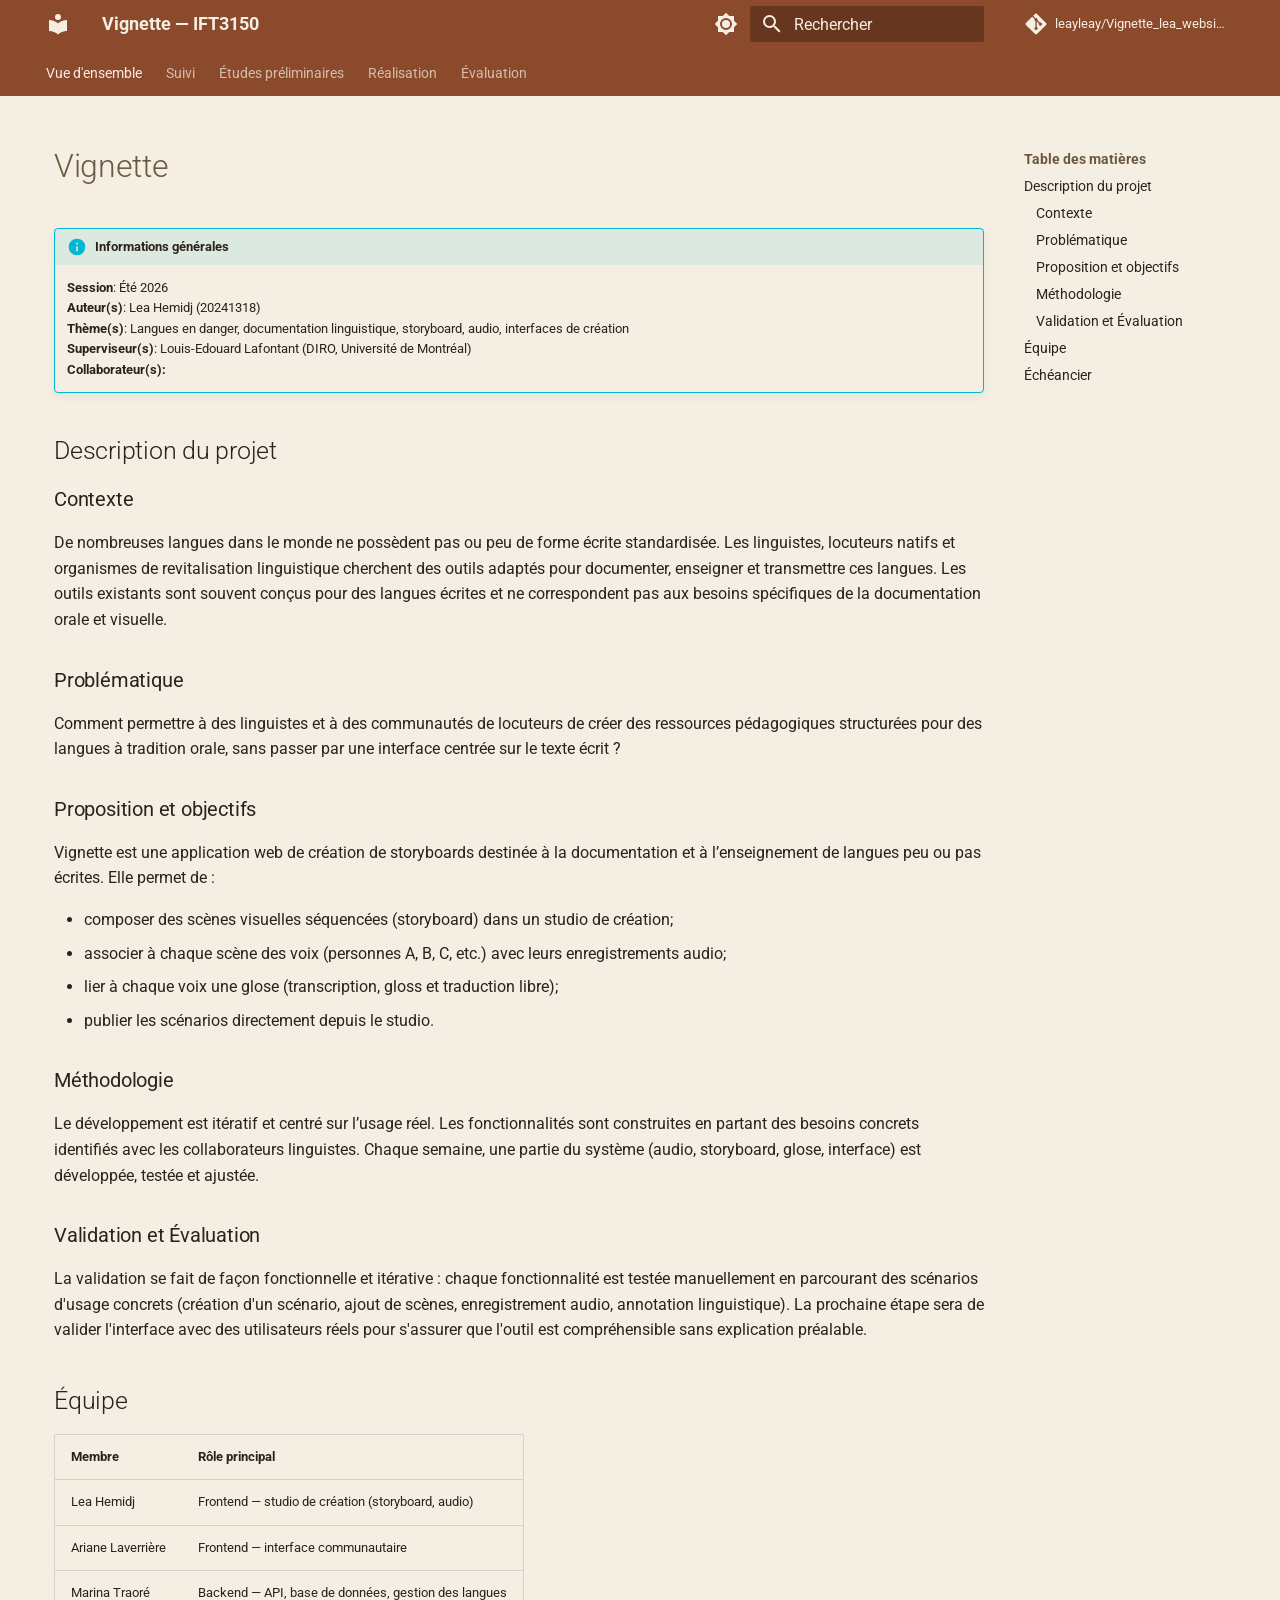
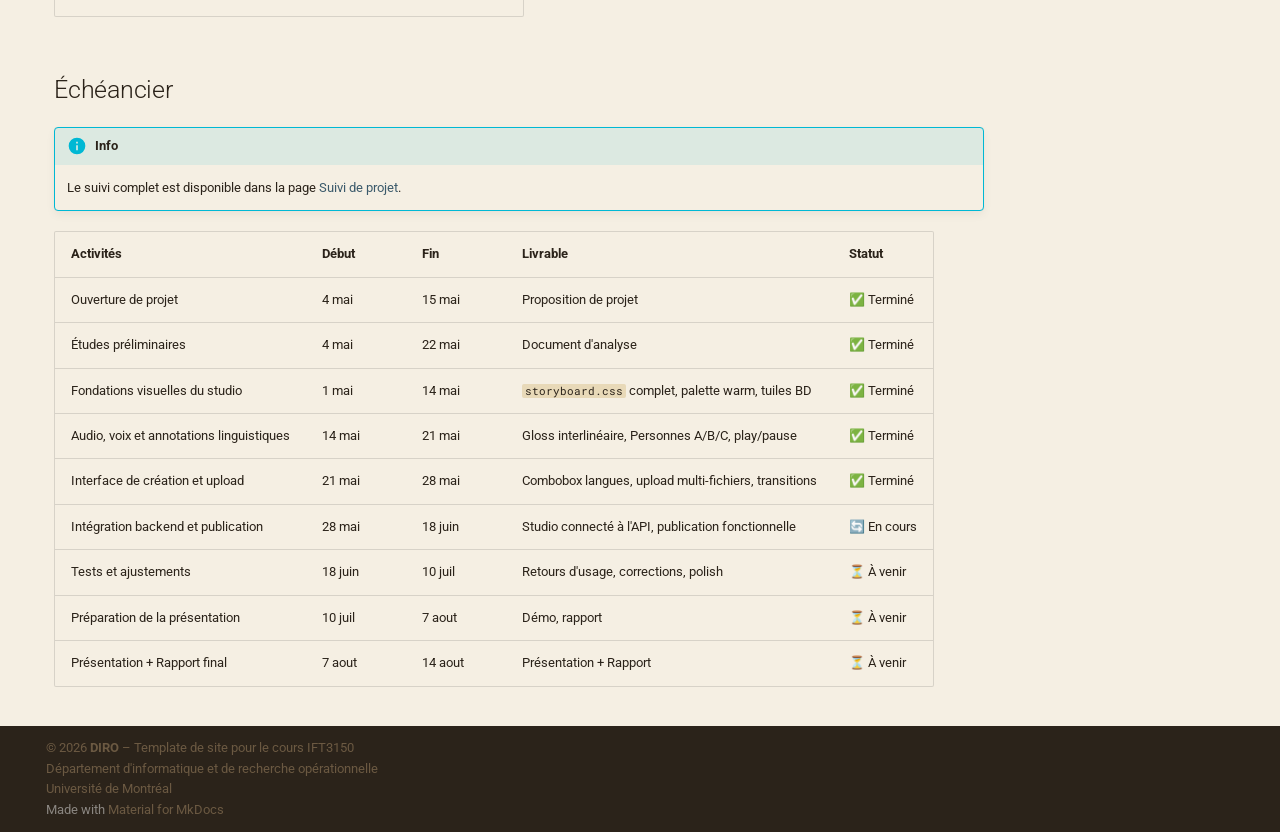
<file: index.html>
<!doctype html>
<html lang="fr" class="no-js">
  <head>
    
      <meta charset="utf-8">
      <meta name="viewport" content="width=device-width,initial-scale=1">
      
        <meta name="description" content="Site de suivi du projet Vignette, cours IFT3150">
      
      
        <meta name="author" content="Lea Hemidj">
      
      
        <link rel="canonical" href="https://leayleay.github.io/Vignette_lea_website/">
      
      
      
        <link rel="next" href="suivi/">
      
      
        
      
      
      <link rel="icon" href="assets/images/favicon.png">
      <meta name="generator" content="mkdocs-1.6.1, mkdocs-material-9.7.6">
    
    
      
        <title>Vue d'ensemble du projet - Vignette — IFT3150</title>
      
    
    
      <link rel="stylesheet" href="assets/stylesheets/main.484c7ddc.min.css">
      
        
        <link rel="stylesheet" href="assets/stylesheets/palette.ab4e12ef.min.css">
      
      


    
    
      
    
    
      
        
        
        <link rel="preconnect" href="https://fonts.gstatic.com" crossorigin>
        <link rel="stylesheet" href="https://fonts.googleapis.com/css?family=Roboto:300,300i,400,400i,700,700i%7CRoboto+Mono:400,400i,700,700i&display=fallback">
        <style>:root{--md-text-font:"Roboto";--md-code-font:"Roboto Mono"}</style>
      
    
    
      <link rel="stylesheet" href="css/theme.css">
    
    <script>__md_scope=new URL(".",location),__md_hash=e=>[...e].reduce(((e,_)=>(e<<5)-e+_.charCodeAt(0)),0),__md_get=(e,_=localStorage,t=__md_scope)=>JSON.parse(_.getItem(t.pathname+"."+e)),__md_set=(e,_,t=localStorage,a=__md_scope)=>{try{t.setItem(a.pathname+"."+e,JSON.stringify(_))}catch(e){}}</script>
    
      

    
    
  </head>
  
  
    
    
      
    
    
    
    
    <body dir="ltr" data-md-color-scheme="default" data-md-color-primary="custom" data-md-color-accent="custom">
  
    
    <input class="md-toggle" data-md-toggle="drawer" type="checkbox" id="__drawer" autocomplete="off">
    <input class="md-toggle" data-md-toggle="search" type="checkbox" id="__search" autocomplete="off">
    <label class="md-overlay" for="__drawer"></label>
    <div data-md-component="skip">
      
        
        <a href="#vignette" class="md-skip">
          Aller au contenu
        </a>
      
    </div>
    <div data-md-component="announce">
      
    </div>
    
    
      

<header class="md-header" data-md-component="header">
  <nav class="md-header__inner md-grid" aria-label="En-tête">
    <a href="." title="Vignette — IFT3150" class="md-header__button md-logo" aria-label="Vignette — IFT3150" data-md-component="logo">
      
  
  <svg xmlns="http://www.w3.org/2000/svg" viewBox="0 0 24 24"><path d="M12 8a3 3 0 0 0 3-3 3 3 0 0 0-3-3 3 3 0 0 0-3 3 3 3 0 0 0 3 3m0 3.54C9.64 9.35 6.5 8 3 8v11c3.5 0 6.64 1.35 9 3.54 2.36-2.19 5.5-3.54 9-3.54V8c-3.5 0-6.64 1.35-9 3.54"/></svg>

    </a>
    <label class="md-header__button md-icon" for="__drawer">
      
      <svg xmlns="http://www.w3.org/2000/svg" viewBox="0 0 24 24"><path d="M3 6h18v2H3zm0 5h18v2H3zm0 5h18v2H3z"/></svg>
    </label>
    <div class="md-header__title" data-md-component="header-title">
      <div class="md-header__ellipsis">
        <div class="md-header__topic">
          <span class="md-ellipsis">
            Vignette — IFT3150
          </span>
        </div>
        <div class="md-header__topic" data-md-component="header-topic">
          <span class="md-ellipsis">
            
              Vue d'ensemble du projet
            
          </span>
        </div>
      </div>
    </div>
    
      
        <form class="md-header__option" data-md-component="palette">
  
    
    
    
    <input class="md-option" data-md-color-media="" data-md-color-scheme="default" data-md-color-primary="custom" data-md-color-accent="custom"  aria-label="Switch to dark mode"  type="radio" name="__palette" id="__palette_0">
    
      <label class="md-header__button md-icon" title="Switch to dark mode" for="__palette_1" hidden>
        <svg xmlns="http://www.w3.org/2000/svg" viewBox="0 0 24 24"><path d="M12 8a4 4 0 0 0-4 4 4 4 0 0 0 4 4 4 4 0 0 0 4-4 4 4 0 0 0-4-4m0 10a6 6 0 0 1-6-6 6 6 0 0 1 6-6 6 6 0 0 1 6 6 6 6 0 0 1-6 6m8-9.31V4h-4.69L12 .69 8.69 4H4v4.69L.69 12 4 15.31V20h4.69L12 23.31 15.31 20H20v-4.69L23.31 12z"/></svg>
      </label>
    
  
    
    
    
    <input class="md-option" data-md-color-media="" data-md-color-scheme="slate" data-md-color-primary="custom" data-md-color-accent="custom"  aria-label="Switch to light mode"  type="radio" name="__palette" id="__palette_1">
    
      <label class="md-header__button md-icon" title="Switch to light mode" for="__palette_0" hidden>
        <svg xmlns="http://www.w3.org/2000/svg" viewBox="0 0 24 24"><path d="M12 18c-.89 0-1.74-.2-2.5-.55C11.56 16.5 13 14.42 13 12s-1.44-4.5-3.5-5.45C10.26 6.2 11.11 6 12 6a6 6 0 0 1 6 6 6 6 0 0 1-6 6m8-9.31V4h-4.69L12 .69 8.69 4H4v4.69L.69 12 4 15.31V20h4.69L12 23.31 15.31 20H20v-4.69L23.31 12z"/></svg>
      </label>
    
  
</form>
      
    
    
      <script>var palette=__md_get("__palette");if(palette&&palette.color){if("(prefers-color-scheme)"===palette.color.media){var media=matchMedia("(prefers-color-scheme: light)"),input=document.querySelector(media.matches?"[data-md-color-media='(prefers-color-scheme: light)']":"[data-md-color-media='(prefers-color-scheme: dark)']");palette.color.media=input.getAttribute("data-md-color-media"),palette.color.scheme=input.getAttribute("data-md-color-scheme"),palette.color.primary=input.getAttribute("data-md-color-primary"),palette.color.accent=input.getAttribute("data-md-color-accent")}for(var[key,value]of Object.entries(palette.color))document.body.setAttribute("data-md-color-"+key,value)}</script>
    
    
    
      
      
        <label class="md-header__button md-icon" for="__search">
          
          <svg xmlns="http://www.w3.org/2000/svg" viewBox="0 0 24 24"><path d="M9.5 3A6.5 6.5 0 0 1 16 9.5c0 1.61-.59 3.09-1.56 4.23l.27.27h.79l5 5-1.5 1.5-5-5v-.79l-.27-.27A6.52 6.52 0 0 1 9.5 16 6.5 6.5 0 0 1 3 9.5 6.5 6.5 0 0 1 9.5 3m0 2C7 5 5 7 5 9.5S7 14 9.5 14 14 12 14 9.5 12 5 9.5 5"/></svg>
        </label>
        <div class="md-search" data-md-component="search" role="dialog">
  <label class="md-search__overlay" for="__search"></label>
  <div class="md-search__inner" role="search">
    <form class="md-search__form" name="search">
      <input type="text" class="md-search__input" name="query" aria-label="Rechercher" placeholder="Rechercher" autocapitalize="off" autocorrect="off" autocomplete="off" spellcheck="false" data-md-component="search-query" required>
      <label class="md-search__icon md-icon" for="__search">
        
        <svg xmlns="http://www.w3.org/2000/svg" viewBox="0 0 24 24"><path d="M9.5 3A6.5 6.5 0 0 1 16 9.5c0 1.61-.59 3.09-1.56 4.23l.27.27h.79l5 5-1.5 1.5-5-5v-.79l-.27-.27A6.52 6.52 0 0 1 9.5 16 6.5 6.5 0 0 1 3 9.5 6.5 6.5 0 0 1 9.5 3m0 2C7 5 5 7 5 9.5S7 14 9.5 14 14 12 14 9.5 12 5 9.5 5"/></svg>
        
        <svg xmlns="http://www.w3.org/2000/svg" viewBox="0 0 24 24"><path d="M20 11v2H8l5.5 5.5-1.42 1.42L4.16 12l7.92-7.92L13.5 5.5 8 11z"/></svg>
      </label>
      <nav class="md-search__options" aria-label="Recherche">
        
          <a href="javascript:void(0)" class="md-search__icon md-icon" title="Partager" aria-label="Partager" data-clipboard data-clipboard-text="" data-md-component="search-share" tabindex="-1">
            
            <svg xmlns="http://www.w3.org/2000/svg" viewBox="0 0 24 24"><path d="M18 16.08c-.76 0-1.44.3-1.96.77L8.91 12.7c.05-.23.09-.46.09-.7s-.04-.47-.09-.7l7.05-4.11c.54.5 1.25.81 2.04.81a3 3 0 0 0 3-3 3 3 0 0 0-3-3 3 3 0 0 0-3 3c0 .24.04.47.09.7L8.04 9.81C7.5 9.31 6.79 9 6 9a3 3 0 0 0-3 3 3 3 0 0 0 3 3c.79 0 1.5-.31 2.04-.81l7.12 4.15c-.05.21-.08.43-.08.66 0 1.61 1.31 2.91 2.92 2.91s2.92-1.3 2.92-2.91A2.92 2.92 0 0 0 18 16.08"/></svg>
          </a>
        
        <button type="reset" class="md-search__icon md-icon" title="Effacer" aria-label="Effacer" tabindex="-1">
          
          <svg xmlns="http://www.w3.org/2000/svg" viewBox="0 0 24 24"><path d="M19 6.41 17.59 5 12 10.59 6.41 5 5 6.41 10.59 12 5 17.59 6.41 19 12 13.41 17.59 19 19 17.59 13.41 12z"/></svg>
        </button>
      </nav>
      
        <div class="md-search__suggest" data-md-component="search-suggest"></div>
      
    </form>
    <div class="md-search__output">
      <div class="md-search__scrollwrap" tabindex="0" data-md-scrollfix>
        <div class="md-search-result" data-md-component="search-result">
          <div class="md-search-result__meta">
            Initialisation de la recherche
          </div>
          <ol class="md-search-result__list" role="presentation"></ol>
        </div>
      </div>
    </div>
  </div>
</div>
      
    
    
      <div class="md-header__source">
        <a href="https://github.com/leayleay/Vignette_lea_website" title="Aller au dépôt" class="md-source" data-md-component="source">
  <div class="md-source__icon md-icon">
    
    <svg xmlns="http://www.w3.org/2000/svg" viewBox="0 0 448 512"><!--! Font Awesome Free 7.1.0 by @fontawesome - https://fontawesome.com License - https://fontawesome.com/license/free (Icons: CC BY 4.0, Fonts: SIL OFL 1.1, Code: MIT License) Copyright 2025 Fonticons, Inc.--><path d="M439.6 236.1 244 40.5c-5.4-5.5-12.8-8.5-20.4-8.5s-15 3-20.4 8.4L162.5 81l51.5 51.5c27.1-9.1 52.7 16.8 43.4 43.7l49.7 49.7c34.2-11.8 61.2 31 35.5 56.7-26.5 26.5-70.2-2.9-56-37.3L240.3 199v121.9c25.3 12.5 22.3 41.8 9.1 55-6.4 6.4-15.2 10.1-24.3 10.1s-17.8-3.6-24.3-10.1c-17.6-17.6-11.1-46.9 11.2-56v-123c-20.8-8.5-24.6-30.7-18.6-45L142.6 101 8.5 235.1C3 240.6 0 247.9 0 255.5s3 15 8.5 20.4l195.6 195.7c5.4 5.4 12.7 8.4 20.4 8.4s15-3 20.4-8.4l194.7-194.7c5.4-5.4 8.4-12.8 8.4-20.4s-3-15-8.4-20.4"/></svg>
  </div>
  <div class="md-source__repository">
    leayleay/Vignette_lea_website
  </div>
</a>
      </div>
    
  </nav>
  
</header>
    
    <div class="md-container" data-md-component="container">
      
      
        
          
            
<nav class="md-tabs" aria-label="Onglets" data-md-component="tabs">
  <div class="md-grid">
    <ul class="md-tabs__list">
      
        
  
  
  
    
  
  
    <li class="md-tabs__item md-tabs__item--active">
      <a href="." class="md-tabs__link">
        
  
  
    
  
  Vue d'ensemble

      </a>
    </li>
  

      
        
  
  
  
  
    <li class="md-tabs__item">
      <a href="suivi/" class="md-tabs__link">
        
  
  
    
  
  Suivi

      </a>
    </li>
  

      
        
  
  
  
  
    <li class="md-tabs__item">
      <a href="analyse/" class="md-tabs__link">
        
  
  
    
  
  Études préliminaires

      </a>
    </li>
  

      
        
  
  
  
  
    <li class="md-tabs__item">
      <a href="realisation/" class="md-tabs__link">
        
  
  
    
  
  Réalisation

      </a>
    </li>
  

      
        
  
  
  
  
    <li class="md-tabs__item">
      <a href="evaluation/" class="md-tabs__link">
        
  
  
    
  
  Évaluation

      </a>
    </li>
  

      
    </ul>
  </div>
</nav>
          
        
      
      <main class="md-main" data-md-component="main">
        <div class="md-main__inner md-grid">
          
            
              
              <div class="md-sidebar md-sidebar--primary" data-md-component="sidebar" data-md-type="navigation" >
                <div class="md-sidebar__scrollwrap">
                  <div class="md-sidebar__inner">
                    


  


<nav class="md-nav md-nav--primary md-nav--lifted" aria-label="Navigation" data-md-level="0">
  <label class="md-nav__title" for="__drawer">
    <a href="." title="Vignette — IFT3150" class="md-nav__button md-logo" aria-label="Vignette — IFT3150" data-md-component="logo">
      
  
  <svg xmlns="http://www.w3.org/2000/svg" viewBox="0 0 24 24"><path d="M12 8a3 3 0 0 0 3-3 3 3 0 0 0-3-3 3 3 0 0 0-3 3 3 3 0 0 0 3 3m0 3.54C9.64 9.35 6.5 8 3 8v11c3.5 0 6.64 1.35 9 3.54 2.36-2.19 5.5-3.54 9-3.54V8c-3.5 0-6.64 1.35-9 3.54"/></svg>

    </a>
    Vignette — IFT3150
  </label>
  
    <div class="md-nav__source">
      <a href="https://github.com/leayleay/Vignette_lea_website" title="Aller au dépôt" class="md-source" data-md-component="source">
  <div class="md-source__icon md-icon">
    
    <svg xmlns="http://www.w3.org/2000/svg" viewBox="0 0 448 512"><!--! Font Awesome Free 7.1.0 by @fontawesome - https://fontawesome.com License - https://fontawesome.com/license/free (Icons: CC BY 4.0, Fonts: SIL OFL 1.1, Code: MIT License) Copyright 2025 Fonticons, Inc.--><path d="M439.6 236.1 244 40.5c-5.4-5.5-12.8-8.5-20.4-8.5s-15 3-20.4 8.4L162.5 81l51.5 51.5c27.1-9.1 52.7 16.8 43.4 43.7l49.7 49.7c34.2-11.8 61.2 31 35.5 56.7-26.5 26.5-70.2-2.9-56-37.3L240.3 199v121.9c25.3 12.5 22.3 41.8 9.1 55-6.4 6.4-15.2 10.1-24.3 10.1s-17.8-3.6-24.3-10.1c-17.6-17.6-11.1-46.9 11.2-56v-123c-20.8-8.5-24.6-30.7-18.6-45L142.6 101 8.5 235.1C3 240.6 0 247.9 0 255.5s3 15 8.5 20.4l195.6 195.7c5.4 5.4 12.7 8.4 20.4 8.4s15-3 20.4-8.4l194.7-194.7c5.4-5.4 8.4-12.8 8.4-20.4s-3-15-8.4-20.4"/></svg>
  </div>
  <div class="md-source__repository">
    leayleay/Vignette_lea_website
  </div>
</a>
    </div>
  
  <ul class="md-nav__list" data-md-scrollfix>
    
      
      
  
  
    
  
  
  
    <li class="md-nav__item md-nav__item--active">
      
      <input class="md-nav__toggle md-toggle" type="checkbox" id="__toc">
      
      
        
      
      
        <label class="md-nav__link md-nav__link--active" for="__toc">
          
  
  
  <span class="md-ellipsis">
    
  
    Vue d'ensemble
  

    
  </span>
  
  

          <span class="md-nav__icon md-icon"></span>
        </label>
      
      <a href="." class="md-nav__link md-nav__link--active">
        
  
  
  <span class="md-ellipsis">
    
  
    Vue d'ensemble
  

    
  </span>
  
  

      </a>
      
        

<nav class="md-nav md-nav--secondary" aria-label="Table des matières">
  
  
  
    
  
  
    <label class="md-nav__title" for="__toc">
      <span class="md-nav__icon md-icon"></span>
      Table des matières
    </label>
    <ul class="md-nav__list" data-md-component="toc" data-md-scrollfix>
      
        <li class="md-nav__item">
  <a href="#description-du-projet" class="md-nav__link">
    <span class="md-ellipsis">
      
        Description du projet
      
    </span>
  </a>
  
    <nav class="md-nav" aria-label="Description du projet">
      <ul class="md-nav__list">
        
          <li class="md-nav__item">
  <a href="#contexte" class="md-nav__link">
    <span class="md-ellipsis">
      
        Contexte
      
    </span>
  </a>
  
</li>
        
          <li class="md-nav__item">
  <a href="#problematique" class="md-nav__link">
    <span class="md-ellipsis">
      
        Problématique
      
    </span>
  </a>
  
</li>
        
          <li class="md-nav__item">
  <a href="#proposition-et-objectifs" class="md-nav__link">
    <span class="md-ellipsis">
      
        Proposition et objectifs
      
    </span>
  </a>
  
</li>
        
          <li class="md-nav__item">
  <a href="#methodologie" class="md-nav__link">
    <span class="md-ellipsis">
      
        Méthodologie
      
    </span>
  </a>
  
</li>
        
          <li class="md-nav__item">
  <a href="#validation-et-evaluation" class="md-nav__link">
    <span class="md-ellipsis">
      
        Validation et Évaluation
      
    </span>
  </a>
  
</li>
        
      </ul>
    </nav>
  
</li>
      
        <li class="md-nav__item">
  <a href="#equipe" class="md-nav__link">
    <span class="md-ellipsis">
      
        Équipe
      
    </span>
  </a>
  
</li>
      
        <li class="md-nav__item">
  <a href="#echeancier" class="md-nav__link">
    <span class="md-ellipsis">
      
        Échéancier
      
    </span>
  </a>
  
</li>
      
    </ul>
  
</nav>
      
    </li>
  

    
      
      
  
  
  
  
    <li class="md-nav__item">
      <a href="suivi/" class="md-nav__link">
        
  
  
  <span class="md-ellipsis">
    
  
    Suivi
  

    
  </span>
  
  

      </a>
    </li>
  

    
      
      
  
  
  
  
    <li class="md-nav__item">
      <a href="analyse/" class="md-nav__link">
        
  
  
  <span class="md-ellipsis">
    
  
    Études préliminaires
  

    
  </span>
  
  

      </a>
    </li>
  

    
      
      
  
  
  
  
    <li class="md-nav__item">
      <a href="realisation/" class="md-nav__link">
        
  
  
  <span class="md-ellipsis">
    
  
    Réalisation
  

    
  </span>
  
  

      </a>
    </li>
  

    
      
      
  
  
  
  
    <li class="md-nav__item">
      <a href="evaluation/" class="md-nav__link">
        
  
  
  <span class="md-ellipsis">
    
  
    Évaluation
  

    
  </span>
  
  

      </a>
    </li>
  

    
  </ul>
</nav>
                  </div>
                </div>
              </div>
            
            
              
              <div class="md-sidebar md-sidebar--secondary" data-md-component="sidebar" data-md-type="toc" >
                <div class="md-sidebar__scrollwrap">
                  <div class="md-sidebar__inner">
                    

<nav class="md-nav md-nav--secondary" aria-label="Table des matières">
  
  
  
    
  
  
    <label class="md-nav__title" for="__toc">
      <span class="md-nav__icon md-icon"></span>
      Table des matières
    </label>
    <ul class="md-nav__list" data-md-component="toc" data-md-scrollfix>
      
        <li class="md-nav__item">
  <a href="#description-du-projet" class="md-nav__link">
    <span class="md-ellipsis">
      
        Description du projet
      
    </span>
  </a>
  
    <nav class="md-nav" aria-label="Description du projet">
      <ul class="md-nav__list">
        
          <li class="md-nav__item">
  <a href="#contexte" class="md-nav__link">
    <span class="md-ellipsis">
      
        Contexte
      
    </span>
  </a>
  
</li>
        
          <li class="md-nav__item">
  <a href="#problematique" class="md-nav__link">
    <span class="md-ellipsis">
      
        Problématique
      
    </span>
  </a>
  
</li>
        
          <li class="md-nav__item">
  <a href="#proposition-et-objectifs" class="md-nav__link">
    <span class="md-ellipsis">
      
        Proposition et objectifs
      
    </span>
  </a>
  
</li>
        
          <li class="md-nav__item">
  <a href="#methodologie" class="md-nav__link">
    <span class="md-ellipsis">
      
        Méthodologie
      
    </span>
  </a>
  
</li>
        
          <li class="md-nav__item">
  <a href="#validation-et-evaluation" class="md-nav__link">
    <span class="md-ellipsis">
      
        Validation et Évaluation
      
    </span>
  </a>
  
</li>
        
      </ul>
    </nav>
  
</li>
      
        <li class="md-nav__item">
  <a href="#equipe" class="md-nav__link">
    <span class="md-ellipsis">
      
        Équipe
      
    </span>
  </a>
  
</li>
      
        <li class="md-nav__item">
  <a href="#echeancier" class="md-nav__link">
    <span class="md-ellipsis">
      
        Échéancier
      
    </span>
  </a>
  
</li>
      
    </ul>
  
</nav>
                  </div>
                </div>
              </div>
            
          
          
            <div class="md-content" data-md-component="content">
              
              <article class="md-content__inner md-typeset">
                
                  


  
  


<style>
    @media screen and (min-width: 76em) {
        .md-sidebar--primary {
            display: none !important;
        }
    }
</style>

<h1 id="vignette">Vignette<a class="headerlink" href="#vignette" title="Permanent link">&para;</a></h1>
<div class="admonition info">
<p class="admonition-title">Informations générales</p>
<p><strong>Session</strong>: Été 2026<br />
<strong>Auteur(s)</strong>: Lea Hemidj (20241318)<br />
<strong>Thème(s)</strong>: Langues en danger, documentation linguistique, storyboard, audio, interfaces de création<br />
<strong>Superviseur(s)</strong>: Louis-Edouard Lafontant (DIRO, Université de Montréal)<br />
<strong>Collaborateur(s):</strong> <!-- Nom de(s) collaborateur(s) et partenaire(s) -->  </p>
</div>
<h2 id="description-du-projet">Description du projet<a class="headerlink" href="#description-du-projet" title="Permanent link">&para;</a></h2>
<h3 id="contexte">Contexte<a class="headerlink" href="#contexte" title="Permanent link">&para;</a></h3>
<p>De nombreuses langues dans le monde ne possèdent pas ou peu de forme écrite standardisée. Les linguistes, locuteurs natifs et organismes de revitalisation linguistique cherchent des outils adaptés pour documenter, enseigner et transmettre ces langues. Les outils existants sont souvent conçus pour des langues écrites et ne correspondent pas aux besoins spécifiques de la documentation orale et visuelle.</p>
<h3 id="problematique">Problématique<a class="headerlink" href="#problematique" title="Permanent link">&para;</a></h3>
<p>Comment permettre à des linguistes et à des communautés de locuteurs de créer des ressources pédagogiques structurées pour des langues à tradition orale, sans passer par une interface centrée sur le texte écrit ?</p>
<h3 id="proposition-et-objectifs">Proposition et objectifs<a class="headerlink" href="#proposition-et-objectifs" title="Permanent link">&para;</a></h3>
<p>Vignette est une application web de création de storyboards destinée à la documentation et à l’enseignement de langues peu ou pas écrites. Elle permet de :</p>
<ul>
<li>composer des scènes visuelles séquencées (storyboard) dans un studio de création;</li>
<li>associer à chaque scène des voix (personnes A, B, C, etc.) avec leurs enregistrements audio;</li>
<li>lier à chaque voix une glose (transcription, gloss et traduction libre);</li>
<li>publier les scénarios directement depuis le studio.</li>
</ul>
<h3 id="methodologie">Méthodologie<a class="headerlink" href="#methodologie" title="Permanent link">&para;</a></h3>
<p>Le développement est itératif et centré sur l’usage réel. Les fonctionnalités sont construites en partant des besoins concrets identifiés avec les collaborateurs linguistes. Chaque semaine, une partie du système (audio, storyboard, glose, interface) est développée, testée et ajustée.</p>
<h3 id="validation-et-evaluation">Validation et Évaluation<a class="headerlink" href="#validation-et-evaluation" title="Permanent link">&para;</a></h3>
<p>La validation se fait de façon fonctionnelle et itérative : chaque fonctionnalité est testée manuellement en parcourant des scénarios d'usage concrets (création d'un scénario, ajout de scènes, enregistrement audio, annotation linguistique). La prochaine étape sera de valider l'interface avec des utilisateurs réels pour s'assurer que l'outil est compréhensible sans explication préalable.</p>
<h2 id="equipe">Équipe<a class="headerlink" href="#equipe" title="Permanent link">&para;</a></h2>
<table>
<thead>
<tr>
<th>Membre</th>
<th>Rôle principal</th>
</tr>
</thead>
<tbody>
<tr>
<td>Lea Hemidj</td>
<td>Frontend — studio de création (storyboard, audio)</td>
</tr>
<tr>
<td>Ariane Laverrière</td>
<td>Frontend — interface communautaire</td>
</tr>
<tr>
<td>Marina Traoré</td>
<td>Backend — API, base de données, gestion des langues</td>
</tr>
</tbody>
</table>
<h2 id="echeancier">Échéancier<a class="headerlink" href="#echeancier" title="Permanent link">&para;</a></h2>
<div class="admonition info">
<p class="admonition-title">Info</p>
<p>Le suivi complet est disponible dans la page <a href="suivi/">Suivi de projet</a>.</p>
</div>
<table>
<thead>
<tr>
<th>Activités</th>
<th>Début</th>
<th>Fin</th>
<th>Livrable</th>
<th>Statut</th>
</tr>
</thead>
<tbody>
<tr>
<td>Ouverture de projet</td>
<td>4 mai</td>
<td>15 mai</td>
<td>Proposition de projet</td>
<td>✅ Terminé</td>
</tr>
<tr>
<td>Études préliminaires</td>
<td>4 mai</td>
<td>22 mai</td>
<td>Document d'analyse</td>
<td>✅ Terminé</td>
</tr>
<tr>
<td>Fondations visuelles du studio</td>
<td>1 mai</td>
<td>14 mai</td>
<td><code>storyboard.css</code> complet, palette warm, tuiles BD</td>
<td>✅ Terminé</td>
</tr>
<tr>
<td>Audio, voix et annotations linguistiques</td>
<td>14 mai</td>
<td>21 mai</td>
<td>Gloss interlinéaire, Personnes A/B/C, play/pause</td>
<td>✅ Terminé</td>
</tr>
<tr>
<td>Interface de création et upload</td>
<td>21 mai</td>
<td>28 mai</td>
<td>Combobox langues, upload multi-fichiers, transitions</td>
<td>✅ Terminé</td>
</tr>
<tr>
<td>Intégration backend et publication</td>
<td>28 mai</td>
<td>18 juin</td>
<td>Studio connecté à l'API, publication fonctionnelle</td>
<td>🔄 En cours</td>
</tr>
<tr>
<td>Tests et ajustements</td>
<td>18 juin</td>
<td>10 juil</td>
<td>Retours d'usage, corrections, polish</td>
<td>⏳ À venir</td>
</tr>
<tr>
<td>Préparation de la présentation</td>
<td>10 juil</td>
<td>7 aout</td>
<td>Démo, rapport</td>
<td>⏳ À venir</td>
</tr>
<tr>
<td>Présentation + Rapport final</td>
<td>7 aout</td>
<td>14 aout</td>
<td>Présentation + Rapport</td>
<td>⏳ À venir</td>
</tr>
</tbody>
</table>







  
  






                
              </article>
            </div>
          
          
  <script>var tabs=__md_get("__tabs");if(Array.isArray(tabs))e:for(var set of document.querySelectorAll(".tabbed-set")){var labels=set.querySelector(".tabbed-labels");for(var tab of tabs)for(var label of labels.getElementsByTagName("label"))if(label.innerText.trim()===tab){var input=document.getElementById(label.htmlFor);input.checked=!0;continue e}}</script>

<script>var target=document.getElementById(location.hash.slice(1));target&&target.name&&(target.checked=target.name.startsWith("__tabbed_"))</script>
        </div>
        
          <button type="button" class="md-top md-icon" data-md-component="top" hidden>
  
  <svg xmlns="http://www.w3.org/2000/svg" viewBox="0 0 24 24"><path d="M13 20h-2V8l-5.5 5.5-1.42-1.42L12 4.16l7.92 7.92-1.42 1.42L13 8z"/></svg>
  Retour en haut de la page
</button>
        
      </main>
      
        <footer class="md-footer">
  
  <div class="md-footer-meta md-typeset">
    <div class="md-footer-meta__inner md-grid">
      <div class="md-copyright">
  
    <div class="md-copyright__highlight">
      &copy; 2026 <b>DIRO</b> &ndash; Template de site pour le cours IFT3150 <br>Département d'informatique et de recherche opérationnelle <br>Université de Montréal
    </div>
  
  
    Made with
    <a href="https://squidfunk.github.io/mkdocs-material/" target="_blank" rel="noopener">
      Material for MkDocs
    </a>
  
</div>
      
    </div>
  </div>
</footer>
      
    </div>
    <div class="md-dialog" data-md-component="dialog">
      <div class="md-dialog__inner md-typeset"></div>
    </div>
    
    
    
      
      
      <script id="__config" type="application/json">{"annotate": null, "base": ".", "features": ["navigation.instant", "navigation.tabs", "navigation.sections", "navigation.expand", "navigation.top", "search.highlight", "search.suggest", "search.share", "content.tabs.link", "content.code.copy", "content.code.annotate"], "search": "assets/javascripts/workers/search.2c215733.min.js", "tags": null, "translations": {"clipboard.copied": "Copi\u00e9 dans le presse-papier", "clipboard.copy": "Copier dans le presse-papier", "search.result.more.one": "1 de plus sur cette page", "search.result.more.other": "# de plus sur cette page", "search.result.none": "Aucun document trouv\u00e9", "search.result.one": "1 document trouv\u00e9", "search.result.other": "# documents trouv\u00e9s", "search.result.placeholder": "Taper pour d\u00e9marrer la recherche", "search.result.term.missing": "Non trouv\u00e9", "select.version": "S\u00e9lectionner la version"}, "version": null}</script>
    
    
      <script src="assets/javascripts/bundle.79ae519e.min.js"></script>
      
    
  </body>
</html>
</file>
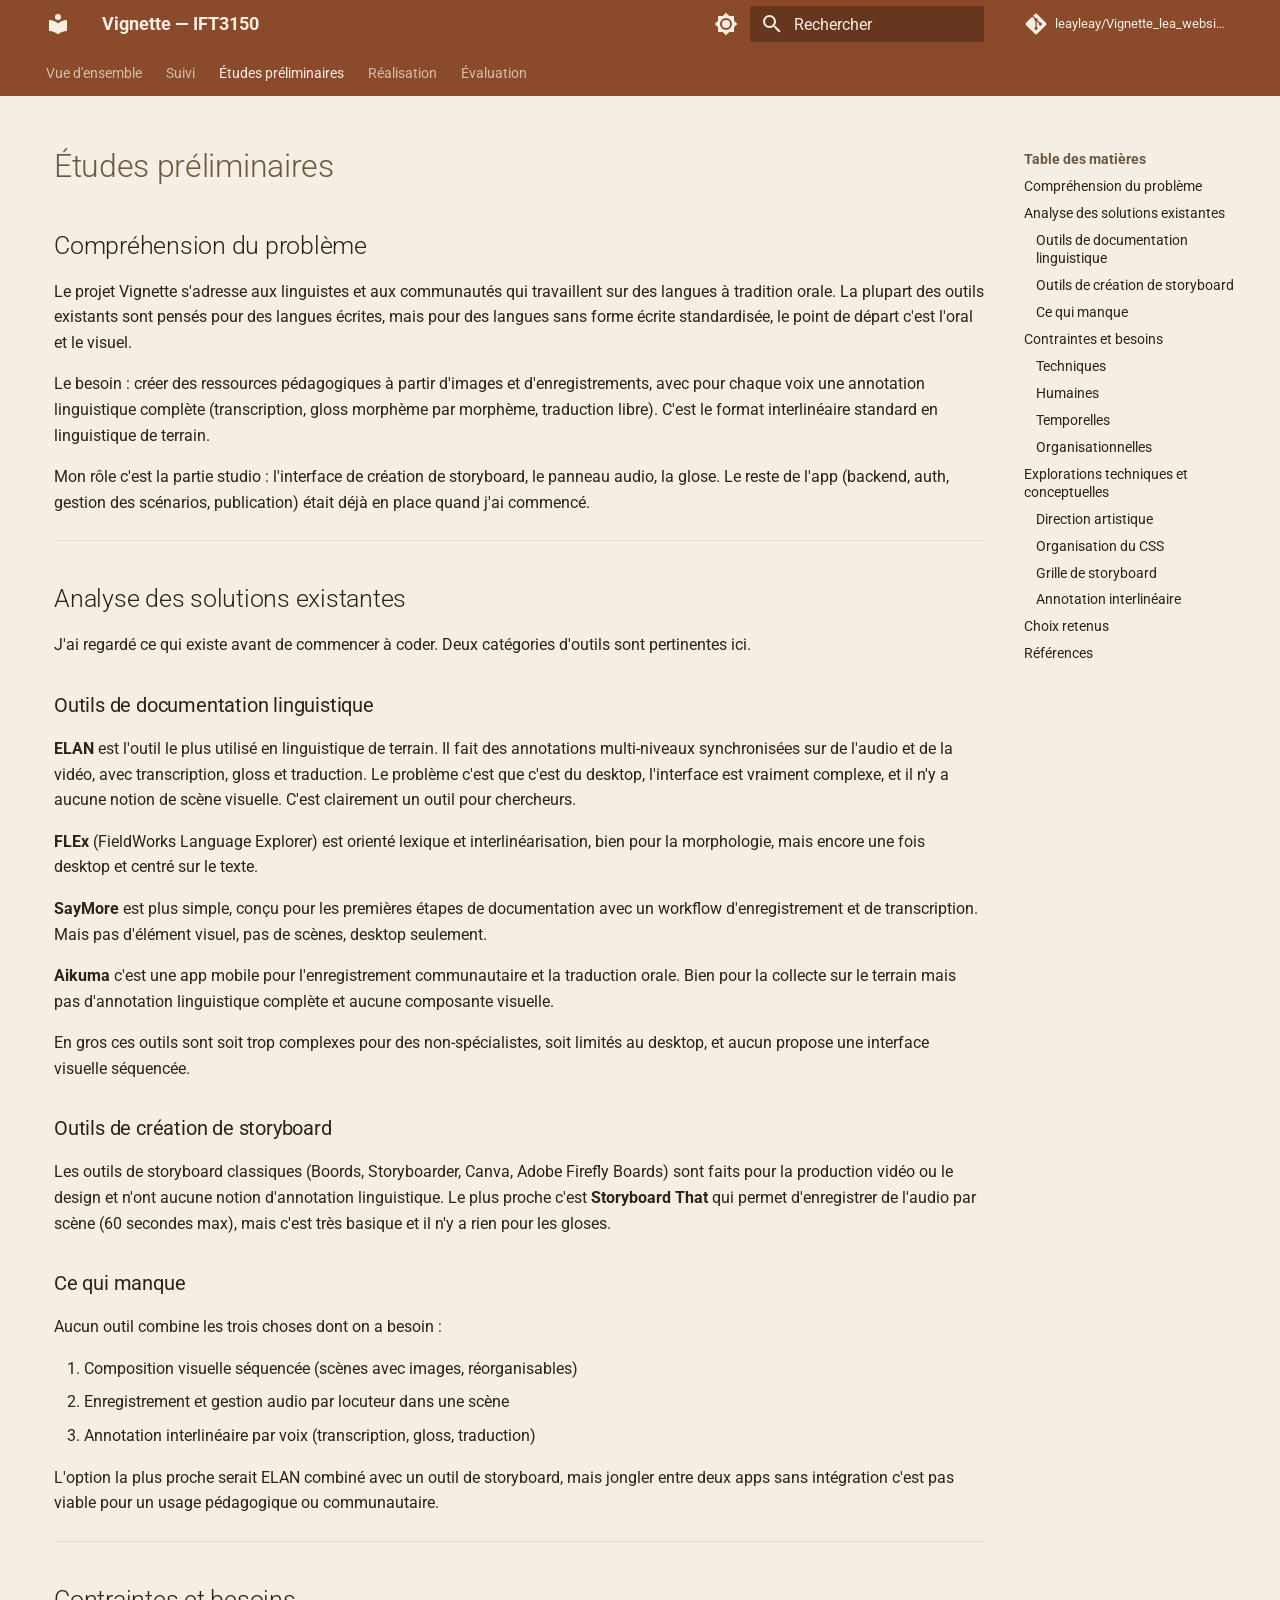
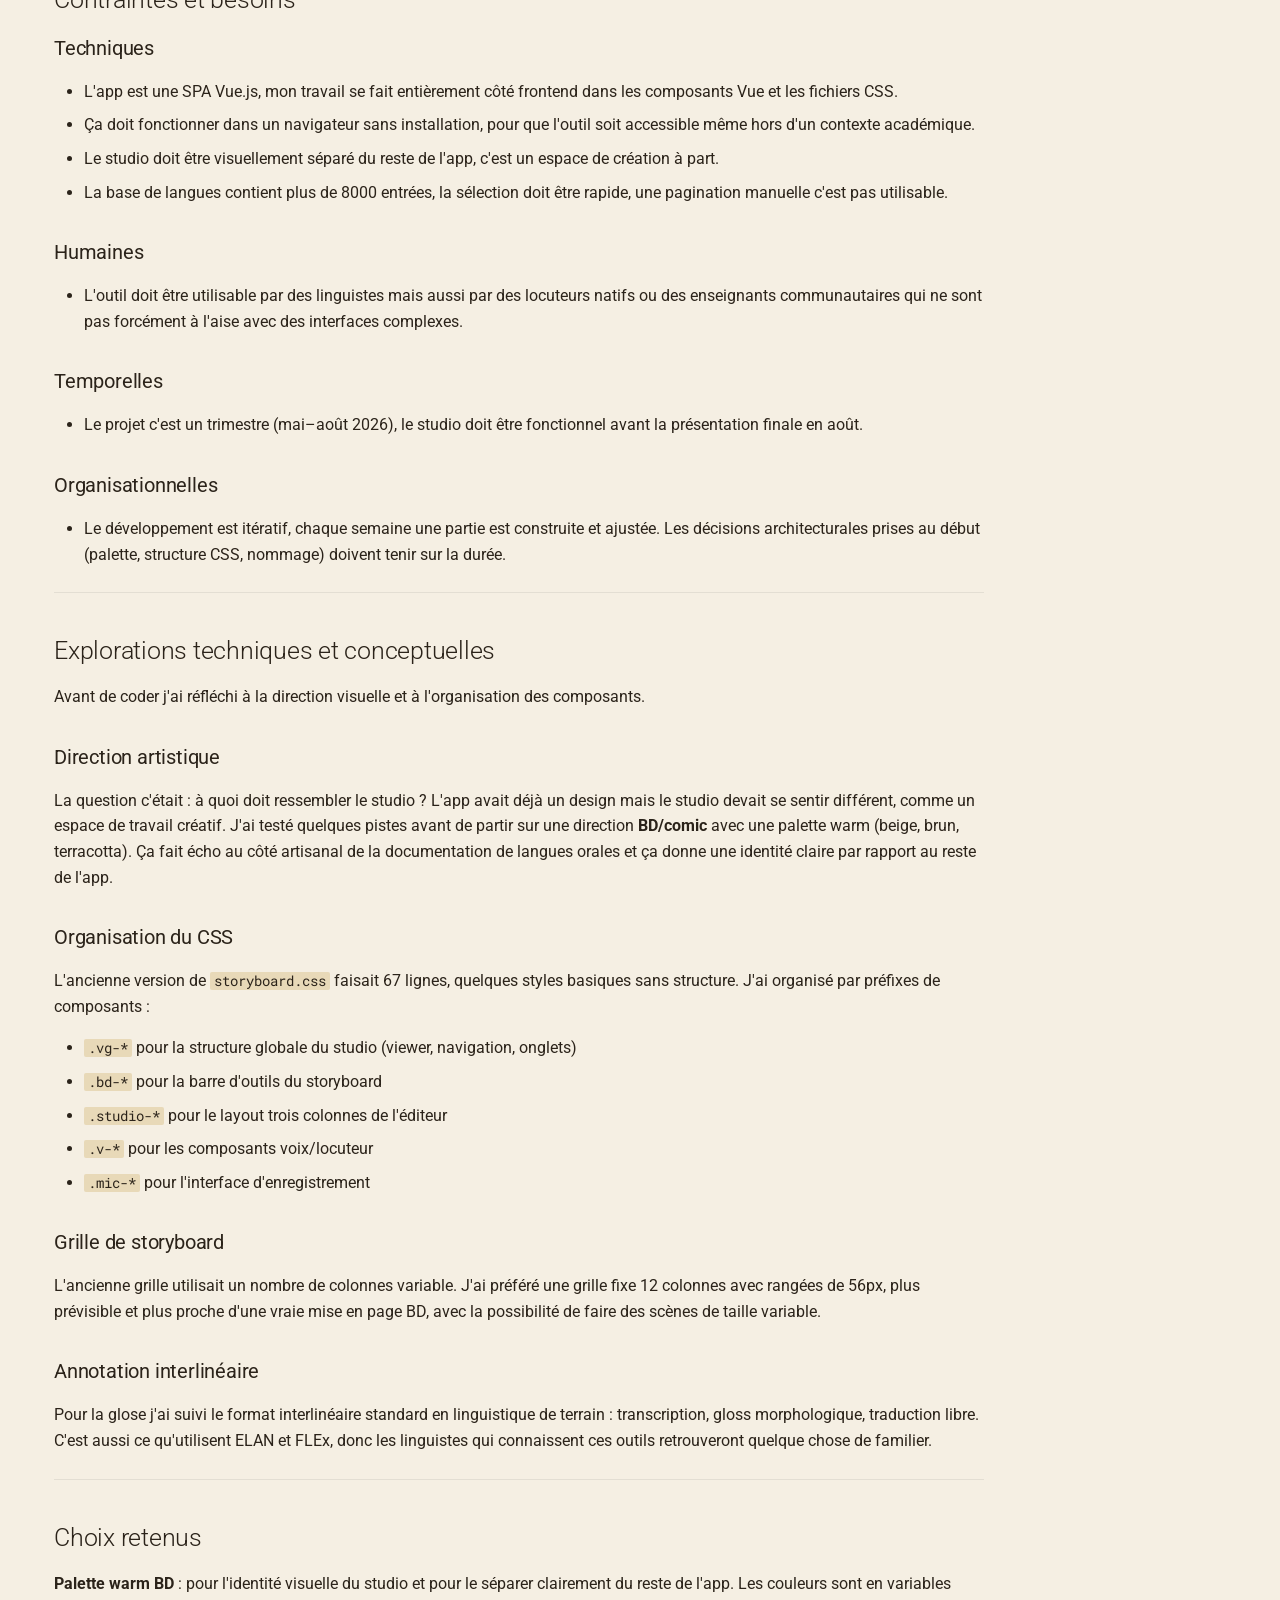
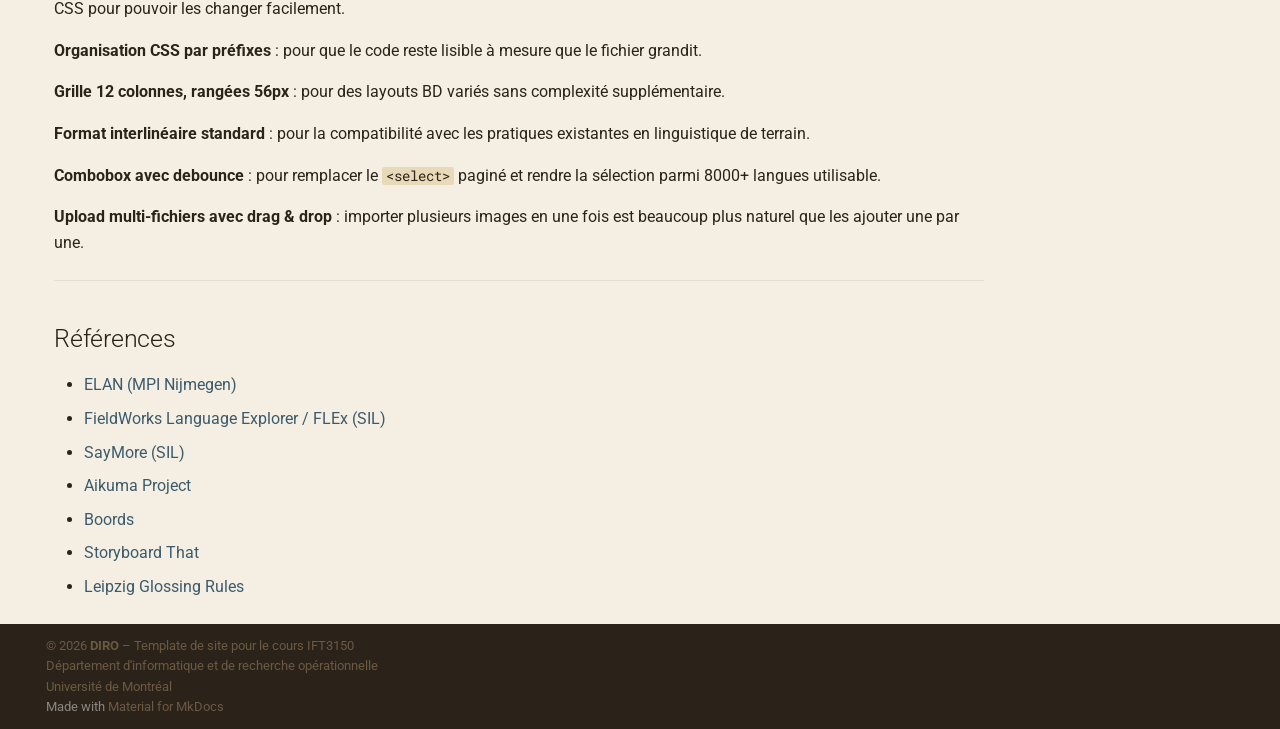
<file: analyse/index.html>
<!doctype html>
<html lang="fr" class="no-js">
  <head>
    
      <meta charset="utf-8">
      <meta name="viewport" content="width=device-width,initial-scale=1">
      
        <meta name="description" content="Site de suivi du projet Vignette, cours IFT3150">
      
      
        <meta name="author" content="Lea Hemidj">
      
      
        <link rel="canonical" href="https://leayleay.github.io/Vignette_lea_website/analyse/">
      
      
        <link rel="prev" href="../suivi/">
      
      
        <link rel="next" href="../realisation/">
      
      
        
      
      
      <link rel="icon" href="../assets/images/favicon.png">
      <meta name="generator" content="mkdocs-1.6.1, mkdocs-material-9.7.6">
    
    
      
        <title>Études préliminaires - Vignette — IFT3150</title>
      
    
    
      <link rel="stylesheet" href="../assets/stylesheets/main.484c7ddc.min.css">
      
        
        <link rel="stylesheet" href="../assets/stylesheets/palette.ab4e12ef.min.css">
      
      


    
    
      
    
    
      
        
        
        <link rel="preconnect" href="https://fonts.gstatic.com" crossorigin>
        <link rel="stylesheet" href="https://fonts.googleapis.com/css?family=Roboto:300,300i,400,400i,700,700i%7CRoboto+Mono:400,400i,700,700i&display=fallback">
        <style>:root{--md-text-font:"Roboto";--md-code-font:"Roboto Mono"}</style>
      
    
    
      <link rel="stylesheet" href="../css/theme.css">
    
    <script>__md_scope=new URL("..",location),__md_hash=e=>[...e].reduce(((e,_)=>(e<<5)-e+_.charCodeAt(0)),0),__md_get=(e,_=localStorage,t=__md_scope)=>JSON.parse(_.getItem(t.pathname+"."+e)),__md_set=(e,_,t=localStorage,a=__md_scope)=>{try{t.setItem(a.pathname+"."+e,JSON.stringify(_))}catch(e){}}</script>
    
      

    
    
  </head>
  
  
    
    
      
    
    
    
    
    <body dir="ltr" data-md-color-scheme="default" data-md-color-primary="custom" data-md-color-accent="custom">
  
    
    <input class="md-toggle" data-md-toggle="drawer" type="checkbox" id="__drawer" autocomplete="off">
    <input class="md-toggle" data-md-toggle="search" type="checkbox" id="__search" autocomplete="off">
    <label class="md-overlay" for="__drawer"></label>
    <div data-md-component="skip">
      
        
        <a href="#etudes-preliminaires" class="md-skip">
          Aller au contenu
        </a>
      
    </div>
    <div data-md-component="announce">
      
    </div>
    
    
      

<header class="md-header" data-md-component="header">
  <nav class="md-header__inner md-grid" aria-label="En-tête">
    <a href=".." title="Vignette — IFT3150" class="md-header__button md-logo" aria-label="Vignette — IFT3150" data-md-component="logo">
      
  
  <svg xmlns="http://www.w3.org/2000/svg" viewBox="0 0 24 24"><path d="M12 8a3 3 0 0 0 3-3 3 3 0 0 0-3-3 3 3 0 0 0-3 3 3 3 0 0 0 3 3m0 3.54C9.64 9.35 6.5 8 3 8v11c3.5 0 6.64 1.35 9 3.54 2.36-2.19 5.5-3.54 9-3.54V8c-3.5 0-6.64 1.35-9 3.54"/></svg>

    </a>
    <label class="md-header__button md-icon" for="__drawer">
      
      <svg xmlns="http://www.w3.org/2000/svg" viewBox="0 0 24 24"><path d="M3 6h18v2H3zm0 5h18v2H3zm0 5h18v2H3z"/></svg>
    </label>
    <div class="md-header__title" data-md-component="header-title">
      <div class="md-header__ellipsis">
        <div class="md-header__topic">
          <span class="md-ellipsis">
            Vignette — IFT3150
          </span>
        </div>
        <div class="md-header__topic" data-md-component="header-topic">
          <span class="md-ellipsis">
            
              Études préliminaires
            
          </span>
        </div>
      </div>
    </div>
    
      
        <form class="md-header__option" data-md-component="palette">
  
    
    
    
    <input class="md-option" data-md-color-media="" data-md-color-scheme="default" data-md-color-primary="custom" data-md-color-accent="custom"  aria-label="Switch to dark mode"  type="radio" name="__palette" id="__palette_0">
    
      <label class="md-header__button md-icon" title="Switch to dark mode" for="__palette_1" hidden>
        <svg xmlns="http://www.w3.org/2000/svg" viewBox="0 0 24 24"><path d="M12 8a4 4 0 0 0-4 4 4 4 0 0 0 4 4 4 4 0 0 0 4-4 4 4 0 0 0-4-4m0 10a6 6 0 0 1-6-6 6 6 0 0 1 6-6 6 6 0 0 1 6 6 6 6 0 0 1-6 6m8-9.31V4h-4.69L12 .69 8.69 4H4v4.69L.69 12 4 15.31V20h4.69L12 23.31 15.31 20H20v-4.69L23.31 12z"/></svg>
      </label>
    
  
    
    
    
    <input class="md-option" data-md-color-media="" data-md-color-scheme="slate" data-md-color-primary="custom" data-md-color-accent="custom"  aria-label="Switch to light mode"  type="radio" name="__palette" id="__palette_1">
    
      <label class="md-header__button md-icon" title="Switch to light mode" for="__palette_0" hidden>
        <svg xmlns="http://www.w3.org/2000/svg" viewBox="0 0 24 24"><path d="M12 18c-.89 0-1.74-.2-2.5-.55C11.56 16.5 13 14.42 13 12s-1.44-4.5-3.5-5.45C10.26 6.2 11.11 6 12 6a6 6 0 0 1 6 6 6 6 0 0 1-6 6m8-9.31V4h-4.69L12 .69 8.69 4H4v4.69L.69 12 4 15.31V20h4.69L12 23.31 15.31 20H20v-4.69L23.31 12z"/></svg>
      </label>
    
  
</form>
      
    
    
      <script>var palette=__md_get("__palette");if(palette&&palette.color){if("(prefers-color-scheme)"===palette.color.media){var media=matchMedia("(prefers-color-scheme: light)"),input=document.querySelector(media.matches?"[data-md-color-media='(prefers-color-scheme: light)']":"[data-md-color-media='(prefers-color-scheme: dark)']");palette.color.media=input.getAttribute("data-md-color-media"),palette.color.scheme=input.getAttribute("data-md-color-scheme"),palette.color.primary=input.getAttribute("data-md-color-primary"),palette.color.accent=input.getAttribute("data-md-color-accent")}for(var[key,value]of Object.entries(palette.color))document.body.setAttribute("data-md-color-"+key,value)}</script>
    
    
    
      
      
        <label class="md-header__button md-icon" for="__search">
          
          <svg xmlns="http://www.w3.org/2000/svg" viewBox="0 0 24 24"><path d="M9.5 3A6.5 6.5 0 0 1 16 9.5c0 1.61-.59 3.09-1.56 4.23l.27.27h.79l5 5-1.5 1.5-5-5v-.79l-.27-.27A6.52 6.52 0 0 1 9.5 16 6.5 6.5 0 0 1 3 9.5 6.5 6.5 0 0 1 9.5 3m0 2C7 5 5 7 5 9.5S7 14 9.5 14 14 12 14 9.5 12 5 9.5 5"/></svg>
        </label>
        <div class="md-search" data-md-component="search" role="dialog">
  <label class="md-search__overlay" for="__search"></label>
  <div class="md-search__inner" role="search">
    <form class="md-search__form" name="search">
      <input type="text" class="md-search__input" name="query" aria-label="Rechercher" placeholder="Rechercher" autocapitalize="off" autocorrect="off" autocomplete="off" spellcheck="false" data-md-component="search-query" required>
      <label class="md-search__icon md-icon" for="__search">
        
        <svg xmlns="http://www.w3.org/2000/svg" viewBox="0 0 24 24"><path d="M9.5 3A6.5 6.5 0 0 1 16 9.5c0 1.61-.59 3.09-1.56 4.23l.27.27h.79l5 5-1.5 1.5-5-5v-.79l-.27-.27A6.52 6.52 0 0 1 9.5 16 6.5 6.5 0 0 1 3 9.5 6.5 6.5 0 0 1 9.5 3m0 2C7 5 5 7 5 9.5S7 14 9.5 14 14 12 14 9.5 12 5 9.5 5"/></svg>
        
        <svg xmlns="http://www.w3.org/2000/svg" viewBox="0 0 24 24"><path d="M20 11v2H8l5.5 5.5-1.42 1.42L4.16 12l7.92-7.92L13.5 5.5 8 11z"/></svg>
      </label>
      <nav class="md-search__options" aria-label="Recherche">
        
          <a href="javascript:void(0)" class="md-search__icon md-icon" title="Partager" aria-label="Partager" data-clipboard data-clipboard-text="" data-md-component="search-share" tabindex="-1">
            
            <svg xmlns="http://www.w3.org/2000/svg" viewBox="0 0 24 24"><path d="M18 16.08c-.76 0-1.44.3-1.96.77L8.91 12.7c.05-.23.09-.46.09-.7s-.04-.47-.09-.7l7.05-4.11c.54.5 1.25.81 2.04.81a3 3 0 0 0 3-3 3 3 0 0 0-3-3 3 3 0 0 0-3 3c0 .24.04.47.09.7L8.04 9.81C7.5 9.31 6.79 9 6 9a3 3 0 0 0-3 3 3 3 0 0 0 3 3c.79 0 1.5-.31 2.04-.81l7.12 4.15c-.05.21-.08.43-.08.66 0 1.61 1.31 2.91 2.92 2.91s2.92-1.3 2.92-2.91A2.92 2.92 0 0 0 18 16.08"/></svg>
          </a>
        
        <button type="reset" class="md-search__icon md-icon" title="Effacer" aria-label="Effacer" tabindex="-1">
          
          <svg xmlns="http://www.w3.org/2000/svg" viewBox="0 0 24 24"><path d="M19 6.41 17.59 5 12 10.59 6.41 5 5 6.41 10.59 12 5 17.59 6.41 19 12 13.41 17.59 19 19 17.59 13.41 12z"/></svg>
        </button>
      </nav>
      
        <div class="md-search__suggest" data-md-component="search-suggest"></div>
      
    </form>
    <div class="md-search__output">
      <div class="md-search__scrollwrap" tabindex="0" data-md-scrollfix>
        <div class="md-search-result" data-md-component="search-result">
          <div class="md-search-result__meta">
            Initialisation de la recherche
          </div>
          <ol class="md-search-result__list" role="presentation"></ol>
        </div>
      </div>
    </div>
  </div>
</div>
      
    
    
      <div class="md-header__source">
        <a href="https://github.com/leayleay/Vignette_lea_website" title="Aller au dépôt" class="md-source" data-md-component="source">
  <div class="md-source__icon md-icon">
    
    <svg xmlns="http://www.w3.org/2000/svg" viewBox="0 0 448 512"><!--! Font Awesome Free 7.1.0 by @fontawesome - https://fontawesome.com License - https://fontawesome.com/license/free (Icons: CC BY 4.0, Fonts: SIL OFL 1.1, Code: MIT License) Copyright 2025 Fonticons, Inc.--><path d="M439.6 236.1 244 40.5c-5.4-5.5-12.8-8.5-20.4-8.5s-15 3-20.4 8.4L162.5 81l51.5 51.5c27.1-9.1 52.7 16.8 43.4 43.7l49.7 49.7c34.2-11.8 61.2 31 35.5 56.7-26.5 26.5-70.2-2.9-56-37.3L240.3 199v121.9c25.3 12.5 22.3 41.8 9.1 55-6.4 6.4-15.2 10.1-24.3 10.1s-17.8-3.6-24.3-10.1c-17.6-17.6-11.1-46.9 11.2-56v-123c-20.8-8.5-24.6-30.7-18.6-45L142.6 101 8.5 235.1C3 240.6 0 247.9 0 255.5s3 15 8.5 20.4l195.6 195.7c5.4 5.4 12.7 8.4 20.4 8.4s15-3 20.4-8.4l194.7-194.7c5.4-5.4 8.4-12.8 8.4-20.4s-3-15-8.4-20.4"/></svg>
  </div>
  <div class="md-source__repository">
    leayleay/Vignette_lea_website
  </div>
</a>
      </div>
    
  </nav>
  
</header>
    
    <div class="md-container" data-md-component="container">
      
      
        
          
            
<nav class="md-tabs" aria-label="Onglets" data-md-component="tabs">
  <div class="md-grid">
    <ul class="md-tabs__list">
      
        
  
  
  
  
    <li class="md-tabs__item">
      <a href=".." class="md-tabs__link">
        
  
  
    
  
  Vue d'ensemble

      </a>
    </li>
  

      
        
  
  
  
  
    <li class="md-tabs__item">
      <a href="../suivi/" class="md-tabs__link">
        
  
  
    
  
  Suivi

      </a>
    </li>
  

      
        
  
  
  
    
  
  
    <li class="md-tabs__item md-tabs__item--active">
      <a href="./" class="md-tabs__link">
        
  
  
    
  
  Études préliminaires

      </a>
    </li>
  

      
        
  
  
  
  
    <li class="md-tabs__item">
      <a href="../realisation/" class="md-tabs__link">
        
  
  
    
  
  Réalisation

      </a>
    </li>
  

      
        
  
  
  
  
    <li class="md-tabs__item">
      <a href="../evaluation/" class="md-tabs__link">
        
  
  
    
  
  Évaluation

      </a>
    </li>
  

      
    </ul>
  </div>
</nav>
          
        
      
      <main class="md-main" data-md-component="main">
        <div class="md-main__inner md-grid">
          
            
              
              <div class="md-sidebar md-sidebar--primary" data-md-component="sidebar" data-md-type="navigation" >
                <div class="md-sidebar__scrollwrap">
                  <div class="md-sidebar__inner">
                    


  


<nav class="md-nav md-nav--primary md-nav--lifted" aria-label="Navigation" data-md-level="0">
  <label class="md-nav__title" for="__drawer">
    <a href=".." title="Vignette — IFT3150" class="md-nav__button md-logo" aria-label="Vignette — IFT3150" data-md-component="logo">
      
  
  <svg xmlns="http://www.w3.org/2000/svg" viewBox="0 0 24 24"><path d="M12 8a3 3 0 0 0 3-3 3 3 0 0 0-3-3 3 3 0 0 0-3 3 3 3 0 0 0 3 3m0 3.54C9.64 9.35 6.5 8 3 8v11c3.5 0 6.64 1.35 9 3.54 2.36-2.19 5.5-3.54 9-3.54V8c-3.5 0-6.64 1.35-9 3.54"/></svg>

    </a>
    Vignette — IFT3150
  </label>
  
    <div class="md-nav__source">
      <a href="https://github.com/leayleay/Vignette_lea_website" title="Aller au dépôt" class="md-source" data-md-component="source">
  <div class="md-source__icon md-icon">
    
    <svg xmlns="http://www.w3.org/2000/svg" viewBox="0 0 448 512"><!--! Font Awesome Free 7.1.0 by @fontawesome - https://fontawesome.com License - https://fontawesome.com/license/free (Icons: CC BY 4.0, Fonts: SIL OFL 1.1, Code: MIT License) Copyright 2025 Fonticons, Inc.--><path d="M439.6 236.1 244 40.5c-5.4-5.5-12.8-8.5-20.4-8.5s-15 3-20.4 8.4L162.5 81l51.5 51.5c27.1-9.1 52.7 16.8 43.4 43.7l49.7 49.7c34.2-11.8 61.2 31 35.5 56.7-26.5 26.5-70.2-2.9-56-37.3L240.3 199v121.9c25.3 12.5 22.3 41.8 9.1 55-6.4 6.4-15.2 10.1-24.3 10.1s-17.8-3.6-24.3-10.1c-17.6-17.6-11.1-46.9 11.2-56v-123c-20.8-8.5-24.6-30.7-18.6-45L142.6 101 8.5 235.1C3 240.6 0 247.9 0 255.5s3 15 8.5 20.4l195.6 195.7c5.4 5.4 12.7 8.4 20.4 8.4s15-3 20.4-8.4l194.7-194.7c5.4-5.4 8.4-12.8 8.4-20.4s-3-15-8.4-20.4"/></svg>
  </div>
  <div class="md-source__repository">
    leayleay/Vignette_lea_website
  </div>
</a>
    </div>
  
  <ul class="md-nav__list" data-md-scrollfix>
    
      
      
  
  
  
  
    <li class="md-nav__item">
      <a href=".." class="md-nav__link">
        
  
  
  <span class="md-ellipsis">
    
  
    Vue d'ensemble
  

    
  </span>
  
  

      </a>
    </li>
  

    
      
      
  
  
  
  
    <li class="md-nav__item">
      <a href="../suivi/" class="md-nav__link">
        
  
  
  <span class="md-ellipsis">
    
  
    Suivi
  

    
  </span>
  
  

      </a>
    </li>
  

    
      
      
  
  
    
  
  
  
    <li class="md-nav__item md-nav__item--active">
      
      <input class="md-nav__toggle md-toggle" type="checkbox" id="__toc">
      
      
        
      
      
        <label class="md-nav__link md-nav__link--active" for="__toc">
          
  
  
  <span class="md-ellipsis">
    
  
    Études préliminaires
  

    
  </span>
  
  

          <span class="md-nav__icon md-icon"></span>
        </label>
      
      <a href="./" class="md-nav__link md-nav__link--active">
        
  
  
  <span class="md-ellipsis">
    
  
    Études préliminaires
  

    
  </span>
  
  

      </a>
      
        

<nav class="md-nav md-nav--secondary" aria-label="Table des matières">
  
  
  
    
  
  
    <label class="md-nav__title" for="__toc">
      <span class="md-nav__icon md-icon"></span>
      Table des matières
    </label>
    <ul class="md-nav__list" data-md-component="toc" data-md-scrollfix>
      
        <li class="md-nav__item">
  <a href="#comprehension-du-probleme" class="md-nav__link">
    <span class="md-ellipsis">
      
        Compréhension du problème
      
    </span>
  </a>
  
</li>
      
        <li class="md-nav__item">
  <a href="#analyse-des-solutions-existantes" class="md-nav__link">
    <span class="md-ellipsis">
      
        Analyse des solutions existantes
      
    </span>
  </a>
  
    <nav class="md-nav" aria-label="Analyse des solutions existantes">
      <ul class="md-nav__list">
        
          <li class="md-nav__item">
  <a href="#outils-de-documentation-linguistique" class="md-nav__link">
    <span class="md-ellipsis">
      
        Outils de documentation linguistique
      
    </span>
  </a>
  
</li>
        
          <li class="md-nav__item">
  <a href="#outils-de-creation-de-storyboard" class="md-nav__link">
    <span class="md-ellipsis">
      
        Outils de création de storyboard
      
    </span>
  </a>
  
</li>
        
          <li class="md-nav__item">
  <a href="#ce-qui-manque" class="md-nav__link">
    <span class="md-ellipsis">
      
        Ce qui manque
      
    </span>
  </a>
  
</li>
        
      </ul>
    </nav>
  
</li>
      
        <li class="md-nav__item">
  <a href="#contraintes-et-besoins" class="md-nav__link">
    <span class="md-ellipsis">
      
        Contraintes et besoins
      
    </span>
  </a>
  
    <nav class="md-nav" aria-label="Contraintes et besoins">
      <ul class="md-nav__list">
        
          <li class="md-nav__item">
  <a href="#techniques" class="md-nav__link">
    <span class="md-ellipsis">
      
        Techniques
      
    </span>
  </a>
  
</li>
        
          <li class="md-nav__item">
  <a href="#humaines" class="md-nav__link">
    <span class="md-ellipsis">
      
        Humaines
      
    </span>
  </a>
  
</li>
        
          <li class="md-nav__item">
  <a href="#temporelles" class="md-nav__link">
    <span class="md-ellipsis">
      
        Temporelles
      
    </span>
  </a>
  
</li>
        
          <li class="md-nav__item">
  <a href="#organisationnelles" class="md-nav__link">
    <span class="md-ellipsis">
      
        Organisationnelles
      
    </span>
  </a>
  
</li>
        
      </ul>
    </nav>
  
</li>
      
        <li class="md-nav__item">
  <a href="#explorations-techniques-et-conceptuelles" class="md-nav__link">
    <span class="md-ellipsis">
      
        Explorations techniques et conceptuelles
      
    </span>
  </a>
  
    <nav class="md-nav" aria-label="Explorations techniques et conceptuelles">
      <ul class="md-nav__list">
        
          <li class="md-nav__item">
  <a href="#direction-artistique" class="md-nav__link">
    <span class="md-ellipsis">
      
        Direction artistique
      
    </span>
  </a>
  
</li>
        
          <li class="md-nav__item">
  <a href="#organisation-du-css" class="md-nav__link">
    <span class="md-ellipsis">
      
        Organisation du CSS
      
    </span>
  </a>
  
</li>
        
          <li class="md-nav__item">
  <a href="#grille-de-storyboard" class="md-nav__link">
    <span class="md-ellipsis">
      
        Grille de storyboard
      
    </span>
  </a>
  
</li>
        
          <li class="md-nav__item">
  <a href="#annotation-interlineaire" class="md-nav__link">
    <span class="md-ellipsis">
      
        Annotation interlinéaire
      
    </span>
  </a>
  
</li>
        
      </ul>
    </nav>
  
</li>
      
        <li class="md-nav__item">
  <a href="#choix-retenus" class="md-nav__link">
    <span class="md-ellipsis">
      
        Choix retenus
      
    </span>
  </a>
  
</li>
      
        <li class="md-nav__item">
  <a href="#references" class="md-nav__link">
    <span class="md-ellipsis">
      
        Références
      
    </span>
  </a>
  
</li>
      
    </ul>
  
</nav>
      
    </li>
  

    
      
      
  
  
  
  
    <li class="md-nav__item">
      <a href="../realisation/" class="md-nav__link">
        
  
  
  <span class="md-ellipsis">
    
  
    Réalisation
  

    
  </span>
  
  

      </a>
    </li>
  

    
      
      
  
  
  
  
    <li class="md-nav__item">
      <a href="../evaluation/" class="md-nav__link">
        
  
  
  <span class="md-ellipsis">
    
  
    Évaluation
  

    
  </span>
  
  

      </a>
    </li>
  

    
  </ul>
</nav>
                  </div>
                </div>
              </div>
            
            
              
              <div class="md-sidebar md-sidebar--secondary" data-md-component="sidebar" data-md-type="toc" >
                <div class="md-sidebar__scrollwrap">
                  <div class="md-sidebar__inner">
                    

<nav class="md-nav md-nav--secondary" aria-label="Table des matières">
  
  
  
    
  
  
    <label class="md-nav__title" for="__toc">
      <span class="md-nav__icon md-icon"></span>
      Table des matières
    </label>
    <ul class="md-nav__list" data-md-component="toc" data-md-scrollfix>
      
        <li class="md-nav__item">
  <a href="#comprehension-du-probleme" class="md-nav__link">
    <span class="md-ellipsis">
      
        Compréhension du problème
      
    </span>
  </a>
  
</li>
      
        <li class="md-nav__item">
  <a href="#analyse-des-solutions-existantes" class="md-nav__link">
    <span class="md-ellipsis">
      
        Analyse des solutions existantes
      
    </span>
  </a>
  
    <nav class="md-nav" aria-label="Analyse des solutions existantes">
      <ul class="md-nav__list">
        
          <li class="md-nav__item">
  <a href="#outils-de-documentation-linguistique" class="md-nav__link">
    <span class="md-ellipsis">
      
        Outils de documentation linguistique
      
    </span>
  </a>
  
</li>
        
          <li class="md-nav__item">
  <a href="#outils-de-creation-de-storyboard" class="md-nav__link">
    <span class="md-ellipsis">
      
        Outils de création de storyboard
      
    </span>
  </a>
  
</li>
        
          <li class="md-nav__item">
  <a href="#ce-qui-manque" class="md-nav__link">
    <span class="md-ellipsis">
      
        Ce qui manque
      
    </span>
  </a>
  
</li>
        
      </ul>
    </nav>
  
</li>
      
        <li class="md-nav__item">
  <a href="#contraintes-et-besoins" class="md-nav__link">
    <span class="md-ellipsis">
      
        Contraintes et besoins
      
    </span>
  </a>
  
    <nav class="md-nav" aria-label="Contraintes et besoins">
      <ul class="md-nav__list">
        
          <li class="md-nav__item">
  <a href="#techniques" class="md-nav__link">
    <span class="md-ellipsis">
      
        Techniques
      
    </span>
  </a>
  
</li>
        
          <li class="md-nav__item">
  <a href="#humaines" class="md-nav__link">
    <span class="md-ellipsis">
      
        Humaines
      
    </span>
  </a>
  
</li>
        
          <li class="md-nav__item">
  <a href="#temporelles" class="md-nav__link">
    <span class="md-ellipsis">
      
        Temporelles
      
    </span>
  </a>
  
</li>
        
          <li class="md-nav__item">
  <a href="#organisationnelles" class="md-nav__link">
    <span class="md-ellipsis">
      
        Organisationnelles
      
    </span>
  </a>
  
</li>
        
      </ul>
    </nav>
  
</li>
      
        <li class="md-nav__item">
  <a href="#explorations-techniques-et-conceptuelles" class="md-nav__link">
    <span class="md-ellipsis">
      
        Explorations techniques et conceptuelles
      
    </span>
  </a>
  
    <nav class="md-nav" aria-label="Explorations techniques et conceptuelles">
      <ul class="md-nav__list">
        
          <li class="md-nav__item">
  <a href="#direction-artistique" class="md-nav__link">
    <span class="md-ellipsis">
      
        Direction artistique
      
    </span>
  </a>
  
</li>
        
          <li class="md-nav__item">
  <a href="#organisation-du-css" class="md-nav__link">
    <span class="md-ellipsis">
      
        Organisation du CSS
      
    </span>
  </a>
  
</li>
        
          <li class="md-nav__item">
  <a href="#grille-de-storyboard" class="md-nav__link">
    <span class="md-ellipsis">
      
        Grille de storyboard
      
    </span>
  </a>
  
</li>
        
          <li class="md-nav__item">
  <a href="#annotation-interlineaire" class="md-nav__link">
    <span class="md-ellipsis">
      
        Annotation interlinéaire
      
    </span>
  </a>
  
</li>
        
      </ul>
    </nav>
  
</li>
      
        <li class="md-nav__item">
  <a href="#choix-retenus" class="md-nav__link">
    <span class="md-ellipsis">
      
        Choix retenus
      
    </span>
  </a>
  
</li>
      
        <li class="md-nav__item">
  <a href="#references" class="md-nav__link">
    <span class="md-ellipsis">
      
        Références
      
    </span>
  </a>
  
</li>
      
    </ul>
  
</nav>
                  </div>
                </div>
              </div>
            
          
          
            <div class="md-content" data-md-component="content">
              
              <article class="md-content__inner md-typeset">
                
                  


  
  


<style>
    @media screen and (min-width: 76em) {
        .md-sidebar--primary {
            display: none !important;
        }
    }
</style>

<h1 id="etudes-preliminaires">Études préliminaires<a class="headerlink" href="#etudes-preliminaires" title="Permanent link">&para;</a></h1>
<h2 id="comprehension-du-probleme">Compréhension du problème<a class="headerlink" href="#comprehension-du-probleme" title="Permanent link">&para;</a></h2>
<p>Le projet Vignette s'adresse aux linguistes et aux communautés qui travaillent sur des langues à tradition orale. La plupart des outils existants sont pensés pour des langues écrites, mais pour des langues sans forme écrite standardisée, le point de départ c'est l'oral et le visuel.</p>
<p>Le besoin : créer des ressources pédagogiques à partir d'images et d'enregistrements, avec pour chaque voix une annotation linguistique complète (transcription, gloss morphème par morphème, traduction libre). C'est le format interlinéaire standard en linguistique de terrain.</p>
<p>Mon rôle c'est la partie studio : l'interface de création de storyboard, le panneau audio, la glose. Le reste de l'app (backend, auth, gestion des scénarios, publication) était déjà en place quand j'ai commencé.</p>
<hr />
<h2 id="analyse-des-solutions-existantes">Analyse des solutions existantes<a class="headerlink" href="#analyse-des-solutions-existantes" title="Permanent link">&para;</a></h2>
<p>J'ai regardé ce qui existe avant de commencer à coder. Deux catégories d'outils sont pertinentes ici.</p>
<h3 id="outils-de-documentation-linguistique">Outils de documentation linguistique<a class="headerlink" href="#outils-de-documentation-linguistique" title="Permanent link">&para;</a></h3>
<p><strong>ELAN</strong> est l'outil le plus utilisé en linguistique de terrain. Il fait des annotations multi-niveaux synchronisées sur de l'audio et de la vidéo, avec transcription, gloss et traduction. Le problème c'est que c'est du desktop, l'interface est vraiment complexe, et il n'y a aucune notion de scène visuelle. C'est clairement un outil pour chercheurs.</p>
<p><strong>FLEx</strong> (FieldWorks Language Explorer) est orienté lexique et interlinéarisation, bien pour la morphologie, mais encore une fois desktop et centré sur le texte.</p>
<p><strong>SayMore</strong> est plus simple, conçu pour les premières étapes de documentation avec un workflow d'enregistrement et de transcription. Mais pas d'élément visuel, pas de scènes, desktop seulement.</p>
<p><strong>Aikuma</strong> c'est une app mobile pour l'enregistrement communautaire et la traduction orale. Bien pour la collecte sur le terrain mais pas d'annotation linguistique complète et aucune composante visuelle.</p>
<p>En gros ces outils sont soit trop complexes pour des non-spécialistes, soit limités au desktop, et aucun propose une interface visuelle séquencée.</p>
<h3 id="outils-de-creation-de-storyboard">Outils de création de storyboard<a class="headerlink" href="#outils-de-creation-de-storyboard" title="Permanent link">&para;</a></h3>
<p>Les outils de storyboard classiques (Boords, Storyboarder, Canva, Adobe Firefly Boards) sont faits pour la production vidéo ou le design et n'ont aucune notion d'annotation linguistique. Le plus proche c'est <strong>Storyboard That</strong> qui permet d'enregistrer de l'audio par scène (60 secondes max), mais c'est très basique et il n'y a rien pour les gloses.</p>
<h3 id="ce-qui-manque">Ce qui manque<a class="headerlink" href="#ce-qui-manque" title="Permanent link">&para;</a></h3>
<p>Aucun outil combine les trois choses dont on a besoin :</p>
<ol>
<li>Composition visuelle séquencée (scènes avec images, réorganisables)</li>
<li>Enregistrement et gestion audio par locuteur dans une scène</li>
<li>Annotation interlinéaire par voix (transcription, gloss, traduction)</li>
</ol>
<p>L'option la plus proche serait ELAN combiné avec un outil de storyboard, mais jongler entre deux apps sans intégration c'est pas viable pour un usage pédagogique ou communautaire.</p>
<hr />
<h2 id="contraintes-et-besoins">Contraintes et besoins<a class="headerlink" href="#contraintes-et-besoins" title="Permanent link">&para;</a></h2>
<h3 id="techniques">Techniques<a class="headerlink" href="#techniques" title="Permanent link">&para;</a></h3>
<ul>
<li>L'app est une SPA Vue.js, mon travail se fait entièrement côté frontend dans les composants Vue et les fichiers CSS.</li>
<li>Ça doit fonctionner dans un navigateur sans installation, pour que l'outil soit accessible même hors d'un contexte académique.</li>
<li>Le studio doit être visuellement séparé du reste de l'app, c'est un espace de création à part.</li>
<li>La base de langues contient plus de 8000 entrées, la sélection doit être rapide, une pagination manuelle c'est pas utilisable.</li>
</ul>
<h3 id="humaines">Humaines<a class="headerlink" href="#humaines" title="Permanent link">&para;</a></h3>
<ul>
<li>L'outil doit être utilisable par des linguistes mais aussi par des locuteurs natifs ou des enseignants communautaires qui ne sont pas forcément à l'aise avec des interfaces complexes.</li>
</ul>
<h3 id="temporelles">Temporelles<a class="headerlink" href="#temporelles" title="Permanent link">&para;</a></h3>
<ul>
<li>Le projet c'est un trimestre (mai–août 2026), le studio doit être fonctionnel avant la présentation finale en août.</li>
</ul>
<h3 id="organisationnelles">Organisationnelles<a class="headerlink" href="#organisationnelles" title="Permanent link">&para;</a></h3>
<ul>
<li>Le développement est itératif, chaque semaine une partie est construite et ajustée. Les décisions architecturales prises au début (palette, structure CSS, nommage) doivent tenir sur la durée.</li>
</ul>
<hr />
<h2 id="explorations-techniques-et-conceptuelles">Explorations techniques et conceptuelles<a class="headerlink" href="#explorations-techniques-et-conceptuelles" title="Permanent link">&para;</a></h2>
<p>Avant de coder j'ai réfléchi à la direction visuelle et à l'organisation des composants.</p>
<h3 id="direction-artistique">Direction artistique<a class="headerlink" href="#direction-artistique" title="Permanent link">&para;</a></h3>
<p>La question c'était : à quoi doit ressembler le studio ? L'app avait déjà un design mais le studio devait se sentir différent, comme un espace de travail créatif. J'ai testé quelques pistes avant de partir sur une direction <strong>BD/comic</strong> avec une palette warm (beige, brun, terracotta). Ça fait écho au côté artisanal de la documentation de langues orales et ça donne une identité claire par rapport au reste de l'app.</p>
<h3 id="organisation-du-css">Organisation du CSS<a class="headerlink" href="#organisation-du-css" title="Permanent link">&para;</a></h3>
<p>L'ancienne version de <code>storyboard.css</code> faisait 67 lignes, quelques styles basiques sans structure. J'ai organisé par préfixes de composants :</p>
<ul>
<li><code>.vg-*</code> pour la structure globale du studio (viewer, navigation, onglets)</li>
<li><code>.bd-*</code> pour la barre d'outils du storyboard</li>
<li><code>.studio-*</code> pour le layout trois colonnes de l'éditeur</li>
<li><code>.v-*</code> pour les composants voix/locuteur</li>
<li><code>.mic-*</code> pour l'interface d'enregistrement</li>
</ul>
<h3 id="grille-de-storyboard">Grille de storyboard<a class="headerlink" href="#grille-de-storyboard" title="Permanent link">&para;</a></h3>
<p>L'ancienne grille utilisait un nombre de colonnes variable. J'ai préféré une grille fixe 12 colonnes avec rangées de 56px, plus prévisible et plus proche d'une vraie mise en page BD, avec la possibilité de faire des scènes de taille variable.</p>
<h3 id="annotation-interlineaire">Annotation interlinéaire<a class="headerlink" href="#annotation-interlineaire" title="Permanent link">&para;</a></h3>
<p>Pour la glose j'ai suivi le format interlinéaire standard en linguistique de terrain : transcription, gloss morphologique, traduction libre. C'est aussi ce qu'utilisent ELAN et FLEx, donc les linguistes qui connaissent ces outils retrouveront quelque chose de familier.</p>
<hr />
<h2 id="choix-retenus">Choix retenus<a class="headerlink" href="#choix-retenus" title="Permanent link">&para;</a></h2>
<p><strong>Palette warm BD</strong> : pour l'identité visuelle du studio et pour le séparer clairement du reste de l'app. Les couleurs sont en variables CSS pour pouvoir les changer facilement.</p>
<p><strong>Organisation CSS par préfixes</strong> : pour que le code reste lisible à mesure que le fichier grandit.</p>
<p><strong>Grille 12 colonnes, rangées 56px</strong> : pour des layouts BD variés sans complexité supplémentaire.</p>
<p><strong>Format interlinéaire standard</strong> : pour la compatibilité avec les pratiques existantes en linguistique de terrain.</p>
<p><strong>Combobox avec debounce</strong> : pour remplacer le <code>&lt;select&gt;</code> paginé et rendre la sélection parmi 8000+ langues utilisable.</p>
<p><strong>Upload multi-fichiers avec drag &amp; drop</strong> : importer plusieurs images en une fois est beaucoup plus naturel que les ajouter une par une.</p>
<hr />
<h2 id="references">Références<a class="headerlink" href="#references" title="Permanent link">&para;</a></h2>
<ul>
<li><a href="https://archive.mpi.nl/tla/elan">ELAN (MPI Nijmegen)</a></li>
<li><a href="https://software.sil.org/fieldworks/">FieldWorks Language Explorer / FLEx (SIL)</a></li>
<li><a href="https://software.sil.org/saymore/">SayMore (SIL)</a></li>
<li><a href="https://www.aikuma.org/technologies">Aikuma Project</a></li>
<li><a href="https://boords.com/">Boords</a></li>
<li><a href="https://www.storyboardthat.com/">Storyboard That</a></li>
<li><a href="https://www.eva.mpg.de/lingua/resources/glossing-rules.php">Leipzig Glossing Rules</a></li>
</ul>







  
  






                
              </article>
            </div>
          
          
  <script>var tabs=__md_get("__tabs");if(Array.isArray(tabs))e:for(var set of document.querySelectorAll(".tabbed-set")){var labels=set.querySelector(".tabbed-labels");for(var tab of tabs)for(var label of labels.getElementsByTagName("label"))if(label.innerText.trim()===tab){var input=document.getElementById(label.htmlFor);input.checked=!0;continue e}}</script>

<script>var target=document.getElementById(location.hash.slice(1));target&&target.name&&(target.checked=target.name.startsWith("__tabbed_"))</script>
        </div>
        
          <button type="button" class="md-top md-icon" data-md-component="top" hidden>
  
  <svg xmlns="http://www.w3.org/2000/svg" viewBox="0 0 24 24"><path d="M13 20h-2V8l-5.5 5.5-1.42-1.42L12 4.16l7.92 7.92-1.42 1.42L13 8z"/></svg>
  Retour en haut de la page
</button>
        
      </main>
      
        <footer class="md-footer">
  
  <div class="md-footer-meta md-typeset">
    <div class="md-footer-meta__inner md-grid">
      <div class="md-copyright">
  
    <div class="md-copyright__highlight">
      &copy; 2026 <b>DIRO</b> &ndash; Template de site pour le cours IFT3150 <br>Département d'informatique et de recherche opérationnelle <br>Université de Montréal
    </div>
  
  
    Made with
    <a href="https://squidfunk.github.io/mkdocs-material/" target="_blank" rel="noopener">
      Material for MkDocs
    </a>
  
</div>
      
    </div>
  </div>
</footer>
      
    </div>
    <div class="md-dialog" data-md-component="dialog">
      <div class="md-dialog__inner md-typeset"></div>
    </div>
    
    
    
      
      
      <script id="__config" type="application/json">{"annotate": null, "base": "..", "features": ["navigation.instant", "navigation.tabs", "navigation.sections", "navigation.expand", "navigation.top", "search.highlight", "search.suggest", "search.share", "content.tabs.link", "content.code.copy", "content.code.annotate"], "search": "../assets/javascripts/workers/search.2c215733.min.js", "tags": null, "translations": {"clipboard.copied": "Copi\u00e9 dans le presse-papier", "clipboard.copy": "Copier dans le presse-papier", "search.result.more.one": "1 de plus sur cette page", "search.result.more.other": "# de plus sur cette page", "search.result.none": "Aucun document trouv\u00e9", "search.result.one": "1 document trouv\u00e9", "search.result.other": "# documents trouv\u00e9s", "search.result.placeholder": "Taper pour d\u00e9marrer la recherche", "search.result.term.missing": "Non trouv\u00e9", "select.version": "S\u00e9lectionner la version"}, "version": null}</script>
    
    
      <script src="../assets/javascripts/bundle.79ae519e.min.js"></script>
      
    
  </body>
</html>
</file>
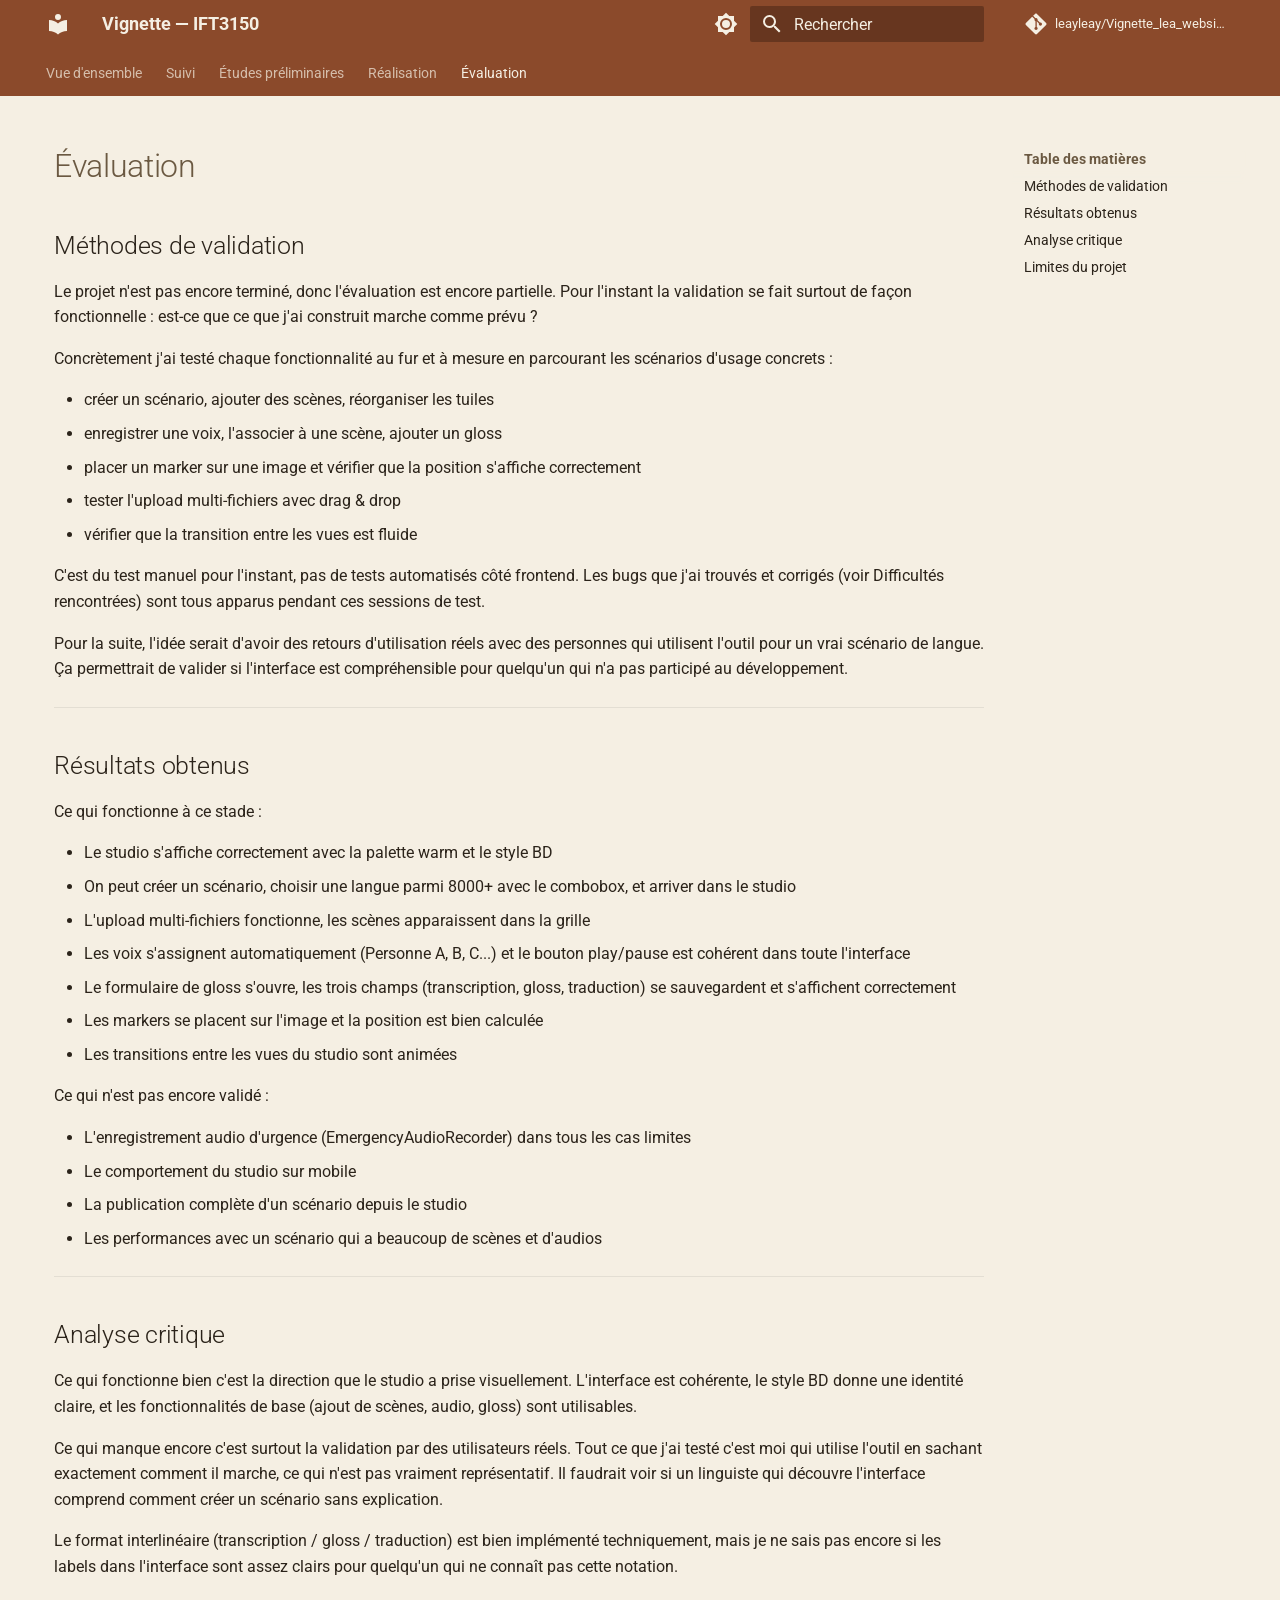
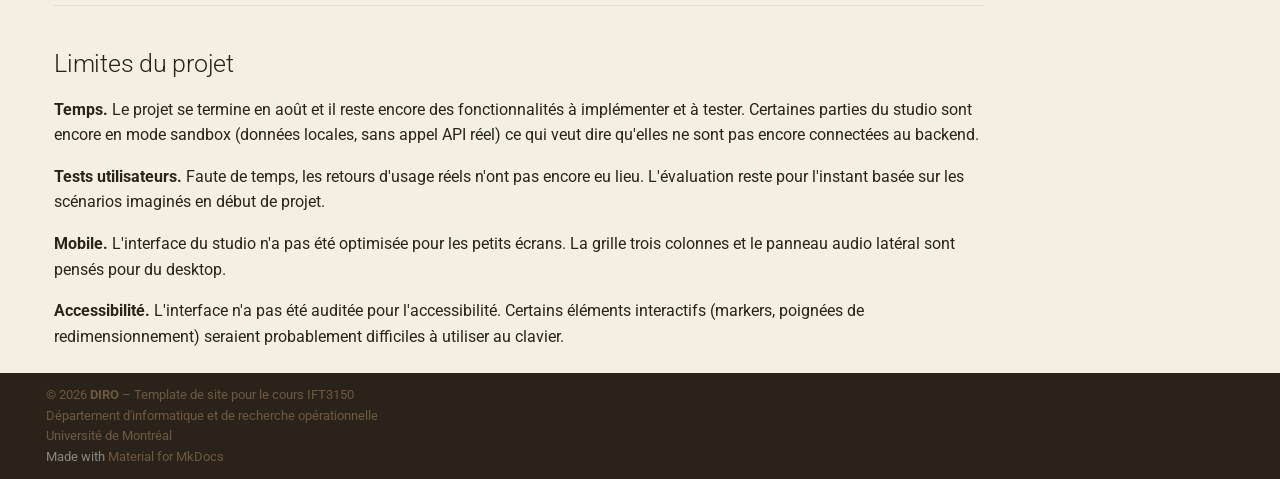
<file: evaluation/index.html>
<!doctype html>
<html lang="fr" class="no-js">
  <head>
    
      <meta charset="utf-8">
      <meta name="viewport" content="width=device-width,initial-scale=1">
      
        <meta name="description" content="Site de suivi du projet Vignette, cours IFT3150">
      
      
        <meta name="author" content="Lea Hemidj">
      
      
        <link rel="canonical" href="https://leayleay.github.io/Vignette_lea_website/evaluation/">
      
      
        <link rel="prev" href="../realisation/">
      
      
      
        
      
      
      <link rel="icon" href="../assets/images/favicon.png">
      <meta name="generator" content="mkdocs-1.6.1, mkdocs-material-9.7.6">
    
    
      
        <title>Évaluation & Discussion - Vignette — IFT3150</title>
      
    
    
      <link rel="stylesheet" href="../assets/stylesheets/main.484c7ddc.min.css">
      
        
        <link rel="stylesheet" href="../assets/stylesheets/palette.ab4e12ef.min.css">
      
      


    
    
      
    
    
      
        
        
        <link rel="preconnect" href="https://fonts.gstatic.com" crossorigin>
        <link rel="stylesheet" href="https://fonts.googleapis.com/css?family=Roboto:300,300i,400,400i,700,700i%7CRoboto+Mono:400,400i,700,700i&display=fallback">
        <style>:root{--md-text-font:"Roboto";--md-code-font:"Roboto Mono"}</style>
      
    
    
      <link rel="stylesheet" href="../css/theme.css">
    
    <script>__md_scope=new URL("..",location),__md_hash=e=>[...e].reduce(((e,_)=>(e<<5)-e+_.charCodeAt(0)),0),__md_get=(e,_=localStorage,t=__md_scope)=>JSON.parse(_.getItem(t.pathname+"."+e)),__md_set=(e,_,t=localStorage,a=__md_scope)=>{try{t.setItem(a.pathname+"."+e,JSON.stringify(_))}catch(e){}}</script>
    
      

    
    
  </head>
  
  
    
    
      
    
    
    
    
    <body dir="ltr" data-md-color-scheme="default" data-md-color-primary="custom" data-md-color-accent="custom">
  
    
    <input class="md-toggle" data-md-toggle="drawer" type="checkbox" id="__drawer" autocomplete="off">
    <input class="md-toggle" data-md-toggle="search" type="checkbox" id="__search" autocomplete="off">
    <label class="md-overlay" for="__drawer"></label>
    <div data-md-component="skip">
      
        
        <a href="#evaluation" class="md-skip">
          Aller au contenu
        </a>
      
    </div>
    <div data-md-component="announce">
      
    </div>
    
    
      

<header class="md-header" data-md-component="header">
  <nav class="md-header__inner md-grid" aria-label="En-tête">
    <a href=".." title="Vignette — IFT3150" class="md-header__button md-logo" aria-label="Vignette — IFT3150" data-md-component="logo">
      
  
  <svg xmlns="http://www.w3.org/2000/svg" viewBox="0 0 24 24"><path d="M12 8a3 3 0 0 0 3-3 3 3 0 0 0-3-3 3 3 0 0 0-3 3 3 3 0 0 0 3 3m0 3.54C9.64 9.35 6.5 8 3 8v11c3.5 0 6.64 1.35 9 3.54 2.36-2.19 5.5-3.54 9-3.54V8c-3.5 0-6.64 1.35-9 3.54"/></svg>

    </a>
    <label class="md-header__button md-icon" for="__drawer">
      
      <svg xmlns="http://www.w3.org/2000/svg" viewBox="0 0 24 24"><path d="M3 6h18v2H3zm0 5h18v2H3zm0 5h18v2H3z"/></svg>
    </label>
    <div class="md-header__title" data-md-component="header-title">
      <div class="md-header__ellipsis">
        <div class="md-header__topic">
          <span class="md-ellipsis">
            Vignette — IFT3150
          </span>
        </div>
        <div class="md-header__topic" data-md-component="header-topic">
          <span class="md-ellipsis">
            
              Évaluation & Discussion
            
          </span>
        </div>
      </div>
    </div>
    
      
        <form class="md-header__option" data-md-component="palette">
  
    
    
    
    <input class="md-option" data-md-color-media="" data-md-color-scheme="default" data-md-color-primary="custom" data-md-color-accent="custom"  aria-label="Switch to dark mode"  type="radio" name="__palette" id="__palette_0">
    
      <label class="md-header__button md-icon" title="Switch to dark mode" for="__palette_1" hidden>
        <svg xmlns="http://www.w3.org/2000/svg" viewBox="0 0 24 24"><path d="M12 8a4 4 0 0 0-4 4 4 4 0 0 0 4 4 4 4 0 0 0 4-4 4 4 0 0 0-4-4m0 10a6 6 0 0 1-6-6 6 6 0 0 1 6-6 6 6 0 0 1 6 6 6 6 0 0 1-6 6m8-9.31V4h-4.69L12 .69 8.69 4H4v4.69L.69 12 4 15.31V20h4.69L12 23.31 15.31 20H20v-4.69L23.31 12z"/></svg>
      </label>
    
  
    
    
    
    <input class="md-option" data-md-color-media="" data-md-color-scheme="slate" data-md-color-primary="custom" data-md-color-accent="custom"  aria-label="Switch to light mode"  type="radio" name="__palette" id="__palette_1">
    
      <label class="md-header__button md-icon" title="Switch to light mode" for="__palette_0" hidden>
        <svg xmlns="http://www.w3.org/2000/svg" viewBox="0 0 24 24"><path d="M12 18c-.89 0-1.74-.2-2.5-.55C11.56 16.5 13 14.42 13 12s-1.44-4.5-3.5-5.45C10.26 6.2 11.11 6 12 6a6 6 0 0 1 6 6 6 6 0 0 1-6 6m8-9.31V4h-4.69L12 .69 8.69 4H4v4.69L.69 12 4 15.31V20h4.69L12 23.31 15.31 20H20v-4.69L23.31 12z"/></svg>
      </label>
    
  
</form>
      
    
    
      <script>var palette=__md_get("__palette");if(palette&&palette.color){if("(prefers-color-scheme)"===palette.color.media){var media=matchMedia("(prefers-color-scheme: light)"),input=document.querySelector(media.matches?"[data-md-color-media='(prefers-color-scheme: light)']":"[data-md-color-media='(prefers-color-scheme: dark)']");palette.color.media=input.getAttribute("data-md-color-media"),palette.color.scheme=input.getAttribute("data-md-color-scheme"),palette.color.primary=input.getAttribute("data-md-color-primary"),palette.color.accent=input.getAttribute("data-md-color-accent")}for(var[key,value]of Object.entries(palette.color))document.body.setAttribute("data-md-color-"+key,value)}</script>
    
    
    
      
      
        <label class="md-header__button md-icon" for="__search">
          
          <svg xmlns="http://www.w3.org/2000/svg" viewBox="0 0 24 24"><path d="M9.5 3A6.5 6.5 0 0 1 16 9.5c0 1.61-.59 3.09-1.56 4.23l.27.27h.79l5 5-1.5 1.5-5-5v-.79l-.27-.27A6.52 6.52 0 0 1 9.5 16 6.5 6.5 0 0 1 3 9.5 6.5 6.5 0 0 1 9.5 3m0 2C7 5 5 7 5 9.5S7 14 9.5 14 14 12 14 9.5 12 5 9.5 5"/></svg>
        </label>
        <div class="md-search" data-md-component="search" role="dialog">
  <label class="md-search__overlay" for="__search"></label>
  <div class="md-search__inner" role="search">
    <form class="md-search__form" name="search">
      <input type="text" class="md-search__input" name="query" aria-label="Rechercher" placeholder="Rechercher" autocapitalize="off" autocorrect="off" autocomplete="off" spellcheck="false" data-md-component="search-query" required>
      <label class="md-search__icon md-icon" for="__search">
        
        <svg xmlns="http://www.w3.org/2000/svg" viewBox="0 0 24 24"><path d="M9.5 3A6.5 6.5 0 0 1 16 9.5c0 1.61-.59 3.09-1.56 4.23l.27.27h.79l5 5-1.5 1.5-5-5v-.79l-.27-.27A6.52 6.52 0 0 1 9.5 16 6.5 6.5 0 0 1 3 9.5 6.5 6.5 0 0 1 9.5 3m0 2C7 5 5 7 5 9.5S7 14 9.5 14 14 12 14 9.5 12 5 9.5 5"/></svg>
        
        <svg xmlns="http://www.w3.org/2000/svg" viewBox="0 0 24 24"><path d="M20 11v2H8l5.5 5.5-1.42 1.42L4.16 12l7.92-7.92L13.5 5.5 8 11z"/></svg>
      </label>
      <nav class="md-search__options" aria-label="Recherche">
        
          <a href="javascript:void(0)" class="md-search__icon md-icon" title="Partager" aria-label="Partager" data-clipboard data-clipboard-text="" data-md-component="search-share" tabindex="-1">
            
            <svg xmlns="http://www.w3.org/2000/svg" viewBox="0 0 24 24"><path d="M18 16.08c-.76 0-1.44.3-1.96.77L8.91 12.7c.05-.23.09-.46.09-.7s-.04-.47-.09-.7l7.05-4.11c.54.5 1.25.81 2.04.81a3 3 0 0 0 3-3 3 3 0 0 0-3-3 3 3 0 0 0-3 3c0 .24.04.47.09.7L8.04 9.81C7.5 9.31 6.79 9 6 9a3 3 0 0 0-3 3 3 3 0 0 0 3 3c.79 0 1.5-.31 2.04-.81l7.12 4.15c-.05.21-.08.43-.08.66 0 1.61 1.31 2.91 2.92 2.91s2.92-1.3 2.92-2.91A2.92 2.92 0 0 0 18 16.08"/></svg>
          </a>
        
        <button type="reset" class="md-search__icon md-icon" title="Effacer" aria-label="Effacer" tabindex="-1">
          
          <svg xmlns="http://www.w3.org/2000/svg" viewBox="0 0 24 24"><path d="M19 6.41 17.59 5 12 10.59 6.41 5 5 6.41 10.59 12 5 17.59 6.41 19 12 13.41 17.59 19 19 17.59 13.41 12z"/></svg>
        </button>
      </nav>
      
        <div class="md-search__suggest" data-md-component="search-suggest"></div>
      
    </form>
    <div class="md-search__output">
      <div class="md-search__scrollwrap" tabindex="0" data-md-scrollfix>
        <div class="md-search-result" data-md-component="search-result">
          <div class="md-search-result__meta">
            Initialisation de la recherche
          </div>
          <ol class="md-search-result__list" role="presentation"></ol>
        </div>
      </div>
    </div>
  </div>
</div>
      
    
    
      <div class="md-header__source">
        <a href="https://github.com/leayleay/Vignette_lea_website" title="Aller au dépôt" class="md-source" data-md-component="source">
  <div class="md-source__icon md-icon">
    
    <svg xmlns="http://www.w3.org/2000/svg" viewBox="0 0 448 512"><!--! Font Awesome Free 7.1.0 by @fontawesome - https://fontawesome.com License - https://fontawesome.com/license/free (Icons: CC BY 4.0, Fonts: SIL OFL 1.1, Code: MIT License) Copyright 2025 Fonticons, Inc.--><path d="M439.6 236.1 244 40.5c-5.4-5.5-12.8-8.5-20.4-8.5s-15 3-20.4 8.4L162.5 81l51.5 51.5c27.1-9.1 52.7 16.8 43.4 43.7l49.7 49.7c34.2-11.8 61.2 31 35.5 56.7-26.5 26.5-70.2-2.9-56-37.3L240.3 199v121.9c25.3 12.5 22.3 41.8 9.1 55-6.4 6.4-15.2 10.1-24.3 10.1s-17.8-3.6-24.3-10.1c-17.6-17.6-11.1-46.9 11.2-56v-123c-20.8-8.5-24.6-30.7-18.6-45L142.6 101 8.5 235.1C3 240.6 0 247.9 0 255.5s3 15 8.5 20.4l195.6 195.7c5.4 5.4 12.7 8.4 20.4 8.4s15-3 20.4-8.4l194.7-194.7c5.4-5.4 8.4-12.8 8.4-20.4s-3-15-8.4-20.4"/></svg>
  </div>
  <div class="md-source__repository">
    leayleay/Vignette_lea_website
  </div>
</a>
      </div>
    
  </nav>
  
</header>
    
    <div class="md-container" data-md-component="container">
      
      
        
          
            
<nav class="md-tabs" aria-label="Onglets" data-md-component="tabs">
  <div class="md-grid">
    <ul class="md-tabs__list">
      
        
  
  
  
  
    <li class="md-tabs__item">
      <a href=".." class="md-tabs__link">
        
  
  
    
  
  Vue d'ensemble

      </a>
    </li>
  

      
        
  
  
  
  
    <li class="md-tabs__item">
      <a href="../suivi/" class="md-tabs__link">
        
  
  
    
  
  Suivi

      </a>
    </li>
  

      
        
  
  
  
  
    <li class="md-tabs__item">
      <a href="../analyse/" class="md-tabs__link">
        
  
  
    
  
  Études préliminaires

      </a>
    </li>
  

      
        
  
  
  
  
    <li class="md-tabs__item">
      <a href="../realisation/" class="md-tabs__link">
        
  
  
    
  
  Réalisation

      </a>
    </li>
  

      
        
  
  
  
    
  
  
    <li class="md-tabs__item md-tabs__item--active">
      <a href="./" class="md-tabs__link">
        
  
  
    
  
  Évaluation

      </a>
    </li>
  

      
    </ul>
  </div>
</nav>
          
        
      
      <main class="md-main" data-md-component="main">
        <div class="md-main__inner md-grid">
          
            
              
              <div class="md-sidebar md-sidebar--primary" data-md-component="sidebar" data-md-type="navigation" >
                <div class="md-sidebar__scrollwrap">
                  <div class="md-sidebar__inner">
                    


  


<nav class="md-nav md-nav--primary md-nav--lifted" aria-label="Navigation" data-md-level="0">
  <label class="md-nav__title" for="__drawer">
    <a href=".." title="Vignette — IFT3150" class="md-nav__button md-logo" aria-label="Vignette — IFT3150" data-md-component="logo">
      
  
  <svg xmlns="http://www.w3.org/2000/svg" viewBox="0 0 24 24"><path d="M12 8a3 3 0 0 0 3-3 3 3 0 0 0-3-3 3 3 0 0 0-3 3 3 3 0 0 0 3 3m0 3.54C9.64 9.35 6.5 8 3 8v11c3.5 0 6.64 1.35 9 3.54 2.36-2.19 5.5-3.54 9-3.54V8c-3.5 0-6.64 1.35-9 3.54"/></svg>

    </a>
    Vignette — IFT3150
  </label>
  
    <div class="md-nav__source">
      <a href="https://github.com/leayleay/Vignette_lea_website" title="Aller au dépôt" class="md-source" data-md-component="source">
  <div class="md-source__icon md-icon">
    
    <svg xmlns="http://www.w3.org/2000/svg" viewBox="0 0 448 512"><!--! Font Awesome Free 7.1.0 by @fontawesome - https://fontawesome.com License - https://fontawesome.com/license/free (Icons: CC BY 4.0, Fonts: SIL OFL 1.1, Code: MIT License) Copyright 2025 Fonticons, Inc.--><path d="M439.6 236.1 244 40.5c-5.4-5.5-12.8-8.5-20.4-8.5s-15 3-20.4 8.4L162.5 81l51.5 51.5c27.1-9.1 52.7 16.8 43.4 43.7l49.7 49.7c34.2-11.8 61.2 31 35.5 56.7-26.5 26.5-70.2-2.9-56-37.3L240.3 199v121.9c25.3 12.5 22.3 41.8 9.1 55-6.4 6.4-15.2 10.1-24.3 10.1s-17.8-3.6-24.3-10.1c-17.6-17.6-11.1-46.9 11.2-56v-123c-20.8-8.5-24.6-30.7-18.6-45L142.6 101 8.5 235.1C3 240.6 0 247.9 0 255.5s3 15 8.5 20.4l195.6 195.7c5.4 5.4 12.7 8.4 20.4 8.4s15-3 20.4-8.4l194.7-194.7c5.4-5.4 8.4-12.8 8.4-20.4s-3-15-8.4-20.4"/></svg>
  </div>
  <div class="md-source__repository">
    leayleay/Vignette_lea_website
  </div>
</a>
    </div>
  
  <ul class="md-nav__list" data-md-scrollfix>
    
      
      
  
  
  
  
    <li class="md-nav__item">
      <a href=".." class="md-nav__link">
        
  
  
  <span class="md-ellipsis">
    
  
    Vue d'ensemble
  

    
  </span>
  
  

      </a>
    </li>
  

    
      
      
  
  
  
  
    <li class="md-nav__item">
      <a href="../suivi/" class="md-nav__link">
        
  
  
  <span class="md-ellipsis">
    
  
    Suivi
  

    
  </span>
  
  

      </a>
    </li>
  

    
      
      
  
  
  
  
    <li class="md-nav__item">
      <a href="../analyse/" class="md-nav__link">
        
  
  
  <span class="md-ellipsis">
    
  
    Études préliminaires
  

    
  </span>
  
  

      </a>
    </li>
  

    
      
      
  
  
  
  
    <li class="md-nav__item">
      <a href="../realisation/" class="md-nav__link">
        
  
  
  <span class="md-ellipsis">
    
  
    Réalisation
  

    
  </span>
  
  

      </a>
    </li>
  

    
      
      
  
  
    
  
  
  
    <li class="md-nav__item md-nav__item--active">
      
      <input class="md-nav__toggle md-toggle" type="checkbox" id="__toc">
      
      
        
      
      
        <label class="md-nav__link md-nav__link--active" for="__toc">
          
  
  
  <span class="md-ellipsis">
    
  
    Évaluation
  

    
  </span>
  
  

          <span class="md-nav__icon md-icon"></span>
        </label>
      
      <a href="./" class="md-nav__link md-nav__link--active">
        
  
  
  <span class="md-ellipsis">
    
  
    Évaluation
  

    
  </span>
  
  

      </a>
      
        

<nav class="md-nav md-nav--secondary" aria-label="Table des matières">
  
  
  
    
  
  
    <label class="md-nav__title" for="__toc">
      <span class="md-nav__icon md-icon"></span>
      Table des matières
    </label>
    <ul class="md-nav__list" data-md-component="toc" data-md-scrollfix>
      
        <li class="md-nav__item">
  <a href="#methodes-de-validation" class="md-nav__link">
    <span class="md-ellipsis">
      
        Méthodes de validation
      
    </span>
  </a>
  
</li>
      
        <li class="md-nav__item">
  <a href="#resultats-obtenus" class="md-nav__link">
    <span class="md-ellipsis">
      
        Résultats obtenus
      
    </span>
  </a>
  
</li>
      
        <li class="md-nav__item">
  <a href="#analyse-critique" class="md-nav__link">
    <span class="md-ellipsis">
      
        Analyse critique
      
    </span>
  </a>
  
</li>
      
        <li class="md-nav__item">
  <a href="#limites-du-projet" class="md-nav__link">
    <span class="md-ellipsis">
      
        Limites du projet
      
    </span>
  </a>
  
</li>
      
    </ul>
  
</nav>
      
    </li>
  

    
  </ul>
</nav>
                  </div>
                </div>
              </div>
            
            
              
              <div class="md-sidebar md-sidebar--secondary" data-md-component="sidebar" data-md-type="toc" >
                <div class="md-sidebar__scrollwrap">
                  <div class="md-sidebar__inner">
                    

<nav class="md-nav md-nav--secondary" aria-label="Table des matières">
  
  
  
    
  
  
    <label class="md-nav__title" for="__toc">
      <span class="md-nav__icon md-icon"></span>
      Table des matières
    </label>
    <ul class="md-nav__list" data-md-component="toc" data-md-scrollfix>
      
        <li class="md-nav__item">
  <a href="#methodes-de-validation" class="md-nav__link">
    <span class="md-ellipsis">
      
        Méthodes de validation
      
    </span>
  </a>
  
</li>
      
        <li class="md-nav__item">
  <a href="#resultats-obtenus" class="md-nav__link">
    <span class="md-ellipsis">
      
        Résultats obtenus
      
    </span>
  </a>
  
</li>
      
        <li class="md-nav__item">
  <a href="#analyse-critique" class="md-nav__link">
    <span class="md-ellipsis">
      
        Analyse critique
      
    </span>
  </a>
  
</li>
      
        <li class="md-nav__item">
  <a href="#limites-du-projet" class="md-nav__link">
    <span class="md-ellipsis">
      
        Limites du projet
      
    </span>
  </a>
  
</li>
      
    </ul>
  
</nav>
                  </div>
                </div>
              </div>
            
          
          
            <div class="md-content" data-md-component="content">
              
              <article class="md-content__inner md-typeset">
                
                  


  
  


<style>
    @media screen and (min-width: 76em) {
        .md-sidebar--primary {
            display: none !important;
        }
    }
</style>

<h1 id="evaluation">Évaluation<a class="headerlink" href="#evaluation" title="Permanent link">&para;</a></h1>
<h2 id="methodes-de-validation">Méthodes de validation<a class="headerlink" href="#methodes-de-validation" title="Permanent link">&para;</a></h2>
<p>Le projet n'est pas encore terminé, donc l'évaluation est encore partielle. Pour l'instant la validation se fait surtout de façon fonctionnelle : est-ce que ce que j'ai construit marche comme prévu ?</p>
<p>Concrètement j'ai testé chaque fonctionnalité au fur et à mesure en parcourant les scénarios d'usage concrets :</p>
<ul>
<li>créer un scénario, ajouter des scènes, réorganiser les tuiles</li>
<li>enregistrer une voix, l'associer à une scène, ajouter un gloss</li>
<li>placer un marker sur une image et vérifier que la position s'affiche correctement</li>
<li>tester l'upload multi-fichiers avec drag &amp; drop</li>
<li>vérifier que la transition entre les vues est fluide</li>
</ul>
<p>C'est du test manuel pour l'instant, pas de tests automatisés côté frontend. Les bugs que j'ai trouvés et corrigés (voir Difficultés rencontrées) sont tous apparus pendant ces sessions de test.</p>
<p>Pour la suite, l'idée serait d'avoir des retours d'utilisation réels avec des personnes qui utilisent l'outil pour un vrai scénario de langue. Ça permettrait de valider si l'interface est compréhensible pour quelqu'un qui n'a pas participé au développement.</p>
<hr />
<h2 id="resultats-obtenus">Résultats obtenus<a class="headerlink" href="#resultats-obtenus" title="Permanent link">&para;</a></h2>
<p>Ce qui fonctionne à ce stade :</p>
<ul>
<li>Le studio s'affiche correctement avec la palette warm et le style BD</li>
<li>On peut créer un scénario, choisir une langue parmi 8000+ avec le combobox, et arriver dans le studio</li>
<li>L'upload multi-fichiers fonctionne, les scènes apparaissent dans la grille</li>
<li>Les voix s'assignent automatiquement (Personne A, B, C...) et le bouton play/pause est cohérent dans toute l'interface</li>
<li>Le formulaire de gloss s'ouvre, les trois champs (transcription, gloss, traduction) se sauvegardent et s'affichent correctement</li>
<li>Les markers se placent sur l'image et la position est bien calculée</li>
<li>Les transitions entre les vues du studio sont animées</li>
</ul>
<p>Ce qui n'est pas encore validé :</p>
<ul>
<li>L'enregistrement audio d'urgence (EmergencyAudioRecorder) dans tous les cas limites</li>
<li>Le comportement du studio sur mobile</li>
<li>La publication complète d'un scénario depuis le studio</li>
<li>Les performances avec un scénario qui a beaucoup de scènes et d'audios</li>
</ul>
<hr />
<h2 id="analyse-critique">Analyse critique<a class="headerlink" href="#analyse-critique" title="Permanent link">&para;</a></h2>
<p>Ce qui fonctionne bien c'est la direction que le studio a prise visuellement. L'interface est cohérente, le style BD donne une identité claire, et les fonctionnalités de base (ajout de scènes, audio, gloss) sont utilisables.</p>
<p>Ce qui manque encore c'est surtout la validation par des utilisateurs réels. Tout ce que j'ai testé c'est moi qui utilise l'outil en sachant exactement comment il marche, ce qui n'est pas vraiment représentatif. Il faudrait voir si un linguiste qui découvre l'interface comprend comment créer un scénario sans explication.</p>
<p>Le format interlinéaire (transcription / gloss / traduction) est bien implémenté techniquement, mais je ne sais pas encore si les labels dans l'interface sont assez clairs pour quelqu'un qui ne connaît pas cette notation.</p>
<hr />
<h2 id="limites-du-projet">Limites du projet<a class="headerlink" href="#limites-du-projet" title="Permanent link">&para;</a></h2>
<p><strong>Temps.</strong> Le projet se termine en août et il reste encore des fonctionnalités à implémenter et à tester. Certaines parties du studio sont encore en mode sandbox (données locales, sans appel API réel) ce qui veut dire qu'elles ne sont pas encore connectées au backend.</p>
<p><strong>Tests utilisateurs.</strong> Faute de temps, les retours d'usage réels n'ont pas encore eu lieu. L'évaluation reste pour l'instant basée sur les scénarios imaginés en début de projet.</p>
<p><strong>Mobile.</strong> L'interface du studio n'a pas été optimisée pour les petits écrans. La grille trois colonnes et le panneau audio latéral sont pensés pour du desktop.</p>
<p><strong>Accessibilité.</strong> L'interface n'a pas été auditée pour l'accessibilité. Certains éléments interactifs (markers, poignées de redimensionnement) seraient probablement difficiles à utiliser au clavier.</p>







  
  






                
              </article>
            </div>
          
          
  <script>var tabs=__md_get("__tabs");if(Array.isArray(tabs))e:for(var set of document.querySelectorAll(".tabbed-set")){var labels=set.querySelector(".tabbed-labels");for(var tab of tabs)for(var label of labels.getElementsByTagName("label"))if(label.innerText.trim()===tab){var input=document.getElementById(label.htmlFor);input.checked=!0;continue e}}</script>

<script>var target=document.getElementById(location.hash.slice(1));target&&target.name&&(target.checked=target.name.startsWith("__tabbed_"))</script>
        </div>
        
          <button type="button" class="md-top md-icon" data-md-component="top" hidden>
  
  <svg xmlns="http://www.w3.org/2000/svg" viewBox="0 0 24 24"><path d="M13 20h-2V8l-5.5 5.5-1.42-1.42L12 4.16l7.92 7.92-1.42 1.42L13 8z"/></svg>
  Retour en haut de la page
</button>
        
      </main>
      
        <footer class="md-footer">
  
  <div class="md-footer-meta md-typeset">
    <div class="md-footer-meta__inner md-grid">
      <div class="md-copyright">
  
    <div class="md-copyright__highlight">
      &copy; 2026 <b>DIRO</b> &ndash; Template de site pour le cours IFT3150 <br>Département d'informatique et de recherche opérationnelle <br>Université de Montréal
    </div>
  
  
    Made with
    <a href="https://squidfunk.github.io/mkdocs-material/" target="_blank" rel="noopener">
      Material for MkDocs
    </a>
  
</div>
      
    </div>
  </div>
</footer>
      
    </div>
    <div class="md-dialog" data-md-component="dialog">
      <div class="md-dialog__inner md-typeset"></div>
    </div>
    
    
    
      
      
      <script id="__config" type="application/json">{"annotate": null, "base": "..", "features": ["navigation.instant", "navigation.tabs", "navigation.sections", "navigation.expand", "navigation.top", "search.highlight", "search.suggest", "search.share", "content.tabs.link", "content.code.copy", "content.code.annotate"], "search": "../assets/javascripts/workers/search.2c215733.min.js", "tags": null, "translations": {"clipboard.copied": "Copi\u00e9 dans le presse-papier", "clipboard.copy": "Copier dans le presse-papier", "search.result.more.one": "1 de plus sur cette page", "search.result.more.other": "# de plus sur cette page", "search.result.none": "Aucun document trouv\u00e9", "search.result.one": "1 document trouv\u00e9", "search.result.other": "# documents trouv\u00e9s", "search.result.placeholder": "Taper pour d\u00e9marrer la recherche", "search.result.term.missing": "Non trouv\u00e9", "select.version": "S\u00e9lectionner la version"}, "version": null}</script>
    
    
      <script src="../assets/javascripts/bundle.79ae519e.min.js"></script>
      
    
  </body>
</html>
</file>
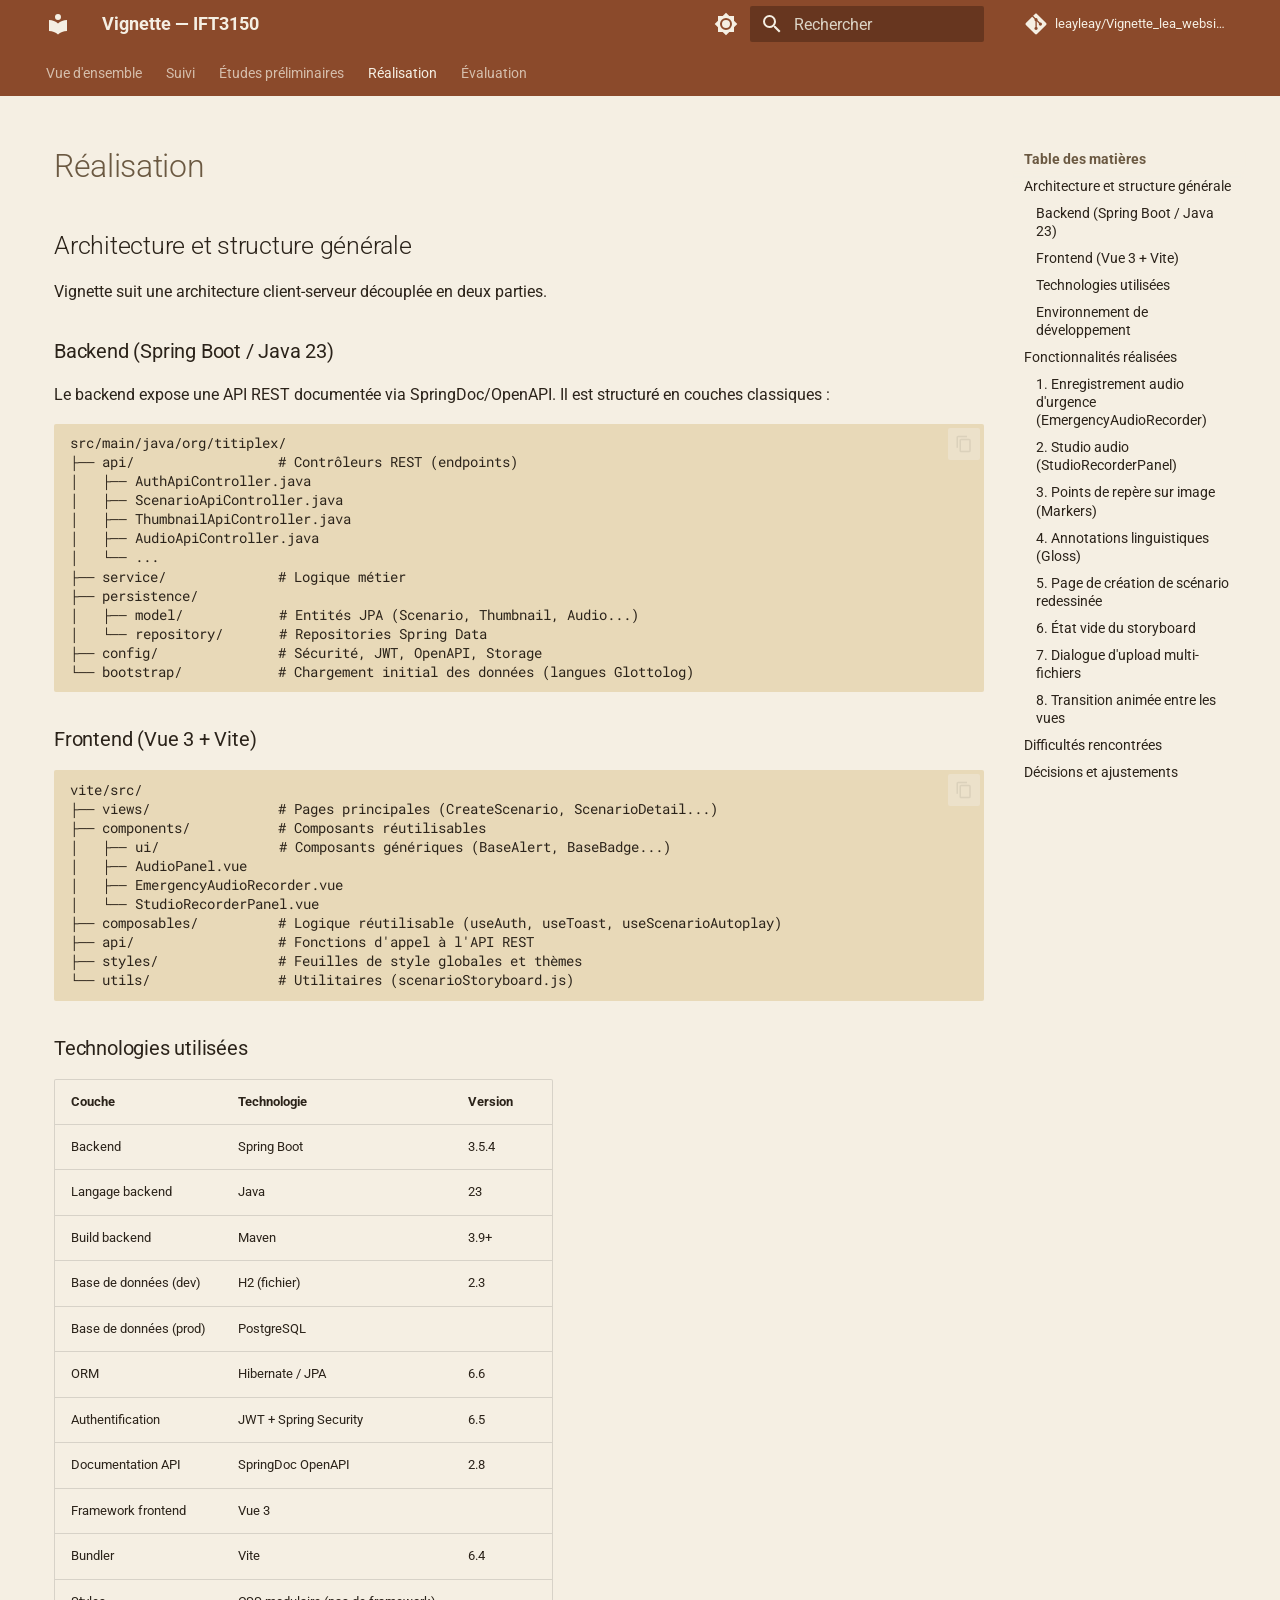
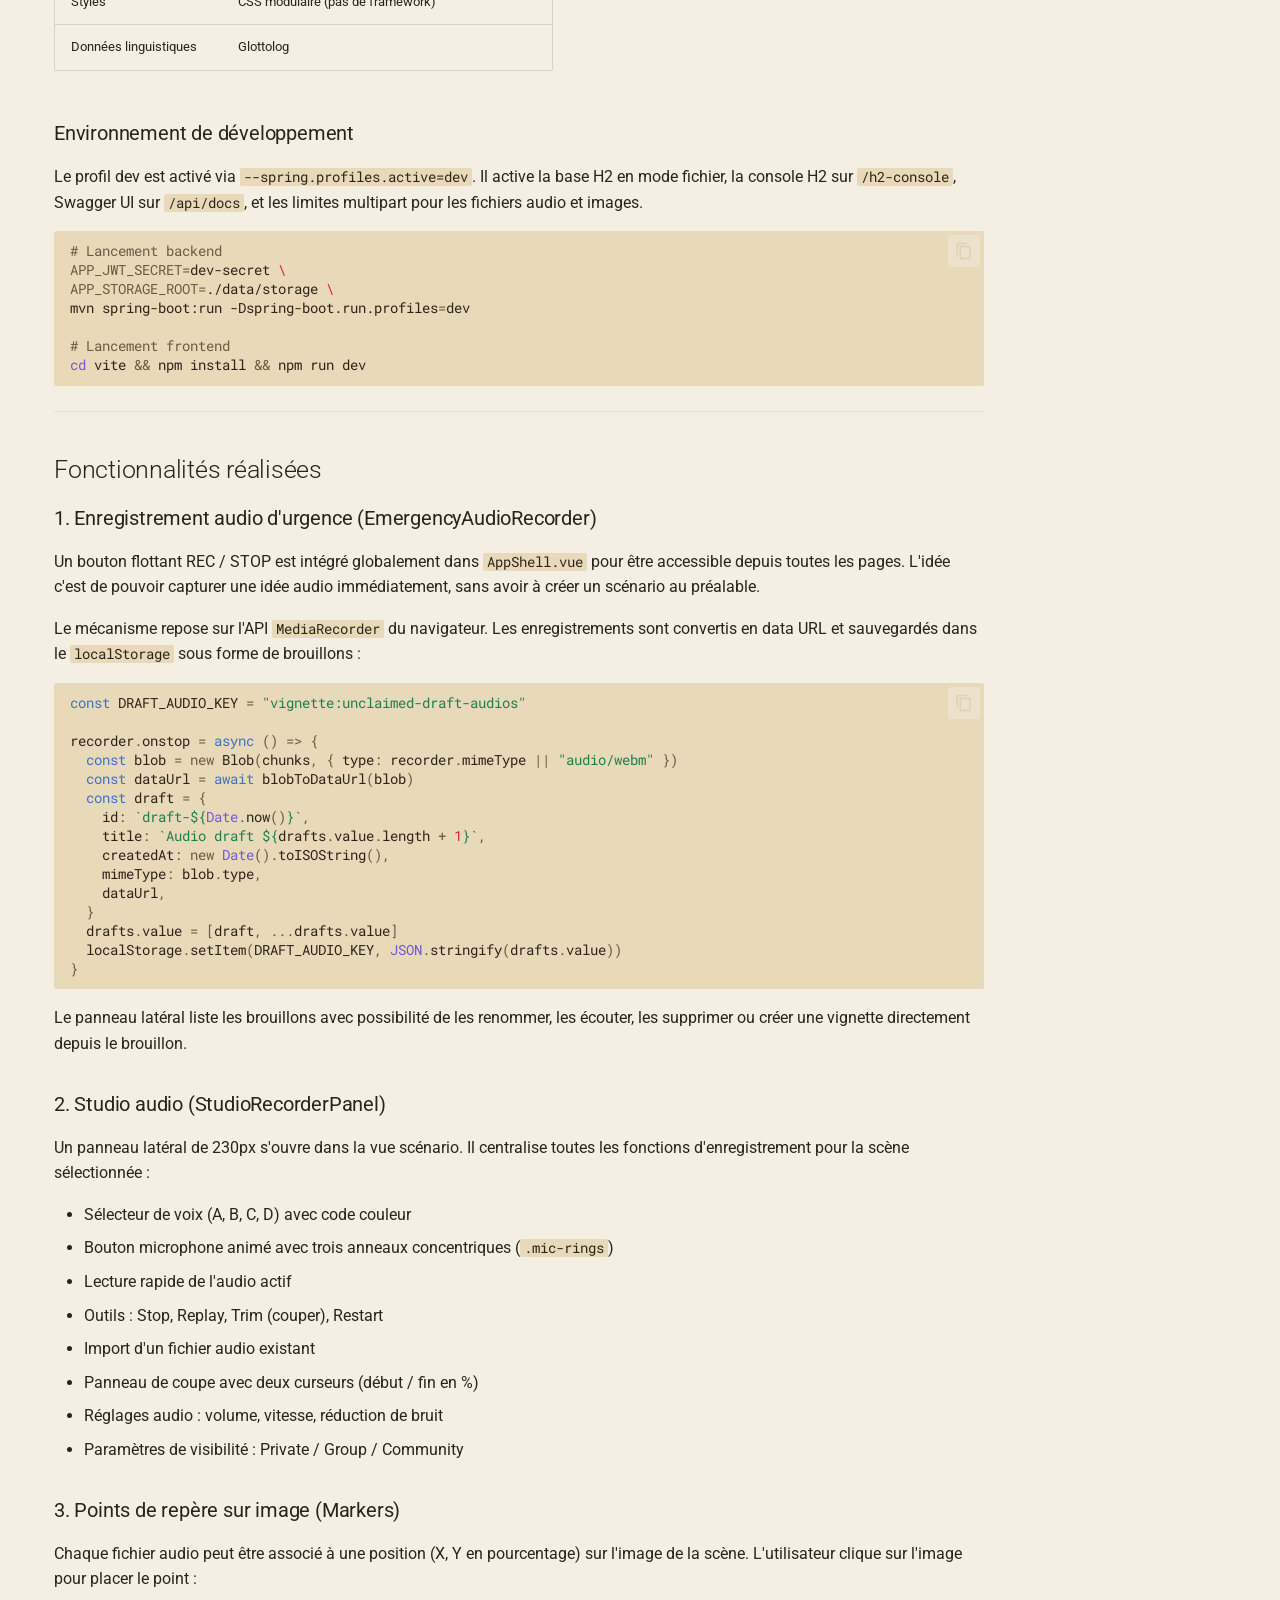
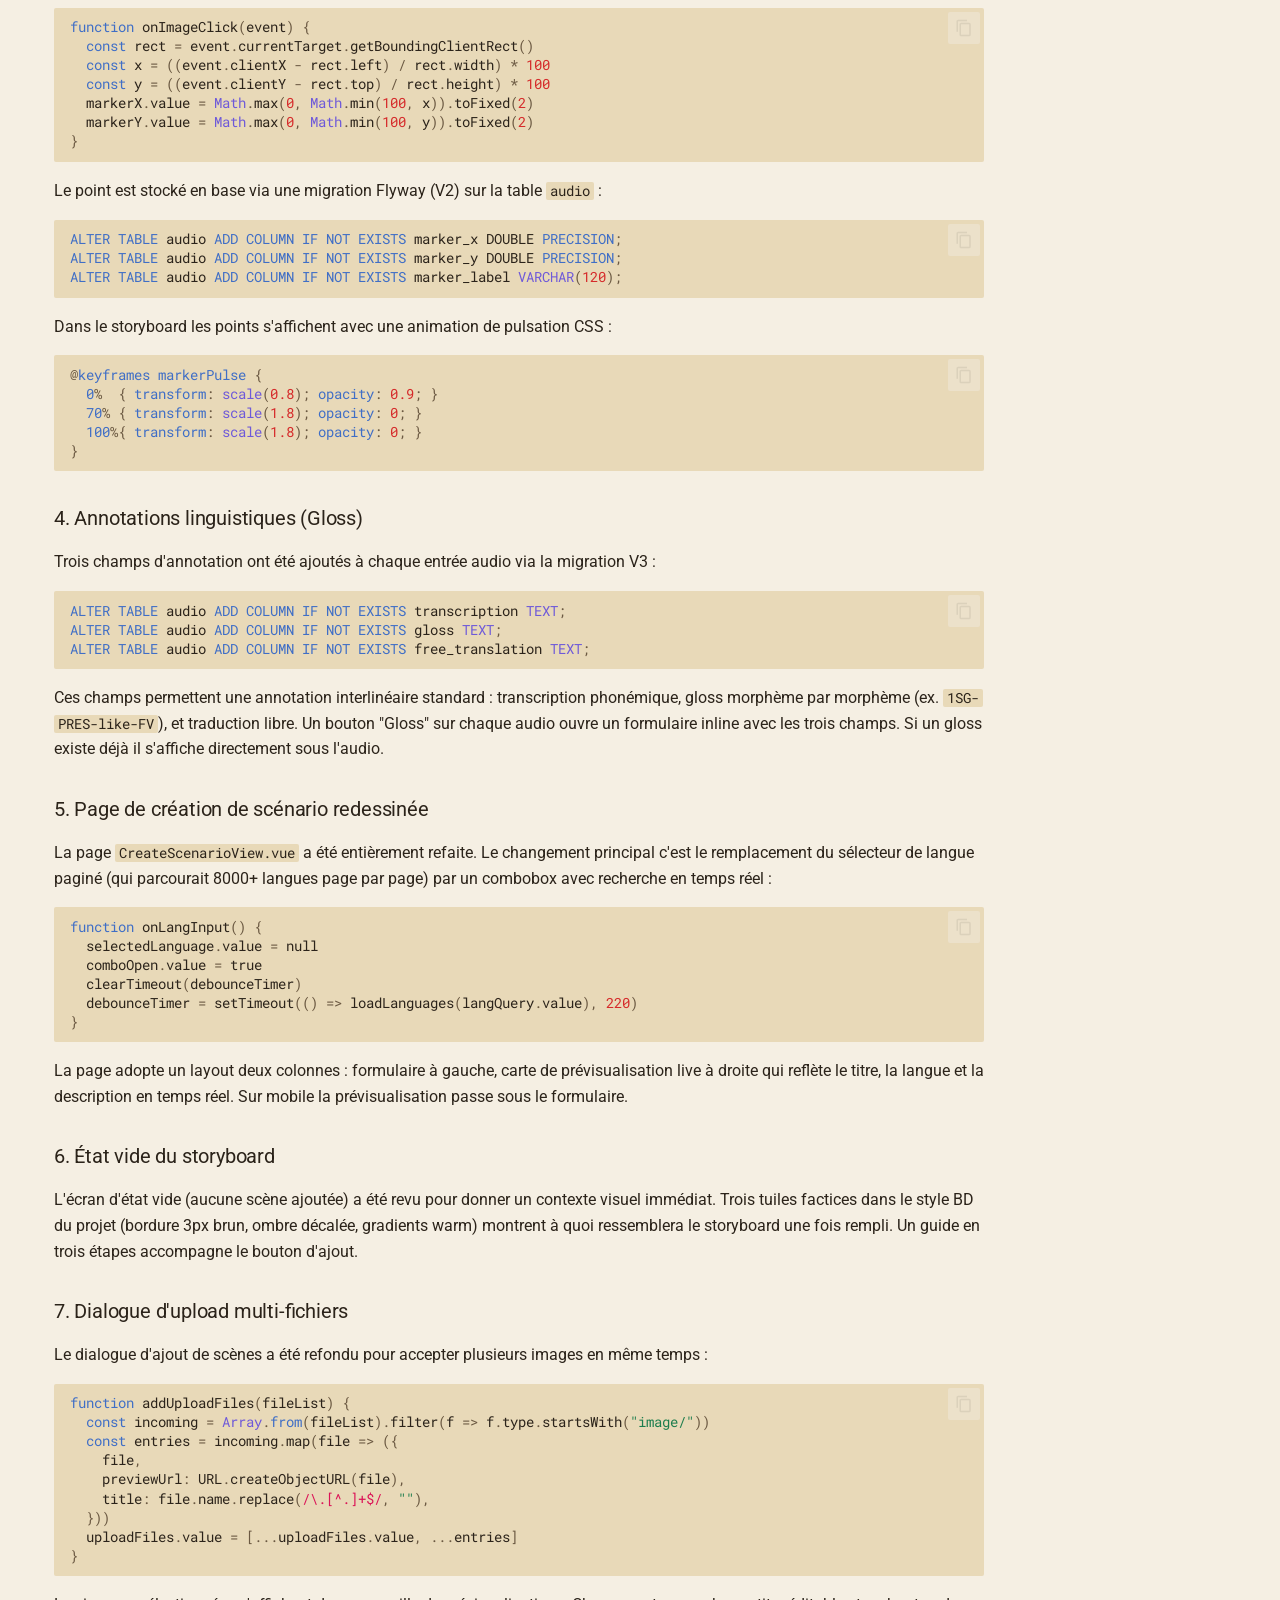
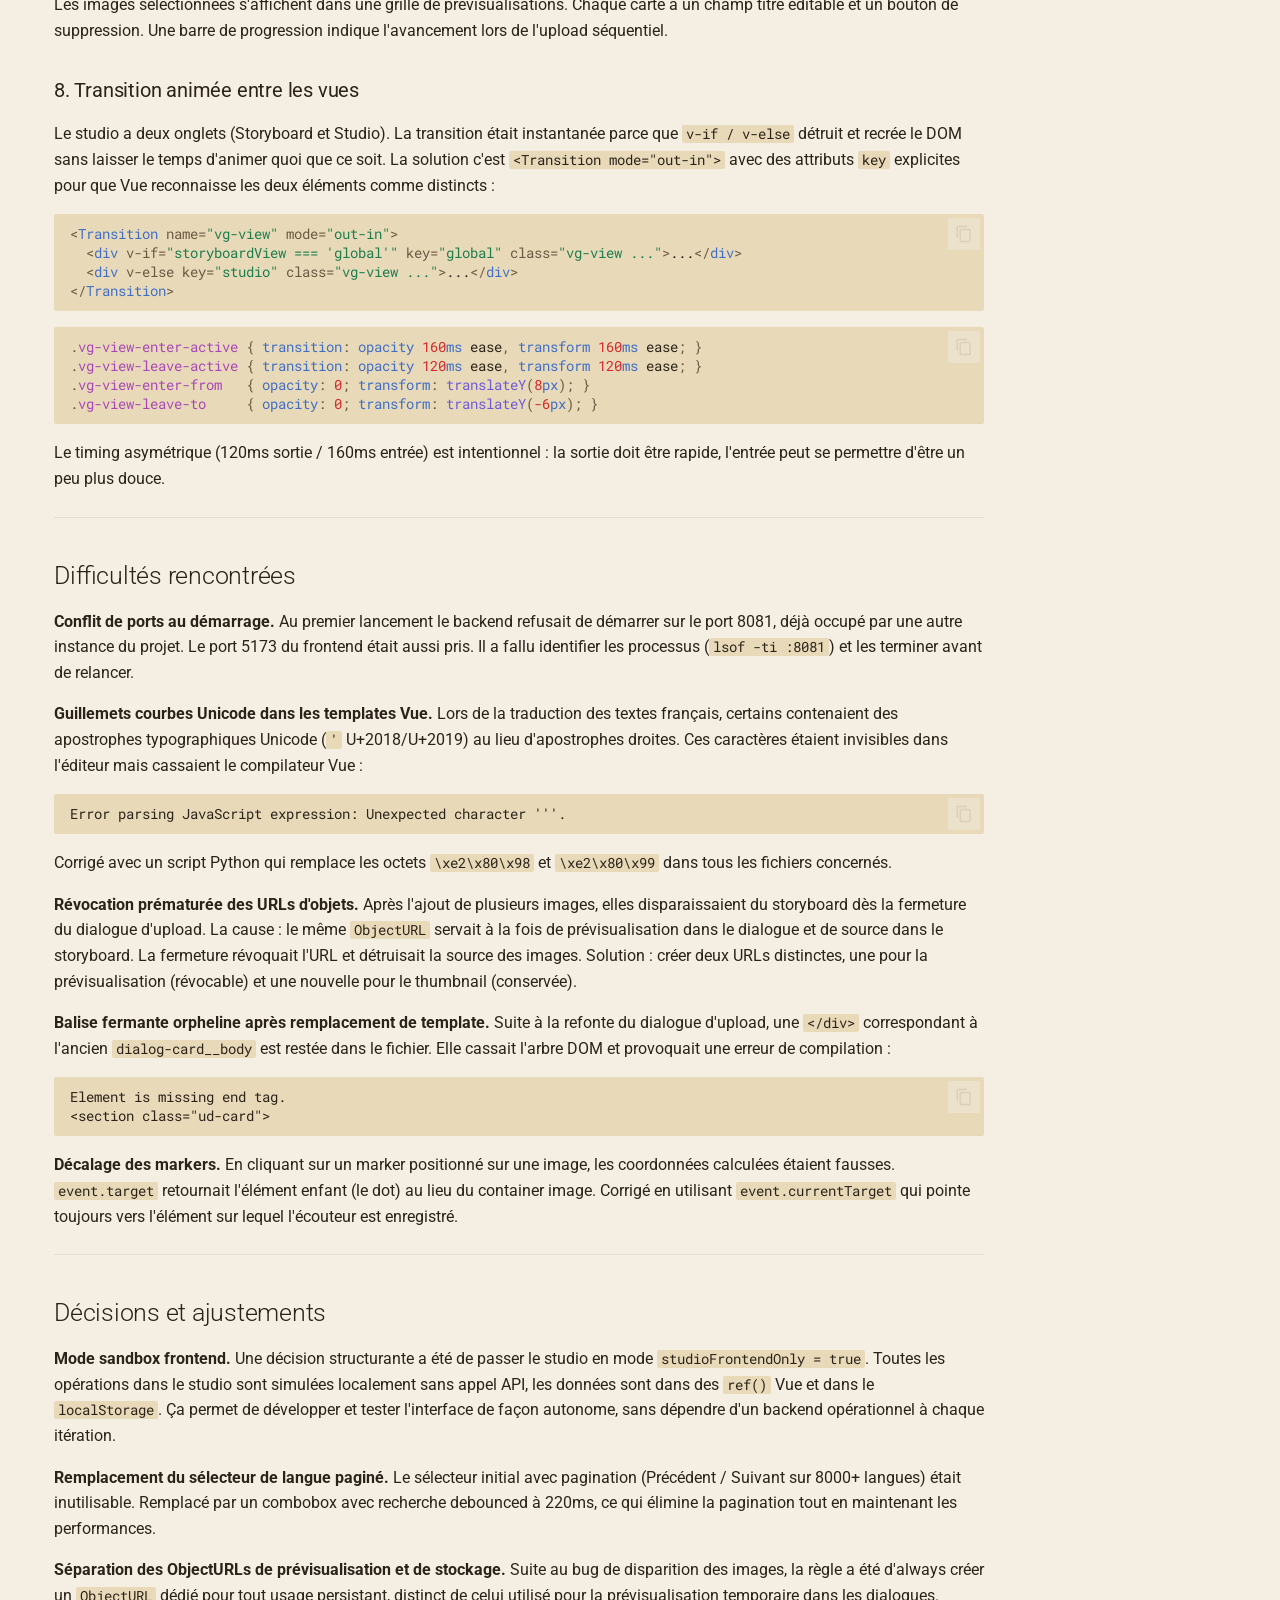
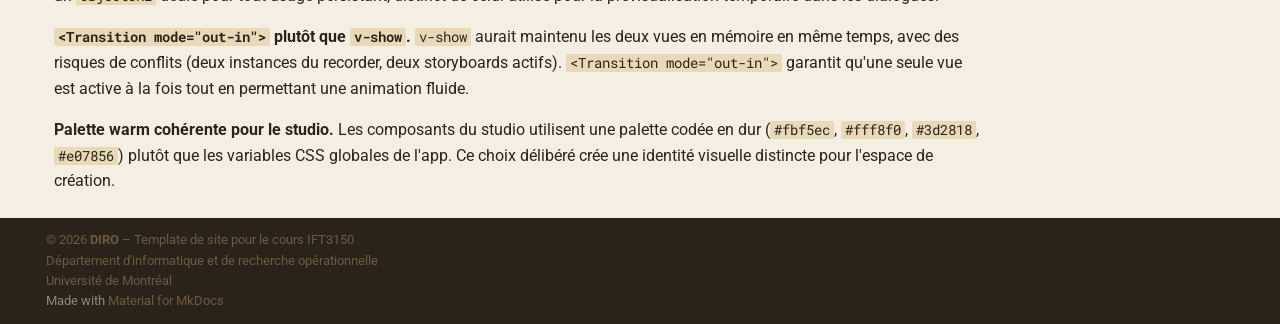
<file: realisation/index.html>
<!doctype html>
<html lang="fr" class="no-js">
  <head>
    
      <meta charset="utf-8">
      <meta name="viewport" content="width=device-width,initial-scale=1">
      
        <meta name="description" content="Site de suivi du projet Vignette, cours IFT3150">
      
      
        <meta name="author" content="Lea Hemidj">
      
      
        <link rel="canonical" href="https://leayleay.github.io/Vignette_lea_website/realisation/">
      
      
        <link rel="prev" href="../analyse/">
      
      
        <link rel="next" href="../evaluation/">
      
      
        
      
      
      <link rel="icon" href="../assets/images/favicon.png">
      <meta name="generator" content="mkdocs-1.6.1, mkdocs-material-9.7.6">
    
    
      
        <title>Travail réalisé - Vignette — IFT3150</title>
      
    
    
      <link rel="stylesheet" href="../assets/stylesheets/main.484c7ddc.min.css">
      
        
        <link rel="stylesheet" href="../assets/stylesheets/palette.ab4e12ef.min.css">
      
      


    
    
      
    
    
      
        
        
        <link rel="preconnect" href="https://fonts.gstatic.com" crossorigin>
        <link rel="stylesheet" href="https://fonts.googleapis.com/css?family=Roboto:300,300i,400,400i,700,700i%7CRoboto+Mono:400,400i,700,700i&display=fallback">
        <style>:root{--md-text-font:"Roboto";--md-code-font:"Roboto Mono"}</style>
      
    
    
      <link rel="stylesheet" href="../css/theme.css">
    
    <script>__md_scope=new URL("..",location),__md_hash=e=>[...e].reduce(((e,_)=>(e<<5)-e+_.charCodeAt(0)),0),__md_get=(e,_=localStorage,t=__md_scope)=>JSON.parse(_.getItem(t.pathname+"."+e)),__md_set=(e,_,t=localStorage,a=__md_scope)=>{try{t.setItem(a.pathname+"."+e,JSON.stringify(_))}catch(e){}}</script>
    
      

    
    
  </head>
  
  
    
    
      
    
    
    
    
    <body dir="ltr" data-md-color-scheme="default" data-md-color-primary="custom" data-md-color-accent="custom">
  
    
    <input class="md-toggle" data-md-toggle="drawer" type="checkbox" id="__drawer" autocomplete="off">
    <input class="md-toggle" data-md-toggle="search" type="checkbox" id="__search" autocomplete="off">
    <label class="md-overlay" for="__drawer"></label>
    <div data-md-component="skip">
      
        
        <a href="#realisation" class="md-skip">
          Aller au contenu
        </a>
      
    </div>
    <div data-md-component="announce">
      
    </div>
    
    
      

<header class="md-header" data-md-component="header">
  <nav class="md-header__inner md-grid" aria-label="En-tête">
    <a href=".." title="Vignette — IFT3150" class="md-header__button md-logo" aria-label="Vignette — IFT3150" data-md-component="logo">
      
  
  <svg xmlns="http://www.w3.org/2000/svg" viewBox="0 0 24 24"><path d="M12 8a3 3 0 0 0 3-3 3 3 0 0 0-3-3 3 3 0 0 0-3 3 3 3 0 0 0 3 3m0 3.54C9.64 9.35 6.5 8 3 8v11c3.5 0 6.64 1.35 9 3.54 2.36-2.19 5.5-3.54 9-3.54V8c-3.5 0-6.64 1.35-9 3.54"/></svg>

    </a>
    <label class="md-header__button md-icon" for="__drawer">
      
      <svg xmlns="http://www.w3.org/2000/svg" viewBox="0 0 24 24"><path d="M3 6h18v2H3zm0 5h18v2H3zm0 5h18v2H3z"/></svg>
    </label>
    <div class="md-header__title" data-md-component="header-title">
      <div class="md-header__ellipsis">
        <div class="md-header__topic">
          <span class="md-ellipsis">
            Vignette — IFT3150
          </span>
        </div>
        <div class="md-header__topic" data-md-component="header-topic">
          <span class="md-ellipsis">
            
              Travail réalisé
            
          </span>
        </div>
      </div>
    </div>
    
      
        <form class="md-header__option" data-md-component="palette">
  
    
    
    
    <input class="md-option" data-md-color-media="" data-md-color-scheme="default" data-md-color-primary="custom" data-md-color-accent="custom"  aria-label="Switch to dark mode"  type="radio" name="__palette" id="__palette_0">
    
      <label class="md-header__button md-icon" title="Switch to dark mode" for="__palette_1" hidden>
        <svg xmlns="http://www.w3.org/2000/svg" viewBox="0 0 24 24"><path d="M12 8a4 4 0 0 0-4 4 4 4 0 0 0 4 4 4 4 0 0 0 4-4 4 4 0 0 0-4-4m0 10a6 6 0 0 1-6-6 6 6 0 0 1 6-6 6 6 0 0 1 6 6 6 6 0 0 1-6 6m8-9.31V4h-4.69L12 .69 8.69 4H4v4.69L.69 12 4 15.31V20h4.69L12 23.31 15.31 20H20v-4.69L23.31 12z"/></svg>
      </label>
    
  
    
    
    
    <input class="md-option" data-md-color-media="" data-md-color-scheme="slate" data-md-color-primary="custom" data-md-color-accent="custom"  aria-label="Switch to light mode"  type="radio" name="__palette" id="__palette_1">
    
      <label class="md-header__button md-icon" title="Switch to light mode" for="__palette_0" hidden>
        <svg xmlns="http://www.w3.org/2000/svg" viewBox="0 0 24 24"><path d="M12 18c-.89 0-1.74-.2-2.5-.55C11.56 16.5 13 14.42 13 12s-1.44-4.5-3.5-5.45C10.26 6.2 11.11 6 12 6a6 6 0 0 1 6 6 6 6 0 0 1-6 6m8-9.31V4h-4.69L12 .69 8.69 4H4v4.69L.69 12 4 15.31V20h4.69L12 23.31 15.31 20H20v-4.69L23.31 12z"/></svg>
      </label>
    
  
</form>
      
    
    
      <script>var palette=__md_get("__palette");if(palette&&palette.color){if("(prefers-color-scheme)"===palette.color.media){var media=matchMedia("(prefers-color-scheme: light)"),input=document.querySelector(media.matches?"[data-md-color-media='(prefers-color-scheme: light)']":"[data-md-color-media='(prefers-color-scheme: dark)']");palette.color.media=input.getAttribute("data-md-color-media"),palette.color.scheme=input.getAttribute("data-md-color-scheme"),palette.color.primary=input.getAttribute("data-md-color-primary"),palette.color.accent=input.getAttribute("data-md-color-accent")}for(var[key,value]of Object.entries(palette.color))document.body.setAttribute("data-md-color-"+key,value)}</script>
    
    
    
      
      
        <label class="md-header__button md-icon" for="__search">
          
          <svg xmlns="http://www.w3.org/2000/svg" viewBox="0 0 24 24"><path d="M9.5 3A6.5 6.5 0 0 1 16 9.5c0 1.61-.59 3.09-1.56 4.23l.27.27h.79l5 5-1.5 1.5-5-5v-.79l-.27-.27A6.52 6.52 0 0 1 9.5 16 6.5 6.5 0 0 1 3 9.5 6.5 6.5 0 0 1 9.5 3m0 2C7 5 5 7 5 9.5S7 14 9.5 14 14 12 14 9.5 12 5 9.5 5"/></svg>
        </label>
        <div class="md-search" data-md-component="search" role="dialog">
  <label class="md-search__overlay" for="__search"></label>
  <div class="md-search__inner" role="search">
    <form class="md-search__form" name="search">
      <input type="text" class="md-search__input" name="query" aria-label="Rechercher" placeholder="Rechercher" autocapitalize="off" autocorrect="off" autocomplete="off" spellcheck="false" data-md-component="search-query" required>
      <label class="md-search__icon md-icon" for="__search">
        
        <svg xmlns="http://www.w3.org/2000/svg" viewBox="0 0 24 24"><path d="M9.5 3A6.5 6.5 0 0 1 16 9.5c0 1.61-.59 3.09-1.56 4.23l.27.27h.79l5 5-1.5 1.5-5-5v-.79l-.27-.27A6.52 6.52 0 0 1 9.5 16 6.5 6.5 0 0 1 3 9.5 6.5 6.5 0 0 1 9.5 3m0 2C7 5 5 7 5 9.5S7 14 9.5 14 14 12 14 9.5 12 5 9.5 5"/></svg>
        
        <svg xmlns="http://www.w3.org/2000/svg" viewBox="0 0 24 24"><path d="M20 11v2H8l5.5 5.5-1.42 1.42L4.16 12l7.92-7.92L13.5 5.5 8 11z"/></svg>
      </label>
      <nav class="md-search__options" aria-label="Recherche">
        
          <a href="javascript:void(0)" class="md-search__icon md-icon" title="Partager" aria-label="Partager" data-clipboard data-clipboard-text="" data-md-component="search-share" tabindex="-1">
            
            <svg xmlns="http://www.w3.org/2000/svg" viewBox="0 0 24 24"><path d="M18 16.08c-.76 0-1.44.3-1.96.77L8.91 12.7c.05-.23.09-.46.09-.7s-.04-.47-.09-.7l7.05-4.11c.54.5 1.25.81 2.04.81a3 3 0 0 0 3-3 3 3 0 0 0-3-3 3 3 0 0 0-3 3c0 .24.04.47.09.7L8.04 9.81C7.5 9.31 6.79 9 6 9a3 3 0 0 0-3 3 3 3 0 0 0 3 3c.79 0 1.5-.31 2.04-.81l7.12 4.15c-.05.21-.08.43-.08.66 0 1.61 1.31 2.91 2.92 2.91s2.92-1.3 2.92-2.91A2.92 2.92 0 0 0 18 16.08"/></svg>
          </a>
        
        <button type="reset" class="md-search__icon md-icon" title="Effacer" aria-label="Effacer" tabindex="-1">
          
          <svg xmlns="http://www.w3.org/2000/svg" viewBox="0 0 24 24"><path d="M19 6.41 17.59 5 12 10.59 6.41 5 5 6.41 10.59 12 5 17.59 6.41 19 12 13.41 17.59 19 19 17.59 13.41 12z"/></svg>
        </button>
      </nav>
      
        <div class="md-search__suggest" data-md-component="search-suggest"></div>
      
    </form>
    <div class="md-search__output">
      <div class="md-search__scrollwrap" tabindex="0" data-md-scrollfix>
        <div class="md-search-result" data-md-component="search-result">
          <div class="md-search-result__meta">
            Initialisation de la recherche
          </div>
          <ol class="md-search-result__list" role="presentation"></ol>
        </div>
      </div>
    </div>
  </div>
</div>
      
    
    
      <div class="md-header__source">
        <a href="https://github.com/leayleay/Vignette_lea_website" title="Aller au dépôt" class="md-source" data-md-component="source">
  <div class="md-source__icon md-icon">
    
    <svg xmlns="http://www.w3.org/2000/svg" viewBox="0 0 448 512"><!--! Font Awesome Free 7.1.0 by @fontawesome - https://fontawesome.com License - https://fontawesome.com/license/free (Icons: CC BY 4.0, Fonts: SIL OFL 1.1, Code: MIT License) Copyright 2025 Fonticons, Inc.--><path d="M439.6 236.1 244 40.5c-5.4-5.5-12.8-8.5-20.4-8.5s-15 3-20.4 8.4L162.5 81l51.5 51.5c27.1-9.1 52.7 16.8 43.4 43.7l49.7 49.7c34.2-11.8 61.2 31 35.5 56.7-26.5 26.5-70.2-2.9-56-37.3L240.3 199v121.9c25.3 12.5 22.3 41.8 9.1 55-6.4 6.4-15.2 10.1-24.3 10.1s-17.8-3.6-24.3-10.1c-17.6-17.6-11.1-46.9 11.2-56v-123c-20.8-8.5-24.6-30.7-18.6-45L142.6 101 8.5 235.1C3 240.6 0 247.9 0 255.5s3 15 8.5 20.4l195.6 195.7c5.4 5.4 12.7 8.4 20.4 8.4s15-3 20.4-8.4l194.7-194.7c5.4-5.4 8.4-12.8 8.4-20.4s-3-15-8.4-20.4"/></svg>
  </div>
  <div class="md-source__repository">
    leayleay/Vignette_lea_website
  </div>
</a>
      </div>
    
  </nav>
  
</header>
    
    <div class="md-container" data-md-component="container">
      
      
        
          
            
<nav class="md-tabs" aria-label="Onglets" data-md-component="tabs">
  <div class="md-grid">
    <ul class="md-tabs__list">
      
        
  
  
  
  
    <li class="md-tabs__item">
      <a href=".." class="md-tabs__link">
        
  
  
    
  
  Vue d'ensemble

      </a>
    </li>
  

      
        
  
  
  
  
    <li class="md-tabs__item">
      <a href="../suivi/" class="md-tabs__link">
        
  
  
    
  
  Suivi

      </a>
    </li>
  

      
        
  
  
  
  
    <li class="md-tabs__item">
      <a href="../analyse/" class="md-tabs__link">
        
  
  
    
  
  Études préliminaires

      </a>
    </li>
  

      
        
  
  
  
    
  
  
    <li class="md-tabs__item md-tabs__item--active">
      <a href="./" class="md-tabs__link">
        
  
  
    
  
  Réalisation

      </a>
    </li>
  

      
        
  
  
  
  
    <li class="md-tabs__item">
      <a href="../evaluation/" class="md-tabs__link">
        
  
  
    
  
  Évaluation

      </a>
    </li>
  

      
    </ul>
  </div>
</nav>
          
        
      
      <main class="md-main" data-md-component="main">
        <div class="md-main__inner md-grid">
          
            
              
              <div class="md-sidebar md-sidebar--primary" data-md-component="sidebar" data-md-type="navigation" >
                <div class="md-sidebar__scrollwrap">
                  <div class="md-sidebar__inner">
                    


  


<nav class="md-nav md-nav--primary md-nav--lifted" aria-label="Navigation" data-md-level="0">
  <label class="md-nav__title" for="__drawer">
    <a href=".." title="Vignette — IFT3150" class="md-nav__button md-logo" aria-label="Vignette — IFT3150" data-md-component="logo">
      
  
  <svg xmlns="http://www.w3.org/2000/svg" viewBox="0 0 24 24"><path d="M12 8a3 3 0 0 0 3-3 3 3 0 0 0-3-3 3 3 0 0 0-3 3 3 3 0 0 0 3 3m0 3.54C9.64 9.35 6.5 8 3 8v11c3.5 0 6.64 1.35 9 3.54 2.36-2.19 5.5-3.54 9-3.54V8c-3.5 0-6.64 1.35-9 3.54"/></svg>

    </a>
    Vignette — IFT3150
  </label>
  
    <div class="md-nav__source">
      <a href="https://github.com/leayleay/Vignette_lea_website" title="Aller au dépôt" class="md-source" data-md-component="source">
  <div class="md-source__icon md-icon">
    
    <svg xmlns="http://www.w3.org/2000/svg" viewBox="0 0 448 512"><!--! Font Awesome Free 7.1.0 by @fontawesome - https://fontawesome.com License - https://fontawesome.com/license/free (Icons: CC BY 4.0, Fonts: SIL OFL 1.1, Code: MIT License) Copyright 2025 Fonticons, Inc.--><path d="M439.6 236.1 244 40.5c-5.4-5.5-12.8-8.5-20.4-8.5s-15 3-20.4 8.4L162.5 81l51.5 51.5c27.1-9.1 52.7 16.8 43.4 43.7l49.7 49.7c34.2-11.8 61.2 31 35.5 56.7-26.5 26.5-70.2-2.9-56-37.3L240.3 199v121.9c25.3 12.5 22.3 41.8 9.1 55-6.4 6.4-15.2 10.1-24.3 10.1s-17.8-3.6-24.3-10.1c-17.6-17.6-11.1-46.9 11.2-56v-123c-20.8-8.5-24.6-30.7-18.6-45L142.6 101 8.5 235.1C3 240.6 0 247.9 0 255.5s3 15 8.5 20.4l195.6 195.7c5.4 5.4 12.7 8.4 20.4 8.4s15-3 20.4-8.4l194.7-194.7c5.4-5.4 8.4-12.8 8.4-20.4s-3-15-8.4-20.4"/></svg>
  </div>
  <div class="md-source__repository">
    leayleay/Vignette_lea_website
  </div>
</a>
    </div>
  
  <ul class="md-nav__list" data-md-scrollfix>
    
      
      
  
  
  
  
    <li class="md-nav__item">
      <a href=".." class="md-nav__link">
        
  
  
  <span class="md-ellipsis">
    
  
    Vue d'ensemble
  

    
  </span>
  
  

      </a>
    </li>
  

    
      
      
  
  
  
  
    <li class="md-nav__item">
      <a href="../suivi/" class="md-nav__link">
        
  
  
  <span class="md-ellipsis">
    
  
    Suivi
  

    
  </span>
  
  

      </a>
    </li>
  

    
      
      
  
  
  
  
    <li class="md-nav__item">
      <a href="../analyse/" class="md-nav__link">
        
  
  
  <span class="md-ellipsis">
    
  
    Études préliminaires
  

    
  </span>
  
  

      </a>
    </li>
  

    
      
      
  
  
    
  
  
  
    <li class="md-nav__item md-nav__item--active">
      
      <input class="md-nav__toggle md-toggle" type="checkbox" id="__toc">
      
      
        
      
      
        <label class="md-nav__link md-nav__link--active" for="__toc">
          
  
  
  <span class="md-ellipsis">
    
  
    Réalisation
  

    
  </span>
  
  

          <span class="md-nav__icon md-icon"></span>
        </label>
      
      <a href="./" class="md-nav__link md-nav__link--active">
        
  
  
  <span class="md-ellipsis">
    
  
    Réalisation
  

    
  </span>
  
  

      </a>
      
        

<nav class="md-nav md-nav--secondary" aria-label="Table des matières">
  
  
  
    
  
  
    <label class="md-nav__title" for="__toc">
      <span class="md-nav__icon md-icon"></span>
      Table des matières
    </label>
    <ul class="md-nav__list" data-md-component="toc" data-md-scrollfix>
      
        <li class="md-nav__item">
  <a href="#architecture-et-structure-generale" class="md-nav__link">
    <span class="md-ellipsis">
      
        Architecture et structure générale
      
    </span>
  </a>
  
    <nav class="md-nav" aria-label="Architecture et structure générale">
      <ul class="md-nav__list">
        
          <li class="md-nav__item">
  <a href="#backend-spring-boot-java-23" class="md-nav__link">
    <span class="md-ellipsis">
      
        Backend (Spring Boot / Java 23)
      
    </span>
  </a>
  
</li>
        
          <li class="md-nav__item">
  <a href="#frontend-vue-3-vite" class="md-nav__link">
    <span class="md-ellipsis">
      
        Frontend (Vue 3 + Vite)
      
    </span>
  </a>
  
</li>
        
          <li class="md-nav__item">
  <a href="#technologies-utilisees" class="md-nav__link">
    <span class="md-ellipsis">
      
        Technologies utilisées
      
    </span>
  </a>
  
</li>
        
          <li class="md-nav__item">
  <a href="#environnement-de-developpement" class="md-nav__link">
    <span class="md-ellipsis">
      
        Environnement de développement
      
    </span>
  </a>
  
</li>
        
      </ul>
    </nav>
  
</li>
      
        <li class="md-nav__item">
  <a href="#fonctionnalites-realisees" class="md-nav__link">
    <span class="md-ellipsis">
      
        Fonctionnalités réalisées
      
    </span>
  </a>
  
    <nav class="md-nav" aria-label="Fonctionnalités réalisées">
      <ul class="md-nav__list">
        
          <li class="md-nav__item">
  <a href="#1-enregistrement-audio-durgence-emergencyaudiorecorder" class="md-nav__link">
    <span class="md-ellipsis">
      
        1. Enregistrement audio d'urgence (EmergencyAudioRecorder)
      
    </span>
  </a>
  
</li>
        
          <li class="md-nav__item">
  <a href="#2-studio-audio-studiorecorderpanel" class="md-nav__link">
    <span class="md-ellipsis">
      
        2. Studio audio (StudioRecorderPanel)
      
    </span>
  </a>
  
</li>
        
          <li class="md-nav__item">
  <a href="#3-points-de-repere-sur-image-markers" class="md-nav__link">
    <span class="md-ellipsis">
      
        3. Points de repère sur image (Markers)
      
    </span>
  </a>
  
</li>
        
          <li class="md-nav__item">
  <a href="#4-annotations-linguistiques-gloss" class="md-nav__link">
    <span class="md-ellipsis">
      
        4. Annotations linguistiques (Gloss)
      
    </span>
  </a>
  
</li>
        
          <li class="md-nav__item">
  <a href="#5-page-de-creation-de-scenario-redessinee" class="md-nav__link">
    <span class="md-ellipsis">
      
        5. Page de création de scénario redessinée
      
    </span>
  </a>
  
</li>
        
          <li class="md-nav__item">
  <a href="#6-etat-vide-du-storyboard" class="md-nav__link">
    <span class="md-ellipsis">
      
        6. État vide du storyboard
      
    </span>
  </a>
  
</li>
        
          <li class="md-nav__item">
  <a href="#7-dialogue-dupload-multi-fichiers" class="md-nav__link">
    <span class="md-ellipsis">
      
        7. Dialogue d'upload multi-fichiers
      
    </span>
  </a>
  
</li>
        
          <li class="md-nav__item">
  <a href="#8-transition-animee-entre-les-vues" class="md-nav__link">
    <span class="md-ellipsis">
      
        8. Transition animée entre les vues
      
    </span>
  </a>
  
</li>
        
      </ul>
    </nav>
  
</li>
      
        <li class="md-nav__item">
  <a href="#difficultes-rencontrees" class="md-nav__link">
    <span class="md-ellipsis">
      
        Difficultés rencontrées
      
    </span>
  </a>
  
</li>
      
        <li class="md-nav__item">
  <a href="#decisions-et-ajustements" class="md-nav__link">
    <span class="md-ellipsis">
      
        Décisions et ajustements
      
    </span>
  </a>
  
</li>
      
    </ul>
  
</nav>
      
    </li>
  

    
      
      
  
  
  
  
    <li class="md-nav__item">
      <a href="../evaluation/" class="md-nav__link">
        
  
  
  <span class="md-ellipsis">
    
  
    Évaluation
  

    
  </span>
  
  

      </a>
    </li>
  

    
  </ul>
</nav>
                  </div>
                </div>
              </div>
            
            
              
              <div class="md-sidebar md-sidebar--secondary" data-md-component="sidebar" data-md-type="toc" >
                <div class="md-sidebar__scrollwrap">
                  <div class="md-sidebar__inner">
                    

<nav class="md-nav md-nav--secondary" aria-label="Table des matières">
  
  
  
    
  
  
    <label class="md-nav__title" for="__toc">
      <span class="md-nav__icon md-icon"></span>
      Table des matières
    </label>
    <ul class="md-nav__list" data-md-component="toc" data-md-scrollfix>
      
        <li class="md-nav__item">
  <a href="#architecture-et-structure-generale" class="md-nav__link">
    <span class="md-ellipsis">
      
        Architecture et structure générale
      
    </span>
  </a>
  
    <nav class="md-nav" aria-label="Architecture et structure générale">
      <ul class="md-nav__list">
        
          <li class="md-nav__item">
  <a href="#backend-spring-boot-java-23" class="md-nav__link">
    <span class="md-ellipsis">
      
        Backend (Spring Boot / Java 23)
      
    </span>
  </a>
  
</li>
        
          <li class="md-nav__item">
  <a href="#frontend-vue-3-vite" class="md-nav__link">
    <span class="md-ellipsis">
      
        Frontend (Vue 3 + Vite)
      
    </span>
  </a>
  
</li>
        
          <li class="md-nav__item">
  <a href="#technologies-utilisees" class="md-nav__link">
    <span class="md-ellipsis">
      
        Technologies utilisées
      
    </span>
  </a>
  
</li>
        
          <li class="md-nav__item">
  <a href="#environnement-de-developpement" class="md-nav__link">
    <span class="md-ellipsis">
      
        Environnement de développement
      
    </span>
  </a>
  
</li>
        
      </ul>
    </nav>
  
</li>
      
        <li class="md-nav__item">
  <a href="#fonctionnalites-realisees" class="md-nav__link">
    <span class="md-ellipsis">
      
        Fonctionnalités réalisées
      
    </span>
  </a>
  
    <nav class="md-nav" aria-label="Fonctionnalités réalisées">
      <ul class="md-nav__list">
        
          <li class="md-nav__item">
  <a href="#1-enregistrement-audio-durgence-emergencyaudiorecorder" class="md-nav__link">
    <span class="md-ellipsis">
      
        1. Enregistrement audio d'urgence (EmergencyAudioRecorder)
      
    </span>
  </a>
  
</li>
        
          <li class="md-nav__item">
  <a href="#2-studio-audio-studiorecorderpanel" class="md-nav__link">
    <span class="md-ellipsis">
      
        2. Studio audio (StudioRecorderPanel)
      
    </span>
  </a>
  
</li>
        
          <li class="md-nav__item">
  <a href="#3-points-de-repere-sur-image-markers" class="md-nav__link">
    <span class="md-ellipsis">
      
        3. Points de repère sur image (Markers)
      
    </span>
  </a>
  
</li>
        
          <li class="md-nav__item">
  <a href="#4-annotations-linguistiques-gloss" class="md-nav__link">
    <span class="md-ellipsis">
      
        4. Annotations linguistiques (Gloss)
      
    </span>
  </a>
  
</li>
        
          <li class="md-nav__item">
  <a href="#5-page-de-creation-de-scenario-redessinee" class="md-nav__link">
    <span class="md-ellipsis">
      
        5. Page de création de scénario redessinée
      
    </span>
  </a>
  
</li>
        
          <li class="md-nav__item">
  <a href="#6-etat-vide-du-storyboard" class="md-nav__link">
    <span class="md-ellipsis">
      
        6. État vide du storyboard
      
    </span>
  </a>
  
</li>
        
          <li class="md-nav__item">
  <a href="#7-dialogue-dupload-multi-fichiers" class="md-nav__link">
    <span class="md-ellipsis">
      
        7. Dialogue d'upload multi-fichiers
      
    </span>
  </a>
  
</li>
        
          <li class="md-nav__item">
  <a href="#8-transition-animee-entre-les-vues" class="md-nav__link">
    <span class="md-ellipsis">
      
        8. Transition animée entre les vues
      
    </span>
  </a>
  
</li>
        
      </ul>
    </nav>
  
</li>
      
        <li class="md-nav__item">
  <a href="#difficultes-rencontrees" class="md-nav__link">
    <span class="md-ellipsis">
      
        Difficultés rencontrées
      
    </span>
  </a>
  
</li>
      
        <li class="md-nav__item">
  <a href="#decisions-et-ajustements" class="md-nav__link">
    <span class="md-ellipsis">
      
        Décisions et ajustements
      
    </span>
  </a>
  
</li>
      
    </ul>
  
</nav>
                  </div>
                </div>
              </div>
            
          
          
            <div class="md-content" data-md-component="content">
              
              <article class="md-content__inner md-typeset">
                
                  


  
  


<style>
    @media screen and (min-width: 76em) {
        .md-sidebar--primary {
            display: none !important;
        }
    }
</style>

<h1 id="realisation">Réalisation<a class="headerlink" href="#realisation" title="Permanent link">&para;</a></h1>
<h2 id="architecture-et-structure-generale">Architecture et structure générale<a class="headerlink" href="#architecture-et-structure-generale" title="Permanent link">&para;</a></h2>
<p>Vignette suit une architecture client-serveur découplée en deux parties.</p>
<h3 id="backend-spring-boot-java-23">Backend (Spring Boot / Java 23)<a class="headerlink" href="#backend-spring-boot-java-23" title="Permanent link">&para;</a></h3>
<p>Le backend expose une API REST documentée via SpringDoc/OpenAPI. Il est structuré en couches classiques :</p>
<div class="highlight"><pre><span></span><code>src/main/java/org/titiplex/
├── api/                  # Contrôleurs REST (endpoints)
│   ├── AuthApiController.java
│   ├── ScenarioApiController.java
│   ├── ThumbnailApiController.java
│   ├── AudioApiController.java
│   └── ...
├── service/              # Logique métier
├── persistence/
│   ├── model/            # Entités JPA (Scenario, Thumbnail, Audio...)
│   └── repository/       # Repositories Spring Data
├── config/               # Sécurité, JWT, OpenAPI, Storage
└── bootstrap/            # Chargement initial des données (langues Glottolog)
</code></pre></div>
<h3 id="frontend-vue-3-vite">Frontend (Vue 3 + Vite)<a class="headerlink" href="#frontend-vue-3-vite" title="Permanent link">&para;</a></h3>
<div class="highlight"><pre><span></span><code>vite/src/
├── views/                # Pages principales (CreateScenario, ScenarioDetail...)
├── components/           # Composants réutilisables
│   ├── ui/               # Composants génériques (BaseAlert, BaseBadge...)
│   ├── AudioPanel.vue
│   ├── EmergencyAudioRecorder.vue
│   └── StudioRecorderPanel.vue
├── composables/          # Logique réutilisable (useAuth, useToast, useScenarioAutoplay)
├── api/                  # Fonctions d&#39;appel à l&#39;API REST
├── styles/               # Feuilles de style globales et thèmes
└── utils/                # Utilitaires (scenarioStoryboard.js)
</code></pre></div>
<h3 id="technologies-utilisees">Technologies utilisées<a class="headerlink" href="#technologies-utilisees" title="Permanent link">&para;</a></h3>
<table>
<thead>
<tr>
<th>Couche</th>
<th>Technologie</th>
<th>Version</th>
</tr>
</thead>
<tbody>
<tr>
<td>Backend</td>
<td>Spring Boot</td>
<td>3.5.4</td>
</tr>
<tr>
<td>Langage backend</td>
<td>Java</td>
<td>23</td>
</tr>
<tr>
<td>Build backend</td>
<td>Maven</td>
<td>3.9+</td>
</tr>
<tr>
<td>Base de données (dev)</td>
<td>H2 (fichier)</td>
<td>2.3</td>
</tr>
<tr>
<td>Base de données (prod)</td>
<td>PostgreSQL</td>
<td></td>
</tr>
<tr>
<td>ORM</td>
<td>Hibernate / JPA</td>
<td>6.6</td>
</tr>
<tr>
<td>Authentification</td>
<td>JWT + Spring Security</td>
<td>6.5</td>
</tr>
<tr>
<td>Documentation API</td>
<td>SpringDoc OpenAPI</td>
<td>2.8</td>
</tr>
<tr>
<td>Framework frontend</td>
<td>Vue 3</td>
<td></td>
</tr>
<tr>
<td>Bundler</td>
<td>Vite</td>
<td>6.4</td>
</tr>
<tr>
<td>Styles</td>
<td>CSS modulaire (pas de framework)</td>
<td></td>
</tr>
<tr>
<td>Données linguistiques</td>
<td>Glottolog</td>
<td></td>
</tr>
</tbody>
</table>
<h3 id="environnement-de-developpement">Environnement de développement<a class="headerlink" href="#environnement-de-developpement" title="Permanent link">&para;</a></h3>
<p>Le profil dev est activé via <code>--spring.profiles.active=dev</code>. Il active la base H2 en mode fichier, la console H2 sur <code>/h2-console</code>, Swagger UI sur <code>/api/docs</code>, et les limites multipart pour les fichiers audio et images.</p>
<div class="highlight"><pre><span></span><code><span class="c1"># Lancement backend</span>
<span class="nv">APP_JWT_SECRET</span><span class="o">=</span>dev-secret<span class="w"> </span><span class="se">\</span>
<span class="nv">APP_STORAGE_ROOT</span><span class="o">=</span>./data/storage<span class="w"> </span><span class="se">\</span>
mvn<span class="w"> </span>spring-boot:run<span class="w"> </span>-Dspring-boot.run.profiles<span class="o">=</span>dev

<span class="c1"># Lancement frontend</span>
<span class="nb">cd</span><span class="w"> </span>vite<span class="w"> </span><span class="o">&amp;&amp;</span><span class="w"> </span>npm<span class="w"> </span>install<span class="w"> </span><span class="o">&amp;&amp;</span><span class="w"> </span>npm<span class="w"> </span>run<span class="w"> </span>dev
</code></pre></div>
<hr />
<h2 id="fonctionnalites-realisees">Fonctionnalités réalisées<a class="headerlink" href="#fonctionnalites-realisees" title="Permanent link">&para;</a></h2>
<h3 id="1-enregistrement-audio-durgence-emergencyaudiorecorder">1. Enregistrement audio d'urgence (EmergencyAudioRecorder)<a class="headerlink" href="#1-enregistrement-audio-durgence-emergencyaudiorecorder" title="Permanent link">&para;</a></h3>
<p>Un bouton flottant REC / STOP est intégré globalement dans <code>AppShell.vue</code> pour être accessible depuis toutes les pages. L'idée c'est de pouvoir capturer une idée audio immédiatement, sans avoir à créer un scénario au préalable.</p>
<p>Le mécanisme repose sur l'API <code>MediaRecorder</code> du navigateur. Les enregistrements sont convertis en data URL et sauvegardés dans le <code>localStorage</code> sous forme de brouillons :</p>
<div class="highlight"><pre><span></span><code><span class="kd">const</span><span class="w"> </span><span class="nx">DRAFT_AUDIO_KEY</span><span class="w"> </span><span class="o">=</span><span class="w"> </span><span class="s2">&quot;vignette:unclaimed-draft-audios&quot;</span>

<span class="nx">recorder</span><span class="p">.</span><span class="nx">onstop</span><span class="w"> </span><span class="o">=</span><span class="w"> </span><span class="k">async</span><span class="w"> </span><span class="p">()</span><span class="w"> </span><span class="p">=&gt;</span><span class="w"> </span><span class="p">{</span>
<span class="w">  </span><span class="kd">const</span><span class="w"> </span><span class="nx">blob</span><span class="w"> </span><span class="o">=</span><span class="w"> </span><span class="ow">new</span><span class="w"> </span><span class="nx">Blob</span><span class="p">(</span><span class="nx">chunks</span><span class="p">,</span><span class="w"> </span><span class="p">{</span><span class="w"> </span><span class="nx">type</span><span class="o">:</span><span class="w"> </span><span class="nx">recorder</span><span class="p">.</span><span class="nx">mimeType</span><span class="w"> </span><span class="o">||</span><span class="w"> </span><span class="s2">&quot;audio/webm&quot;</span><span class="w"> </span><span class="p">})</span>
<span class="w">  </span><span class="kd">const</span><span class="w"> </span><span class="nx">dataUrl</span><span class="w"> </span><span class="o">=</span><span class="w"> </span><span class="k">await</span><span class="w"> </span><span class="nx">blobToDataUrl</span><span class="p">(</span><span class="nx">blob</span><span class="p">)</span>
<span class="w">  </span><span class="kd">const</span><span class="w"> </span><span class="nx">draft</span><span class="w"> </span><span class="o">=</span><span class="w"> </span><span class="p">{</span>
<span class="w">    </span><span class="nx">id</span><span class="o">:</span><span class="w"> </span><span class="sb">`draft-</span><span class="si">${</span><span class="nb">Date</span><span class="p">.</span><span class="nx">now</span><span class="p">()</span><span class="si">}</span><span class="sb">`</span><span class="p">,</span>
<span class="w">    </span><span class="nx">title</span><span class="o">:</span><span class="w"> </span><span class="sb">`Audio draft </span><span class="si">${</span><span class="nx">drafts</span><span class="p">.</span><span class="nx">value</span><span class="p">.</span><span class="nx">length</span><span class="w"> </span><span class="o">+</span><span class="w"> </span><span class="mf">1</span><span class="si">}</span><span class="sb">`</span><span class="p">,</span>
<span class="w">    </span><span class="nx">createdAt</span><span class="o">:</span><span class="w"> </span><span class="ow">new</span><span class="w"> </span><span class="nb">Date</span><span class="p">().</span><span class="nx">toISOString</span><span class="p">(),</span>
<span class="w">    </span><span class="nx">mimeType</span><span class="o">:</span><span class="w"> </span><span class="nx">blob</span><span class="p">.</span><span class="nx">type</span><span class="p">,</span>
<span class="w">    </span><span class="nx">dataUrl</span><span class="p">,</span>
<span class="w">  </span><span class="p">}</span>
<span class="w">  </span><span class="nx">drafts</span><span class="p">.</span><span class="nx">value</span><span class="w"> </span><span class="o">=</span><span class="w"> </span><span class="p">[</span><span class="nx">draft</span><span class="p">,</span><span class="w"> </span><span class="p">...</span><span class="nx">drafts</span><span class="p">.</span><span class="nx">value</span><span class="p">]</span>
<span class="w">  </span><span class="nx">localStorage</span><span class="p">.</span><span class="nx">setItem</span><span class="p">(</span><span class="nx">DRAFT_AUDIO_KEY</span><span class="p">,</span><span class="w"> </span><span class="nb">JSON</span><span class="p">.</span><span class="nx">stringify</span><span class="p">(</span><span class="nx">drafts</span><span class="p">.</span><span class="nx">value</span><span class="p">))</span>
<span class="p">}</span>
</code></pre></div>
<p>Le panneau latéral liste les brouillons avec possibilité de les renommer, les écouter, les supprimer ou créer une vignette directement depuis le brouillon.</p>
<h3 id="2-studio-audio-studiorecorderpanel">2. Studio audio (StudioRecorderPanel)<a class="headerlink" href="#2-studio-audio-studiorecorderpanel" title="Permanent link">&para;</a></h3>
<p>Un panneau latéral de 230px s'ouvre dans la vue scénario. Il centralise toutes les fonctions d'enregistrement pour la scène sélectionnée :</p>
<ul>
<li>Sélecteur de voix (A, B, C, D) avec code couleur</li>
<li>Bouton microphone animé avec trois anneaux concentriques (<code>.mic-rings</code>)</li>
<li>Lecture rapide de l'audio actif</li>
<li>Outils : Stop, Replay, Trim (couper), Restart</li>
<li>Import d'un fichier audio existant</li>
<li>Panneau de coupe avec deux curseurs (début / fin en %)</li>
<li>Réglages audio : volume, vitesse, réduction de bruit</li>
<li>Paramètres de visibilité : Private / Group / Community</li>
</ul>
<h3 id="3-points-de-repere-sur-image-markers">3. Points de repère sur image (Markers)<a class="headerlink" href="#3-points-de-repere-sur-image-markers" title="Permanent link">&para;</a></h3>
<p>Chaque fichier audio peut être associé à une position (X, Y en pourcentage) sur l'image de la scène. L'utilisateur clique sur l'image pour placer le point :</p>
<div class="highlight"><pre><span></span><code><span class="kd">function</span><span class="w"> </span><span class="nx">onImageClick</span><span class="p">(</span><span class="nx">event</span><span class="p">)</span><span class="w"> </span><span class="p">{</span>
<span class="w">  </span><span class="kd">const</span><span class="w"> </span><span class="nx">rect</span><span class="w"> </span><span class="o">=</span><span class="w"> </span><span class="nx">event</span><span class="p">.</span><span class="nx">currentTarget</span><span class="p">.</span><span class="nx">getBoundingClientRect</span><span class="p">()</span>
<span class="w">  </span><span class="kd">const</span><span class="w"> </span><span class="nx">x</span><span class="w"> </span><span class="o">=</span><span class="w"> </span><span class="p">((</span><span class="nx">event</span><span class="p">.</span><span class="nx">clientX</span><span class="w"> </span><span class="o">-</span><span class="w"> </span><span class="nx">rect</span><span class="p">.</span><span class="nx">left</span><span class="p">)</span><span class="w"> </span><span class="o">/</span><span class="w"> </span><span class="nx">rect</span><span class="p">.</span><span class="nx">width</span><span class="p">)</span><span class="w"> </span><span class="o">*</span><span class="w"> </span><span class="mf">100</span>
<span class="w">  </span><span class="kd">const</span><span class="w"> </span><span class="nx">y</span><span class="w"> </span><span class="o">=</span><span class="w"> </span><span class="p">((</span><span class="nx">event</span><span class="p">.</span><span class="nx">clientY</span><span class="w"> </span><span class="o">-</span><span class="w"> </span><span class="nx">rect</span><span class="p">.</span><span class="nx">top</span><span class="p">)</span><span class="w"> </span><span class="o">/</span><span class="w"> </span><span class="nx">rect</span><span class="p">.</span><span class="nx">height</span><span class="p">)</span><span class="w"> </span><span class="o">*</span><span class="w"> </span><span class="mf">100</span>
<span class="w">  </span><span class="nx">markerX</span><span class="p">.</span><span class="nx">value</span><span class="w"> </span><span class="o">=</span><span class="w"> </span><span class="nb">Math</span><span class="p">.</span><span class="nx">max</span><span class="p">(</span><span class="mf">0</span><span class="p">,</span><span class="w"> </span><span class="nb">Math</span><span class="p">.</span><span class="nx">min</span><span class="p">(</span><span class="mf">100</span><span class="p">,</span><span class="w"> </span><span class="nx">x</span><span class="p">)).</span><span class="nx">toFixed</span><span class="p">(</span><span class="mf">2</span><span class="p">)</span>
<span class="w">  </span><span class="nx">markerY</span><span class="p">.</span><span class="nx">value</span><span class="w"> </span><span class="o">=</span><span class="w"> </span><span class="nb">Math</span><span class="p">.</span><span class="nx">max</span><span class="p">(</span><span class="mf">0</span><span class="p">,</span><span class="w"> </span><span class="nb">Math</span><span class="p">.</span><span class="nx">min</span><span class="p">(</span><span class="mf">100</span><span class="p">,</span><span class="w"> </span><span class="nx">y</span><span class="p">)).</span><span class="nx">toFixed</span><span class="p">(</span><span class="mf">2</span><span class="p">)</span>
<span class="p">}</span>
</code></pre></div>
<p>Le point est stocké en base via une migration Flyway (V2) sur la table <code>audio</code> :</p>
<div class="highlight"><pre><span></span><code><span class="k">ALTER</span><span class="w"> </span><span class="k">TABLE</span><span class="w"> </span><span class="n">audio</span><span class="w"> </span><span class="k">ADD</span><span class="w"> </span><span class="k">COLUMN</span><span class="w"> </span><span class="k">IF</span><span class="w"> </span><span class="k">NOT</span><span class="w"> </span><span class="k">EXISTS</span><span class="w"> </span><span class="n">marker_x</span><span class="w"> </span><span class="n">DOUBLE</span><span class="w"> </span><span class="k">PRECISION</span><span class="p">;</span>
<span class="k">ALTER</span><span class="w"> </span><span class="k">TABLE</span><span class="w"> </span><span class="n">audio</span><span class="w"> </span><span class="k">ADD</span><span class="w"> </span><span class="k">COLUMN</span><span class="w"> </span><span class="k">IF</span><span class="w"> </span><span class="k">NOT</span><span class="w"> </span><span class="k">EXISTS</span><span class="w"> </span><span class="n">marker_y</span><span class="w"> </span><span class="n">DOUBLE</span><span class="w"> </span><span class="k">PRECISION</span><span class="p">;</span>
<span class="k">ALTER</span><span class="w"> </span><span class="k">TABLE</span><span class="w"> </span><span class="n">audio</span><span class="w"> </span><span class="k">ADD</span><span class="w"> </span><span class="k">COLUMN</span><span class="w"> </span><span class="k">IF</span><span class="w"> </span><span class="k">NOT</span><span class="w"> </span><span class="k">EXISTS</span><span class="w"> </span><span class="n">marker_label</span><span class="w"> </span><span class="nb">VARCHAR</span><span class="p">(</span><span class="mi">120</span><span class="p">);</span>
</code></pre></div>
<p>Dans le storyboard les points s'affichent avec une animation de pulsation CSS :</p>
<div class="highlight"><pre><span></span><code><span class="p">@</span><span class="k">keyframes</span><span class="w"> </span><span class="nt">markerPulse</span><span class="w"> </span><span class="p">{</span>
<span class="w">  </span><span class="nt">0</span><span class="o">%</span><span class="w">  </span><span class="p">{</span><span class="w"> </span><span class="k">transform</span><span class="p">:</span><span class="w"> </span><span class="nb">scale</span><span class="p">(</span><span class="mf">0.8</span><span class="p">);</span><span class="w"> </span><span class="k">opacity</span><span class="p">:</span><span class="w"> </span><span class="mf">0.9</span><span class="p">;</span><span class="w"> </span><span class="p">}</span>
<span class="w">  </span><span class="nt">70</span><span class="o">%</span><span class="w"> </span><span class="p">{</span><span class="w"> </span><span class="k">transform</span><span class="p">:</span><span class="w"> </span><span class="nb">scale</span><span class="p">(</span><span class="mf">1.8</span><span class="p">);</span><span class="w"> </span><span class="k">opacity</span><span class="p">:</span><span class="w"> </span><span class="mi">0</span><span class="p">;</span><span class="w"> </span><span class="p">}</span>
<span class="w">  </span><span class="nt">100</span><span class="o">%</span><span class="p">{</span><span class="w"> </span><span class="k">transform</span><span class="p">:</span><span class="w"> </span><span class="nb">scale</span><span class="p">(</span><span class="mf">1.8</span><span class="p">);</span><span class="w"> </span><span class="k">opacity</span><span class="p">:</span><span class="w"> </span><span class="mi">0</span><span class="p">;</span><span class="w"> </span><span class="p">}</span>
<span class="p">}</span>
</code></pre></div>
<h3 id="4-annotations-linguistiques-gloss">4. Annotations linguistiques (Gloss)<a class="headerlink" href="#4-annotations-linguistiques-gloss" title="Permanent link">&para;</a></h3>
<p>Trois champs d'annotation ont été ajoutés à chaque entrée audio via la migration V3 :</p>
<div class="highlight"><pre><span></span><code><span class="k">ALTER</span><span class="w"> </span><span class="k">TABLE</span><span class="w"> </span><span class="n">audio</span><span class="w"> </span><span class="k">ADD</span><span class="w"> </span><span class="k">COLUMN</span><span class="w"> </span><span class="k">IF</span><span class="w"> </span><span class="k">NOT</span><span class="w"> </span><span class="k">EXISTS</span><span class="w"> </span><span class="n">transcription</span><span class="w"> </span><span class="nb">TEXT</span><span class="p">;</span>
<span class="k">ALTER</span><span class="w"> </span><span class="k">TABLE</span><span class="w"> </span><span class="n">audio</span><span class="w"> </span><span class="k">ADD</span><span class="w"> </span><span class="k">COLUMN</span><span class="w"> </span><span class="k">IF</span><span class="w"> </span><span class="k">NOT</span><span class="w"> </span><span class="k">EXISTS</span><span class="w"> </span><span class="n">gloss</span><span class="w"> </span><span class="nb">TEXT</span><span class="p">;</span>
<span class="k">ALTER</span><span class="w"> </span><span class="k">TABLE</span><span class="w"> </span><span class="n">audio</span><span class="w"> </span><span class="k">ADD</span><span class="w"> </span><span class="k">COLUMN</span><span class="w"> </span><span class="k">IF</span><span class="w"> </span><span class="k">NOT</span><span class="w"> </span><span class="k">EXISTS</span><span class="w"> </span><span class="n">free_translation</span><span class="w"> </span><span class="nb">TEXT</span><span class="p">;</span>
</code></pre></div>
<p>Ces champs permettent une annotation interlinéaire standard : transcription phonémique, gloss morphème par morphème (ex. <code>1SG-PRES-like-FV</code>), et traduction libre. Un bouton "Gloss" sur chaque audio ouvre un formulaire inline avec les trois champs. Si un gloss existe déjà il s'affiche directement sous l'audio.</p>
<h3 id="5-page-de-creation-de-scenario-redessinee">5. Page de création de scénario redessinée<a class="headerlink" href="#5-page-de-creation-de-scenario-redessinee" title="Permanent link">&para;</a></h3>
<p>La page <code>CreateScenarioView.vue</code> a été entièrement refaite. Le changement principal c'est le remplacement du sélecteur de langue paginé (qui parcourait 8000+ langues page par page) par un combobox avec recherche en temps réel :</p>
<div class="highlight"><pre><span></span><code><span class="kd">function</span><span class="w"> </span><span class="nx">onLangInput</span><span class="p">()</span><span class="w"> </span><span class="p">{</span>
<span class="w">  </span><span class="nx">selectedLanguage</span><span class="p">.</span><span class="nx">value</span><span class="w"> </span><span class="o">=</span><span class="w"> </span><span class="kc">null</span>
<span class="w">  </span><span class="nx">comboOpen</span><span class="p">.</span><span class="nx">value</span><span class="w"> </span><span class="o">=</span><span class="w"> </span><span class="kc">true</span>
<span class="w">  </span><span class="nx">clearTimeout</span><span class="p">(</span><span class="nx">debounceTimer</span><span class="p">)</span>
<span class="w">  </span><span class="nx">debounceTimer</span><span class="w"> </span><span class="o">=</span><span class="w"> </span><span class="nx">setTimeout</span><span class="p">(()</span><span class="w"> </span><span class="p">=&gt;</span><span class="w"> </span><span class="nx">loadLanguages</span><span class="p">(</span><span class="nx">langQuery</span><span class="p">.</span><span class="nx">value</span><span class="p">),</span><span class="w"> </span><span class="mf">220</span><span class="p">)</span>
<span class="p">}</span>
</code></pre></div>
<p>La page adopte un layout deux colonnes : formulaire à gauche, carte de prévisualisation live à droite qui reflète le titre, la langue et la description en temps réel. Sur mobile la prévisualisation passe sous le formulaire.</p>
<h3 id="6-etat-vide-du-storyboard">6. État vide du storyboard<a class="headerlink" href="#6-etat-vide-du-storyboard" title="Permanent link">&para;</a></h3>
<p>L'écran d'état vide (aucune scène ajoutée) a été revu pour donner un contexte visuel immédiat. Trois tuiles factices dans le style BD du projet (bordure 3px brun, ombre décalée, gradients warm) montrent à quoi ressemblera le storyboard une fois rempli. Un guide en trois étapes accompagne le bouton d'ajout.</p>
<h3 id="7-dialogue-dupload-multi-fichiers">7. Dialogue d'upload multi-fichiers<a class="headerlink" href="#7-dialogue-dupload-multi-fichiers" title="Permanent link">&para;</a></h3>
<p>Le dialogue d'ajout de scènes a été refondu pour accepter plusieurs images en même temps :</p>
<div class="highlight"><pre><span></span><code><span class="kd">function</span><span class="w"> </span><span class="nx">addUploadFiles</span><span class="p">(</span><span class="nx">fileList</span><span class="p">)</span><span class="w"> </span><span class="p">{</span>
<span class="w">  </span><span class="kd">const</span><span class="w"> </span><span class="nx">incoming</span><span class="w"> </span><span class="o">=</span><span class="w"> </span><span class="nb">Array</span><span class="p">.</span><span class="kr">from</span><span class="p">(</span><span class="nx">fileList</span><span class="p">).</span><span class="nx">filter</span><span class="p">(</span><span class="nx">f</span><span class="w"> </span><span class="p">=&gt;</span><span class="w"> </span><span class="nx">f</span><span class="p">.</span><span class="nx">type</span><span class="p">.</span><span class="nx">startsWith</span><span class="p">(</span><span class="s2">&quot;image/&quot;</span><span class="p">))</span>
<span class="w">  </span><span class="kd">const</span><span class="w"> </span><span class="nx">entries</span><span class="w"> </span><span class="o">=</span><span class="w"> </span><span class="nx">incoming</span><span class="p">.</span><span class="nx">map</span><span class="p">(</span><span class="nx">file</span><span class="w"> </span><span class="p">=&gt;</span><span class="w"> </span><span class="p">({</span>
<span class="w">    </span><span class="nx">file</span><span class="p">,</span>
<span class="w">    </span><span class="nx">previewUrl</span><span class="o">:</span><span class="w"> </span><span class="nx">URL</span><span class="p">.</span><span class="nx">createObjectURL</span><span class="p">(</span><span class="nx">file</span><span class="p">),</span>
<span class="w">    </span><span class="nx">title</span><span class="o">:</span><span class="w"> </span><span class="nx">file</span><span class="p">.</span><span class="nx">name</span><span class="p">.</span><span class="nx">replace</span><span class="p">(</span><span class="sr">/\.[^.]+$/</span><span class="p">,</span><span class="w"> </span><span class="s2">&quot;&quot;</span><span class="p">),</span>
<span class="w">  </span><span class="p">}))</span>
<span class="w">  </span><span class="nx">uploadFiles</span><span class="p">.</span><span class="nx">value</span><span class="w"> </span><span class="o">=</span><span class="w"> </span><span class="p">[...</span><span class="nx">uploadFiles</span><span class="p">.</span><span class="nx">value</span><span class="p">,</span><span class="w"> </span><span class="p">...</span><span class="nx">entries</span><span class="p">]</span>
<span class="p">}</span>
</code></pre></div>
<p>Les images sélectionnées s'affichent dans une grille de prévisualisations. Chaque carte a un champ titre éditable et un bouton de suppression. Une barre de progression indique l'avancement lors de l'upload séquentiel.</p>
<h3 id="8-transition-animee-entre-les-vues">8. Transition animée entre les vues<a class="headerlink" href="#8-transition-animee-entre-les-vues" title="Permanent link">&para;</a></h3>
<p>Le studio a deux onglets (Storyboard et Studio). La transition était instantanée parce que <code>v-if / v-else</code> détruit et recrée le DOM sans laisser le temps d'animer quoi que ce soit. La solution c'est <code>&lt;Transition mode="out-in"&gt;</code> avec des attributs <code>key</code> explicites pour que Vue reconnaisse les deux éléments comme distincts :</p>
<div class="highlight"><pre><span></span><code><span class="p">&lt;</span><span class="nt">Transition</span> <span class="na">name</span><span class="o">=</span><span class="s">&quot;vg-view&quot;</span> <span class="na">mode</span><span class="o">=</span><span class="s">&quot;out-in&quot;</span><span class="p">&gt;</span>
  <span class="p">&lt;</span><span class="nt">div</span> <span class="na">v-if</span><span class="o">=</span><span class="s">&quot;storyboardView === &#39;global&#39;&quot;</span> <span class="na">key</span><span class="o">=</span><span class="s">&quot;global&quot;</span> <span class="na">class</span><span class="o">=</span><span class="s">&quot;vg-view ...&quot;</span><span class="p">&gt;</span>...<span class="p">&lt;/</span><span class="nt">div</span><span class="p">&gt;</span>
  <span class="p">&lt;</span><span class="nt">div</span> <span class="na">v-else</span> <span class="na">key</span><span class="o">=</span><span class="s">&quot;studio&quot;</span> <span class="na">class</span><span class="o">=</span><span class="s">&quot;vg-view ...&quot;</span><span class="p">&gt;</span>...<span class="p">&lt;/</span><span class="nt">div</span><span class="p">&gt;</span>
<span class="p">&lt;/</span><span class="nt">Transition</span><span class="p">&gt;</span>
</code></pre></div>
<div class="highlight"><pre><span></span><code><span class="p">.</span><span class="nc">vg-view-enter-active</span><span class="w"> </span><span class="p">{</span><span class="w"> </span><span class="k">transition</span><span class="p">:</span><span class="w"> </span><span class="k">opacity</span><span class="w"> </span><span class="mi">160</span><span class="kt">ms</span><span class="w"> </span><span class="kc">ease</span><span class="p">,</span><span class="w"> </span><span class="k">transform</span><span class="w"> </span><span class="mi">160</span><span class="kt">ms</span><span class="w"> </span><span class="kc">ease</span><span class="p">;</span><span class="w"> </span><span class="p">}</span>
<span class="p">.</span><span class="nc">vg-view-leave-active</span><span class="w"> </span><span class="p">{</span><span class="w"> </span><span class="k">transition</span><span class="p">:</span><span class="w"> </span><span class="k">opacity</span><span class="w"> </span><span class="mi">120</span><span class="kt">ms</span><span class="w"> </span><span class="kc">ease</span><span class="p">,</span><span class="w"> </span><span class="k">transform</span><span class="w"> </span><span class="mi">120</span><span class="kt">ms</span><span class="w"> </span><span class="kc">ease</span><span class="p">;</span><span class="w"> </span><span class="p">}</span>
<span class="p">.</span><span class="nc">vg-view-enter-from</span><span class="w">   </span><span class="p">{</span><span class="w"> </span><span class="k">opacity</span><span class="p">:</span><span class="w"> </span><span class="mi">0</span><span class="p">;</span><span class="w"> </span><span class="k">transform</span><span class="p">:</span><span class="w"> </span><span class="nb">translateY</span><span class="p">(</span><span class="mi">8</span><span class="kt">px</span><span class="p">);</span><span class="w"> </span><span class="p">}</span>
<span class="p">.</span><span class="nc">vg-view-leave-to</span><span class="w">     </span><span class="p">{</span><span class="w"> </span><span class="k">opacity</span><span class="p">:</span><span class="w"> </span><span class="mi">0</span><span class="p">;</span><span class="w"> </span><span class="k">transform</span><span class="p">:</span><span class="w"> </span><span class="nb">translateY</span><span class="p">(</span><span class="mi">-6</span><span class="kt">px</span><span class="p">);</span><span class="w"> </span><span class="p">}</span>
</code></pre></div>
<p>Le timing asymétrique (120ms sortie / 160ms entrée) est intentionnel : la sortie doit être rapide, l'entrée peut se permettre d'être un peu plus douce.</p>
<hr />
<h2 id="difficultes-rencontrees">Difficultés rencontrées<a class="headerlink" href="#difficultes-rencontrees" title="Permanent link">&para;</a></h2>
<p><strong>Conflit de ports au démarrage.</strong> Au premier lancement le backend refusait de démarrer sur le port 8081, déjà occupé par une autre instance du projet. Le port 5173 du frontend était aussi pris. Il a fallu identifier les processus (<code>lsof -ti :8081</code>) et les terminer avant de relancer.</p>
<p><strong>Guillemets courbes Unicode dans les templates Vue.</strong> Lors de la traduction des textes français, certains contenaient des apostrophes typographiques Unicode (<code>'</code> U+2018/U+2019) au lieu d'apostrophes droites. Ces caractères étaient invisibles dans l'éditeur mais cassaient le compilateur Vue :</p>
<div class="highlight"><pre><span></span><code>Error parsing JavaScript expression: Unexpected character &#39;&#39;&#39;.
</code></pre></div>
<p>Corrigé avec un script Python qui remplace les octets <code>\xe2\x80\x98</code> et <code>\xe2\x80\x99</code> dans tous les fichiers concernés.</p>
<p><strong>Révocation prématurée des URLs d'objets.</strong> Après l'ajout de plusieurs images, elles disparaissaient du storyboard dès la fermeture du dialogue d'upload. La cause : le même <code>ObjectURL</code> servait à la fois de prévisualisation dans le dialogue et de source dans le storyboard. La fermeture révoquait l'URL et détruisait la source des images. Solution : créer deux URLs distinctes, une pour la prévisualisation (révocable) et une nouvelle pour le thumbnail (conservée).</p>
<p><strong>Balise fermante orpheline après remplacement de template.</strong> Suite à la refonte du dialogue d'upload, une <code>&lt;/div&gt;</code> correspondant à l'ancien <code>dialog-card__body</code> est restée dans le fichier. Elle cassait l'arbre DOM et provoquait une erreur de compilation :</p>
<div class="highlight"><pre><span></span><code>Element is missing end tag.
&lt;section class=&quot;ud-card&quot;&gt;
</code></pre></div>
<p><strong>Décalage des markers.</strong> En cliquant sur un marker positionné sur une image, les coordonnées calculées étaient fausses. <code>event.target</code> retournait l'élément enfant (le dot) au lieu du container image. Corrigé en utilisant <code>event.currentTarget</code> qui pointe toujours vers l'élément sur lequel l'écouteur est enregistré.</p>
<hr />
<h2 id="decisions-et-ajustements">Décisions et ajustements<a class="headerlink" href="#decisions-et-ajustements" title="Permanent link">&para;</a></h2>
<p><strong>Mode sandbox frontend.</strong> Une décision structurante a été de passer le studio en mode <code>studioFrontendOnly = true</code>. Toutes les opérations dans le studio sont simulées localement sans appel API, les données sont dans des <code>ref()</code> Vue et dans le <code>localStorage</code>. Ça permet de développer et tester l'interface de façon autonome, sans dépendre d'un backend opérationnel à chaque itération.</p>
<p><strong>Remplacement du sélecteur de langue paginé.</strong> Le sélecteur initial avec pagination (Précédent / Suivant sur 8000+ langues) était inutilisable. Remplacé par un combobox avec recherche debounced à 220ms, ce qui élimine la pagination tout en maintenant les performances.</p>
<p><strong>Séparation des ObjectURLs de prévisualisation et de stockage.</strong> Suite au bug de disparition des images, la règle a été d'always créer un <code>ObjectURL</code> dédié pour tout usage persistant, distinct de celui utilisé pour la prévisualisation temporaire dans les dialogues.</p>
<p><strong><code>&lt;Transition mode="out-in"&gt;</code> plutôt que <code>v-show</code>.</strong> <code>v-show</code> aurait maintenu les deux vues en mémoire en même temps, avec des risques de conflits (deux instances du recorder, deux storyboards actifs). <code>&lt;Transition mode="out-in"&gt;</code> garantit qu'une seule vue est active à la fois tout en permettant une animation fluide.</p>
<p><strong>Palette warm cohérente pour le studio.</strong> Les composants du studio utilisent une palette codée en dur (<code>#fbf5ec</code>, <code>#fff8f0</code>, <code>#3d2818</code>, <code>#e07856</code>) plutôt que les variables CSS globales de l'app. Ce choix délibéré crée une identité visuelle distincte pour l'espace de création.</p>







  
  






                
              </article>
            </div>
          
          
  <script>var tabs=__md_get("__tabs");if(Array.isArray(tabs))e:for(var set of document.querySelectorAll(".tabbed-set")){var labels=set.querySelector(".tabbed-labels");for(var tab of tabs)for(var label of labels.getElementsByTagName("label"))if(label.innerText.trim()===tab){var input=document.getElementById(label.htmlFor);input.checked=!0;continue e}}</script>

<script>var target=document.getElementById(location.hash.slice(1));target&&target.name&&(target.checked=target.name.startsWith("__tabbed_"))</script>
        </div>
        
          <button type="button" class="md-top md-icon" data-md-component="top" hidden>
  
  <svg xmlns="http://www.w3.org/2000/svg" viewBox="0 0 24 24"><path d="M13 20h-2V8l-5.5 5.5-1.42-1.42L12 4.16l7.92 7.92-1.42 1.42L13 8z"/></svg>
  Retour en haut de la page
</button>
        
      </main>
      
        <footer class="md-footer">
  
  <div class="md-footer-meta md-typeset">
    <div class="md-footer-meta__inner md-grid">
      <div class="md-copyright">
  
    <div class="md-copyright__highlight">
      &copy; 2026 <b>DIRO</b> &ndash; Template de site pour le cours IFT3150 <br>Département d'informatique et de recherche opérationnelle <br>Université de Montréal
    </div>
  
  
    Made with
    <a href="https://squidfunk.github.io/mkdocs-material/" target="_blank" rel="noopener">
      Material for MkDocs
    </a>
  
</div>
      
    </div>
  </div>
</footer>
      
    </div>
    <div class="md-dialog" data-md-component="dialog">
      <div class="md-dialog__inner md-typeset"></div>
    </div>
    
    
    
      
      
      <script id="__config" type="application/json">{"annotate": null, "base": "..", "features": ["navigation.instant", "navigation.tabs", "navigation.sections", "navigation.expand", "navigation.top", "search.highlight", "search.suggest", "search.share", "content.tabs.link", "content.code.copy", "content.code.annotate"], "search": "../assets/javascripts/workers/search.2c215733.min.js", "tags": null, "translations": {"clipboard.copied": "Copi\u00e9 dans le presse-papier", "clipboard.copy": "Copier dans le presse-papier", "search.result.more.one": "1 de plus sur cette page", "search.result.more.other": "# de plus sur cette page", "search.result.none": "Aucun document trouv\u00e9", "search.result.one": "1 document trouv\u00e9", "search.result.other": "# documents trouv\u00e9s", "search.result.placeholder": "Taper pour d\u00e9marrer la recherche", "search.result.term.missing": "Non trouv\u00e9", "select.version": "S\u00e9lectionner la version"}, "version": null}</script>
    
    
      <script src="../assets/javascripts/bundle.79ae519e.min.js"></script>
      
    
  </body>
</html>
</file>
<file: css/theme.css>
:root {
  --paper:      #F5EFE3;
  --parchment:  #E8D9B8;
  --ochre:      #C2884B;
  --terracotta: #8B4A2B;
  --moss:       #4A6741;
  --ink:        #2B231A;
  --madder:     #A8334C;
  --slate:      #3B5A6B;
  --honey:      #D4A574;
  --walnut:     #6B5942;
}

[data-md-color-scheme="default"] {
  --md-primary-fg-color:          var(--terracotta);
  --md-primary-fg-color--light:   var(--ochre);
  --md-primary-fg-color--dark:    var(--ink);
  --md-primary-bg-color:          var(--paper);
  --md-primary-bg-color--light:   var(--paper);
  --md-accent-fg-color:           var(--ochre);
  --md-default-bg-color:          var(--paper);
  --md-default-fg-color:          var(--ink);
  --md-default-fg-color--light:   var(--walnut);
  --md-default-fg-color--lighter: var(--walnut);
  --md-typeset-a-color:           var(--slate);
  --md-code-bg-color:             var(--parchment);
  --md-code-fg-color:             var(--ink);
  --md-footer-bg-color:           var(--ink);
  --md-footer-bg-color--dark:     var(--ink);
  --md-footer-fg-color:           var(--parchment);
  --md-footer-fg-color--light:    var(--walnut);
}
</file>
<file: assets/stylesheets/main.484c7ddc.min.css>
@charset "UTF-8";html{-webkit-text-size-adjust:none;-moz-text-size-adjust:none;text-size-adjust:none;box-sizing:border-box}*,:after,:before{box-sizing:inherit}@media (prefers-reduced-motion){*,:after,:before{transition:none!important}}body{margin:0}a,button,input,label{-webkit-tap-highlight-color:transparent}a{color:inherit;text-decoration:none}hr{border:0;box-sizing:initial;display:block;height:.05rem;overflow:visible;padding:0}small{font-size:80%}sub,sup{line-height:1em}img{border-style:none}table{border-collapse:initial;border-spacing:0}td,th{font-weight:400;vertical-align:top}button{background:#0000;border:0;font-family:inherit;font-size:inherit;margin:0;padding:0}input{border:0;outline:none}:root{--md-primary-fg-color:#4051b5;--md-primary-fg-color--light:#5d6cc0;--md-primary-fg-color--dark:#303fa1;--md-primary-bg-color:#fff;--md-primary-bg-color--light:#ffffffb3;--md-accent-fg-color:#526cfe;--md-accent-fg-color--transparent:#526cfe1a;--md-accent-bg-color:#fff;--md-accent-bg-color--light:#ffffffb3}[data-md-color-scheme=default]{color-scheme:light}[data-md-color-scheme=default] img[src$="#gh-dark-mode-only"],[data-md-color-scheme=default] img[src$="#only-dark"]{display:none}:root,[data-md-color-scheme=default]{--md-hue:225deg;--md-default-fg-color:#000000de;--md-default-fg-color--light:#0000008a;--md-default-fg-color--lighter:#00000052;--md-default-fg-color--lightest:#00000012;--md-default-bg-color:#fff;--md-default-bg-color--light:#ffffffb3;--md-default-bg-color--lighter:#ffffff4d;--md-default-bg-color--lightest:#ffffff1f;--md-code-fg-color:#36464e;--md-code-bg-color:#f5f5f5;--md-code-bg-color--light:#f5f5f5b3;--md-code-bg-color--lighter:#f5f5f54d;--md-code-hl-color:#4287ff;--md-code-hl-color--light:#4287ff1a;--md-code-hl-number-color:#d52a2a;--md-code-hl-special-color:#db1457;--md-code-hl-function-color:#a846b9;--md-code-hl-constant-color:#6e59d9;--md-code-hl-keyword-color:#3f6ec6;--md-code-hl-string-color:#1c7d4d;--md-code-hl-name-color:var(--md-code-fg-color);--md-code-hl-operator-color:var(--md-default-fg-color--light);--md-code-hl-punctuation-color:var(--md-default-fg-color--light);--md-code-hl-comment-color:var(--md-default-fg-color--light);--md-code-hl-generic-color:var(--md-default-fg-color--light);--md-code-hl-variable-color:var(--md-default-fg-color--light);--md-typeset-color:var(--md-default-fg-color);--md-typeset-a-color:var(--md-primary-fg-color);--md-typeset-del-color:#f5503d26;--md-typeset-ins-color:#0bd57026;--md-typeset-kbd-color:#fafafa;--md-typeset-kbd-accent-color:#fff;--md-typeset-kbd-border-color:#b8b8b8;--md-typeset-mark-color:#ffff0080;--md-typeset-table-color:#0000001f;--md-typeset-table-color--light:rgba(0,0,0,.035);--md-admonition-fg-color:var(--md-default-fg-color);--md-admonition-bg-color:var(--md-default-bg-color);--md-warning-fg-color:#000000de;--md-warning-bg-color:#ff9;--md-footer-fg-color:#fff;--md-footer-fg-color--light:#ffffffb3;--md-footer-fg-color--lighter:#ffffff73;--md-footer-bg-color:#000000de;--md-footer-bg-color--dark:#00000052;--md-shadow-z1:0 0.2rem 0.5rem #0000000d,0 0 0.05rem #0000001a;--md-shadow-z2:0 0.2rem 0.5rem #0000001a,0 0 0.05rem #00000040;--md-shadow-z3:0 0.2rem 0.5rem #0003,0 0 0.05rem #00000059}.md-icon svg{fill:currentcolor;display:block;height:1.2rem;width:1.2rem}body{-webkit-font-smoothing:antialiased;-moz-osx-font-smoothing:grayscale;--md-text-font-family:var(--md-text-font,_),-apple-system,BlinkMacSystemFont,Helvetica,Arial,sans-serif;--md-code-font-family:var(--md-code-font,_),SFMono-Regular,Consolas,Menlo,monospace}aside,body,input{font-feature-settings:"kern","liga";color:var(--md-typeset-color);font-family:var(--md-text-font-family)}code,kbd,pre{font-feature-settings:"kern";font-family:var(--md-code-font-family)}:root{--md-typeset-table-sort-icon:url('data:image/svg+xml;charset=utf-8,<svg xmlns="http://www.w3.org/2000/svg" viewBox="0 0 24 24"><path d="m18 21-4-4h3V7h-3l4-4 4 4h-3v10h3M2 19v-2h10v2M2 13v-2h7v2M2 7V5h4v2z"/></svg>');--md-typeset-table-sort-icon--asc:url('data:image/svg+xml;charset=utf-8,<svg xmlns="http://www.w3.org/2000/svg" viewBox="0 0 24 24"><path d="M19 17h3l-4 4-4-4h3V3h2M2 17h10v2H2M6 5v2H2V5m0 6h7v2H2z"/></svg>');--md-typeset-table-sort-icon--desc:url('data:image/svg+xml;charset=utf-8,<svg xmlns="http://www.w3.org/2000/svg" viewBox="0 0 24 24"><path d="M19 7h3l-4-4-4 4h3v14h2M2 17h10v2H2M6 5v2H2V5m0 6h7v2H2z"/></svg>')}.md-typeset{-webkit-print-color-adjust:exact;color-adjust:exact;font-size:.8rem;line-height:1.6;overflow-wrap:break-word}@media print{.md-typeset{font-size:.68rem}}.md-typeset blockquote,.md-typeset dl,.md-typeset figure,.md-typeset ol,.md-typeset pre,.md-typeset ul{margin-bottom:1em;margin-top:1em}.md-typeset h1{color:var(--md-default-fg-color--light);font-size:2em;line-height:1.3;margin:0 0 1.25em}.md-typeset h1,.md-typeset h2{font-weight:300;letter-spacing:-.01em}.md-typeset h2{font-size:1.5625em;line-height:1.4;margin:1.6em 0 .64em}.md-typeset h3{font-size:1.25em;font-weight:400;letter-spacing:-.01em;line-height:1.5;margin:1.6em 0 .8em}.md-typeset h2+h3{margin-top:.8em}.md-typeset h4{font-weight:700;letter-spacing:-.01em;margin:1em 0}.md-typeset h5,.md-typeset h6{color:var(--md-default-fg-color--light);font-size:.8em;font-weight:700;letter-spacing:-.01em;margin:1.25em 0}.md-typeset h5{text-transform:uppercase}.md-typeset h5 code{text-transform:none}.md-typeset hr{border-bottom:.05rem solid var(--md-default-fg-color--lightest);display:flow-root;margin:1.5em 0}.md-typeset a{color:var(--md-typeset-a-color);word-break:break-word}.md-typeset a,.md-typeset a:before{transition:color 125ms}.md-typeset a:focus,.md-typeset a:hover{color:var(--md-accent-fg-color)}.md-typeset a:focus code,.md-typeset a:hover code{background-color:var(--md-accent-fg-color--transparent);color:var(--md-accent-fg-color)}.md-typeset a code{color:var(--md-typeset-a-color)}.md-typeset a.focus-visible{outline-color:var(--md-accent-fg-color);outline-offset:.2rem}.md-typeset code,.md-typeset kbd,.md-typeset pre{color:var(--md-code-fg-color);direction:ltr;font-variant-ligatures:none;transition:background-color 125ms}@media print{.md-typeset code,.md-typeset kbd,.md-typeset pre{white-space:pre-wrap}}.md-typeset code{background-color:var(--md-code-bg-color);border-radius:.1rem;-webkit-box-decoration-break:clone;box-decoration-break:clone;font-size:.85em;padding:0 .2941176471em;transition:color 125ms,background-color 125ms;word-break:break-word}.md-typeset code:not(.focus-visible){-webkit-tap-highlight-color:transparent;outline:none}.md-typeset pre{display:flow-root;line-height:1.4;position:relative}.md-typeset pre>code{-webkit-box-decoration-break:slice;box-decoration-break:slice;box-shadow:none;display:block;margin:0;outline-color:var(--md-accent-fg-color);overflow:auto;padding:.7720588235em 1.1764705882em;scrollbar-color:var(--md-default-fg-color--lighter) #0000;scrollbar-width:thin;touch-action:auto;word-break:normal}.md-typeset pre>code:hover{scrollbar-color:var(--md-accent-fg-color) #0000}.md-typeset pre>code::-webkit-scrollbar{height:.2rem;width:.2rem}.md-typeset pre>code::-webkit-scrollbar-thumb{background-color:var(--md-default-fg-color--lighter)}.md-typeset pre>code::-webkit-scrollbar-thumb:hover{background-color:var(--md-accent-fg-color)}.md-typeset kbd{background-color:var(--md-typeset-kbd-color);border-radius:.1rem;box-shadow:0 .1rem 0 .05rem var(--md-typeset-kbd-border-color),0 .1rem 0 var(--md-typeset-kbd-border-color),0 -.1rem .2rem var(--md-typeset-kbd-accent-color) inset;color:var(--md-default-fg-color);display:inline-block;font-size:.75em;padding:0 .6666666667em;vertical-align:text-top;word-break:break-word}.md-typeset mark{background-color:var(--md-typeset-mark-color);-webkit-box-decoration-break:clone;box-decoration-break:clone;color:inherit;word-break:break-word}.md-typeset abbr{cursor:help;text-decoration:none}.md-typeset [data-preview],.md-typeset abbr{border-bottom:.05rem dotted var(--md-default-fg-color--light)}.md-typeset small{opacity:.75}[dir=ltr] .md-typeset sub,[dir=ltr] .md-typeset sup{margin-left:.078125em}[dir=rtl] .md-typeset sub,[dir=rtl] .md-typeset sup{margin-right:.078125em}[dir=ltr] .md-typeset blockquote{padding-left:.6rem}[dir=rtl] .md-typeset blockquote{padding-right:.6rem}[dir=ltr] .md-typeset blockquote{border-left:.2rem solid var(--md-default-fg-color--lighter)}[dir=rtl] .md-typeset blockquote{border-right:.2rem solid var(--md-default-fg-color--lighter)}.md-typeset blockquote{color:var(--md-default-fg-color--light);margin-left:0;margin-right:0}.md-typeset ul{list-style-type:disc}.md-typeset ul[type]{list-style-type:revert-layer}[dir=ltr] .md-typeset ol,[dir=ltr] .md-typeset ul{margin-left:.625em}[dir=rtl] .md-typeset ol,[dir=rtl] .md-typeset ul{margin-right:.625em}.md-typeset ol,.md-typeset ul{padding:0}.md-typeset ol:not([hidden]),.md-typeset ul:not([hidden]){display:flow-root}.md-typeset ol ol,.md-typeset ul ol{list-style-type:lower-alpha}.md-typeset ol ol ol,.md-typeset ul ol ol{list-style-type:lower-roman}.md-typeset ol ol ol ol,.md-typeset ul ol ol ol{list-style-type:upper-alpha}.md-typeset ol ol ol ol ol,.md-typeset ul ol ol ol ol{list-style-type:upper-roman}.md-typeset ol[type],.md-typeset ul[type]{list-style-type:revert-layer}[dir=ltr] .md-typeset ol li,[dir=ltr] .md-typeset ul li{margin-left:1.25em}[dir=rtl] .md-typeset ol li,[dir=rtl] .md-typeset ul li{margin-right:1.25em}.md-typeset ol li,.md-typeset ul li{margin-bottom:.5em}.md-typeset ol li blockquote,.md-typeset ol li p,.md-typeset ul li blockquote,.md-typeset ul li p{margin:.5em 0}.md-typeset ol li:last-child,.md-typeset ul li:last-child{margin-bottom:0}[dir=ltr] .md-typeset ol li ol,[dir=ltr] .md-typeset ol li ul,[dir=ltr] .md-typeset ul li ol,[dir=ltr] .md-typeset ul li ul{margin-left:.625em}[dir=rtl] .md-typeset ol li ol,[dir=rtl] .md-typeset ol li ul,[dir=rtl] .md-typeset ul li ol,[dir=rtl] .md-typeset ul li ul{margin-right:.625em}.md-typeset ol li ol,.md-typeset ol li ul,.md-typeset ul li ol,.md-typeset ul li ul{margin-bottom:.5em;margin-top:.5em}[dir=ltr] .md-typeset dd{margin-left:1.875em}[dir=rtl] .md-typeset dd{margin-right:1.875em}.md-typeset dd{margin-bottom:1.5em;margin-top:1em}.md-typeset img,.md-typeset svg,.md-typeset video{height:auto;max-width:100%}.md-typeset img[align=left]{margin:1em 1em 1em 0}.md-typeset img[align=right]{margin:1em 0 1em 1em}.md-typeset img[align]:only-child{margin-top:0}.md-typeset figure{display:flow-root;margin:1em auto;max-width:100%;text-align:center;width:fit-content}.md-typeset figure img{display:block;margin:0 auto}.md-typeset figcaption{font-style:italic;margin:1em auto;max-width:24rem}.md-typeset iframe{max-width:100%}.md-typeset table:not([class]){background-color:var(--md-default-bg-color);border:.05rem solid var(--md-typeset-table-color);border-radius:.1rem;display:inline-block;font-size:.64rem;max-width:100%;overflow:auto;touch-action:auto}@media print{.md-typeset table:not([class]){display:table}}.md-typeset table:not([class])+*{margin-top:1.5em}.md-typeset table:not([class]) td>:first-child,.md-typeset table:not([class]) th>:first-child{margin-top:0}.md-typeset table:not([class]) td>:last-child,.md-typeset table:not([class]) th>:last-child{margin-bottom:0}.md-typeset table:not([class]) td:not([align]),.md-typeset table:not([class]) th:not([align]){text-align:left}[dir=rtl] .md-typeset table:not([class]) td:not([align]),[dir=rtl] .md-typeset table:not([class]) th:not([align]){text-align:right}.md-typeset table:not([class]) th{font-weight:700;min-width:5rem;padding:.9375em 1.25em;vertical-align:top}.md-typeset table:not([class]) td{border-top:.05rem solid var(--md-typeset-table-color);padding:.9375em 1.25em;vertical-align:top}.md-typeset table:not([class]) tbody tr{transition:background-color 125ms}.md-typeset table:not([class]) tbody tr:hover{background-color:var(--md-typeset-table-color--light);box-shadow:0 .05rem 0 var(--md-default-bg-color) inset}.md-typeset table:not([class]) a{word-break:normal}.md-typeset table th[role=columnheader]{cursor:pointer}[dir=ltr] .md-typeset table th[role=columnheader]:after{margin-left:.5em}[dir=rtl] .md-typeset table th[role=columnheader]:after{margin-right:.5em}.md-typeset table th[role=columnheader]:after{content:"";display:inline-block;height:1.2em;-webkit-mask-image:var(--md-typeset-table-sort-icon);mask-image:var(--md-typeset-table-sort-icon);-webkit-mask-repeat:no-repeat;mask-repeat:no-repeat;-webkit-mask-size:contain;mask-size:contain;transition:background-color 125ms;vertical-align:text-bottom;width:1.2em}.md-typeset table th[role=columnheader]:hover:after{background-color:var(--md-default-fg-color--lighter)}.md-typeset table th[role=columnheader][aria-sort=ascending]:after{background-color:var(--md-default-fg-color--light);-webkit-mask-image:var(--md-typeset-table-sort-icon--asc);mask-image:var(--md-typeset-table-sort-icon--asc)}.md-typeset table th[role=columnheader][aria-sort=descending]:after{background-color:var(--md-default-fg-color--light);-webkit-mask-image:var(--md-typeset-table-sort-icon--desc);mask-image:var(--md-typeset-table-sort-icon--desc)}.md-typeset__scrollwrap{margin:1em -.8rem;overflow-x:auto;touch-action:auto}.md-typeset__table{display:inline-block;margin-bottom:.5em;padding:0 .8rem}@media print{.md-typeset__table{display:block}}html .md-typeset__table table{display:table;margin:0;overflow:hidden;width:100%}@media screen and (max-width:44.984375em){.md-content__inner>pre{margin:1em -.8rem}.md-content__inner>pre code{border-radius:0}}.md-typeset .md-author{border-radius:100%;display:block;flex-shrink:0;height:1.6rem;overflow:hidden;position:relative;transition:color 125ms,transform 125ms;width:1.6rem}.md-typeset .md-author img{display:block}.md-typeset .md-author--more{background:var(--md-default-fg-color--lightest);color:var(--md-default-fg-color--lighter);font-size:.6rem;font-weight:700;line-height:1.6rem;text-align:center}.md-typeset .md-author--long{height:2.4rem;width:2.4rem}.md-typeset a.md-author{transform:scale(1)}.md-typeset a.md-author img{border-radius:100%;filter:grayscale(100%) opacity(75%);transition:filter 125ms}.md-typeset a.md-author:focus,.md-typeset a.md-author:hover{transform:scale(1.1);z-index:1}.md-typeset a.md-author:focus img,.md-typeset a.md-author:hover img{filter:grayscale(0)}.md-banner{background-color:var(--md-footer-bg-color);color:var(--md-footer-fg-color);overflow:auto}@media print{.md-banner{display:none}}.md-banner--warning{background-color:var(--md-warning-bg-color);color:var(--md-warning-fg-color)}.md-banner__inner{font-size:.7rem;margin:.6rem auto;padding:0 .8rem}[dir=ltr] .md-banner__button{float:right}[dir=rtl] .md-banner__button{float:left}.md-banner__button{color:inherit;cursor:pointer;transition:opacity .25s}.no-js .md-banner__button{display:none}.md-banner__button:hover{opacity:.7}html{font-size:125%;height:100%;overflow-x:hidden}@media screen and (min-width:100em){html{font-size:137.5%}}@media screen and (min-width:125em){html{font-size:150%}}body{background-color:var(--md-default-bg-color);display:flex;flex-direction:column;font-size:.5rem;min-height:100%;position:relative;width:100%}@media print{body{display:block}}@media screen and (max-width:59.984375em){body[data-md-scrolllock]{position:fixed}}.md-grid{margin-left:auto;margin-right:auto;max-width:61rem}.md-container{display:flex;flex-direction:column;flex-grow:1}@media print{.md-container{display:block}}.md-main{flex-grow:1}.md-main__inner{display:flex;height:100%;margin-top:1.5rem}.md-ellipsis{overflow:hidden;text-overflow:ellipsis}.md-toggle{display:none}.md-option{height:0;opacity:0;position:absolute;width:0}.md-option:checked+label:not([hidden]){display:block}.md-option.focus-visible+label{outline-color:var(--md-accent-fg-color);outline-style:auto}.md-skip{background-color:var(--md-default-fg-color);border-radius:.1rem;color:var(--md-default-bg-color);font-size:.64rem;margin:.5rem;opacity:0;outline-color:var(--md-accent-fg-color);padding:.3rem .5rem;position:fixed;transform:translateY(.4rem);z-index:-1}.md-skip:focus{opacity:1;transform:translateY(0);transition:transform .25s cubic-bezier(.4,0,.2,1),opacity 175ms 75ms;z-index:10}@page{margin:25mm}:root{--md-clipboard-icon:url('data:image/svg+xml;charset=utf-8,<svg xmlns="http://www.w3.org/2000/svg" viewBox="0 0 24 24"><path d="M19 21H8V7h11m0-2H8a2 2 0 0 0-2 2v14a2 2 0 0 0 2 2h11a2 2 0 0 0 2-2V7a2 2 0 0 0-2-2m-3-4H4a2 2 0 0 0-2 2v14h2V3h12z"/></svg>')}.md-clipboard{border-radius:.1rem;color:var(--md-default-fg-color--lightest);cursor:pointer;height:1.5em;outline-color:var(--md-accent-fg-color);outline-offset:.1rem;transition:color .25s;width:1.5em;z-index:1}@media print{.md-clipboard{display:none}}.md-clipboard:not(.focus-visible){-webkit-tap-highlight-color:transparent;outline:none}:hover>.md-clipboard{color:var(--md-default-fg-color--light)}.md-clipboard:focus,.md-clipboard:hover{color:var(--md-accent-fg-color)}.md-clipboard:after{background-color:currentcolor;content:"";display:block;height:1.125em;margin:0 auto;-webkit-mask-image:var(--md-clipboard-icon);mask-image:var(--md-clipboard-icon);-webkit-mask-position:center;mask-position:center;-webkit-mask-repeat:no-repeat;mask-repeat:no-repeat;-webkit-mask-size:contain;mask-size:contain;width:1.125em}.md-clipboard--inline{cursor:pointer}.md-clipboard--inline code{transition:color .25s,background-color .25s}.md-clipboard--inline:focus code,.md-clipboard--inline:hover code{background-color:var(--md-accent-fg-color--transparent);color:var(--md-accent-fg-color)}:root{--md-code-select-icon:url('data:image/svg+xml;charset=utf-8,<svg xmlns="http://www.w3.org/2000/svg" viewBox="0 0 24 24"><path d="M19 19h-4v2h4c1.1 0 2-.9 2-2v-4h-2m0-12h-4v2h4v4h2V5c0-1.1-.9-2-2-2M5 5h4V3H5c-1.1 0-2 .9-2 2v4h2m0 6H3v4c0 1.1.9 2 2 2h4v-2H5zm2-4h2v2H7zm4 0h2v2h-2zm4 0h2v2h-2zM7 7h2v2H7zm4 0h2v2h-2zm4 0h2v2h-2zm-8 8h2v2H7zm4 0h2v2h-2zm4 0h2v2h-2z"/></svg>');--md-code-copy-icon:url('data:image/svg+xml;charset=utf-8,<svg xmlns="http://www.w3.org/2000/svg" viewBox="0 0 24 24"><path d="M19 21H8V7h11m0-2H8a2 2 0 0 0-2 2v14a2 2 0 0 0 2 2h11a2 2 0 0 0 2-2V7a2 2 0 0 0-2-2m-3-4H4a2 2 0 0 0-2 2v14h2V3h12z"/></svg>')}.md-typeset .md-code__content{display:grid}.md-code__nav{background-color:var(--md-code-bg-color--lighter);border-radius:.1rem;display:flex;gap:.2rem;padding:.2rem;position:absolute;right:.25em;top:.25em;transition:background-color .25s;z-index:1}:hover>.md-code__nav{background-color:var(--md-code-bg-color--light)}.md-code__button{color:var(--md-default-fg-color--lightest);cursor:pointer;display:block;height:1.5em;outline-color:var(--md-accent-fg-color);outline-offset:.1rem;transition:color .25s;width:1.5em}:hover>*>.md-code__button{color:var(--md-default-fg-color--light)}.md-code__button.focus-visible,.md-code__button:hover{color:var(--md-accent-fg-color)}.md-code__button--active{color:var(--md-default-fg-color)!important}.md-code__button:after{background-color:currentcolor;content:"";display:block;height:1.125em;margin:0 auto;-webkit-mask-position:center;mask-position:center;-webkit-mask-repeat:no-repeat;mask-repeat:no-repeat;-webkit-mask-size:contain;mask-size:contain;width:1.125em}.md-code__button[data-md-type=select]:after{-webkit-mask-image:var(--md-code-select-icon);mask-image:var(--md-code-select-icon)}.md-code__button[data-md-type=copy]:after{-webkit-mask-image:var(--md-code-copy-icon);mask-image:var(--md-code-copy-icon)}@keyframes consent{0%{opacity:0;transform:translateY(100%)}to{opacity:1;transform:translateY(0)}}@keyframes overlay{0%{opacity:0}to{opacity:1}}.md-consent__overlay{animation:overlay .25s both;-webkit-backdrop-filter:blur(.1rem);backdrop-filter:blur(.1rem);background-color:#0000008a;height:100%;opacity:1;position:fixed;top:0;width:100%;z-index:5}.md-consent__inner{animation:consent .5s cubic-bezier(.1,.7,.1,1) both;background-color:var(--md-default-bg-color);border:0;border-radius:.1rem;bottom:0;box-shadow:0 0 .2rem #0000001a,0 .2rem .4rem #0003;max-height:100%;overflow:auto;padding:0;position:fixed;width:100%;z-index:5}.md-consent__form{padding:.8rem}.md-consent__settings{display:none;margin:1em 0}input:checked+.md-consent__settings{display:block}.md-consent__controls{margin-bottom:.8rem}.md-typeset .md-consent__controls .md-button{display:inline}@media screen and (max-width:44.984375em){.md-typeset .md-consent__controls .md-button{display:block;margin-top:.4rem;text-align:center;width:100%}}.md-consent label{cursor:pointer}.md-content{flex-grow:1;min-width:0}.md-content__inner{margin:0 .8rem 1.2rem;padding-top:.6rem}@media screen and (min-width:76.25em){[dir=ltr] .md-sidebar--primary:not([hidden])~.md-content>.md-content__inner{margin-left:1.2rem}[dir=ltr] .md-sidebar--secondary:not([hidden])~.md-content>.md-content__inner,[dir=rtl] .md-sidebar--primary:not([hidden])~.md-content>.md-content__inner{margin-right:1.2rem}[dir=rtl] .md-sidebar--secondary:not([hidden])~.md-content>.md-content__inner{margin-left:1.2rem}}.md-content__inner:before{content:"";display:block;height:.4rem}.md-content__inner>:last-child{margin-bottom:0}[dir=ltr] .md-content__button{float:right}[dir=rtl] .md-content__button{float:left}[dir=ltr] .md-content__button{margin-left:.4rem}[dir=rtl] .md-content__button{margin-right:.4rem}.md-content__button{margin:.4rem 0;padding:0}@media print{.md-content__button{display:none}}.md-typeset .md-content__button{color:var(--md-default-fg-color--lighter)}.md-content__button svg{display:inline;vertical-align:top}[dir=rtl] .md-content__button svg{transform:scaleX(-1)}[dir=ltr] .md-dialog{right:.8rem}[dir=rtl] .md-dialog{left:.8rem}.md-dialog{background-color:var(--md-default-fg-color);border-radius:.1rem;bottom:.8rem;box-shadow:var(--md-shadow-z3);min-width:11.1rem;opacity:0;padding:.4rem .6rem;pointer-events:none;position:fixed;transform:translateY(100%);transition:transform 0ms .4s,opacity .4s;z-index:4}@media print{.md-dialog{display:none}}.md-dialog--active{opacity:1;pointer-events:auto;transform:translateY(0);transition:transform .4s cubic-bezier(.075,.85,.175,1),opacity .4s}.md-dialog__inner{color:var(--md-default-bg-color);font-size:.7rem}.md-feedback{margin:2em 0 1em;text-align:center}.md-feedback fieldset{border:none;margin:0;padding:0}.md-feedback__title{font-weight:700;margin:1em auto}.md-feedback__inner{position:relative}.md-feedback__list{display:flex;flex-wrap:wrap;place-content:baseline center;position:relative}.md-feedback__list:hover .md-icon:not(:disabled){color:var(--md-default-fg-color--lighter)}:disabled .md-feedback__list{min-height:1.8rem}.md-feedback__icon{color:var(--md-default-fg-color--light);cursor:pointer;flex-shrink:0;margin:0 .1rem;transition:color 125ms}.md-feedback__icon:not(:disabled).md-icon:hover{color:var(--md-accent-fg-color)}.md-feedback__icon:disabled{color:var(--md-default-fg-color--lightest);pointer-events:none}.md-feedback__note{opacity:0;position:relative;transform:translateY(.4rem);transition:transform .4s cubic-bezier(.1,.7,.1,1),opacity .15s}.md-feedback__note>*{margin:0 auto;max-width:16rem}:disabled .md-feedback__note{opacity:1;transform:translateY(0)}@media print{.md-feedback{display:none}}.md-footer{background-color:var(--md-footer-bg-color);color:var(--md-footer-fg-color)}@media print{.md-footer{display:none}}.md-footer__inner{justify-content:space-between;overflow:auto;padding:.2rem}.md-footer__inner:not([hidden]){display:flex}.md-footer__link{align-items:end;display:flex;flex-grow:0.01;margin-bottom:.4rem;margin-top:1rem;max-width:100%;outline-color:var(--md-accent-fg-color);overflow:hidden;transition:opacity .25s}.md-footer__link:focus,.md-footer__link:hover{opacity:.7}[dir=rtl] .md-footer__link svg{transform:scaleX(-1)}@media screen and (max-width:44.984375em){.md-footer__link--prev{flex-shrink:0}.md-footer__link--prev .md-footer__title{display:none}}[dir=ltr] .md-footer__link--next{margin-left:auto}[dir=rtl] .md-footer__link--next{margin-right:auto}.md-footer__link--next{text-align:right}[dir=rtl] .md-footer__link--next{text-align:left}.md-footer__title{flex-grow:1;font-size:.9rem;margin-bottom:.7rem;max-width:calc(100% - 2.4rem);padding:0 1rem;white-space:nowrap}.md-footer__button{margin:.2rem;padding:.4rem}.md-footer__direction{font-size:.64rem;opacity:.7}.md-footer-meta{background-color:var(--md-footer-bg-color--dark)}.md-footer-meta__inner{display:flex;flex-wrap:wrap;justify-content:space-between;padding:.2rem}html .md-footer-meta.md-typeset a{color:var(--md-footer-fg-color--light)}html .md-footer-meta.md-typeset a:focus,html .md-footer-meta.md-typeset a:hover{color:var(--md-footer-fg-color)}.md-copyright{color:var(--md-footer-fg-color--lighter);font-size:.64rem;margin:auto .6rem;padding:.4rem 0;width:100%}@media screen and (min-width:45em){.md-copyright{width:auto}}.md-copyright__highlight{color:var(--md-footer-fg-color--light)}.md-social{display:inline-flex;gap:.2rem;margin:0 .4rem;padding:.2rem 0 .6rem}@media screen and (min-width:45em){.md-social{padding:.6rem 0}}.md-social__link{display:inline-block;height:1.6rem;text-align:center;width:1.6rem}.md-social__link:before{line-height:1.9}.md-social__link svg{fill:currentcolor;max-height:.8rem;vertical-align:-25%}.md-typeset .md-button{border:.1rem solid;border-radius:.1rem;color:var(--md-primary-fg-color);cursor:pointer;display:inline-block;font-weight:700;padding:.625em 2em;transition:color 125ms,background-color 125ms,border-color 125ms}.md-typeset .md-button--primary{background-color:var(--md-primary-fg-color);border-color:var(--md-primary-fg-color);color:var(--md-primary-bg-color)}.md-typeset .md-button:focus,.md-typeset .md-button:hover{background-color:var(--md-accent-fg-color);border-color:var(--md-accent-fg-color);color:var(--md-accent-bg-color)}[dir=ltr] .md-typeset .md-input{border-top-left-radius:.1rem}[dir=ltr] .md-typeset .md-input,[dir=rtl] .md-typeset .md-input{border-top-right-radius:.1rem}[dir=rtl] .md-typeset .md-input{border-top-left-radius:.1rem}.md-typeset .md-input{border-bottom:.1rem solid var(--md-default-fg-color--lighter);box-shadow:var(--md-shadow-z1);font-size:.8rem;height:1.8rem;padding:0 .6rem;transition:border .25s,box-shadow .25s}.md-typeset .md-input:focus,.md-typeset .md-input:hover{border-bottom-color:var(--md-accent-fg-color);box-shadow:var(--md-shadow-z2)}.md-typeset .md-input--stretch{width:100%}.md-header{background-color:var(--md-primary-fg-color);box-shadow:0 0 .2rem #0000,0 .2rem .4rem #0000;color:var(--md-primary-bg-color);display:block;left:0;position:sticky;right:0;top:0;z-index:4}@media print{.md-header{display:none}}.md-header[hidden]{transform:translateY(-100%);transition:transform .25s cubic-bezier(.8,0,.6,1),box-shadow .25s}.md-header--shadow{box-shadow:0 0 .2rem #0000001a,0 .2rem .4rem #0003;transition:transform .25s cubic-bezier(.1,.7,.1,1),box-shadow .25s}.md-header__inner{align-items:center;display:flex;padding:0 .2rem}.md-header__button{color:currentcolor;cursor:pointer;margin:.2rem;outline-color:var(--md-accent-fg-color);padding:.4rem;position:relative;transition:opacity .25s;vertical-align:middle;z-index:1}.md-header__button:hover{opacity:.7}.md-header__button:not([hidden]){display:inline-block}.md-header__button:not(.focus-visible){-webkit-tap-highlight-color:transparent;outline:none}.md-header__button.md-logo{margin:.2rem;padding:.4rem}@media screen and (max-width:76.234375em){.md-header__button.md-logo{display:none}}.md-header__button.md-logo img,.md-header__button.md-logo svg{fill:currentcolor;display:block;height:1.2rem;width:auto}@media screen and (min-width:60em){.md-header__button[for=__search]{display:none}}.no-js .md-header__button[for=__search]{display:none}[dir=rtl] .md-header__button[for=__search] svg{transform:scaleX(-1)}@media screen and (min-width:76.25em){.md-header__button[for=__drawer]{display:none}}.md-header__topic{display:flex;max-width:100%;position:absolute;transition:transform .4s cubic-bezier(.1,.7,.1,1),opacity .15s;white-space:nowrap}.md-header__topic+.md-header__topic{opacity:0;pointer-events:none;transform:translateX(1.25rem);transition:transform .4s cubic-bezier(1,.7,.1,.1),opacity .15s;z-index:-1}[dir=rtl] .md-header__topic+.md-header__topic{transform:translateX(-1.25rem)}.md-header__topic:first-child{font-weight:700}[dir=ltr] .md-header__title{margin-left:1rem;margin-right:.4rem}[dir=rtl] .md-header__title{margin-left:.4rem;margin-right:1rem}.md-header__title{flex-grow:1;font-size:.9rem;height:2.4rem;line-height:2.4rem}.md-header__title--active .md-header__topic{opacity:0;pointer-events:none;transform:translateX(-1.25rem);transition:transform .4s cubic-bezier(1,.7,.1,.1),opacity .15s;z-index:-1}[dir=rtl] .md-header__title--active .md-header__topic{transform:translateX(1.25rem)}.md-header__title--active .md-header__topic+.md-header__topic{opacity:1;pointer-events:auto;transform:translateX(0);transition:transform .4s cubic-bezier(.1,.7,.1,1),opacity .15s;z-index:0}.md-header__title>.md-header__ellipsis{height:100%;position:relative;width:100%}.md-header__option{display:flex;flex-shrink:0;max-width:100%;transition:max-width 0ms .25s,opacity .25s .25s;white-space:nowrap}[data-md-toggle=search]:checked~.md-header .md-header__option{max-width:0;opacity:0;transition:max-width 0ms,opacity 0ms}.md-header__option>input{bottom:0}.md-header__source{display:none}@media screen and (min-width:60em){[dir=ltr] .md-header__source{margin-left:1rem}[dir=rtl] .md-header__source{margin-right:1rem}.md-header__source{display:block;max-width:11.7rem;width:11.7rem}}@media screen and (min-width:76.25em){[dir=ltr] .md-header__source{margin-left:1.4rem}[dir=rtl] .md-header__source{margin-right:1.4rem}}.md-meta{color:var(--md-default-fg-color--light);font-size:.7rem;line-height:1.3}.md-meta__list{display:inline-flex;flex-wrap:wrap;list-style:none;margin:0;padding:0}.md-meta__item:not(:last-child):after{content:"·";margin-left:.2rem;margin-right:.2rem}.md-meta__link{color:var(--md-typeset-a-color)}.md-meta__link:focus,.md-meta__link:hover{color:var(--md-accent-fg-color)}.md-draft{background-color:#ff1744;border-radius:.125em;color:#fff;display:inline-block;font-weight:700;padding-left:.5714285714em;padding-right:.5714285714em}:root{--md-nav-icon--prev:url('data:image/svg+xml;charset=utf-8,<svg xmlns="http://www.w3.org/2000/svg" viewBox="0 0 24 24"><path d="M20 11v2H8l5.5 5.5-1.42 1.42L4.16 12l7.92-7.92L13.5 5.5 8 11z"/></svg>');--md-nav-icon--next:url('data:image/svg+xml;charset=utf-8,<svg xmlns="http://www.w3.org/2000/svg" viewBox="0 0 24 24"><path d="M8.59 16.58 13.17 12 8.59 7.41 10 6l6 6-6 6z"/></svg>');--md-toc-icon:url('data:image/svg+xml;charset=utf-8,<svg xmlns="http://www.w3.org/2000/svg" viewBox="0 0 24 24"><path d="M3 9h14V7H3zm0 4h14v-2H3zm0 4h14v-2H3zm16 0h2v-2h-2zm0-10v2h2V7zm0 6h2v-2h-2z"/></svg>')}.md-nav{font-size:.7rem;line-height:1.3}.md-nav__title{color:var(--md-default-fg-color--light);display:block;font-weight:700;overflow:hidden;padding:0 .6rem;text-overflow:ellipsis}.md-nav__title .md-nav__button{display:none}.md-nav__title .md-nav__button img{height:100%;width:auto}.md-nav__title .md-nav__button.md-logo img,.md-nav__title .md-nav__button.md-logo svg{fill:currentcolor;display:block;height:2.4rem;max-width:100%;object-fit:contain;width:auto}.md-nav__list{list-style:none;margin:0;padding:0}.md-nav__link{align-items:flex-start;display:flex;gap:.4rem;margin-top:.625em;scroll-snap-align:start;transition:color 125ms}.md-nav__link--passed,.md-nav__link--passed code{color:var(--md-default-fg-color--light)}.md-nav__item .md-nav__link--active,.md-nav__item .md-nav__link--active code{color:var(--md-typeset-a-color)}.md-nav__link .md-ellipsis{position:relative}.md-nav__link .md-ellipsis code{word-break:normal}[dir=ltr] .md-nav__link .md-icon:last-child{margin-left:auto}[dir=rtl] .md-nav__link .md-icon:last-child{margin-right:auto}.md-nav__link .md-typeset{font-size:.7rem;line-height:1.3}.md-nav__link svg{fill:currentcolor;flex-shrink:0;height:1.3em;position:relative}.md-nav__link[for]:focus,.md-nav__link[for]:hover,.md-nav__link[href]:focus,.md-nav__link[href]:hover{color:var(--md-accent-fg-color);cursor:pointer}.md-nav__link[for]:focus code,.md-nav__link[for]:hover code,.md-nav__link[href]:focus code,.md-nav__link[href]:hover code{background-color:var(--md-accent-fg-color--transparent);color:var(--md-accent-fg-color)}.md-nav__link.focus-visible{outline-color:var(--md-accent-fg-color);outline-offset:.2rem}.md-nav--primary .md-nav__link[for=__toc]{display:none}.md-nav--primary .md-nav__link[for=__toc] .md-icon:after{background-color:currentcolor;display:block;height:100%;-webkit-mask-image:var(--md-toc-icon);mask-image:var(--md-toc-icon);width:100%}.md-nav--primary .md-nav__link[for=__toc]~.md-nav{display:none}.md-nav__container>.md-nav__link{margin-top:0}.md-nav__container>.md-nav__link:first-child{flex-grow:1;min-width:0}.md-nav__icon{flex-shrink:0}.md-nav__source{display:none}@media screen and (max-width:76.234375em){.md-nav--primary,.md-nav--primary .md-nav{background-color:var(--md-default-bg-color);display:flex;flex-direction:column;height:100%;left:0;position:absolute;right:0;top:0;z-index:1}.md-nav--primary .md-nav__item,.md-nav--primary .md-nav__title{font-size:.8rem;line-height:1.5}.md-nav--primary .md-nav__title{background-color:var(--md-default-fg-color--lightest);color:var(--md-default-fg-color--light);cursor:pointer;height:5.6rem;line-height:2.4rem;padding:3rem .8rem .2rem;position:relative;white-space:nowrap}[dir=ltr] .md-nav--primary .md-nav__title .md-nav__icon{left:.4rem}[dir=rtl] .md-nav--primary .md-nav__title .md-nav__icon{right:.4rem}.md-nav--primary .md-nav__title .md-nav__icon{display:block;height:1.2rem;margin:.2rem;position:absolute;top:.4rem;width:1.2rem}.md-nav--primary .md-nav__title .md-nav__icon:after{background-color:currentcolor;content:"";display:block;height:100%;-webkit-mask-image:var(--md-nav-icon--prev);mask-image:var(--md-nav-icon--prev);-webkit-mask-position:center;mask-position:center;-webkit-mask-repeat:no-repeat;mask-repeat:no-repeat;-webkit-mask-size:contain;mask-size:contain;width:100%}.md-nav--primary .md-nav__title~.md-nav__list{background-color:var(--md-default-bg-color);box-shadow:0 .05rem 0 var(--md-default-fg-color--lightest) inset;overflow-y:auto;scroll-snap-type:y mandatory;touch-action:pan-y}.md-nav--primary .md-nav__title~.md-nav__list>:first-child{border-top:0}.md-nav--primary .md-nav__title[for=__drawer]{background-color:var(--md-primary-fg-color);color:var(--md-primary-bg-color);font-weight:700}.md-nav--primary .md-nav__title .md-logo{display:block;left:.2rem;margin:.2rem;padding:.4rem;position:absolute;right:.2rem;top:.2rem}.md-nav--primary .md-nav__list{flex:1}.md-nav--primary .md-nav__item{border-top:.05rem solid var(--md-default-fg-color--lightest)}.md-nav--primary .md-nav__item--active>.md-nav__link{color:var(--md-typeset-a-color)}.md-nav--primary .md-nav__item--active>.md-nav__link:focus,.md-nav--primary .md-nav__item--active>.md-nav__link:hover{color:var(--md-accent-fg-color)}.md-nav--primary .md-nav__link{margin-top:0;padding:.6rem .8rem}.md-nav--primary .md-nav__link svg{margin-top:.1em}.md-nav--primary .md-nav__link>.md-nav__link{padding:0}[dir=ltr] .md-nav--primary .md-nav__link .md-nav__icon{margin-right:-.2rem}[dir=rtl] .md-nav--primary .md-nav__link .md-nav__icon{margin-left:-.2rem}.md-nav--primary .md-nav__link .md-nav__icon{font-size:1.2rem;height:1.2rem;width:1.2rem}.md-nav--primary .md-nav__link .md-nav__icon:after{background-color:currentcolor;content:"";display:block;height:100%;-webkit-mask-image:var(--md-nav-icon--next);mask-image:var(--md-nav-icon--next);-webkit-mask-position:center;mask-position:center;-webkit-mask-repeat:no-repeat;mask-repeat:no-repeat;-webkit-mask-size:contain;mask-size:contain;width:100%}[dir=rtl] .md-nav--primary .md-nav__icon:after{transform:scale(-1)}.md-nav--primary .md-nav--secondary .md-nav{background-color:initial;position:static}[dir=ltr] .md-nav--primary .md-nav--secondary .md-nav .md-nav__link{padding-left:1.4rem}[dir=rtl] .md-nav--primary .md-nav--secondary .md-nav .md-nav__link{padding-right:1.4rem}[dir=ltr] .md-nav--primary .md-nav--secondary .md-nav .md-nav .md-nav__link{padding-left:2rem}[dir=rtl] .md-nav--primary .md-nav--secondary .md-nav .md-nav .md-nav__link{padding-right:2rem}[dir=ltr] .md-nav--primary .md-nav--secondary .md-nav .md-nav .md-nav .md-nav__link{padding-left:2.6rem}[dir=rtl] .md-nav--primary .md-nav--secondary .md-nav .md-nav .md-nav .md-nav__link{padding-right:2.6rem}[dir=ltr] .md-nav--primary .md-nav--secondary .md-nav .md-nav .md-nav .md-nav .md-nav__link{padding-left:3.2rem}[dir=rtl] .md-nav--primary .md-nav--secondary .md-nav .md-nav .md-nav .md-nav .md-nav__link{padding-right:3.2rem}.md-nav--secondary{background-color:initial}.md-nav__toggle~.md-nav{display:flex;opacity:0;transform:translateX(100%);transition:transform .25s cubic-bezier(.8,0,.6,1),opacity 125ms 50ms}[dir=rtl] .md-nav__toggle~.md-nav{transform:translateX(-100%)}.md-nav__toggle:checked~.md-nav{opacity:1;transform:translateX(0);transition:transform .25s cubic-bezier(.4,0,.2,1),opacity 125ms 125ms}.md-nav__toggle:checked~.md-nav>.md-nav__list{backface-visibility:hidden}}@media screen and (max-width:59.984375em){.md-nav--primary .md-nav__link[for=__toc]{display:flex}.md-nav--primary .md-nav__link[for=__toc] .md-icon:after{content:""}.md-nav--primary .md-nav__link[for=__toc]+.md-nav__link{display:none}.md-nav--primary .md-nav__link[for=__toc]~.md-nav{display:flex}.md-nav__source{background-color:var(--md-primary-fg-color--dark);color:var(--md-primary-bg-color);display:block;padding:0 .2rem}}@media screen and (min-width:60em) and (max-width:76.234375em){.md-nav--integrated .md-nav__link[for=__toc]{display:flex}.md-nav--integrated .md-nav__link[for=__toc] .md-icon:after{content:""}.md-nav--integrated .md-nav__link[for=__toc]+.md-nav__link{display:none}.md-nav--integrated .md-nav__link[for=__toc]~.md-nav{display:flex}}@media screen and (min-width:60em){.md-nav{margin-bottom:-.4rem}.md-nav--secondary .md-nav__title{background:var(--md-default-bg-color);box-shadow:0 0 .4rem .4rem var(--md-default-bg-color);position:sticky;top:0;z-index:1}.md-nav--secondary .md-nav__title[for=__toc]{scroll-snap-align:start}.md-nav--secondary .md-nav__title .md-nav__icon{display:none}[dir=ltr] .md-nav--secondary .md-nav__list{padding-left:.6rem}[dir=rtl] .md-nav--secondary .md-nav__list{padding-right:.6rem}.md-nav--secondary .md-nav__list{padding-bottom:.4rem}[dir=ltr] .md-nav--secondary .md-nav__item>.md-nav__link{margin-right:.4rem}[dir=rtl] .md-nav--secondary .md-nav__item>.md-nav__link{margin-left:.4rem}}@media screen and (min-width:76.25em){.md-nav{margin-bottom:-.4rem;transition:max-height .25s cubic-bezier(.86,0,.07,1)}.md-nav--primary .md-nav__title{background:var(--md-default-bg-color);box-shadow:0 0 .4rem .4rem var(--md-default-bg-color);position:sticky;top:0;z-index:1}.md-nav--primary .md-nav__title[for=__drawer]{scroll-snap-align:start}.md-nav--primary .md-nav__title .md-nav__icon{display:none}[dir=ltr] .md-nav--primary .md-nav__list{padding-left:.6rem}[dir=rtl] .md-nav--primary .md-nav__list{padding-right:.6rem}.md-nav--primary .md-nav__list{padding-bottom:.4rem}[dir=ltr] .md-nav--primary .md-nav__item>.md-nav__link{margin-right:.4rem}[dir=rtl] .md-nav--primary .md-nav__item>.md-nav__link{margin-left:.4rem}.md-nav__toggle~.md-nav{display:grid;grid-template-rows:minmax(.4rem,0fr);opacity:0;transition:grid-template-rows .25s cubic-bezier(.86,0,.07,1),opacity .25s,visibility 0ms .25s;visibility:collapse}.md-nav__toggle~.md-nav>.md-nav__list{overflow:hidden}.md-nav__toggle.md-toggle--indeterminate~.md-nav,.md-nav__toggle:checked~.md-nav{grid-template-rows:minmax(.4rem,1fr);opacity:1;transition:grid-template-rows .25s cubic-bezier(.86,0,.07,1),opacity .15s .1s,visibility 0ms;visibility:visible}.md-nav__toggle.md-toggle--indeterminate~.md-nav{transition:none}.md-nav__item--nested>.md-nav>.md-nav__title{display:none}.md-nav__item--section{display:block;margin:1.25em 0}.md-nav__item--section:last-child{margin-bottom:0}.md-nav__item--section>.md-nav__link{font-weight:700}.md-nav__item--section>.md-nav__link[for]{color:var(--md-default-fg-color--light)}.md-nav__item--section>.md-nav__link:not(.md-nav__container){pointer-events:none}.md-nav__item--section>.md-nav__link .md-icon,.md-nav__item--section>.md-nav__link>[for]{display:none}[dir=ltr] .md-nav__item--section>.md-nav{margin-left:-.6rem}[dir=rtl] .md-nav__item--section>.md-nav{margin-right:-.6rem}.md-nav__item--section>.md-nav{display:block;opacity:1;visibility:visible}.md-nav__item--section>.md-nav>.md-nav__list>.md-nav__item{padding:0}.md-nav__icon{border-radius:100%;height:.9rem;transition:background-color .25s;width:.9rem}.md-nav__icon:hover{background-color:var(--md-accent-fg-color--transparent)}.md-nav__icon:after{background-color:currentcolor;border-radius:100%;content:"";display:inline-block;height:100%;-webkit-mask-image:var(--md-nav-icon--next);mask-image:var(--md-nav-icon--next);-webkit-mask-position:center;mask-position:center;-webkit-mask-repeat:no-repeat;mask-repeat:no-repeat;-webkit-mask-size:contain;mask-size:contain;transition:transform .25s;vertical-align:-.1rem;width:100%}[dir=rtl] .md-nav__icon:after{transform:rotate(180deg)}.md-nav__item--nested .md-nav__toggle:checked~.md-nav__link .md-nav__icon:after,.md-nav__item--nested .md-toggle--indeterminate~.md-nav__link .md-nav__icon:after{transform:rotate(90deg)}.md-nav--lifted>.md-nav__list>.md-nav__item,.md-nav--lifted>.md-nav__title{display:none}.md-nav--lifted>.md-nav__list>.md-nav__item--active{display:block}.md-nav--lifted>.md-nav__list>.md-nav__item--active>.md-nav__link{background:var(--md-default-bg-color);box-shadow:0 0 .4rem .4rem var(--md-default-bg-color);margin-top:0;position:sticky;top:0;z-index:1}.md-nav--lifted>.md-nav__list>.md-nav__item--active>.md-nav__link:not(.md-nav__container){pointer-events:none}.md-nav--lifted>.md-nav__list>.md-nav__item--active.md-nav__item--section{margin:0}[dir=ltr] .md-nav--lifted>.md-nav__list>.md-nav__item>.md-nav:not(.md-nav--secondary){margin-left:-.6rem}[dir=rtl] .md-nav--lifted>.md-nav__list>.md-nav__item>.md-nav:not(.md-nav--secondary){margin-right:-.6rem}.md-nav--lifted>.md-nav__list>.md-nav__item>[for]{color:var(--md-default-fg-color--light)}.md-nav--lifted .md-nav[data-md-level="1"]{grid-template-rows:minmax(.4rem,1fr);opacity:1;visibility:visible}[dir=ltr] .md-nav--integrated>.md-nav__list>.md-nav__item--active .md-nav--secondary{border-left:.05rem solid var(--md-primary-fg-color)}[dir=rtl] .md-nav--integrated>.md-nav__list>.md-nav__item--active .md-nav--secondary{border-right:.05rem solid var(--md-primary-fg-color)}.md-nav--integrated>.md-nav__list>.md-nav__item--active .md-nav--secondary{display:block;margin-bottom:1.25em;opacity:1;visibility:visible}.md-nav--integrated>.md-nav__list>.md-nav__item--active .md-nav--secondary>.md-nav__list{overflow:visible;padding-bottom:0}.md-nav--integrated>.md-nav__list>.md-nav__item--active .md-nav--secondary>.md-nav__title{display:none}}.md-pagination{font-size:.8rem;font-weight:700;gap:.4rem}.md-pagination,.md-pagination>*{align-items:center;display:flex;justify-content:center}.md-pagination>*{border-radius:.2rem;height:1.8rem;min-width:1.8rem;text-align:center}.md-pagination__current{background-color:var(--md-default-fg-color--lightest);color:var(--md-default-fg-color--light)}.md-pagination__link{transition:color 125ms,background-color 125ms}.md-pagination__link:focus,.md-pagination__link:hover{background-color:var(--md-accent-fg-color--transparent);color:var(--md-accent-fg-color)}.md-pagination__link:focus svg,.md-pagination__link:hover svg{color:var(--md-accent-fg-color)}.md-pagination__link.focus-visible{outline-color:var(--md-accent-fg-color);outline-offset:.2rem}.md-pagination__link svg{fill:currentcolor;color:var(--md-default-fg-color--lighter);display:block;max-height:100%;width:1.2rem}:root{--md-path-icon:url('data:image/svg+xml;charset=utf-8,<svg xmlns="http://www.w3.org/2000/svg" viewBox="0 0 24 24"><path d="M8.59 16.58 13.17 12 8.59 7.41 10 6l6 6-6 6z"/></svg>')}.md-path{font-size:.7rem;margin:0 .8rem;overflow:auto;padding-top:1.2rem}.md-path:not([hidden]){display:block}@media screen and (min-width:76.25em){.md-path{margin:0 1.2rem}}.md-path__list{align-items:center;display:flex;gap:.2rem;list-style:none;margin:0;padding:0}.md-path__item:not(:first-child){display:inline-flex;gap:.2rem;white-space:nowrap}.md-path__item:not(:first-child):before{background-color:var(--md-default-fg-color--lighter);content:"";display:inline;height:.8rem;-webkit-mask-image:var(--md-path-icon);mask-image:var(--md-path-icon);width:.8rem}.md-path__link{align-items:center;color:var(--md-default-fg-color--light);display:flex}.md-path__link:focus,.md-path__link:hover{color:var(--md-accent-fg-color)}:root{--md-post-pin-icon:url('data:image/svg+xml;charset=utf-8,<svg xmlns="http://www.w3.org/2000/svg" viewBox="0 0 24 24"><path d="M16 12V4h1V2H7v2h1v8l-2 2v2h5.2v6h1.6v-6H18v-2z"/></svg>')}.md-post__back{border-bottom:.05rem solid var(--md-default-fg-color--lightest);margin-bottom:1.2rem;padding-bottom:1.2rem}@media screen and (max-width:76.234375em){.md-post__back{display:none}}[dir=rtl] .md-post__back svg{transform:scaleX(-1)}.md-post__authors{display:flex;flex-direction:column;gap:.6rem;margin:0 .6rem 1.2rem}.md-post .md-post__meta a{transition:color 125ms}.md-post .md-post__meta a:focus,.md-post .md-post__meta a:hover{color:var(--md-accent-fg-color)}.md-post__title{color:var(--md-default-fg-color--light);font-weight:700}.md-post--excerpt{margin-bottom:3.2rem}.md-post--excerpt .md-post__header{align-items:center;display:flex;gap:.6rem;min-height:1.6rem}.md-post--excerpt .md-post__authors{align-items:center;display:inline-flex;flex-direction:row;gap:.2rem;margin:0;min-height:2.4rem}[dir=ltr] .md-post--excerpt .md-post__meta .md-meta__list{margin-right:.4rem}[dir=rtl] .md-post--excerpt .md-post__meta .md-meta__list{margin-left:.4rem}.md-post--excerpt .md-post__content>:first-child{--md-scroll-margin:6rem;margin-top:0}.md-post>.md-nav--secondary{margin:1em 0}.md-pin{background:var(--md-default-fg-color--lightest);border-radius:1rem;margin-top:-.05rem;padding:.2rem}.md-pin:after{background-color:currentcolor;content:"";display:block;height:.6rem;margin:0 auto;-webkit-mask-image:var(--md-post-pin-icon);mask-image:var(--md-post-pin-icon);-webkit-mask-position:center;mask-position:center;-webkit-mask-repeat:no-repeat;mask-repeat:no-repeat;-webkit-mask-size:contain;mask-size:contain;width:.6rem}.md-profile{align-items:center;display:flex;font-size:.7rem;gap:.6rem;line-height:1.4;width:100%}.md-profile__description{flex-grow:1}.md-content--post{display:flex}@media screen and (max-width:76.234375em){.md-content--post{flex-flow:column-reverse}}.md-content--post>.md-content__inner{flex-grow:1;min-width:0}@media screen and (min-width:76.25em){[dir=ltr] .md-content--post>.md-content__inner{margin-left:1.2rem}[dir=rtl] .md-content--post>.md-content__inner{margin-right:1.2rem}}@media screen and (max-width:76.234375em){.md-sidebar.md-sidebar--post{padding:0;position:static;width:100%}.md-sidebar.md-sidebar--post .md-sidebar__scrollwrap{overflow:visible}.md-sidebar.md-sidebar--post .md-sidebar__inner{padding:0}.md-sidebar.md-sidebar--post .md-post__meta{margin-left:.6rem;margin-right:.6rem}.md-sidebar.md-sidebar--post .md-nav__item{border:none;display:inline}.md-sidebar.md-sidebar--post .md-nav__list{display:inline-flex;flex-wrap:wrap;gap:.6rem;padding-bottom:.6rem;padding-top:.6rem}.md-sidebar.md-sidebar--post .md-nav__link{padding:0}.md-sidebar.md-sidebar--post .md-nav{height:auto;margin-bottom:0;position:static}}:root{--md-progress-value:0;--md-progress-delay:400ms}.md-progress{background:var(--md-primary-bg-color);height:.075rem;opacity:min(clamp(0,var(--md-progress-value),1),clamp(0,100 - var(--md-progress-value),1));position:fixed;top:0;transform:scaleX(calc(var(--md-progress-value)*1%));transform-origin:left;transition:transform .5s cubic-bezier(.19,1,.22,1),opacity .25s var(--md-progress-delay);width:100%;z-index:4}:root{--md-search-result-icon:url('data:image/svg+xml;charset=utf-8,<svg xmlns="http://www.w3.org/2000/svg" viewBox="0 0 24 24"><path d="M14 2H6a2 2 0 0 0-2 2v16a2 2 0 0 0 2 2h7c-.41-.25-.8-.56-1.14-.9-.33-.33-.61-.7-.86-1.1H6V4h7v5h5v1.18c.71.16 1.39.43 2 .82V8zm6.31 16.9c1.33-2.11.69-4.9-1.4-6.22-2.11-1.33-4.91-.68-6.22 1.4-1.34 2.11-.69 4.89 1.4 6.22 1.46.93 3.32.93 4.79.02L22 23.39 23.39 22zm-3.81.1a2.5 2.5 0 0 1-2.5-2.5 2.5 2.5 0 0 1 2.5-2.5 2.5 2.5 0 0 1 2.5 2.5 2.5 2.5 0 0 1-2.5 2.5"/></svg>')}.md-search{position:relative}@media screen and (min-width:60em){.md-search{padding:.2rem 0}}.no-js .md-search{display:none}.md-search__overlay{opacity:0;z-index:1}@media screen and (max-width:59.984375em){[dir=ltr] .md-search__overlay{left:-2.2rem}[dir=rtl] .md-search__overlay{right:-2.2rem}.md-search__overlay{background-color:var(--md-default-bg-color);border-radius:1rem;height:2rem;overflow:hidden;pointer-events:none;position:absolute;top:-1rem;transform-origin:center;transition:transform .3s .1s,opacity .2s .2s;width:2rem}[data-md-toggle=search]:checked~.md-header .md-search__overlay{opacity:1;transition:transform .4s,opacity .1s}}@media screen and (min-width:60em){[dir=ltr] .md-search__overlay{left:0}[dir=rtl] .md-search__overlay{right:0}.md-search__overlay{background-color:#0000008a;cursor:pointer;height:0;position:fixed;top:0;transition:width 0ms .25s,height 0ms .25s,opacity .25s;width:0}[data-md-toggle=search]:checked~.md-header .md-search__overlay{height:200vh;opacity:1;transition:width 0ms,height 0ms,opacity .25s;width:100%}}@media screen and (max-width:29.984375em){[data-md-toggle=search]:checked~.md-header .md-search__overlay{transform:scale(45)}}@media screen and (min-width:30em) and (max-width:44.984375em){[data-md-toggle=search]:checked~.md-header .md-search__overlay{transform:scale(60)}}@media screen and (min-width:45em) and (max-width:59.984375em){[data-md-toggle=search]:checked~.md-header .md-search__overlay{transform:scale(75)}}.md-search__inner{backface-visibility:hidden}@media screen and (max-width:59.984375em){[dir=ltr] .md-search__inner{left:0}[dir=rtl] .md-search__inner{right:0}.md-search__inner{height:0;opacity:0;overflow:hidden;position:fixed;top:0;transform:translateX(5%);transition:width 0ms .3s,height 0ms .3s,transform .15s cubic-bezier(.4,0,.2,1) .15s,opacity .15s .15s;width:0;z-index:2}[dir=rtl] .md-search__inner{transform:translateX(-5%)}[data-md-toggle=search]:checked~.md-header .md-search__inner{height:100%;opacity:1;transform:translateX(0);transition:width 0ms 0ms,height 0ms 0ms,transform .15s cubic-bezier(.1,.7,.1,1) .15s,opacity .15s .15s;width:100%}}@media screen and (min-width:60em){[dir=ltr] .md-search__inner{float:right}[dir=rtl] .md-search__inner{float:left}.md-search__inner{padding:.1rem 0;position:relative;transition:width .25s cubic-bezier(.1,.7,.1,1);width:11.7rem}}@media screen and (min-width:60em) and (max-width:76.234375em){[data-md-toggle=search]:checked~.md-header .md-search__inner{width:23.4rem}}@media screen and (min-width:76.25em){[data-md-toggle=search]:checked~.md-header .md-search__inner{width:34.4rem}}.md-search__form{background-color:var(--md-default-bg-color);box-shadow:0 0 .6rem #0000;height:2.4rem;position:relative;transition:color .25s,background-color .25s;z-index:2}@media screen and (min-width:60em){.md-search__form{background-color:#00000042;border-radius:.1rem;height:1.8rem}.md-search__form:hover{background-color:#ffffff1f}}[data-md-toggle=search]:checked~.md-header .md-search__form{background-color:var(--md-default-bg-color);border-radius:.1rem .1rem 0 0;box-shadow:0 0 .6rem #00000012;color:var(--md-default-fg-color)}[dir=ltr] .md-search__input{padding-left:3.6rem;padding-right:2.2rem}[dir=rtl] .md-search__input{padding-left:2.2rem;padding-right:3.6rem}.md-search__input{background:#0000;font-size:.9rem;height:100%;position:relative;text-overflow:ellipsis;width:100%;z-index:2}.md-search__input::placeholder{transition:color .25s}.md-search__input::placeholder,.md-search__input~.md-search__icon{color:var(--md-default-fg-color--light)}.md-search__input::-ms-clear{display:none}@media screen and (max-width:59.984375em){.md-search__input{font-size:.9rem;height:2.4rem;width:100%}}@media screen and (min-width:60em){[dir=ltr] .md-search__input{padding-left:2.2rem}[dir=rtl] .md-search__input{padding-right:2.2rem}.md-search__input{color:inherit;font-size:.8rem}.md-search__input::placeholder{color:var(--md-primary-bg-color--light)}.md-search__input+.md-search__icon{color:var(--md-primary-bg-color)}[data-md-toggle=search]:checked~.md-header .md-search__input{text-overflow:clip}[data-md-toggle=search]:checked~.md-header .md-search__input+.md-search__icon{color:var(--md-default-fg-color--light)}[data-md-toggle=search]:checked~.md-header .md-search__input::placeholder{color:#0000}}.md-search__icon{cursor:pointer;display:inline-block;height:1.2rem;transition:color .25s,opacity .25s;width:1.2rem}.md-search__icon:hover{opacity:.7}[dir=ltr] .md-search__icon[for=__search]{left:.5rem}[dir=rtl] .md-search__icon[for=__search]{right:.5rem}.md-search__icon[for=__search]{position:absolute;top:.3rem;z-index:2}[dir=rtl] .md-search__icon[for=__search] svg{transform:scaleX(-1)}@media screen and (max-width:59.984375em){[dir=ltr] .md-search__icon[for=__search]{left:.8rem}[dir=rtl] .md-search__icon[for=__search]{right:.8rem}.md-search__icon[for=__search]{top:.6rem}.md-search__icon[for=__search] svg:first-child{display:none}}@media screen and (min-width:60em){.md-search__icon[for=__search]{pointer-events:none}.md-search__icon[for=__search] svg:last-child{display:none}}[dir=ltr] .md-search__options{right:.5rem}[dir=rtl] .md-search__options{left:.5rem}.md-search__options{pointer-events:none;position:absolute;top:.3rem;z-index:2}@media screen and (max-width:59.984375em){[dir=ltr] .md-search__options{right:.8rem}[dir=rtl] .md-search__options{left:.8rem}.md-search__options{top:.6rem}}[dir=ltr] .md-search__options>.md-icon{margin-left:.2rem}[dir=rtl] .md-search__options>.md-icon{margin-right:.2rem}.md-search__options>.md-icon{color:var(--md-default-fg-color--light);opacity:0;transform:scale(.75);transition:transform .15s cubic-bezier(.1,.7,.1,1),opacity .15s}.md-search__options>.md-icon:not(.focus-visible){-webkit-tap-highlight-color:transparent;outline:none}[data-md-toggle=search]:checked~.md-header .md-search__input:valid~.md-search__options>.md-icon{opacity:1;pointer-events:auto;transform:scale(1)}[data-md-toggle=search]:checked~.md-header .md-search__input:valid~.md-search__options>.md-icon:hover{opacity:.7}[dir=ltr] .md-search__suggest{padding-left:3.6rem;padding-right:2.2rem}[dir=rtl] .md-search__suggest{padding-left:2.2rem;padding-right:3.6rem}.md-search__suggest{align-items:center;color:var(--md-default-fg-color--lighter);display:flex;font-size:.9rem;height:100%;opacity:0;position:absolute;top:0;transition:opacity 50ms;white-space:nowrap;width:100%}@media screen and (min-width:60em){[dir=ltr] .md-search__suggest{padding-left:2.2rem}[dir=rtl] .md-search__suggest{padding-right:2.2rem}.md-search__suggest{font-size:.8rem}}[data-md-toggle=search]:checked~.md-header .md-search__suggest{opacity:1;transition:opacity .3s .1s}[dir=ltr] .md-search__output{border-bottom-left-radius:.1rem}[dir=ltr] .md-search__output,[dir=rtl] .md-search__output{border-bottom-right-radius:.1rem}[dir=rtl] .md-search__output{border-bottom-left-radius:.1rem}.md-search__output{overflow:hidden;position:absolute;width:100%;z-index:1}@media screen and (max-width:59.984375em){.md-search__output{bottom:0;top:2.4rem}}@media screen and (min-width:60em){.md-search__output{opacity:0;top:1.9rem;transition:opacity .4s}[data-md-toggle=search]:checked~.md-header .md-search__output{box-shadow:var(--md-shadow-z3);opacity:1}}.md-search__scrollwrap{backface-visibility:hidden;background-color:var(--md-default-bg-color);height:100%;overflow-y:auto;touch-action:pan-y}@media (-webkit-max-device-pixel-ratio:1),(max-resolution:1dppx){.md-search__scrollwrap{transform:translateZ(0)}}@media screen and (min-width:60em) and (max-width:76.234375em){.md-search__scrollwrap{width:23.4rem}}@media screen and (min-width:76.25em){.md-search__scrollwrap{width:34.4rem}}@media screen and (min-width:60em){.md-search__scrollwrap{max-height:0;scrollbar-color:var(--md-default-fg-color--lighter) #0000;scrollbar-width:thin}[data-md-toggle=search]:checked~.md-header .md-search__scrollwrap{max-height:75vh}.md-search__scrollwrap:hover{scrollbar-color:var(--md-accent-fg-color) #0000}.md-search__scrollwrap::-webkit-scrollbar{height:.2rem;width:.2rem}.md-search__scrollwrap::-webkit-scrollbar-thumb{background-color:var(--md-default-fg-color--lighter)}.md-search__scrollwrap::-webkit-scrollbar-thumb:hover{background-color:var(--md-accent-fg-color)}}.md-search-result{color:var(--md-default-fg-color);word-break:break-word}.md-search-result__meta{background-color:var(--md-default-fg-color--lightest);color:var(--md-default-fg-color--light);font-size:.64rem;line-height:1.8rem;padding:0 .8rem;scroll-snap-align:start}@media screen and (min-width:60em){[dir=ltr] .md-search-result__meta{padding-left:2.2rem}[dir=rtl] .md-search-result__meta{padding-right:2.2rem}}.md-search-result__list{list-style:none;margin:0;padding:0;-webkit-user-select:none;user-select:none}.md-search-result__item{box-shadow:0 -.05rem var(--md-default-fg-color--lightest)}.md-search-result__item:first-child{box-shadow:none}.md-search-result__link{display:block;outline:none;scroll-snap-align:start;transition:background-color .25s}.md-search-result__link:focus,.md-search-result__link:hover{background-color:var(--md-accent-fg-color--transparent)}.md-search-result__link:last-child p:last-child{margin-bottom:.6rem}.md-search-result__more>summary{cursor:pointer;display:block;outline:none;position:sticky;scroll-snap-align:start;top:0;z-index:1}.md-search-result__more>summary::marker{display:none}.md-search-result__more>summary::-webkit-details-marker{display:none}.md-search-result__more>summary>div{color:var(--md-typeset-a-color);font-size:.64rem;padding:.75em .8rem;transition:color .25s,background-color .25s}@media screen and (min-width:60em){[dir=ltr] .md-search-result__more>summary>div{padding-left:2.2rem}[dir=rtl] .md-search-result__more>summary>div{padding-right:2.2rem}}.md-search-result__more>summary:focus>div,.md-search-result__more>summary:hover>div{background-color:var(--md-accent-fg-color--transparent);color:var(--md-accent-fg-color)}.md-search-result__more[open]>summary{background-color:var(--md-default-bg-color)}.md-search-result__article{overflow:hidden;padding:0 .8rem;position:relative}@media screen and (min-width:60em){[dir=ltr] .md-search-result__article{padding-left:2.2rem}[dir=rtl] .md-search-result__article{padding-right:2.2rem}}[dir=ltr] .md-search-result__icon{left:0}[dir=rtl] .md-search-result__icon{right:0}.md-search-result__icon{color:var(--md-default-fg-color--light);height:1.2rem;margin:.5rem;position:absolute;width:1.2rem}@media screen and (max-width:59.984375em){.md-search-result__icon{display:none}}.md-search-result__icon:after{background-color:currentcolor;content:"";display:inline-block;height:100%;-webkit-mask-image:var(--md-search-result-icon);mask-image:var(--md-search-result-icon);-webkit-mask-position:center;mask-position:center;-webkit-mask-repeat:no-repeat;mask-repeat:no-repeat;-webkit-mask-size:contain;mask-size:contain;width:100%}[dir=rtl] .md-search-result__icon:after{transform:scaleX(-1)}.md-search-result .md-typeset{color:var(--md-default-fg-color--light);font-size:.64rem;line-height:1.6}.md-search-result .md-typeset h1{color:var(--md-default-fg-color);font-size:.8rem;font-weight:400;line-height:1.4;margin:.55rem 0}.md-search-result .md-typeset h1 mark{text-decoration:none}.md-search-result .md-typeset h2{color:var(--md-default-fg-color);font-size:.64rem;font-weight:700;line-height:1.6;margin:.5em 0}.md-search-result .md-typeset h2 mark{text-decoration:none}.md-search-result__terms{color:var(--md-default-fg-color);display:block;font-size:.64rem;font-style:italic;margin:.5em 0}.md-search-result mark{background-color:initial;color:var(--md-accent-fg-color);text-decoration:underline}.md-select{position:relative;z-index:1}.md-select__inner{background-color:var(--md-default-bg-color);border-radius:.1rem;box-shadow:var(--md-shadow-z2);color:var(--md-default-fg-color);left:50%;margin-top:.2rem;max-height:0;opacity:0;position:absolute;top:calc(100% - .2rem);transform:translate3d(-50%,.3rem,0);transition:transform .25s 375ms,opacity .25s .25s,max-height 0ms .5s}.md-select:focus-within .md-select__inner,.md-select:hover .md-select__inner{max-height:10rem;opacity:1;transform:translate3d(-50%,0,0);transition:transform .25s cubic-bezier(.1,.7,.1,1),opacity .25s,max-height 0ms}.md-select__inner:after{border-bottom:.2rem solid #0000;border-bottom-color:var(--md-default-bg-color);border-left:.2rem solid #0000;border-right:.2rem solid #0000;border-top:0;content:"";height:0;left:50%;margin-left:-.2rem;margin-top:-.2rem;position:absolute;top:0;width:0}.md-select__list{border-radius:.1rem;font-size:.8rem;list-style-type:none;margin:0;max-height:inherit;overflow:auto;padding:0}.md-select__item{line-height:1.8rem}[dir=ltr] .md-select__link{padding-left:.6rem;padding-right:1.2rem}[dir=rtl] .md-select__link{padding-left:1.2rem;padding-right:.6rem}.md-select__link{cursor:pointer;display:block;outline:none;scroll-snap-align:start;transition:background-color .25s,color .25s;width:100%}.md-select__link:focus,.md-select__link:hover{color:var(--md-accent-fg-color)}.md-select__link:focus{background-color:var(--md-default-fg-color--lightest)}.md-sidebar{align-self:flex-start;flex-shrink:0;padding:1.2rem 0;position:sticky;top:2.4rem;width:12.1rem}@media print{.md-sidebar{display:none}}@media screen and (max-width:76.234375em){[dir=ltr] .md-sidebar--primary{left:-12.1rem}[dir=rtl] .md-sidebar--primary{right:-12.1rem}.md-sidebar--primary{background-color:var(--md-default-bg-color);display:block;height:100%;position:fixed;top:0;transform:translateX(0);transition:transform .25s cubic-bezier(.4,0,.2,1),box-shadow .25s;width:12.1rem;z-index:5}[data-md-toggle=drawer]:checked~.md-container .md-sidebar--primary{box-shadow:var(--md-shadow-z3);transform:translateX(12.1rem)}[dir=rtl] [data-md-toggle=drawer]:checked~.md-container .md-sidebar--primary{transform:translateX(-12.1rem)}.md-sidebar--primary .md-sidebar__scrollwrap{bottom:0;left:0;margin:0;overflow:hidden;position:absolute;right:0;scroll-snap-type:none;top:0}}@media screen and (min-width:76.25em){.md-sidebar{height:0}.no-js .md-sidebar{height:auto}.md-header--lifted~.md-container .md-sidebar{top:4.8rem}}.md-sidebar--secondary{display:none;order:2}@media screen and (min-width:60em){.md-sidebar--secondary{height:0}.no-js .md-sidebar--secondary{height:auto}.md-sidebar--secondary:not([hidden]){display:block}.md-sidebar--secondary .md-sidebar__scrollwrap{touch-action:pan-y}}.md-sidebar__scrollwrap{backface-visibility:hidden;margin:0 .2rem;overflow-y:auto;scrollbar-color:var(--md-default-fg-color--lighter) #0000}@media screen and (min-width:60em){.md-sidebar__scrollwrap{scrollbar-gutter:stable;scrollbar-width:thin}}.md-sidebar__scrollwrap::-webkit-scrollbar{height:.2rem;width:.2rem}.md-sidebar__scrollwrap:focus-within,.md-sidebar__scrollwrap:hover{scrollbar-color:var(--md-accent-fg-color) #0000}.md-sidebar__scrollwrap:focus-within::-webkit-scrollbar-thumb,.md-sidebar__scrollwrap:hover::-webkit-scrollbar-thumb{background-color:var(--md-default-fg-color--lighter)}.md-sidebar__scrollwrap:focus-within::-webkit-scrollbar-thumb:hover,.md-sidebar__scrollwrap:hover::-webkit-scrollbar-thumb:hover{background-color:var(--md-accent-fg-color)}@supports selector(::-webkit-scrollbar){.md-sidebar__scrollwrap{scrollbar-gutter:auto}[dir=ltr] .md-sidebar__inner{padding-right:calc(100% - 11.5rem)}[dir=rtl] .md-sidebar__inner{padding-left:calc(100% - 11.5rem)}}@media screen and (max-width:76.234375em){.md-overlay{background-color:#0000008a;height:0;opacity:0;position:fixed;top:0;transition:width 0ms .25s,height 0ms .25s,opacity .25s;width:0;z-index:5}[data-md-toggle=drawer]:checked~.md-overlay{height:100%;opacity:1;transition:width 0ms,height 0ms,opacity .25s;width:100%}}@keyframes facts{0%{height:0}to{height:.65rem}}@keyframes fact{0%{opacity:0;transform:translateY(100%)}50%{opacity:0}to{opacity:1;transform:translateY(0)}}:root{--md-source-forks-icon:url('data:image/svg+xml;charset=utf-8,<svg xmlns="http://www.w3.org/2000/svg" viewBox="0 0 16 16"><path d="M5 5.372v.878c0 .414.336.75.75.75h4.5a.75.75 0 0 0 .75-.75v-.878a2.25 2.25 0 1 1 1.5 0v.878a2.25 2.25 0 0 1-2.25 2.25h-1.5v2.128a2.251 2.251 0 1 1-1.5 0V8.5h-1.5A2.25 2.25 0 0 1 3.5 6.25v-.878a2.25 2.25 0 1 1 1.5 0M5 3.25a.75.75 0 1 0-1.5 0 .75.75 0 0 0 1.5 0m6.75.75a.75.75 0 1 0 0-1.5.75.75 0 0 0 0 1.5m-3 8.75a.75.75 0 1 0-1.5 0 .75.75 0 0 0 1.5 0"/></svg>');--md-source-repositories-icon:url('data:image/svg+xml;charset=utf-8,<svg xmlns="http://www.w3.org/2000/svg" viewBox="0 0 16 16"><path d="M2 2.5A2.5 2.5 0 0 1 4.5 0h8.75a.75.75 0 0 1 .75.75v12.5a.75.75 0 0 1-.75.75h-2.5a.75.75 0 0 1 0-1.5h1.75v-2h-8a1 1 0 0 0-.714 1.7.75.75 0 1 1-1.072 1.05A2.5 2.5 0 0 1 2 11.5Zm10.5-1h-8a1 1 0 0 0-1 1v6.708A2.5 2.5 0 0 1 4.5 9h8ZM5 12.25a.25.25 0 0 1 .25-.25h3.5a.25.25 0 0 1 .25.25v3.25a.25.25 0 0 1-.4.2l-1.45-1.087a.25.25 0 0 0-.3 0L5.4 15.7a.25.25 0 0 1-.4-.2Z"/></svg>');--md-source-stars-icon:url('data:image/svg+xml;charset=utf-8,<svg xmlns="http://www.w3.org/2000/svg" viewBox="0 0 16 16"><path d="M8 .25a.75.75 0 0 1 .673.418l1.882 3.815 4.21.612a.75.75 0 0 1 .416 1.279l-3.046 2.97.719 4.192a.751.751 0 0 1-1.088.791L8 12.347l-3.766 1.98a.75.75 0 0 1-1.088-.79l.72-4.194L.818 6.374a.75.75 0 0 1 .416-1.28l4.21-.611L7.327.668A.75.75 0 0 1 8 .25m0 2.445L6.615 5.5a.75.75 0 0 1-.564.41l-3.097.45 2.24 2.184a.75.75 0 0 1 .216.664l-.528 3.084 2.769-1.456a.75.75 0 0 1 .698 0l2.77 1.456-.53-3.084a.75.75 0 0 1 .216-.664l2.24-2.183-3.096-.45a.75.75 0 0 1-.564-.41z"/></svg>');--md-source-version-icon:url('data:image/svg+xml;charset=utf-8,<svg xmlns="http://www.w3.org/2000/svg" viewBox="0 0 16 16"><path d="M1 7.775V2.75C1 1.784 1.784 1 2.75 1h5.025c.464 0 .91.184 1.238.513l6.25 6.25a1.75 1.75 0 0 1 0 2.474l-5.026 5.026a1.75 1.75 0 0 1-2.474 0l-6.25-6.25A1.75 1.75 0 0 1 1 7.775m1.5 0c0 .066.026.13.073.177l6.25 6.25a.25.25 0 0 0 .354 0l5.025-5.025a.25.25 0 0 0 0-.354l-6.25-6.25a.25.25 0 0 0-.177-.073H2.75a.25.25 0 0 0-.25.25ZM6 5a1 1 0 1 1 0 2 1 1 0 0 1 0-2"/></svg>')}.md-source{backface-visibility:hidden;display:block;font-size:.65rem;line-height:1.2;outline-color:var(--md-accent-fg-color);transition:opacity .25s;white-space:nowrap}.md-source:hover{opacity:.7}.md-source__icon{display:inline-block;height:2.4rem;vertical-align:middle;width:2rem}[dir=ltr] .md-source__icon svg{margin-left:.6rem}[dir=rtl] .md-source__icon svg{margin-right:.6rem}.md-source__icon svg{margin-top:.6rem}[dir=ltr] .md-source__icon+.md-source__repository{padding-left:2rem}[dir=rtl] .md-source__icon+.md-source__repository{padding-right:2rem}[dir=ltr] .md-source__icon+.md-source__repository{margin-left:-2rem}[dir=rtl] .md-source__icon+.md-source__repository{margin-right:-2rem}[dir=ltr] .md-source__repository{margin-left:.6rem}[dir=rtl] .md-source__repository{margin-right:.6rem}.md-source__repository{display:inline-block;max-width:calc(100% - 1.2rem);overflow:hidden;text-overflow:ellipsis;vertical-align:middle}.md-source__facts{display:flex;font-size:.55rem;gap:.4rem;list-style-type:none;margin:.1rem 0 0;opacity:.75;overflow:hidden;padding:0;width:100%}.md-source__repository--active .md-source__facts{animation:facts .25s ease-in}.md-source__fact{overflow:hidden;text-overflow:ellipsis}.md-source__repository--active .md-source__fact{animation:fact .4s ease-out}[dir=ltr] .md-source__fact:before{margin-right:.1rem}[dir=rtl] .md-source__fact:before{margin-left:.1rem}.md-source__fact:before{background-color:currentcolor;content:"";display:inline-block;height:.6rem;-webkit-mask-position:center;mask-position:center;-webkit-mask-repeat:no-repeat;mask-repeat:no-repeat;-webkit-mask-size:contain;mask-size:contain;vertical-align:text-top;width:.6rem}.md-source__fact:nth-child(1n+2){flex-shrink:0}.md-source__fact--version:before{-webkit-mask-image:var(--md-source-version-icon);mask-image:var(--md-source-version-icon)}.md-source__fact--stars:before{-webkit-mask-image:var(--md-source-stars-icon);mask-image:var(--md-source-stars-icon)}.md-source__fact--forks:before{-webkit-mask-image:var(--md-source-forks-icon);mask-image:var(--md-source-forks-icon)}.md-source__fact--repositories:before{-webkit-mask-image:var(--md-source-repositories-icon);mask-image:var(--md-source-repositories-icon)}.md-source-file{margin:1em 0}[dir=ltr] .md-source-file__fact{margin-right:.6rem}[dir=rtl] .md-source-file__fact{margin-left:.6rem}.md-source-file__fact{align-items:center;color:var(--md-default-fg-color--light);display:inline-flex;font-size:.68rem;gap:.3rem}.md-source-file__fact .md-icon{flex-shrink:0;margin-bottom:.05rem}[dir=ltr] .md-source-file__fact .md-author{float:left}[dir=rtl] .md-source-file__fact .md-author{float:right}.md-source-file__fact .md-author{margin-right:.2rem}.md-source-file__fact svg{width:.9rem}:root{--md-status:url('data:image/svg+xml;charset=utf-8,<svg xmlns="http://www.w3.org/2000/svg" viewBox="0 0 24 24"><path d="M11 9h2V7h-2m1 13c-4.41 0-8-3.59-8-8s3.59-8 8-8 8 3.59 8 8-3.59 8-8 8m0-18A10 10 0 0 0 2 12a10 10 0 0 0 10 10 10 10 0 0 0 10-10A10 10 0 0 0 12 2m-1 15h2v-6h-2z"/></svg>');--md-status--new:url('data:image/svg+xml;charset=utf-8,<svg xmlns="http://www.w3.org/2000/svg" viewBox="0 0 24 24"><path d="m23 12-2.44-2.78.34-3.68-3.61-.82-1.89-3.18L12 3 8.6 1.54 6.71 4.72l-3.61.81.34 3.68L1 12l2.44 2.78-.34 3.69 3.61.82 1.89 3.18L12 21l3.4 1.46 1.89-3.18 3.61-.82-.34-3.68zm-10 5h-2v-2h2zm0-4h-2V7h2z"/></svg>');--md-status--deprecated:url('data:image/svg+xml;charset=utf-8,<svg xmlns="http://www.w3.org/2000/svg" viewBox="0 0 24 24"><path d="M9 3v1H4v2h1v13a2 2 0 0 0 2 2h10a2 2 0 0 0 2-2V6h1V4h-5V3zm0 5h2v9H9zm4 0h2v9h-2z"/></svg>');--md-status--encrypted:url('data:image/svg+xml;charset=utf-8,<svg xmlns="http://www.w3.org/2000/svg" viewBox="0 0 24 24"><path d="M12 1 3 5v6c0 5.55 3.84 10.74 9 12 5.16-1.26 9-6.45 9-12V5zm0 6c1.4 0 2.8 1.1 2.8 2.5V11c.6 0 1.2.6 1.2 1.3v3.5c0 .6-.6 1.2-1.3 1.2H9.2c-.6 0-1.2-.6-1.2-1.3v-3.5c0-.6.6-1.2 1.2-1.2V9.5C9.2 8.1 10.6 7 12 7m0 1.2c-.8 0-1.5.5-1.5 1.3V11h3V9.5c0-.8-.7-1.3-1.5-1.3"/></svg>')}.md-status:after{background-color:var(--md-default-fg-color--light);content:"";display:inline-block;height:1.125em;-webkit-mask-image:var(--md-status);mask-image:var(--md-status);-webkit-mask-position:center;mask-position:center;-webkit-mask-repeat:no-repeat;mask-repeat:no-repeat;-webkit-mask-size:contain;mask-size:contain;vertical-align:text-bottom;width:1.125em}.md-status:hover:after{background-color:currentcolor}.md-status--new:after{-webkit-mask-image:var(--md-status--new);mask-image:var(--md-status--new)}.md-status--deprecated:after{-webkit-mask-image:var(--md-status--deprecated);mask-image:var(--md-status--deprecated)}.md-status--encrypted:after{-webkit-mask-image:var(--md-status--encrypted);mask-image:var(--md-status--encrypted)}.md-tabs{background-color:var(--md-primary-fg-color);color:var(--md-primary-bg-color);display:block;line-height:1.3;overflow:auto;width:100%;z-index:3}@media print{.md-tabs{display:none}}@media screen and (max-width:76.234375em){.md-tabs{display:none}}.md-tabs[hidden]{pointer-events:none}[dir=ltr] .md-tabs__list{margin-left:.2rem}[dir=rtl] .md-tabs__list{margin-right:.2rem}.md-tabs__list{contain:content;display:flex;list-style:none;margin:0;overflow:auto;padding:0;scrollbar-width:none;white-space:nowrap}.md-tabs__list::-webkit-scrollbar{display:none}.md-tabs__item{height:2.4rem;padding-left:.6rem;padding-right:.6rem}.md-tabs__item--active .md-tabs__link{color:inherit;opacity:1}.md-tabs__link{backface-visibility:hidden;display:flex;font-size:.7rem;margin-top:.8rem;opacity:.7;outline-color:var(--md-accent-fg-color);outline-offset:.2rem;transition:transform .4s cubic-bezier(.1,.7,.1,1),opacity .25s}.md-tabs__link:focus,.md-tabs__link:hover{color:inherit;opacity:1}[dir=ltr] .md-tabs__link svg{margin-right:.4rem}[dir=rtl] .md-tabs__link svg{margin-left:.4rem}.md-tabs__link svg{fill:currentcolor;height:1.3em}.md-tabs__item:nth-child(2) .md-tabs__link{transition-delay:20ms}.md-tabs__item:nth-child(3) .md-tabs__link{transition-delay:40ms}.md-tabs__item:nth-child(4) .md-tabs__link{transition-delay:60ms}.md-tabs__item:nth-child(5) .md-tabs__link{transition-delay:80ms}.md-tabs__item:nth-child(6) .md-tabs__link{transition-delay:.1s}.md-tabs__item:nth-child(7) .md-tabs__link{transition-delay:.12s}.md-tabs__item:nth-child(8) .md-tabs__link{transition-delay:.14s}.md-tabs__item:nth-child(9) .md-tabs__link{transition-delay:.16s}.md-tabs__item:nth-child(10) .md-tabs__link{transition-delay:.18s}.md-tabs__item:nth-child(11) .md-tabs__link{transition-delay:.2s}.md-tabs__item:nth-child(12) .md-tabs__link{transition-delay:.22s}.md-tabs__item:nth-child(13) .md-tabs__link{transition-delay:.24s}.md-tabs__item:nth-child(14) .md-tabs__link{transition-delay:.26s}.md-tabs__item:nth-child(15) .md-tabs__link{transition-delay:.28s}.md-tabs__item:nth-child(16) .md-tabs__link{transition-delay:.3s}.md-tabs[hidden] .md-tabs__link{opacity:0;transform:translateY(50%);transition:transform 0ms .1s,opacity .1s}:root{--md-tag-icon:url('data:image/svg+xml;charset=utf-8,<svg xmlns="http://www.w3.org/2000/svg" viewBox="0 0 24 24"><path d="m5.41 21 .71-4h-4l.35-2h4l1.06-6h-4l.35-2h4l.71-4h2l-.71 4h6l.71-4h2l-.71 4h4l-.35 2h-4l-1.06 6h4l-.35 2h-4l-.71 4h-2l.71-4h-6l-.71 4zM9.53 9l-1.06 6h6l1.06-6z"/></svg>')}.md-typeset .md-tags:not([hidden]){display:inline-flex;flex-wrap:wrap;gap:.5em;margin-bottom:.75em;margin-top:-.125em}.md-typeset .md-tag{align-items:center;background:var(--md-default-fg-color--lightest);border-radius:2.4rem;display:inline-flex;font-size:.64rem;font-size:min(.8em,.64rem);font-weight:700;gap:.5em;letter-spacing:normal;line-height:1.6;padding:.3125em .78125em}.md-typeset .md-tag[href]{-webkit-tap-highlight-color:transparent;color:inherit;outline:none;transition:color 125ms,background-color 125ms}.md-typeset .md-tag[href]:focus,.md-typeset .md-tag[href]:hover{background-color:var(--md-accent-fg-color);color:var(--md-accent-bg-color)}[id]>.md-typeset .md-tag{vertical-align:text-top}.md-typeset .md-tag-shadow{opacity:.5}.md-typeset .md-tag-icon:before{background-color:var(--md-default-fg-color--lighter);content:"";display:inline-block;height:1.2em;-webkit-mask-image:var(--md-tag-icon);mask-image:var(--md-tag-icon);-webkit-mask-position:center;mask-position:center;-webkit-mask-repeat:no-repeat;mask-repeat:no-repeat;-webkit-mask-size:contain;mask-size:contain;transition:background-color 125ms;vertical-align:text-bottom;width:1.2em}.md-typeset .md-tag-icon[href]:focus:before,.md-typeset .md-tag-icon[href]:hover:before{background-color:var(--md-accent-bg-color)}@keyframes pulse{0%{transform:scale(.95)}75%{transform:scale(1)}to{transform:scale(.95)}}:root{--md-annotation-bg-icon:url('data:image/svg+xml;charset=utf-8,<svg xmlns="http://www.w3.org/2000/svg" viewBox="0 0 24 24"><path d="M12 2A10 10 0 0 0 2 12a10 10 0 0 0 10 10 10 10 0 0 0 10-10A10 10 0 0 0 12 2"/></svg>');--md-annotation-icon:url('data:image/svg+xml;charset=utf-8,<svg xmlns="http://www.w3.org/2000/svg" viewBox="0 0 24 24"><path d="M17 13h-4v4h-2v-4H7v-2h4V7h2v4h4m-5-9A10 10 0 0 0 2 12a10 10 0 0 0 10 10 10 10 0 0 0 10-10A10 10 0 0 0 12 2"/></svg>')}.md-tooltip{backface-visibility:hidden;background-color:var(--md-default-bg-color);border-radius:.1rem;box-shadow:var(--md-shadow-z2);color:var(--md-default-fg-color);font-family:var(--md-text-font-family);left:clamp(var(--md-tooltip-0,0rem) + .8rem,var(--md-tooltip-x),100vw + var(--md-tooltip-0,0rem) + .8rem - var(--md-tooltip-width) - 2 * .8rem);max-width:calc(100vw - 1.6rem);opacity:0;position:absolute;top:var(--md-tooltip-y);transform:translateY(-.4rem);transition:transform 0ms .25s,opacity .25s,z-index .25s;width:var(--md-tooltip-width);z-index:0}.md-tooltip--active{opacity:1;transform:translateY(0);transition:transform .25s cubic-bezier(.1,.7,.1,1),opacity .25s,z-index 0ms;z-index:2}.md-tooltip--inline{font-weight:700;-webkit-user-select:none;user-select:none;width:auto}.md-tooltip--inline:not(.md-tooltip--active){transform:translateY(.2rem) scale(.9)}.md-tooltip--inline .md-tooltip__inner{font-size:.5rem;padding:.2rem .4rem}[hidden]+.md-tooltip--inline{display:none}.focus-visible>.md-tooltip,.md-tooltip:target{outline:var(--md-accent-fg-color) auto}.md-tooltip__inner{font-size:.64rem;padding:.8rem}.md-tooltip__inner.md-typeset>:first-child{margin-top:0}.md-tooltip__inner.md-typeset>:last-child{margin-bottom:0}.md-annotation{font-style:normal;font-weight:400;outline:none;text-align:initial;vertical-align:text-bottom;white-space:normal}[dir=rtl] .md-annotation{direction:rtl}code .md-annotation{font-family:var(--md-code-font-family);font-size:inherit}.md-annotation:not([hidden]){display:inline-block;line-height:1.25}.md-annotation__index{border-radius:.01px;cursor:pointer;display:inline-block;margin-left:.4ch;margin-right:.4ch;outline:none;overflow:hidden;position:relative;-webkit-user-select:none;user-select:none;vertical-align:text-top;z-index:0}.md-annotation .md-annotation__index{transition:z-index .25s}@media screen{.md-annotation__index{width:2.2ch}[data-md-visible]>.md-annotation__index{animation:pulse 2s infinite}.md-annotation__index:before{background:var(--md-default-bg-color);-webkit-mask-image:var(--md-annotation-bg-icon);mask-image:var(--md-annotation-bg-icon)}.md-annotation__index:after,.md-annotation__index:before{content:"";height:2.2ch;-webkit-mask-position:center;mask-position:center;-webkit-mask-repeat:no-repeat;mask-repeat:no-repeat;-webkit-mask-size:contain;mask-size:contain;position:absolute;top:-.1ch;width:2.2ch;z-index:-1}.md-annotation__index:after{background-color:var(--md-default-fg-color--lighter);-webkit-mask-image:var(--md-annotation-icon);mask-image:var(--md-annotation-icon);transform:scale(1.0001);transition:background-color .25s,transform .25s}.md-tooltip--active+.md-annotation__index:after{transform:rotate(45deg)}.md-tooltip--active+.md-annotation__index:after,:hover>.md-annotation__index:after{background-color:var(--md-accent-fg-color)}}.md-tooltip--active+.md-annotation__index{animation-play-state:paused;transition-duration:0ms;z-index:2}.md-annotation__index [data-md-annotation-id]{display:inline-block}@media print{.md-annotation__index [data-md-annotation-id]{background:var(--md-default-fg-color--lighter);border-radius:2ch;color:var(--md-default-bg-color);font-weight:700;padding:0 .6ch;white-space:nowrap}.md-annotation__index [data-md-annotation-id]:after{content:attr(data-md-annotation-id)}}.md-typeset .md-annotation-list{counter-reset:annotation;list-style:none!important}.md-typeset .md-annotation-list li{position:relative}[dir=ltr] .md-typeset .md-annotation-list li:before{left:-2.125em}[dir=rtl] .md-typeset .md-annotation-list li:before{right:-2.125em}.md-typeset .md-annotation-list li:before{background:var(--md-default-fg-color--lighter);border-radius:2ch;color:var(--md-default-bg-color);content:counter(annotation);counter-increment:annotation;font-size:.8875em;font-weight:700;height:2ch;line-height:1.25;min-width:2ch;padding:0 .6ch;position:absolute;text-align:center;top:.25em}:root{--md-tooltip-width:20rem;--md-tooltip-tail:0.3rem}.md-tooltip2{backface-visibility:hidden;color:var(--md-default-fg-color);font-family:var(--md-text-font-family);opacity:0;pointer-events:none;position:absolute;top:calc(var(--md-tooltip-host-y) + var(--md-tooltip-y));transform:translateY(-.4rem);transform-origin:calc(var(--md-tooltip-host-x) + var(--md-tooltip-x)) 0;transition:transform 0ms .25s,opacity .25s,z-index .25s;width:100%;z-index:0}.md-tooltip2:before{border-left:var(--md-tooltip-tail) solid #0000;border-right:var(--md-tooltip-tail) solid #0000;content:"";display:block;left:clamp(1.5 * .8rem,var(--md-tooltip-host-x) + var(--md-tooltip-x) - var(--md-tooltip-tail),100vw - 2 * var(--md-tooltip-tail) - 1.5 * .8rem);position:absolute;z-index:1}.md-tooltip2--top:before{border-top:var(--md-tooltip-tail) solid var(--md-default-bg-color);bottom:calc(var(--md-tooltip-tail)*-1 + .025rem);filter:drop-shadow(0 1px 0 hsla(0,0%,0%,.05))}.md-tooltip2--bottom:before{border-bottom:var(--md-tooltip-tail) solid var(--md-default-bg-color);filter:drop-shadow(0 -1px 0 hsla(0,0%,0%,.05));top:calc(var(--md-tooltip-tail)*-1 + .025rem)}.md-tooltip2--active{opacity:1;transform:translateY(0);transition:transform .4s cubic-bezier(0,1,.5,1),opacity .25s,z-index 0ms;z-index:2}.md-tooltip2__inner{scrollbar-gutter:stable;background-color:var(--md-default-bg-color);border-radius:.1rem;box-shadow:var(--md-shadow-z2);left:clamp(.8rem,var(--md-tooltip-host-x) - .8rem,100vw - var(--md-tooltip-width) - .8rem);max-height:40vh;max-width:calc(100vw - 1.6rem);position:relative;scrollbar-width:thin}.md-tooltip2__inner::-webkit-scrollbar{height:.2rem;width:.2rem}.md-tooltip2__inner::-webkit-scrollbar-thumb{background-color:var(--md-default-fg-color--lighter)}.md-tooltip2__inner::-webkit-scrollbar-thumb:hover{background-color:var(--md-accent-fg-color)}[role=dialog]>.md-tooltip2__inner{font-size:.64rem;overflow:auto;padding:0 .8rem;pointer-events:auto;width:var(--md-tooltip-width)}[role=dialog]>.md-tooltip2__inner:after,[role=dialog]>.md-tooltip2__inner:before{content:"";display:block;height:.8rem;position:sticky;width:100%;z-index:10}[role=dialog]>.md-tooltip2__inner:before{background:linear-gradient(var(--md-default-bg-color),#0000 75%);top:0}[role=dialog]>.md-tooltip2__inner:after{background:linear-gradient(#0000,var(--md-default-bg-color) 75%);bottom:0}[role=tooltip]>.md-tooltip2__inner{font-size:.5rem;font-weight:700;left:clamp(.8rem,var(--md-tooltip-host-x) + var(--md-tooltip-x) - var(--md-tooltip-width)/2,100vw - var(--md-tooltip-width) - .8rem);max-width:min(100vw - 2 * .8rem,400px);padding:.2rem .4rem;-webkit-user-select:none;user-select:none;width:fit-content}.md-tooltip2__inner.md-typeset>:first-child{margin-top:0}.md-tooltip2__inner.md-typeset>:last-child{margin-bottom:0}[dir=ltr] .md-top{margin-left:50%}[dir=rtl] .md-top{margin-right:50%}.md-top{background-color:var(--md-default-bg-color);border-radius:1.6rem;box-shadow:var(--md-shadow-z2);color:var(--md-default-fg-color--light);cursor:pointer;display:block;font-size:.7rem;outline:none;padding:.4rem .8rem;position:fixed;top:3.2rem;transform:translate(-50%);transition:color 125ms,background-color 125ms,transform 125ms cubic-bezier(.4,0,.2,1),opacity 125ms;z-index:2}@media print{.md-top{display:none}}[dir=rtl] .md-top{transform:translate(50%)}.md-top[hidden]{opacity:0;pointer-events:none;transform:translate(-50%,.2rem);transition-duration:0ms}[dir=rtl] .md-top[hidden]{transform:translate(50%,.2rem)}.md-top:focus,.md-top:hover{background-color:var(--md-accent-fg-color);color:var(--md-accent-bg-color)}.md-top svg{display:inline-block;vertical-align:-.5em}@keyframes hoverfix{0%{pointer-events:none}}:root{--md-version-icon:url('data:image/svg+xml;charset=utf-8,<svg xmlns="http://www.w3.org/2000/svg" viewBox="0 0 320 512"><!--! Font Awesome Free 7.1.0 by @fontawesome - https://fontawesome.com License - https://fontawesome.com/license/free (Icons: CC BY 4.0, Fonts: SIL OFL 1.1, Code: MIT License) Copyright 2025 Fonticons, Inc.--><path d="M140.3 376.8c12.6 10.2 31.1 9.5 42.8-2.2l128-128c9.2-9.2 11.9-22.9 6.9-34.9S301.4 192 288.5 192h-256c-12.9 0-24.6 7.8-29.6 19.8s-2.2 25.7 7 34.8l128 128z"/></svg>')}.md-version{flex-shrink:0;font-size:.8rem;height:2.4rem}[dir=ltr] .md-version__current{margin-left:1.4rem;margin-right:.4rem}[dir=rtl] .md-version__current{margin-left:.4rem;margin-right:1.4rem}.md-version__current{color:inherit;cursor:pointer;outline:none;position:relative;top:.05rem}[dir=ltr] .md-version__current:after{margin-left:.4rem}[dir=rtl] .md-version__current:after{margin-right:.4rem}.md-version__current:after{background-color:currentcolor;content:"";display:inline-block;height:.6rem;-webkit-mask-image:var(--md-version-icon);mask-image:var(--md-version-icon);-webkit-mask-position:center;mask-position:center;-webkit-mask-repeat:no-repeat;mask-repeat:no-repeat;-webkit-mask-size:contain;mask-size:contain;width:.4rem}.md-version__alias{margin-left:.3rem;opacity:.7}.md-version__list{background-color:var(--md-default-bg-color);border-radius:.1rem;box-shadow:var(--md-shadow-z2);color:var(--md-default-fg-color);list-style-type:none;margin:.2rem .8rem;max-height:0;opacity:0;overflow:auto;padding:0;position:absolute;scroll-snap-type:y mandatory;top:.15rem;transition:max-height 0ms .5s,opacity .25s .25s;z-index:3}.md-version:focus-within .md-version__list,.md-version:hover .md-version__list{max-height:10rem;opacity:1;transition:max-height 0ms,opacity .25s}@media (hover:none),(pointer:coarse){.md-version:hover .md-version__list{animation:hoverfix .25s forwards}.md-version:focus-within .md-version__list{animation:none}}.md-version__item{line-height:1.8rem}[dir=ltr] .md-version__link{padding-left:.6rem;padding-right:1.2rem}[dir=rtl] .md-version__link{padding-left:1.2rem;padding-right:.6rem}.md-version__link{cursor:pointer;display:block;outline:none;scroll-snap-align:start;transition:color .25s,background-color .25s;white-space:nowrap;width:100%}.md-version__link:focus,.md-version__link:hover{color:var(--md-accent-fg-color)}.md-version__link:focus{background-color:var(--md-default-fg-color--lightest)}:root{--md-admonition-icon--note:url('data:image/svg+xml;charset=utf-8,<svg xmlns="http://www.w3.org/2000/svg" viewBox="0 0 24 24"><path d="M12 2C6.47 2 2 6.47 2 12s4.47 10 10 10 10-4.47 10-10S17.53 2 12 2m3.1 5.07c.14 0 .28.05.4.16l1.27 1.27c.23.22.23.57 0 .78l-1 1-2.05-2.05 1-1c.1-.11.24-.16.38-.16m-1.97 1.74 2.06 2.06-6.06 6.06H7.07v-2.06z"/></svg>');--md-admonition-icon--abstract:url('data:image/svg+xml;charset=utf-8,<svg xmlns="http://www.w3.org/2000/svg" viewBox="0 0 24 24"><path d="M17 9H7V7h10m0 6H7v-2h10m-3 6H7v-2h7M12 3a1 1 0 0 1 1 1 1 1 0 0 1-1 1 1 1 0 0 1-1-1 1 1 0 0 1 1-1m7 0h-4.18C14.4 1.84 13.3 1 12 1s-2.4.84-2.82 2H5a2 2 0 0 0-2 2v14a2 2 0 0 0 2 2h14a2 2 0 0 0 2-2V5a2 2 0 0 0-2-2"/></svg>');--md-admonition-icon--info:url('data:image/svg+xml;charset=utf-8,<svg xmlns="http://www.w3.org/2000/svg" viewBox="0 0 24 24"><path d="M13 9h-2V7h2m0 10h-2v-6h2m-1-9A10 10 0 0 0 2 12a10 10 0 0 0 10 10 10 10 0 0 0 10-10A10 10 0 0 0 12 2"/></svg>');--md-admonition-icon--tip:url('data:image/svg+xml;charset=utf-8,<svg xmlns="http://www.w3.org/2000/svg" viewBox="0 0 24 24"><path d="M17.66 11.2c-.23-.3-.51-.56-.77-.82-.67-.6-1.43-1.03-2.07-1.66C13.33 7.26 13 4.85 13.95 3c-.95.23-1.78.75-2.49 1.32-2.59 2.08-3.61 5.75-2.39 8.9.04.1.08.2.08.33 0 .22-.15.42-.35.5-.23.1-.47.04-.66-.12a.6.6 0 0 1-.14-.17c-1.13-1.43-1.31-3.48-.55-5.12C5.78 10 4.87 12.3 5 14.47c.06.5.12 1 .29 1.5.14.6.41 1.2.71 1.73 1.08 1.73 2.95 2.97 4.96 3.22 2.14.27 4.43-.12 6.07-1.6 1.83-1.66 2.47-4.32 1.53-6.6l-.13-.26c-.21-.46-.77-1.26-.77-1.26m-3.16 6.3c-.28.24-.74.5-1.1.6-1.12.4-2.24-.16-2.9-.82 1.19-.28 1.9-1.16 2.11-2.05.17-.8-.15-1.46-.28-2.23-.12-.74-.1-1.37.17-2.06.19.38.39.76.63 1.06.77 1 1.98 1.44 2.24 2.8.04.14.06.28.06.43.03.82-.33 1.72-.93 2.27"/></svg>');--md-admonition-icon--success:url('data:image/svg+xml;charset=utf-8,<svg xmlns="http://www.w3.org/2000/svg" viewBox="0 0 24 24"><path d="M21 7 9 19l-5.5-5.5 1.41-1.41L9 16.17 19.59 5.59z"/></svg>');--md-admonition-icon--question:url('data:image/svg+xml;charset=utf-8,<svg xmlns="http://www.w3.org/2000/svg" viewBox="0 0 24 24"><path d="m15.07 11.25-.9.92C13.45 12.89 13 13.5 13 15h-2v-.5c0-1.11.45-2.11 1.17-2.83l1.24-1.26c.37-.36.59-.86.59-1.41a2 2 0 0 0-2-2 2 2 0 0 0-2 2H8a4 4 0 0 1 4-4 4 4 0 0 1 4 4 3.2 3.2 0 0 1-.93 2.25M13 19h-2v-2h2M12 2A10 10 0 0 0 2 12a10 10 0 0 0 10 10 10 10 0 0 0 10-10c0-5.53-4.5-10-10-10"/></svg>');--md-admonition-icon--warning:url('data:image/svg+xml;charset=utf-8,<svg xmlns="http://www.w3.org/2000/svg" viewBox="0 0 24 24"><path d="M13 14h-2V9h2m0 9h-2v-2h2M1 21h22L12 2z"/></svg>');--md-admonition-icon--failure:url('data:image/svg+xml;charset=utf-8,<svg xmlns="http://www.w3.org/2000/svg" viewBox="0 0 24 24"><path d="M19 6.41 17.59 5 12 10.59 6.41 5 5 6.41 10.59 12 5 17.59 6.41 19 12 13.41 17.59 19 19 17.59 13.41 12z"/></svg>');--md-admonition-icon--danger:url('data:image/svg+xml;charset=utf-8,<svg xmlns="http://www.w3.org/2000/svg" viewBox="0 0 24 24"><path d="m11.5 20 4.86-9.73H13V4l-5 9.73h3.5zM12 2c2.75 0 5.1 1 7.05 2.95S22 9.25 22 12s-1 5.1-2.95 7.05S14.75 22 12 22s-5.1-1-7.05-2.95S2 14.75 2 12s1-5.1 2.95-7.05S9.25 2 12 2"/></svg>');--md-admonition-icon--bug:url('data:image/svg+xml;charset=utf-8,<svg xmlns="http://www.w3.org/2000/svg" viewBox="0 0 24 24"><path d="M11 13h2v1h-2zm10-8v6c0 5.5-3.8 10.7-9 12-5.2-1.3-9-6.5-9-12V5l9-4zm-4 5h-2.2c-.2-.6-.6-1.1-1.1-1.5l1.2-1.2-.7-.7L12.8 8H12c-.2 0-.5 0-.7.1L9.9 6.6l-.8.8 1.2 1.2c-.5.3-.9.8-1.1 1.4H7v1h2v1H7v1h2v1H7v1h2.2c.4 1.2 1.5 2 2.8 2s2.4-.8 2.8-2H17v-1h-2v-1h2v-1h-2v-1h2zm-6 2h2v-1h-2z"/></svg>');--md-admonition-icon--example:url('data:image/svg+xml;charset=utf-8,<svg xmlns="http://www.w3.org/2000/svg" viewBox="0 0 24 24"><path d="M7 2v2h1v14a4 4 0 0 0 4 4 4 4 0 0 0 4-4V4h1V2zm4 14c-.6 0-1-.4-1-1s.4-1 1-1 1 .4 1 1-.4 1-1 1m2-4c-.6 0-1-.4-1-1s.4-1 1-1 1 .4 1 1-.4 1-1 1m1-5h-4V4h4z"/></svg>');--md-admonition-icon--quote:url('data:image/svg+xml;charset=utf-8,<svg xmlns="http://www.w3.org/2000/svg" viewBox="0 0 24 24"><path d="M14 17h3l2-4V7h-6v6h3M6 17h3l2-4V7H5v6h3z"/></svg>')}.md-typeset .admonition,.md-typeset details{background-color:var(--md-admonition-bg-color);border:.075rem solid #448aff;border-radius:.2rem;box-shadow:var(--md-shadow-z1);color:var(--md-admonition-fg-color);display:flow-root;font-size:.64rem;margin:1.5625em 0;padding:0 .6rem;page-break-inside:avoid;transition:box-shadow 125ms}@media print{.md-typeset .admonition,.md-typeset details{box-shadow:none}}.md-typeset .admonition:focus-within,.md-typeset details:focus-within{box-shadow:0 0 0 .2rem #448aff1a}.md-typeset .admonition>*,.md-typeset details>*{box-sizing:border-box}.md-typeset .admonition .admonition,.md-typeset .admonition details,.md-typeset details .admonition,.md-typeset details details{margin-bottom:1em;margin-top:1em}.md-typeset .admonition .md-typeset__scrollwrap,.md-typeset details .md-typeset__scrollwrap{margin:1em -.6rem}.md-typeset .admonition .md-typeset__table,.md-typeset details .md-typeset__table{padding:0 .6rem}.md-typeset .admonition>.tabbed-set:only-child,.md-typeset details>.tabbed-set:only-child{margin-top:0}html .md-typeset .admonition>:last-child,html .md-typeset details>:last-child{margin-bottom:.6rem}[dir=ltr] .md-typeset .admonition-title,[dir=ltr] .md-typeset summary{padding-left:2rem;padding-right:.6rem}[dir=rtl] .md-typeset .admonition-title,[dir=rtl] .md-typeset summary{padding-left:.6rem;padding-right:2rem}[dir=ltr] .md-typeset .admonition-title,[dir=ltr] .md-typeset summary{border-left-width:.2rem}[dir=rtl] .md-typeset .admonition-title,[dir=rtl] .md-typeset summary{border-right-width:.2rem}[dir=ltr] .md-typeset .admonition-title,[dir=ltr] .md-typeset summary{border-top-left-radius:.1rem}[dir=ltr] .md-typeset .admonition-title,[dir=ltr] .md-typeset summary,[dir=rtl] .md-typeset .admonition-title,[dir=rtl] .md-typeset summary{border-top-right-radius:.1rem}[dir=rtl] .md-typeset .admonition-title,[dir=rtl] .md-typeset summary{border-top-left-radius:.1rem}.md-typeset .admonition-title,.md-typeset summary{background-color:#448aff1a;border:none;font-weight:700;margin:0 -.6rem;padding-bottom:.4rem;padding-top:.4rem;position:relative}html .md-typeset .admonition-title:last-child,html .md-typeset summary:last-child{margin-bottom:0}[dir=ltr] .md-typeset .admonition-title:before,[dir=ltr] .md-typeset summary:before{left:.6rem}[dir=rtl] .md-typeset .admonition-title:before,[dir=rtl] .md-typeset summary:before{right:.6rem}.md-typeset .admonition-title:before,.md-typeset summary:before{background-color:#448aff;content:"";height:1rem;-webkit-mask-image:var(--md-admonition-icon--note);mask-image:var(--md-admonition-icon--note);-webkit-mask-position:center;mask-position:center;-webkit-mask-repeat:no-repeat;mask-repeat:no-repeat;-webkit-mask-size:contain;mask-size:contain;position:absolute;top:.625em;width:1rem}.md-typeset .admonition-title code,.md-typeset summary code{box-shadow:0 0 0 .05rem var(--md-default-fg-color--lightest)}.md-typeset .admonition.note,.md-typeset details.note{border-color:#448aff}.md-typeset .admonition.note:focus-within,.md-typeset details.note:focus-within{box-shadow:0 0 0 .2rem #448aff1a}.md-typeset .note>.admonition-title,.md-typeset .note>summary{background-color:#448aff1a}.md-typeset .note>.admonition-title:before,.md-typeset .note>summary:before{background-color:#448aff;-webkit-mask-image:var(--md-admonition-icon--note);mask-image:var(--md-admonition-icon--note)}.md-typeset .note>.admonition-title:after,.md-typeset .note>summary:after{color:#448aff}.md-typeset .admonition.abstract,.md-typeset details.abstract{border-color:#00b0ff}.md-typeset .admonition.abstract:focus-within,.md-typeset details.abstract:focus-within{box-shadow:0 0 0 .2rem #00b0ff1a}.md-typeset .abstract>.admonition-title,.md-typeset .abstract>summary{background-color:#00b0ff1a}.md-typeset .abstract>.admonition-title:before,.md-typeset .abstract>summary:before{background-color:#00b0ff;-webkit-mask-image:var(--md-admonition-icon--abstract);mask-image:var(--md-admonition-icon--abstract)}.md-typeset .abstract>.admonition-title:after,.md-typeset .abstract>summary:after{color:#00b0ff}.md-typeset .admonition.info,.md-typeset details.info{border-color:#00b8d4}.md-typeset .admonition.info:focus-within,.md-typeset details.info:focus-within{box-shadow:0 0 0 .2rem #00b8d41a}.md-typeset .info>.admonition-title,.md-typeset .info>summary{background-color:#00b8d41a}.md-typeset .info>.admonition-title:before,.md-typeset .info>summary:before{background-color:#00b8d4;-webkit-mask-image:var(--md-admonition-icon--info);mask-image:var(--md-admonition-icon--info)}.md-typeset .info>.admonition-title:after,.md-typeset .info>summary:after{color:#00b8d4}.md-typeset .admonition.tip,.md-typeset details.tip{border-color:#00bfa5}.md-typeset .admonition.tip:focus-within,.md-typeset details.tip:focus-within{box-shadow:0 0 0 .2rem #00bfa51a}.md-typeset .tip>.admonition-title,.md-typeset .tip>summary{background-color:#00bfa51a}.md-typeset .tip>.admonition-title:before,.md-typeset .tip>summary:before{background-color:#00bfa5;-webkit-mask-image:var(--md-admonition-icon--tip);mask-image:var(--md-admonition-icon--tip)}.md-typeset .tip>.admonition-title:after,.md-typeset .tip>summary:after{color:#00bfa5}.md-typeset .admonition.success,.md-typeset details.success{border-color:#00c853}.md-typeset .admonition.success:focus-within,.md-typeset details.success:focus-within{box-shadow:0 0 0 .2rem #00c8531a}.md-typeset .success>.admonition-title,.md-typeset .success>summary{background-color:#00c8531a}.md-typeset .success>.admonition-title:before,.md-typeset .success>summary:before{background-color:#00c853;-webkit-mask-image:var(--md-admonition-icon--success);mask-image:var(--md-admonition-icon--success)}.md-typeset .success>.admonition-title:after,.md-typeset .success>summary:after{color:#00c853}.md-typeset .admonition.question,.md-typeset details.question{border-color:#64dd17}.md-typeset .admonition.question:focus-within,.md-typeset details.question:focus-within{box-shadow:0 0 0 .2rem #64dd171a}.md-typeset .question>.admonition-title,.md-typeset .question>summary{background-color:#64dd171a}.md-typeset .question>.admonition-title:before,.md-typeset .question>summary:before{background-color:#64dd17;-webkit-mask-image:var(--md-admonition-icon--question);mask-image:var(--md-admonition-icon--question)}.md-typeset .question>.admonition-title:after,.md-typeset .question>summary:after{color:#64dd17}.md-typeset .admonition.warning,.md-typeset details.warning{border-color:#ff9100}.md-typeset .admonition.warning:focus-within,.md-typeset details.warning:focus-within{box-shadow:0 0 0 .2rem #ff91001a}.md-typeset .warning>.admonition-title,.md-typeset .warning>summary{background-color:#ff91001a}.md-typeset .warning>.admonition-title:before,.md-typeset .warning>summary:before{background-color:#ff9100;-webkit-mask-image:var(--md-admonition-icon--warning);mask-image:var(--md-admonition-icon--warning)}.md-typeset .warning>.admonition-title:after,.md-typeset .warning>summary:after{color:#ff9100}.md-typeset .admonition.failure,.md-typeset details.failure{border-color:#ff5252}.md-typeset .admonition.failure:focus-within,.md-typeset details.failure:focus-within{box-shadow:0 0 0 .2rem #ff52521a}.md-typeset .failure>.admonition-title,.md-typeset .failure>summary{background-color:#ff52521a}.md-typeset .failure>.admonition-title:before,.md-typeset .failure>summary:before{background-color:#ff5252;-webkit-mask-image:var(--md-admonition-icon--failure);mask-image:var(--md-admonition-icon--failure)}.md-typeset .failure>.admonition-title:after,.md-typeset .failure>summary:after{color:#ff5252}.md-typeset .admonition.danger,.md-typeset details.danger{border-color:#ff1744}.md-typeset .admonition.danger:focus-within,.md-typeset details.danger:focus-within{box-shadow:0 0 0 .2rem #ff17441a}.md-typeset .danger>.admonition-title,.md-typeset .danger>summary{background-color:#ff17441a}.md-typeset .danger>.admonition-title:before,.md-typeset .danger>summary:before{background-color:#ff1744;-webkit-mask-image:var(--md-admonition-icon--danger);mask-image:var(--md-admonition-icon--danger)}.md-typeset .danger>.admonition-title:after,.md-typeset .danger>summary:after{color:#ff1744}.md-typeset .admonition.bug,.md-typeset details.bug{border-color:#f50057}.md-typeset .admonition.bug:focus-within,.md-typeset details.bug:focus-within{box-shadow:0 0 0 .2rem #f500571a}.md-typeset .bug>.admonition-title,.md-typeset .bug>summary{background-color:#f500571a}.md-typeset .bug>.admonition-title:before,.md-typeset .bug>summary:before{background-color:#f50057;-webkit-mask-image:var(--md-admonition-icon--bug);mask-image:var(--md-admonition-icon--bug)}.md-typeset .bug>.admonition-title:after,.md-typeset .bug>summary:after{color:#f50057}.md-typeset .admonition.example,.md-typeset details.example{border-color:#7c4dff}.md-typeset .admonition.example:focus-within,.md-typeset details.example:focus-within{box-shadow:0 0 0 .2rem #7c4dff1a}.md-typeset .example>.admonition-title,.md-typeset .example>summary{background-color:#7c4dff1a}.md-typeset .example>.admonition-title:before,.md-typeset .example>summary:before{background-color:#7c4dff;-webkit-mask-image:var(--md-admonition-icon--example);mask-image:var(--md-admonition-icon--example)}.md-typeset .example>.admonition-title:after,.md-typeset .example>summary:after{color:#7c4dff}.md-typeset .admonition.quote,.md-typeset details.quote{border-color:#9e9e9e}.md-typeset .admonition.quote:focus-within,.md-typeset details.quote:focus-within{box-shadow:0 0 0 .2rem #9e9e9e1a}.md-typeset .quote>.admonition-title,.md-typeset .quote>summary{background-color:#9e9e9e1a}.md-typeset .quote>.admonition-title:before,.md-typeset .quote>summary:before{background-color:#9e9e9e;-webkit-mask-image:var(--md-admonition-icon--quote);mask-image:var(--md-admonition-icon--quote)}.md-typeset .quote>.admonition-title:after,.md-typeset .quote>summary:after{color:#9e9e9e}:root{--md-footnotes-icon:url('data:image/svg+xml;charset=utf-8,<svg xmlns="http://www.w3.org/2000/svg" viewBox="0 0 24 24"><path d="M19 7v4H5.83l3.58-3.59L8 6l-6 6 6 6 1.41-1.42L5.83 13H21V7z"/></svg>')}.md-typeset .footnote{color:var(--md-default-fg-color--light);font-size:.64rem}[dir=ltr] .md-typeset .footnote>ol{margin-left:0}[dir=rtl] .md-typeset .footnote>ol{margin-right:0}.md-typeset .footnote>ol>li{transition:color 125ms}.md-typeset .footnote>ol>li:target{color:var(--md-default-fg-color)}.md-typeset .footnote>ol>li:focus-within .footnote-backref{opacity:1;transform:translateX(0);transition:none}.md-typeset .footnote>ol>li:hover .footnote-backref,.md-typeset .footnote>ol>li:target .footnote-backref{opacity:1;transform:translateX(0)}.md-typeset .footnote>ol>li>:first-child{margin-top:0}.md-typeset .footnote-ref{font-size:.75em;font-weight:700}html .md-typeset .footnote-ref{outline-offset:.1rem}.md-typeset [id^="fnref:"]:target>.footnote-ref{outline:auto}.md-typeset .footnote-backref{color:var(--md-typeset-a-color);display:inline-block;font-size:0;opacity:0;transform:translateX(.25rem);transition:color .25s,transform .25s .25s,opacity 125ms .25s;vertical-align:text-bottom}@media print{.md-typeset .footnote-backref{color:var(--md-typeset-a-color);opacity:1;transform:translateX(0)}}[dir=rtl] .md-typeset .footnote-backref{transform:translateX(-.25rem)}.md-typeset .footnote-backref:hover{color:var(--md-accent-fg-color)}.md-typeset .footnote-backref:before{background-color:currentcolor;content:"";display:inline-block;height:.8rem;-webkit-mask-image:var(--md-footnotes-icon);mask-image:var(--md-footnotes-icon);-webkit-mask-position:center;mask-position:center;-webkit-mask-repeat:no-repeat;mask-repeat:no-repeat;-webkit-mask-size:contain;mask-size:contain;width:.8rem}[dir=rtl] .md-typeset .footnote-backref:before{transform:scaleX(-1)}[dir=ltr] .md-typeset .headerlink{margin-left:.5rem}[dir=rtl] .md-typeset .headerlink{margin-right:.5rem}.md-typeset .headerlink{color:var(--md-default-fg-color--lighter);display:inline-block;opacity:0;transition:color .25s,opacity 125ms}@media print{.md-typeset .headerlink{display:none}}.md-typeset .headerlink:focus,.md-typeset :hover>.headerlink,.md-typeset :target>.headerlink{opacity:1;transition:color .25s,opacity 125ms}.md-typeset .headerlink:focus,.md-typeset .headerlink:hover,.md-typeset :target>.headerlink{color:var(--md-accent-fg-color)}.md-typeset :target{--md-scroll-margin:3.6rem;--md-scroll-offset:0rem;scroll-margin-top:calc(var(--md-scroll-margin) - var(--md-scroll-offset))}@media screen and (min-width:76.25em){.md-header--lifted~.md-container .md-typeset :target{--md-scroll-margin:6rem}}.md-typeset h1:target,.md-typeset h2:target,.md-typeset h3:target{--md-scroll-offset:0.2rem}.md-typeset h4:target{--md-scroll-offset:0.15rem}.md-typeset div.arithmatex{overflow:auto}@media screen and (max-width:44.984375em){.md-typeset div.arithmatex{margin:0 -.8rem}.md-typeset div.arithmatex>*{width:min-content}}.md-typeset div.arithmatex>*{margin-left:auto!important;margin-right:auto!important;padding:0 .8rem;touch-action:auto}.md-typeset div.arithmatex>* mjx-container{margin:0!important}.md-typeset div.arithmatex mjx-assistive-mml{height:0}.md-typeset .katex-html svg{max-width:revert}.md-typeset del.critic{background-color:var(--md-typeset-del-color)}.md-typeset del.critic,.md-typeset ins.critic{-webkit-box-decoration-break:clone;box-decoration-break:clone}.md-typeset ins.critic{background-color:var(--md-typeset-ins-color)}.md-typeset .critic.comment{-webkit-box-decoration-break:clone;box-decoration-break:clone;color:var(--md-code-hl-comment-color)}.md-typeset .critic.comment:before{content:"/* "}.md-typeset .critic.comment:after{content:" */"}.md-typeset .critic.block{box-shadow:none;display:block;margin:1em 0;overflow:auto;padding-left:.8rem;padding-right:.8rem}.md-typeset .critic.block>:first-child{margin-top:.5em}.md-typeset .critic.block>:last-child{margin-bottom:.5em}:root{--md-details-icon:url('data:image/svg+xml;charset=utf-8,<svg xmlns="http://www.w3.org/2000/svg" viewBox="0 0 24 24"><path d="M8.59 16.58 13.17 12 8.59 7.41 10 6l6 6-6 6z"/></svg>')}.md-typeset details{display:flow-root;overflow:visible;padding-top:0}.md-typeset details[open]>summary:after{transform:rotate(90deg)}.md-typeset details:not([open]){box-shadow:none;padding-bottom:0}.md-typeset details:not([open])>summary{border-radius:.1rem}[dir=ltr] .md-typeset summary{padding-right:1.8rem}[dir=rtl] .md-typeset summary{padding-left:1.8rem}[dir=ltr] .md-typeset summary{border-top-left-radius:.1rem}[dir=ltr] .md-typeset summary,[dir=rtl] .md-typeset summary{border-top-right-radius:.1rem}[dir=rtl] .md-typeset summary{border-top-left-radius:.1rem}.md-typeset summary{cursor:pointer;display:block;min-height:1rem;overflow:hidden}.md-typeset summary.focus-visible{outline-color:var(--md-accent-fg-color);outline-offset:.2rem}.md-typeset summary:not(.focus-visible){-webkit-tap-highlight-color:transparent;outline:none}[dir=ltr] .md-typeset summary:after{right:.4rem}[dir=rtl] .md-typeset summary:after{left:.4rem}.md-typeset summary:after{background-color:currentcolor;content:"";height:1rem;-webkit-mask-image:var(--md-details-icon);mask-image:var(--md-details-icon);-webkit-mask-position:center;mask-position:center;-webkit-mask-repeat:no-repeat;mask-repeat:no-repeat;-webkit-mask-size:contain;mask-size:contain;position:absolute;top:.625em;transform:rotate(0deg);transition:transform .25s;width:1rem}[dir=rtl] .md-typeset summary:after{transform:rotate(180deg)}.md-typeset summary::marker{display:none}.md-typeset summary::-webkit-details-marker{display:none}.md-typeset .emojione,.md-typeset .gemoji,.md-typeset .twemoji{--md-icon-size:1.125em;display:inline-flex;height:var(--md-icon-size);vertical-align:text-top}.md-typeset .emojione svg,.md-typeset .gemoji svg,.md-typeset .twemoji svg{fill:currentcolor;max-height:100%;width:var(--md-icon-size)}.md-typeset .lg,.md-typeset .xl,.md-typeset .xxl,.md-typeset .xxxl{vertical-align:text-bottom}.md-typeset .middle{vertical-align:middle}.md-typeset .lg{--md-icon-size:1.5em}.md-typeset .xl{--md-icon-size:2.25em}.md-typeset .xxl{--md-icon-size:3em}.md-typeset .xxxl{--md-icon-size:4em}.highlight .o,.highlight .ow{color:var(--md-code-hl-operator-color)}.highlight .p{color:var(--md-code-hl-punctuation-color)}.highlight .cpf,.highlight .l,.highlight .s,.highlight .s1,.highlight .s2,.highlight .sb,.highlight .sc,.highlight .si,.highlight .ss{color:var(--md-code-hl-string-color)}.highlight .cp,.highlight .se,.highlight .sh,.highlight .sr,.highlight .sx{color:var(--md-code-hl-special-color)}.highlight .il,.highlight .m,.highlight .mb,.highlight .mf,.highlight .mh,.highlight .mi,.highlight .mo{color:var(--md-code-hl-number-color)}.highlight .k,.highlight .kd,.highlight .kn,.highlight .kp,.highlight .kr,.highlight .kt{color:var(--md-code-hl-keyword-color)}.highlight .kc,.highlight .n{color:var(--md-code-hl-name-color)}.highlight .bp,.highlight .nb,.highlight .no{color:var(--md-code-hl-constant-color)}.highlight .nc,.highlight .ne,.highlight .nf,.highlight .nn{color:var(--md-code-hl-function-color)}.highlight .nd,.highlight .ni,.highlight .nl,.highlight .nt{color:var(--md-code-hl-keyword-color)}.highlight .c,.highlight .c1,.highlight .ch,.highlight .cm,.highlight .cs,.highlight .sd{color:var(--md-code-hl-comment-color)}.highlight .na,.highlight .nv,.highlight .vc,.highlight .vg,.highlight .vi{color:var(--md-code-hl-variable-color)}.highlight .ge,.highlight .gh,.highlight .go,.highlight .gp,.highlight .gr,.highlight .gs,.highlight .gt,.highlight .gu{color:var(--md-code-hl-generic-color)}.highlight .gd,.highlight .gi{border-radius:.1rem;margin:0 -.125em;padding:0 .125em}.highlight .gd{background-color:var(--md-typeset-del-color)}.highlight .gi{background-color:var(--md-typeset-ins-color)}.highlight .hll{background-color:var(--md-code-hl-color--light);box-shadow:2px 0 0 0 var(--md-code-hl-color) inset;display:block;margin:0 -1.1764705882em;padding:0 1.1764705882em}.highlight span.filename{background-color:var(--md-code-bg-color);border-bottom:.05rem solid var(--md-default-fg-color--lightest);border-top-left-radius:.1rem;border-top-right-radius:.1rem;display:flow-root;font-size:.85em;font-weight:700;margin-top:1em;padding:.6617647059em 1.1764705882em;position:relative}.highlight span.filename+pre{margin-top:0}.highlight span.filename+pre>code{border-top-left-radius:0;border-top-right-radius:0}.highlight [data-linenos]:before{background-color:var(--md-code-bg-color);box-shadow:-.05rem 0 var(--md-default-fg-color--lightest) inset;color:var(--md-default-fg-color--light);content:attr(data-linenos);float:left;left:-1.1764705882em;margin-left:-1.1764705882em;margin-right:1.1764705882em;padding-left:1.1764705882em;position:sticky;-webkit-user-select:none;user-select:none;z-index:3}.highlight code a[id]{position:absolute;visibility:hidden}.highlight code[data-md-copying]{display:initial}.highlight code[data-md-copying] .hll{display:contents}.highlight code[data-md-copying] .md-annotation{display:none}.highlighttable{display:flow-root}.highlighttable tbody,.highlighttable td{display:block;padding:0}.highlighttable tr{display:flex}.highlighttable pre{margin:0}.highlighttable th.filename{flex-grow:1;padding:0;text-align:left}.highlighttable th.filename span.filename{margin-top:0}.highlighttable .linenos{background-color:var(--md-code-bg-color);border-bottom-left-radius:.1rem;border-top-left-radius:.1rem;font-size:.85em;padding:.7720588235em 0 .7720588235em 1.1764705882em;-webkit-user-select:none;user-select:none}.highlighttable .linenodiv{box-shadow:-.05rem 0 var(--md-default-fg-color--lightest) inset}.highlighttable .linenodiv pre{color:var(--md-default-fg-color--light);text-align:right}.highlighttable .linenodiv span[class]{padding-right:.5882352941em}.highlighttable .code{flex:1;min-width:0}.linenodiv a{color:inherit}.md-typeset .highlighttable{direction:ltr;margin:1em 0}.md-typeset .highlighttable>tbody>tr>.code>div>pre>code{border-bottom-left-radius:0;border-top-left-radius:0}.md-typeset .highlight+.result{border:.05rem solid var(--md-code-bg-color);border-bottom-left-radius:.1rem;border-bottom-right-radius:.1rem;border-top-width:.1rem;margin-top:-1.125em;overflow:visible;padding:0 1em}.md-typeset .highlight+.result:after{clear:both;content:"";display:block}@media screen and (max-width:44.984375em){.md-content__inner>.highlight{margin:1em -.8rem}.md-content__inner>.highlight>.filename,.md-content__inner>.highlight>.highlighttable>tbody>tr>.code>div>pre>code,.md-content__inner>.highlight>.highlighttable>tbody>tr>.filename span.filename,.md-content__inner>.highlight>.highlighttable>tbody>tr>.linenos,.md-content__inner>.highlight>pre>code{border-radius:0}.md-content__inner>.highlight+.result{border-left-width:0;border-radius:0;border-right-width:0;margin-left:-.8rem;margin-right:-.8rem}}.md-typeset .keys kbd:after,.md-typeset .keys kbd:before{-moz-osx-font-smoothing:initial;-webkit-font-smoothing:initial;color:inherit;margin:0;position:relative}.md-typeset .keys span{color:var(--md-default-fg-color--light);padding:0 .2em}.md-typeset .keys .key-alt:before,.md-typeset .keys .key-left-alt:before,.md-typeset .keys .key-right-alt:before{content:"⎇";padding-right:.4em}.md-typeset .keys .key-command:before,.md-typeset .keys .key-left-command:before,.md-typeset .keys .key-right-command:before{content:"⌘";padding-right:.4em}.md-typeset .keys .key-control:before,.md-typeset .keys .key-left-control:before,.md-typeset .keys .key-right-control:before{content:"⌃";padding-right:.4em}.md-typeset .keys .key-left-meta:before,.md-typeset .keys .key-meta:before,.md-typeset .keys .key-right-meta:before{content:"◆";padding-right:.4em}.md-typeset .keys .key-left-option:before,.md-typeset .keys .key-option:before,.md-typeset .keys .key-right-option:before{content:"⌥";padding-right:.4em}.md-typeset .keys .key-left-shift:before,.md-typeset .keys .key-right-shift:before,.md-typeset .keys .key-shift:before{content:"⇧";padding-right:.4em}.md-typeset .keys .key-left-super:before,.md-typeset .keys .key-right-super:before,.md-typeset .keys .key-super:before{content:"❖";padding-right:.4em}.md-typeset .keys .key-left-windows:before,.md-typeset .keys .key-right-windows:before,.md-typeset .keys .key-windows:before{content:"⊞";padding-right:.4em}.md-typeset .keys .key-arrow-down:before{content:"↓";padding-right:.4em}.md-typeset .keys .key-arrow-left:before{content:"←";padding-right:.4em}.md-typeset .keys .key-arrow-right:before{content:"→";padding-right:.4em}.md-typeset .keys .key-arrow-up:before{content:"↑";padding-right:.4em}.md-typeset .keys .key-backspace:before{content:"⌫";padding-right:.4em}.md-typeset .keys .key-backtab:before{content:"⇤";padding-right:.4em}.md-typeset .keys .key-caps-lock:before{content:"⇪";padding-right:.4em}.md-typeset .keys .key-clear:before{content:"⌧";padding-right:.4em}.md-typeset .keys .key-context-menu:before{content:"☰";padding-right:.4em}.md-typeset .keys .key-delete:before{content:"⌦";padding-right:.4em}.md-typeset .keys .key-eject:before{content:"⏏";padding-right:.4em}.md-typeset .keys .key-end:before{content:"⤓";padding-right:.4em}.md-typeset .keys .key-escape:before{content:"⎋";padding-right:.4em}.md-typeset .keys .key-home:before{content:"⤒";padding-right:.4em}.md-typeset .keys .key-insert:before{content:"⎀";padding-right:.4em}.md-typeset .keys .key-page-down:before{content:"⇟";padding-right:.4em}.md-typeset .keys .key-page-up:before{content:"⇞";padding-right:.4em}.md-typeset .keys .key-print-screen:before{content:"⎙";padding-right:.4em}.md-typeset .keys .key-tab:after{content:"⇥";padding-left:.4em}.md-typeset .keys .key-num-enter:after{content:"⌤";padding-left:.4em}.md-typeset .keys .key-enter:after{content:"⏎";padding-left:.4em}:root{--md-tabbed-icon--prev:url('data:image/svg+xml;charset=utf-8,<svg xmlns="http://www.w3.org/2000/svg" viewBox="0 0 24 24"><path d="M15.41 16.58 10.83 12l4.58-4.59L14 6l-6 6 6 6z"/></svg>');--md-tabbed-icon--next:url('data:image/svg+xml;charset=utf-8,<svg xmlns="http://www.w3.org/2000/svg" viewBox="0 0 24 24"><path d="M8.59 16.58 13.17 12 8.59 7.41 10 6l6 6-6 6z"/></svg>')}.md-typeset .tabbed-set{border-radius:.1rem;display:flex;flex-flow:column wrap;margin:1em 0;position:relative}.md-typeset .tabbed-set>input{height:0;opacity:0;position:absolute;width:0}.md-typeset .tabbed-set>input:target{--md-scroll-offset:0.625em}.md-typeset .tabbed-set>input.focus-visible~.tabbed-labels:before{background-color:var(--md-accent-fg-color)}.md-typeset .tabbed-labels{-ms-overflow-style:none;box-shadow:0 -.05rem var(--md-default-fg-color--lightest) inset;display:flex;max-width:100%;overflow:auto;scrollbar-width:none}@media print{.md-typeset .tabbed-labels{display:contents}}@media screen{.js .md-typeset .tabbed-labels{position:relative}.js .md-typeset .tabbed-labels:before{background:var(--md-default-fg-color);bottom:0;content:"";display:block;height:2px;left:0;position:absolute;transform:translateX(var(--md-indicator-x));transition:width 225ms,background-color .25s,transform .25s;transition-timing-function:cubic-bezier(.4,0,.2,1);width:var(--md-indicator-width)}}.md-typeset .tabbed-labels::-webkit-scrollbar{display:none}.md-typeset .tabbed-labels>label{border-bottom:.1rem solid #0000;border-radius:.1rem .1rem 0 0;color:var(--md-default-fg-color--light);cursor:pointer;flex-shrink:0;font-size:.64rem;font-weight:700;padding:.78125em 1.25em .625em;scroll-margin-inline-start:1rem;transition:background-color .25s,color .25s;white-space:nowrap;width:auto}@media print{.md-typeset .tabbed-labels>label:first-child{order:1}.md-typeset .tabbed-labels>label:nth-child(2){order:2}.md-typeset .tabbed-labels>label:nth-child(3){order:3}.md-typeset .tabbed-labels>label:nth-child(4){order:4}.md-typeset .tabbed-labels>label:nth-child(5){order:5}.md-typeset .tabbed-labels>label:nth-child(6){order:6}.md-typeset .tabbed-labels>label:nth-child(7){order:7}.md-typeset .tabbed-labels>label:nth-child(8){order:8}.md-typeset .tabbed-labels>label:nth-child(9){order:9}.md-typeset .tabbed-labels>label:nth-child(10){order:10}.md-typeset .tabbed-labels>label:nth-child(11){order:11}.md-typeset .tabbed-labels>label:nth-child(12){order:12}.md-typeset .tabbed-labels>label:nth-child(13){order:13}.md-typeset .tabbed-labels>label:nth-child(14){order:14}.md-typeset .tabbed-labels>label:nth-child(15){order:15}.md-typeset .tabbed-labels>label:nth-child(16){order:16}.md-typeset .tabbed-labels>label:nth-child(17){order:17}.md-typeset .tabbed-labels>label:nth-child(18){order:18}.md-typeset .tabbed-labels>label:nth-child(19){order:19}.md-typeset .tabbed-labels>label:nth-child(20){order:20}}.md-typeset .tabbed-labels>label:hover{color:var(--md-default-fg-color)}.md-typeset .tabbed-labels>label>[href]:first-child{color:inherit}.md-typeset .tabbed-labels--linked>label{padding:0}.md-typeset .tabbed-labels--linked>label>a{display:block;padding:.78125em 1.25em .625em}.md-typeset .tabbed-content{width:100%}@media print{.md-typeset .tabbed-content{display:contents}}.md-typeset .tabbed-block{display:none}@media print{.md-typeset .tabbed-block{display:block}.md-typeset .tabbed-block:first-child{order:1}.md-typeset .tabbed-block:nth-child(2){order:2}.md-typeset .tabbed-block:nth-child(3){order:3}.md-typeset .tabbed-block:nth-child(4){order:4}.md-typeset .tabbed-block:nth-child(5){order:5}.md-typeset .tabbed-block:nth-child(6){order:6}.md-typeset .tabbed-block:nth-child(7){order:7}.md-typeset .tabbed-block:nth-child(8){order:8}.md-typeset .tabbed-block:nth-child(9){order:9}.md-typeset .tabbed-block:nth-child(10){order:10}.md-typeset .tabbed-block:nth-child(11){order:11}.md-typeset .tabbed-block:nth-child(12){order:12}.md-typeset .tabbed-block:nth-child(13){order:13}.md-typeset .tabbed-block:nth-child(14){order:14}.md-typeset .tabbed-block:nth-child(15){order:15}.md-typeset .tabbed-block:nth-child(16){order:16}.md-typeset .tabbed-block:nth-child(17){order:17}.md-typeset .tabbed-block:nth-child(18){order:18}.md-typeset .tabbed-block:nth-child(19){order:19}.md-typeset .tabbed-block:nth-child(20){order:20}}.md-typeset .tabbed-block>.highlight:first-child>pre,.md-typeset .tabbed-block>pre:first-child{margin:0}.md-typeset .tabbed-block>.highlight:first-child>pre>code,.md-typeset .tabbed-block>pre:first-child>code{border-top-left-radius:0;border-top-right-radius:0}.md-typeset .tabbed-block>.highlight:first-child>.filename{border-top-left-radius:0;border-top-right-radius:0;margin:0}.md-typeset .tabbed-block>.highlight:first-child>.highlighttable{margin:0}.md-typeset .tabbed-block>.highlight:first-child>.highlighttable>tbody>tr>.filename span.filename,.md-typeset .tabbed-block>.highlight:first-child>.highlighttable>tbody>tr>.linenos{border-top-left-radius:0;border-top-right-radius:0;margin:0}.md-typeset .tabbed-block>.highlight:first-child>.highlighttable>tbody>tr>.code>div>pre>code{border-top-left-radius:0;border-top-right-radius:0}.md-typeset .tabbed-block>.highlight:first-child+.result{margin-top:-.125em}.md-typeset .tabbed-block>.tabbed-set{margin:0}.md-typeset .tabbed-button{align-self:center;border-radius:100%;color:var(--md-default-fg-color--light);cursor:pointer;display:block;height:.9rem;margin-top:.1rem;pointer-events:auto;transition:background-color .25s;width:.9rem}.md-typeset .tabbed-button:hover{background-color:var(--md-accent-fg-color--transparent);color:var(--md-accent-fg-color)}.md-typeset .tabbed-button:after{background-color:currentcolor;content:"";display:block;height:100%;-webkit-mask-image:var(--md-tabbed-icon--prev);mask-image:var(--md-tabbed-icon--prev);-webkit-mask-position:center;mask-position:center;-webkit-mask-repeat:no-repeat;mask-repeat:no-repeat;-webkit-mask-size:contain;mask-size:contain;transition:background-color .25s,transform .25s;width:100%}.md-typeset .tabbed-control{background:linear-gradient(to right,var(--md-default-bg-color) 60%,#0000);display:flex;height:1.9rem;justify-content:start;pointer-events:none;position:absolute;transition:opacity 125ms;width:1.2rem}[dir=rtl] .md-typeset .tabbed-control{transform:rotate(180deg)}.md-typeset .tabbed-control[hidden]{opacity:0}.md-typeset .tabbed-control--next{background:linear-gradient(to left,var(--md-default-bg-color) 60%,#0000);justify-content:end;right:0}.md-typeset .tabbed-control--next .tabbed-button:after{-webkit-mask-image:var(--md-tabbed-icon--next);mask-image:var(--md-tabbed-icon--next)}@media screen and (max-width:44.984375em){[dir=ltr] .md-content__inner>.tabbed-set .tabbed-labels{padding-left:.8rem}[dir=rtl] .md-content__inner>.tabbed-set .tabbed-labels{padding-right:.8rem}.md-content__inner>.tabbed-set .tabbed-labels{margin:0 -.8rem;max-width:100vw;scroll-padding-inline-start:.8rem}[dir=ltr] .md-content__inner>.tabbed-set .tabbed-labels:after{padding-right:.8rem}[dir=rtl] .md-content__inner>.tabbed-set .tabbed-labels:after{padding-left:.8rem}.md-content__inner>.tabbed-set .tabbed-labels:after{content:""}[dir=ltr] .md-content__inner>.tabbed-set .tabbed-labels~.tabbed-control--prev{padding-left:.8rem}[dir=rtl] .md-content__inner>.tabbed-set .tabbed-labels~.tabbed-control--prev{padding-right:.8rem}[dir=ltr] .md-content__inner>.tabbed-set .tabbed-labels~.tabbed-control--prev{margin-left:-.8rem}[dir=rtl] .md-content__inner>.tabbed-set .tabbed-labels~.tabbed-control--prev{margin-right:-.8rem}.md-content__inner>.tabbed-set .tabbed-labels~.tabbed-control--prev{width:2rem}[dir=ltr] .md-content__inner>.tabbed-set .tabbed-labels~.tabbed-control--next{padding-right:.8rem}[dir=rtl] .md-content__inner>.tabbed-set .tabbed-labels~.tabbed-control--next{padding-left:.8rem}[dir=ltr] .md-content__inner>.tabbed-set .tabbed-labels~.tabbed-control--next{margin-right:-.8rem}[dir=rtl] .md-content__inner>.tabbed-set .tabbed-labels~.tabbed-control--next{margin-left:-.8rem}.md-content__inner>.tabbed-set .tabbed-labels~.tabbed-control--next{width:2rem}}@media screen{.md-typeset .tabbed-set>input:first-child:checked~.tabbed-labels>:first-child,.md-typeset .tabbed-set>input:nth-child(10):checked~.tabbed-labels>:nth-child(10),.md-typeset .tabbed-set>input:nth-child(11):checked~.tabbed-labels>:nth-child(11),.md-typeset .tabbed-set>input:nth-child(12):checked~.tabbed-labels>:nth-child(12),.md-typeset .tabbed-set>input:nth-child(13):checked~.tabbed-labels>:nth-child(13),.md-typeset .tabbed-set>input:nth-child(14):checked~.tabbed-labels>:nth-child(14),.md-typeset .tabbed-set>input:nth-child(15):checked~.tabbed-labels>:nth-child(15),.md-typeset .tabbed-set>input:nth-child(16):checked~.tabbed-labels>:nth-child(16),.md-typeset .tabbed-set>input:nth-child(17):checked~.tabbed-labels>:nth-child(17),.md-typeset .tabbed-set>input:nth-child(18):checked~.tabbed-labels>:nth-child(18),.md-typeset .tabbed-set>input:nth-child(19):checked~.tabbed-labels>:nth-child(19),.md-typeset .tabbed-set>input:nth-child(2):checked~.tabbed-labels>:nth-child(2),.md-typeset .tabbed-set>input:nth-child(20):checked~.tabbed-labels>:nth-child(20),.md-typeset .tabbed-set>input:nth-child(3):checked~.tabbed-labels>:nth-child(3),.md-typeset .tabbed-set>input:nth-child(4):checked~.tabbed-labels>:nth-child(4),.md-typeset .tabbed-set>input:nth-child(5):checked~.tabbed-labels>:nth-child(5),.md-typeset .tabbed-set>input:nth-child(6):checked~.tabbed-labels>:nth-child(6),.md-typeset .tabbed-set>input:nth-child(7):checked~.tabbed-labels>:nth-child(7),.md-typeset .tabbed-set>input:nth-child(8):checked~.tabbed-labels>:nth-child(8),.md-typeset .tabbed-set>input:nth-child(9):checked~.tabbed-labels>:nth-child(9){color:var(--md-default-fg-color)}.md-typeset .no-js .tabbed-set>input:first-child:checked~.tabbed-labels>:first-child,.md-typeset .no-js .tabbed-set>input:nth-child(10):checked~.tabbed-labels>:nth-child(10),.md-typeset .no-js .tabbed-set>input:nth-child(11):checked~.tabbed-labels>:nth-child(11),.md-typeset .no-js .tabbed-set>input:nth-child(12):checked~.tabbed-labels>:nth-child(12),.md-typeset .no-js .tabbed-set>input:nth-child(13):checked~.tabbed-labels>:nth-child(13),.md-typeset .no-js .tabbed-set>input:nth-child(14):checked~.tabbed-labels>:nth-child(14),.md-typeset .no-js .tabbed-set>input:nth-child(15):checked~.tabbed-labels>:nth-child(15),.md-typeset .no-js .tabbed-set>input:nth-child(16):checked~.tabbed-labels>:nth-child(16),.md-typeset .no-js .tabbed-set>input:nth-child(17):checked~.tabbed-labels>:nth-child(17),.md-typeset .no-js .tabbed-set>input:nth-child(18):checked~.tabbed-labels>:nth-child(18),.md-typeset .no-js .tabbed-set>input:nth-child(19):checked~.tabbed-labels>:nth-child(19),.md-typeset .no-js .tabbed-set>input:nth-child(2):checked~.tabbed-labels>:nth-child(2),.md-typeset .no-js .tabbed-set>input:nth-child(20):checked~.tabbed-labels>:nth-child(20),.md-typeset .no-js .tabbed-set>input:nth-child(3):checked~.tabbed-labels>:nth-child(3),.md-typeset .no-js .tabbed-set>input:nth-child(4):checked~.tabbed-labels>:nth-child(4),.md-typeset .no-js .tabbed-set>input:nth-child(5):checked~.tabbed-labels>:nth-child(5),.md-typeset .no-js .tabbed-set>input:nth-child(6):checked~.tabbed-labels>:nth-child(6),.md-typeset .no-js .tabbed-set>input:nth-child(7):checked~.tabbed-labels>:nth-child(7),.md-typeset .no-js .tabbed-set>input:nth-child(8):checked~.tabbed-labels>:nth-child(8),.md-typeset .no-js .tabbed-set>input:nth-child(9):checked~.tabbed-labels>:nth-child(9),.md-typeset [role=dialog] .tabbed-set>input:first-child:checked~.tabbed-labels>:first-child,.md-typeset [role=dialog] .tabbed-set>input:nth-child(10):checked~.tabbed-labels>:nth-child(10),.md-typeset [role=dialog] .tabbed-set>input:nth-child(11):checked~.tabbed-labels>:nth-child(11),.md-typeset [role=dialog] .tabbed-set>input:nth-child(12):checked~.tabbed-labels>:nth-child(12),.md-typeset [role=dialog] .tabbed-set>input:nth-child(13):checked~.tabbed-labels>:nth-child(13),.md-typeset [role=dialog] .tabbed-set>input:nth-child(14):checked~.tabbed-labels>:nth-child(14),.md-typeset [role=dialog] .tabbed-set>input:nth-child(15):checked~.tabbed-labels>:nth-child(15),.md-typeset [role=dialog] .tabbed-set>input:nth-child(16):checked~.tabbed-labels>:nth-child(16),.md-typeset [role=dialog] .tabbed-set>input:nth-child(17):checked~.tabbed-labels>:nth-child(17),.md-typeset [role=dialog] .tabbed-set>input:nth-child(18):checked~.tabbed-labels>:nth-child(18),.md-typeset [role=dialog] .tabbed-set>input:nth-child(19):checked~.tabbed-labels>:nth-child(19),.md-typeset [role=dialog] .tabbed-set>input:nth-child(2):checked~.tabbed-labels>:nth-child(2),.md-typeset [role=dialog] .tabbed-set>input:nth-child(20):checked~.tabbed-labels>:nth-child(20),.md-typeset [role=dialog] .tabbed-set>input:nth-child(3):checked~.tabbed-labels>:nth-child(3),.md-typeset [role=dialog] .tabbed-set>input:nth-child(4):checked~.tabbed-labels>:nth-child(4),.md-typeset [role=dialog] .tabbed-set>input:nth-child(5):checked~.tabbed-labels>:nth-child(5),.md-typeset [role=dialog] .tabbed-set>input:nth-child(6):checked~.tabbed-labels>:nth-child(6),.md-typeset [role=dialog] .tabbed-set>input:nth-child(7):checked~.tabbed-labels>:nth-child(7),.md-typeset [role=dialog] .tabbed-set>input:nth-child(8):checked~.tabbed-labels>:nth-child(8),.md-typeset [role=dialog] .tabbed-set>input:nth-child(9):checked~.tabbed-labels>:nth-child(9),.no-js .md-typeset .tabbed-set>input:first-child:checked~.tabbed-labels>:first-child,.no-js .md-typeset .tabbed-set>input:nth-child(10):checked~.tabbed-labels>:nth-child(10),.no-js .md-typeset .tabbed-set>input:nth-child(11):checked~.tabbed-labels>:nth-child(11),.no-js .md-typeset .tabbed-set>input:nth-child(12):checked~.tabbed-labels>:nth-child(12),.no-js .md-typeset .tabbed-set>input:nth-child(13):checked~.tabbed-labels>:nth-child(13),.no-js .md-typeset .tabbed-set>input:nth-child(14):checked~.tabbed-labels>:nth-child(14),.no-js .md-typeset .tabbed-set>input:nth-child(15):checked~.tabbed-labels>:nth-child(15),.no-js .md-typeset .tabbed-set>input:nth-child(16):checked~.tabbed-labels>:nth-child(16),.no-js .md-typeset .tabbed-set>input:nth-child(17):checked~.tabbed-labels>:nth-child(17),.no-js .md-typeset .tabbed-set>input:nth-child(18):checked~.tabbed-labels>:nth-child(18),.no-js .md-typeset .tabbed-set>input:nth-child(19):checked~.tabbed-labels>:nth-child(19),.no-js .md-typeset .tabbed-set>input:nth-child(2):checked~.tabbed-labels>:nth-child(2),.no-js .md-typeset .tabbed-set>input:nth-child(20):checked~.tabbed-labels>:nth-child(20),.no-js .md-typeset .tabbed-set>input:nth-child(3):checked~.tabbed-labels>:nth-child(3),.no-js .md-typeset .tabbed-set>input:nth-child(4):checked~.tabbed-labels>:nth-child(4),.no-js .md-typeset .tabbed-set>input:nth-child(5):checked~.tabbed-labels>:nth-child(5),.no-js .md-typeset .tabbed-set>input:nth-child(6):checked~.tabbed-labels>:nth-child(6),.no-js .md-typeset .tabbed-set>input:nth-child(7):checked~.tabbed-labels>:nth-child(7),.no-js .md-typeset .tabbed-set>input:nth-child(8):checked~.tabbed-labels>:nth-child(8),.no-js .md-typeset .tabbed-set>input:nth-child(9):checked~.tabbed-labels>:nth-child(9),[role=dialog] .md-typeset .tabbed-set>input:first-child:checked~.tabbed-labels>:first-child,[role=dialog] .md-typeset .tabbed-set>input:nth-child(10):checked~.tabbed-labels>:nth-child(10),[role=dialog] .md-typeset .tabbed-set>input:nth-child(11):checked~.tabbed-labels>:nth-child(11),[role=dialog] .md-typeset .tabbed-set>input:nth-child(12):checked~.tabbed-labels>:nth-child(12),[role=dialog] .md-typeset .tabbed-set>input:nth-child(13):checked~.tabbed-labels>:nth-child(13),[role=dialog] .md-typeset .tabbed-set>input:nth-child(14):checked~.tabbed-labels>:nth-child(14),[role=dialog] .md-typeset .tabbed-set>input:nth-child(15):checked~.tabbed-labels>:nth-child(15),[role=dialog] .md-typeset .tabbed-set>input:nth-child(16):checked~.tabbed-labels>:nth-child(16),[role=dialog] .md-typeset .tabbed-set>input:nth-child(17):checked~.tabbed-labels>:nth-child(17),[role=dialog] .md-typeset .tabbed-set>input:nth-child(18):checked~.tabbed-labels>:nth-child(18),[role=dialog] .md-typeset .tabbed-set>input:nth-child(19):checked~.tabbed-labels>:nth-child(19),[role=dialog] .md-typeset .tabbed-set>input:nth-child(2):checked~.tabbed-labels>:nth-child(2),[role=dialog] .md-typeset .tabbed-set>input:nth-child(20):checked~.tabbed-labels>:nth-child(20),[role=dialog] .md-typeset .tabbed-set>input:nth-child(3):checked~.tabbed-labels>:nth-child(3),[role=dialog] .md-typeset .tabbed-set>input:nth-child(4):checked~.tabbed-labels>:nth-child(4),[role=dialog] .md-typeset .tabbed-set>input:nth-child(5):checked~.tabbed-labels>:nth-child(5),[role=dialog] .md-typeset .tabbed-set>input:nth-child(6):checked~.tabbed-labels>:nth-child(6),[role=dialog] .md-typeset .tabbed-set>input:nth-child(7):checked~.tabbed-labels>:nth-child(7),[role=dialog] .md-typeset .tabbed-set>input:nth-child(8):checked~.tabbed-labels>:nth-child(8),[role=dialog] .md-typeset .tabbed-set>input:nth-child(9):checked~.tabbed-labels>:nth-child(9){border-color:var(--md-default-fg-color)}}.md-typeset .tabbed-set>input:first-child.focus-visible~.tabbed-labels>:first-child,.md-typeset .tabbed-set>input:nth-child(10).focus-visible~.tabbed-labels>:nth-child(10),.md-typeset .tabbed-set>input:nth-child(11).focus-visible~.tabbed-labels>:nth-child(11),.md-typeset .tabbed-set>input:nth-child(12).focus-visible~.tabbed-labels>:nth-child(12),.md-typeset .tabbed-set>input:nth-child(13).focus-visible~.tabbed-labels>:nth-child(13),.md-typeset .tabbed-set>input:nth-child(14).focus-visible~.tabbed-labels>:nth-child(14),.md-typeset .tabbed-set>input:nth-child(15).focus-visible~.tabbed-labels>:nth-child(15),.md-typeset .tabbed-set>input:nth-child(16).focus-visible~.tabbed-labels>:nth-child(16),.md-typeset .tabbed-set>input:nth-child(17).focus-visible~.tabbed-labels>:nth-child(17),.md-typeset .tabbed-set>input:nth-child(18).focus-visible~.tabbed-labels>:nth-child(18),.md-typeset .tabbed-set>input:nth-child(19).focus-visible~.tabbed-labels>:nth-child(19),.md-typeset .tabbed-set>input:nth-child(2).focus-visible~.tabbed-labels>:nth-child(2),.md-typeset .tabbed-set>input:nth-child(20).focus-visible~.tabbed-labels>:nth-child(20),.md-typeset .tabbed-set>input:nth-child(3).focus-visible~.tabbed-labels>:nth-child(3),.md-typeset .tabbed-set>input:nth-child(4).focus-visible~.tabbed-labels>:nth-child(4),.md-typeset .tabbed-set>input:nth-child(5).focus-visible~.tabbed-labels>:nth-child(5),.md-typeset .tabbed-set>input:nth-child(6).focus-visible~.tabbed-labels>:nth-child(6),.md-typeset .tabbed-set>input:nth-child(7).focus-visible~.tabbed-labels>:nth-child(7),.md-typeset .tabbed-set>input:nth-child(8).focus-visible~.tabbed-labels>:nth-child(8),.md-typeset .tabbed-set>input:nth-child(9).focus-visible~.tabbed-labels>:nth-child(9){color:var(--md-accent-fg-color)}.md-typeset .tabbed-set>input:first-child:checked~.tabbed-content>:first-child,.md-typeset .tabbed-set>input:nth-child(10):checked~.tabbed-content>:nth-child(10),.md-typeset .tabbed-set>input:nth-child(11):checked~.tabbed-content>:nth-child(11),.md-typeset .tabbed-set>input:nth-child(12):checked~.tabbed-content>:nth-child(12),.md-typeset .tabbed-set>input:nth-child(13):checked~.tabbed-content>:nth-child(13),.md-typeset .tabbed-set>input:nth-child(14):checked~.tabbed-content>:nth-child(14),.md-typeset .tabbed-set>input:nth-child(15):checked~.tabbed-content>:nth-child(15),.md-typeset .tabbed-set>input:nth-child(16):checked~.tabbed-content>:nth-child(16),.md-typeset .tabbed-set>input:nth-child(17):checked~.tabbed-content>:nth-child(17),.md-typeset .tabbed-set>input:nth-child(18):checked~.tabbed-content>:nth-child(18),.md-typeset .tabbed-set>input:nth-child(19):checked~.tabbed-content>:nth-child(19),.md-typeset .tabbed-set>input:nth-child(2):checked~.tabbed-content>:nth-child(2),.md-typeset .tabbed-set>input:nth-child(20):checked~.tabbed-content>:nth-child(20),.md-typeset .tabbed-set>input:nth-child(3):checked~.tabbed-content>:nth-child(3),.md-typeset .tabbed-set>input:nth-child(4):checked~.tabbed-content>:nth-child(4),.md-typeset .tabbed-set>input:nth-child(5):checked~.tabbed-content>:nth-child(5),.md-typeset .tabbed-set>input:nth-child(6):checked~.tabbed-content>:nth-child(6),.md-typeset .tabbed-set>input:nth-child(7):checked~.tabbed-content>:nth-child(7),.md-typeset .tabbed-set>input:nth-child(8):checked~.tabbed-content>:nth-child(8),.md-typeset .tabbed-set>input:nth-child(9):checked~.tabbed-content>:nth-child(9){display:block}:root{--md-tasklist-icon:url('data:image/svg+xml;charset=utf-8,<svg xmlns="http://www.w3.org/2000/svg" viewBox="0 0 24 24"><path d="M1 12C1 5.925 5.925 1 12 1s11 4.925 11 11-4.925 11-11 11S1 18.075 1 12m16.28-2.72a.75.75 0 0 0-.018-1.042.75.75 0 0 0-1.042-.018l-5.97 5.97-2.47-2.47a.75.75 0 0 0-1.042.018.75.75 0 0 0-.018 1.042l3 3a.75.75 0 0 0 1.06 0Z"/></svg>');--md-tasklist-icon--checked:url('data:image/svg+xml;charset=utf-8,<svg xmlns="http://www.w3.org/2000/svg" viewBox="0 0 24 24"><path d="M1 12C1 5.925 5.925 1 12 1s11 4.925 11 11-4.925 11-11 11S1 18.075 1 12m16.28-2.72a.75.75 0 0 0-.018-1.042.75.75 0 0 0-1.042-.018l-5.97 5.97-2.47-2.47a.75.75 0 0 0-1.042.018.75.75 0 0 0-.018 1.042l3 3a.75.75 0 0 0 1.06 0Z"/></svg>')}.md-typeset .task-list-item{list-style-type:none;position:relative}[dir=ltr] .md-typeset .task-list-item [type=checkbox]{left:-2em}[dir=rtl] .md-typeset .task-list-item [type=checkbox]{right:-2em}.md-typeset .task-list-item [type=checkbox]{position:absolute;top:.45em}.md-typeset .task-list-control [type=checkbox]{opacity:0;z-index:-1}[dir=ltr] .md-typeset .task-list-indicator:before{left:-1.5em}[dir=rtl] .md-typeset .task-list-indicator:before{right:-1.5em}.md-typeset .task-list-indicator:before{background-color:var(--md-default-fg-color--lightest);content:"";height:1.25em;-webkit-mask-image:var(--md-tasklist-icon);mask-image:var(--md-tasklist-icon);-webkit-mask-position:center;mask-position:center;-webkit-mask-repeat:no-repeat;mask-repeat:no-repeat;-webkit-mask-size:contain;mask-size:contain;position:absolute;top:.15em;width:1.25em}.md-typeset [type=checkbox]:checked+.task-list-indicator:before{background-color:#00e676;-webkit-mask-image:var(--md-tasklist-icon--checked);mask-image:var(--md-tasklist-icon--checked)}@media print{.giscus,[id=__comments]{display:none}}:root>*{--md-mermaid-font-family:var(--md-text-font-family),sans-serif;--md-mermaid-edge-color:var(--md-code-fg-color);--md-mermaid-node-bg-color:var(--md-accent-fg-color--transparent);--md-mermaid-node-fg-color:var(--md-accent-fg-color);--md-mermaid-label-bg-color:var(--md-default-bg-color);--md-mermaid-label-fg-color:var(--md-code-fg-color);--md-mermaid-sequence-actor-bg-color:var(--md-mermaid-label-bg-color);--md-mermaid-sequence-actor-fg-color:var(--md-mermaid-label-fg-color);--md-mermaid-sequence-actor-border-color:var(--md-mermaid-node-fg-color);--md-mermaid-sequence-actor-line-color:var(--md-default-fg-color--lighter);--md-mermaid-sequence-actorman-bg-color:var(--md-mermaid-label-bg-color);--md-mermaid-sequence-actorman-line-color:var(--md-mermaid-node-fg-color);--md-mermaid-sequence-box-bg-color:var(--md-mermaid-node-bg-color);--md-mermaid-sequence-box-fg-color:var(--md-mermaid-edge-color);--md-mermaid-sequence-label-bg-color:var(--md-mermaid-node-bg-color);--md-mermaid-sequence-label-fg-color:var(--md-mermaid-node-fg-color);--md-mermaid-sequence-loop-bg-color:var(--md-mermaid-node-bg-color);--md-mermaid-sequence-loop-fg-color:var(--md-mermaid-edge-color);--md-mermaid-sequence-loop-border-color:var(--md-mermaid-node-fg-color);--md-mermaid-sequence-message-fg-color:var(--md-mermaid-edge-color);--md-mermaid-sequence-message-line-color:var(--md-mermaid-edge-color);--md-mermaid-sequence-note-bg-color:var(--md-mermaid-label-bg-color);--md-mermaid-sequence-note-fg-color:var(--md-mermaid-edge-color);--md-mermaid-sequence-note-border-color:var(--md-mermaid-label-fg-color);--md-mermaid-sequence-number-bg-color:var(--md-mermaid-node-fg-color);--md-mermaid-sequence-number-fg-color:var(--md-accent-bg-color)}.mermaid{line-height:normal;margin:1em 0}.md-typeset .grid{grid-gap:.4rem;display:grid;grid-template-columns:repeat(auto-fit,minmax(min(100%,16rem),1fr));margin:1em 0}.md-typeset .grid.cards>ol,.md-typeset .grid.cards>ul{display:contents}.md-typeset .grid.cards>ol>li,.md-typeset .grid.cards>ul>li,.md-typeset .grid>.card{border:.05rem solid var(--md-default-fg-color--lightest);border-radius:.1rem;display:block;margin:0;padding:.8rem;transition:border .25s,box-shadow .25s}.md-typeset .grid.cards>ol>li:focus-within,.md-typeset .grid.cards>ol>li:hover,.md-typeset .grid.cards>ul>li:focus-within,.md-typeset .grid.cards>ul>li:hover,.md-typeset .grid>.card:focus-within,.md-typeset .grid>.card:hover{border-color:#0000;box-shadow:var(--md-shadow-z2)}.md-typeset .grid.cards>ol>li>hr,.md-typeset .grid.cards>ul>li>hr,.md-typeset .grid>.card>hr{margin-bottom:1em;margin-top:1em}.md-typeset .grid.cards>ol>li>:first-child,.md-typeset .grid.cards>ul>li>:first-child,.md-typeset .grid>.card>:first-child{margin-top:0}.md-typeset .grid.cards>ol>li>:last-child,.md-typeset .grid.cards>ul>li>:last-child,.md-typeset .grid>.card>:last-child{margin-bottom:0}.md-typeset .grid>*,.md-typeset .grid>.admonition,.md-typeset .grid>.highlight>*,.md-typeset .grid>.highlighttable,.md-typeset .grid>.md-typeset details,.md-typeset .grid>details,.md-typeset .grid>pre{margin-bottom:0;margin-top:0}.md-typeset .grid>.highlight>pre:only-child,.md-typeset .grid>.highlight>pre>code,.md-typeset .grid>.highlighttable,.md-typeset .grid>.highlighttable>tbody,.md-typeset .grid>.highlighttable>tbody>tr,.md-typeset .grid>.highlighttable>tbody>tr>.code,.md-typeset .grid>.highlighttable>tbody>tr>.code>.highlight,.md-typeset .grid>.highlighttable>tbody>tr>.code>.highlight>pre,.md-typeset .grid>.highlighttable>tbody>tr>.code>.highlight>pre>code{height:100%}.md-typeset .grid>.tabbed-set{margin-bottom:0;margin-top:0}@media screen and (min-width:45em){[dir=ltr] .md-typeset .inline{float:left}[dir=rtl] .md-typeset .inline{float:right}[dir=ltr] .md-typeset .inline{margin-right:.8rem}[dir=rtl] .md-typeset .inline{margin-left:.8rem}.md-typeset .inline{margin-bottom:.8rem;margin-top:0;width:11.7rem}[dir=ltr] .md-typeset .inline.end{float:right}[dir=rtl] .md-typeset .inline.end{float:left}[dir=ltr] .md-typeset .inline.end{margin-left:.8rem;margin-right:0}[dir=rtl] .md-typeset .inline.end{margin-left:0;margin-right:.8rem}}
</file>
<file: assets/stylesheets/palette.ab4e12ef.min.css>
@media screen{[data-md-color-scheme=slate]{--md-default-fg-color:hsla(var(--md-hue),15%,90%,0.82);--md-default-fg-color--light:hsla(var(--md-hue),15%,90%,0.56);--md-default-fg-color--lighter:hsla(var(--md-hue),15%,90%,0.32);--md-default-fg-color--lightest:hsla(var(--md-hue),15%,90%,0.12);--md-default-bg-color:hsla(var(--md-hue),15%,14%,1);--md-default-bg-color--light:hsla(var(--md-hue),15%,14%,0.54);--md-default-bg-color--lighter:hsla(var(--md-hue),15%,14%,0.26);--md-default-bg-color--lightest:hsla(var(--md-hue),15%,14%,0.07);--md-code-fg-color:hsla(var(--md-hue),18%,86%,0.82);--md-code-bg-color:hsla(var(--md-hue),15%,18%,1);--md-code-bg-color--light:hsla(var(--md-hue),15%,18%,0.9);--md-code-bg-color--lighter:hsla(var(--md-hue),15%,18%,0.54);--md-code-hl-color:#2977ff;--md-code-hl-color--light:#2977ff1a;--md-code-hl-number-color:#e6695b;--md-code-hl-special-color:#f06090;--md-code-hl-function-color:#c973d9;--md-code-hl-constant-color:#9383e2;--md-code-hl-keyword-color:#6791e0;--md-code-hl-string-color:#2fb170;--md-code-hl-name-color:var(--md-code-fg-color);--md-code-hl-operator-color:var(--md-default-fg-color--light);--md-code-hl-punctuation-color:var(--md-default-fg-color--light);--md-code-hl-comment-color:var(--md-default-fg-color--light);--md-code-hl-generic-color:var(--md-default-fg-color--light);--md-code-hl-variable-color:var(--md-default-fg-color--light);--md-typeset-color:var(--md-default-fg-color);--md-typeset-a-color:var(--md-primary-fg-color);--md-typeset-kbd-color:hsla(var(--md-hue),15%,90%,0.12);--md-typeset-kbd-accent-color:hsla(var(--md-hue),15%,90%,0.2);--md-typeset-kbd-border-color:hsla(var(--md-hue),15%,14%,1);--md-typeset-mark-color:#4287ff4d;--md-typeset-table-color:hsla(var(--md-hue),15%,95%,0.12);--md-typeset-table-color--light:hsla(var(--md-hue),15%,95%,0.035);--md-admonition-fg-color:var(--md-default-fg-color);--md-admonition-bg-color:var(--md-default-bg-color);--md-footer-bg-color:hsla(var(--md-hue),15%,10%,0.87);--md-footer-bg-color--dark:hsla(var(--md-hue),15%,8%,1);--md-shadow-z1:0 0.2rem 0.5rem #0000000d,0 0 0.05rem #0000001a;--md-shadow-z2:0 0.2rem 0.5rem #00000040,0 0 0.05rem #00000040;--md-shadow-z3:0 0.2rem 0.5rem #0006,0 0 0.05rem #00000059;color-scheme:dark}[data-md-color-scheme=slate] img[src$="#gh-light-mode-only"],[data-md-color-scheme=slate] img[src$="#only-light"]{display:none}[data-md-color-scheme=slate][data-md-color-primary=pink]{--md-typeset-a-color:#ed5487}[data-md-color-scheme=slate][data-md-color-primary=purple]{--md-typeset-a-color:#c46fd3}[data-md-color-scheme=slate][data-md-color-primary=deep-purple]{--md-typeset-a-color:#a47bea}[data-md-color-scheme=slate][data-md-color-primary=indigo]{--md-typeset-a-color:#5488e8}[data-md-color-scheme=slate][data-md-color-primary=teal]{--md-typeset-a-color:#00ccb8}[data-md-color-scheme=slate][data-md-color-primary=green]{--md-typeset-a-color:#71c174}[data-md-color-scheme=slate][data-md-color-primary=deep-orange]{--md-typeset-a-color:#ff764d}[data-md-color-scheme=slate][data-md-color-primary=brown]{--md-typeset-a-color:#c1775c}[data-md-color-scheme=slate][data-md-color-primary=black],[data-md-color-scheme=slate][data-md-color-primary=blue-grey],[data-md-color-scheme=slate][data-md-color-primary=grey],[data-md-color-scheme=slate][data-md-color-primary=white]{--md-typeset-a-color:#5e8bde}[data-md-color-switching] *,[data-md-color-switching] :after,[data-md-color-switching] :before{transition-duration:0ms!important}}[data-md-color-accent=red]{--md-accent-fg-color:#ff1947;--md-accent-fg-color--transparent:#ff19471a;--md-accent-bg-color:#fff;--md-accent-bg-color--light:#ffffffb3}[data-md-color-accent=pink]{--md-accent-fg-color:#f50056;--md-accent-fg-color--transparent:#f500561a;--md-accent-bg-color:#fff;--md-accent-bg-color--light:#ffffffb3}[data-md-color-accent=purple]{--md-accent-fg-color:#df41fb;--md-accent-fg-color--transparent:#df41fb1a;--md-accent-bg-color:#fff;--md-accent-bg-color--light:#ffffffb3}[data-md-color-accent=deep-purple]{--md-accent-fg-color:#7c4dff;--md-accent-fg-color--transparent:#7c4dff1a;--md-accent-bg-color:#fff;--md-accent-bg-color--light:#ffffffb3}[data-md-color-accent=indigo]{--md-accent-fg-color:#526cfe;--md-accent-fg-color--transparent:#526cfe1a;--md-accent-bg-color:#fff;--md-accent-bg-color--light:#ffffffb3}[data-md-color-accent=blue]{--md-accent-fg-color:#4287ff;--md-accent-fg-color--transparent:#4287ff1a;--md-accent-bg-color:#fff;--md-accent-bg-color--light:#ffffffb3}[data-md-color-accent=light-blue]{--md-accent-fg-color:#0091eb;--md-accent-fg-color--transparent:#0091eb1a;--md-accent-bg-color:#fff;--md-accent-bg-color--light:#ffffffb3}[data-md-color-accent=cyan]{--md-accent-fg-color:#00bad6;--md-accent-fg-color--transparent:#00bad61a;--md-accent-bg-color:#fff;--md-accent-bg-color--light:#ffffffb3}[data-md-color-accent=teal]{--md-accent-fg-color:#00bda4;--md-accent-fg-color--transparent:#00bda41a;--md-accent-bg-color:#fff;--md-accent-bg-color--light:#ffffffb3}[data-md-color-accent=green]{--md-accent-fg-color:#00c753;--md-accent-fg-color--transparent:#00c7531a;--md-accent-bg-color:#fff;--md-accent-bg-color--light:#ffffffb3}[data-md-color-accent=light-green]{--md-accent-fg-color:#63de17;--md-accent-fg-color--transparent:#63de171a;--md-accent-bg-color:#fff;--md-accent-bg-color--light:#ffffffb3}[data-md-color-accent=lime]{--md-accent-fg-color:#b0eb00;--md-accent-fg-color--transparent:#b0eb001a;--md-accent-bg-color:#000000de;--md-accent-bg-color--light:#0000008a}[data-md-color-accent=yellow]{--md-accent-fg-color:#ffd500;--md-accent-fg-color--transparent:#ffd5001a;--md-accent-bg-color:#000000de;--md-accent-bg-color--light:#0000008a}[data-md-color-accent=amber]{--md-accent-fg-color:#fa0;--md-accent-fg-color--transparent:#ffaa001a;--md-accent-bg-color:#000000de;--md-accent-bg-color--light:#0000008a}[data-md-color-accent=orange]{--md-accent-fg-color:#ff9100;--md-accent-fg-color--transparent:#ff91001a;--md-accent-bg-color:#000000de;--md-accent-bg-color--light:#0000008a}[data-md-color-accent=deep-orange]{--md-accent-fg-color:#ff6e42;--md-accent-fg-color--transparent:#ff6e421a;--md-accent-bg-color:#fff;--md-accent-bg-color--light:#ffffffb3}[data-md-color-primary=red]{--md-primary-fg-color:#ef5552;--md-primary-fg-color--light:#e57171;--md-primary-fg-color--dark:#e53734;--md-primary-bg-color:#fff;--md-primary-bg-color--light:#ffffffb3}[data-md-color-primary=pink]{--md-primary-fg-color:#e92063;--md-primary-fg-color--light:#ec417a;--md-primary-fg-color--dark:#c3185d;--md-primary-bg-color:#fff;--md-primary-bg-color--light:#ffffffb3}[data-md-color-primary=purple]{--md-primary-fg-color:#ab47bd;--md-primary-fg-color--light:#bb69c9;--md-primary-fg-color--dark:#8c24a8;--md-primary-bg-color:#fff;--md-primary-bg-color--light:#ffffffb3}[data-md-color-primary=deep-purple]{--md-primary-fg-color:#7e56c2;--md-primary-fg-color--light:#9574cd;--md-primary-fg-color--dark:#673ab6;--md-primary-bg-color:#fff;--md-primary-bg-color--light:#ffffffb3}[data-md-color-primary=indigo]{--md-primary-fg-color:#4051b5;--md-primary-fg-color--light:#5d6cc0;--md-primary-fg-color--dark:#303fa1;--md-primary-bg-color:#fff;--md-primary-bg-color--light:#ffffffb3}[data-md-color-primary=blue]{--md-primary-fg-color:#2094f3;--md-primary-fg-color--light:#42a5f5;--md-primary-fg-color--dark:#1975d2;--md-primary-bg-color:#fff;--md-primary-bg-color--light:#ffffffb3}[data-md-color-primary=light-blue]{--md-primary-fg-color:#02a6f2;--md-primary-fg-color--light:#28b5f6;--md-primary-fg-color--dark:#0287cf;--md-primary-bg-color:#fff;--md-primary-bg-color--light:#ffffffb3}[data-md-color-primary=cyan]{--md-primary-fg-color:#00bdd6;--md-primary-fg-color--light:#25c5da;--md-primary-fg-color--dark:#0097a8;--md-primary-bg-color:#fff;--md-primary-bg-color--light:#ffffffb3}[data-md-color-primary=teal]{--md-primary-fg-color:#009485;--md-primary-fg-color--light:#26a699;--md-primary-fg-color--dark:#007a6c;--md-primary-bg-color:#fff;--md-primary-bg-color--light:#ffffffb3}[data-md-color-primary=green]{--md-primary-fg-color:#4cae4f;--md-primary-fg-color--light:#68bb6c;--md-primary-fg-color--dark:#398e3d;--md-primary-bg-color:#fff;--md-primary-bg-color--light:#ffffffb3}[data-md-color-primary=light-green]{--md-primary-fg-color:#8bc34b;--md-primary-fg-color--light:#9ccc66;--md-primary-fg-color--dark:#689f38;--md-primary-bg-color:#fff;--md-primary-bg-color--light:#ffffffb3}[data-md-color-primary=lime]{--md-primary-fg-color:#cbdc38;--md-primary-fg-color--light:#d3e156;--md-primary-fg-color--dark:#b0b52c;--md-primary-bg-color:#000000de;--md-primary-bg-color--light:#0000008a}[data-md-color-primary=yellow]{--md-primary-fg-color:#ffec3d;--md-primary-fg-color--light:#ffee57;--md-primary-fg-color--dark:#fbc02d;--md-primary-bg-color:#000000de;--md-primary-bg-color--light:#0000008a}[data-md-color-primary=amber]{--md-primary-fg-color:#ffc105;--md-primary-fg-color--light:#ffc929;--md-primary-fg-color--dark:#ffa200;--md-primary-bg-color:#000000de;--md-primary-bg-color--light:#0000008a}[data-md-color-primary=orange]{--md-primary-fg-color:#ffa724;--md-primary-fg-color--light:#ffa724;--md-primary-fg-color--dark:#fa8900;--md-primary-bg-color:#000000de;--md-primary-bg-color--light:#0000008a}[data-md-color-primary=deep-orange]{--md-primary-fg-color:#ff6e42;--md-primary-fg-color--light:#ff8a66;--md-primary-fg-color--dark:#f4511f;--md-primary-bg-color:#fff;--md-primary-bg-color--light:#ffffffb3}[data-md-color-primary=brown]{--md-primary-fg-color:#795649;--md-primary-fg-color--light:#8d6e62;--md-primary-fg-color--dark:#5d4037;--md-primary-bg-color:#fff;--md-primary-bg-color--light:#ffffffb3}[data-md-color-primary=grey]{--md-primary-fg-color:#757575;--md-primary-fg-color--light:#9e9e9e;--md-primary-fg-color--dark:#616161;--md-primary-bg-color:#fff;--md-primary-bg-color--light:#ffffffb3;--md-typeset-a-color:#4051b5}[data-md-color-primary=blue-grey]{--md-primary-fg-color:#546d78;--md-primary-fg-color--light:#607c8a;--md-primary-fg-color--dark:#455a63;--md-primary-bg-color:#fff;--md-primary-bg-color--light:#ffffffb3;--md-typeset-a-color:#4051b5}[data-md-color-primary=light-green]:not([data-md-color-scheme=slate]){--md-typeset-a-color:#72ad2e}[data-md-color-primary=lime]:not([data-md-color-scheme=slate]){--md-typeset-a-color:#8b990a}[data-md-color-primary=yellow]:not([data-md-color-scheme=slate]){--md-typeset-a-color:#b8a500}[data-md-color-primary=amber]:not([data-md-color-scheme=slate]){--md-typeset-a-color:#d19d00}[data-md-color-primary=orange]:not([data-md-color-scheme=slate]){--md-typeset-a-color:#e68a00}[data-md-color-primary=white]{--md-primary-fg-color:hsla(var(--md-hue),0%,100%,1);--md-primary-fg-color--light:hsla(var(--md-hue),0%,100%,0.7);--md-primary-fg-color--dark:hsla(var(--md-hue),0%,0%,0.07);--md-primary-bg-color:hsla(var(--md-hue),0%,0%,0.87);--md-primary-bg-color--light:hsla(var(--md-hue),0%,0%,0.54);--md-typeset-a-color:#4051b5}[data-md-color-primary=white] .md-button{color:var(--md-typeset-a-color)}[data-md-color-primary=white] .md-button--primary{background-color:var(--md-typeset-a-color);border-color:var(--md-typeset-a-color);color:hsla(var(--md-hue),0%,100%,1)}@media screen and (min-width:60em){[data-md-color-primary=white] .md-search__form{background-color:hsla(var(--md-hue),0%,0%,.07)}[data-md-color-primary=white] .md-search__form:hover{background-color:hsla(var(--md-hue),0%,0%,.32)}[data-md-color-primary=white] .md-search__input+.md-search__icon{color:hsla(var(--md-hue),0%,0%,.87)}}@media screen and (min-width:76.25em){[data-md-color-primary=white] .md-tabs{border-bottom:.05rem solid #00000012}}[data-md-color-primary=black]{--md-primary-fg-color:hsla(var(--md-hue),15%,9%,1);--md-primary-fg-color--light:hsla(var(--md-hue),15%,9%,0.54);--md-primary-fg-color--dark:hsla(var(--md-hue),15%,9%,1);--md-primary-bg-color:hsla(var(--md-hue),15%,100%,1);--md-primary-bg-color--light:hsla(var(--md-hue),15%,100%,0.7);--md-typeset-a-color:#4051b5}[data-md-color-primary=black] .md-button{color:var(--md-typeset-a-color)}[data-md-color-primary=black] .md-button--primary{background-color:var(--md-typeset-a-color);border-color:var(--md-typeset-a-color);color:hsla(var(--md-hue),0%,100%,1)}[data-md-color-primary=black] .md-header{background-color:hsla(var(--md-hue),15%,9%,1)}@media screen and (max-width:59.984375em){[data-md-color-primary=black] .md-nav__source{background-color:hsla(var(--md-hue),15%,11%,.87)}}@media screen and (max-width:76.234375em){html [data-md-color-primary=black] .md-nav--primary .md-nav__title[for=__drawer]{background-color:hsla(var(--md-hue),15%,9%,1)}}@media screen and (min-width:76.25em){[data-md-color-primary=black] .md-tabs{background-color:hsla(var(--md-hue),15%,9%,1)}}
</file>
